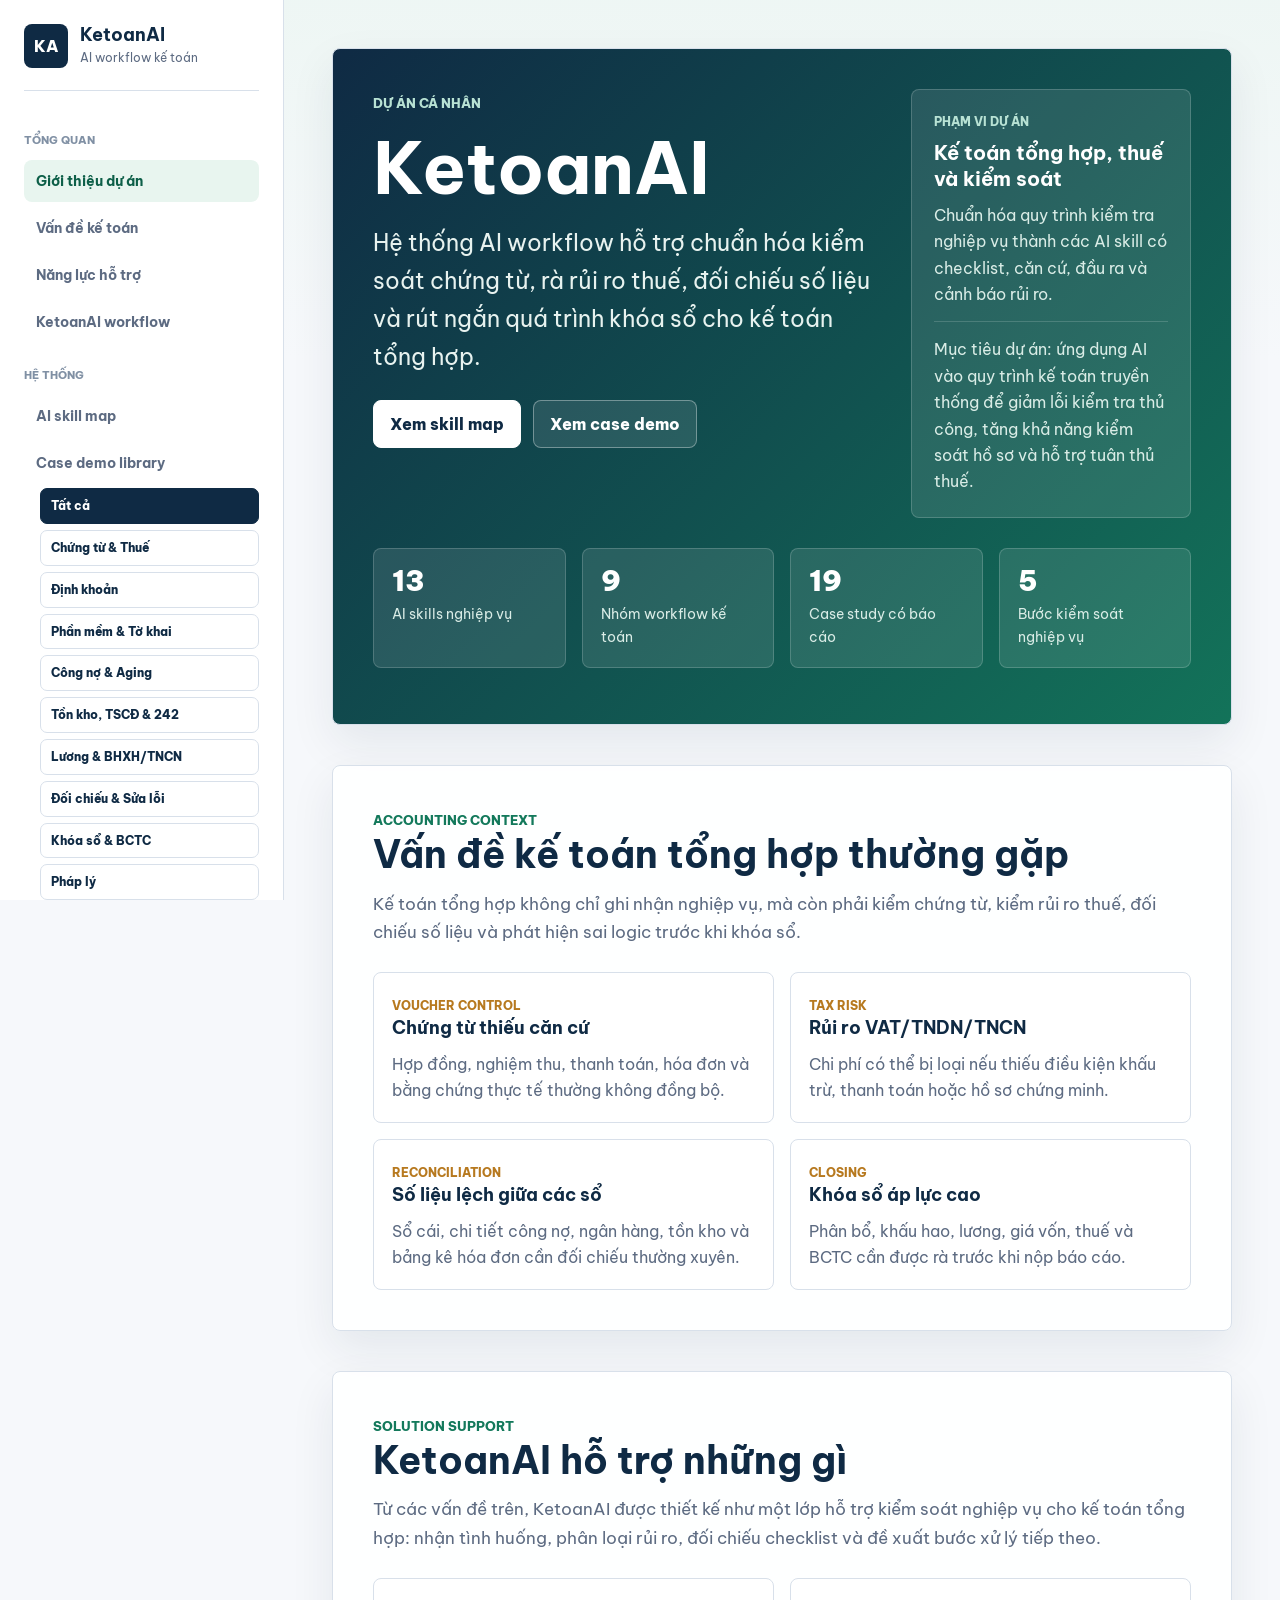
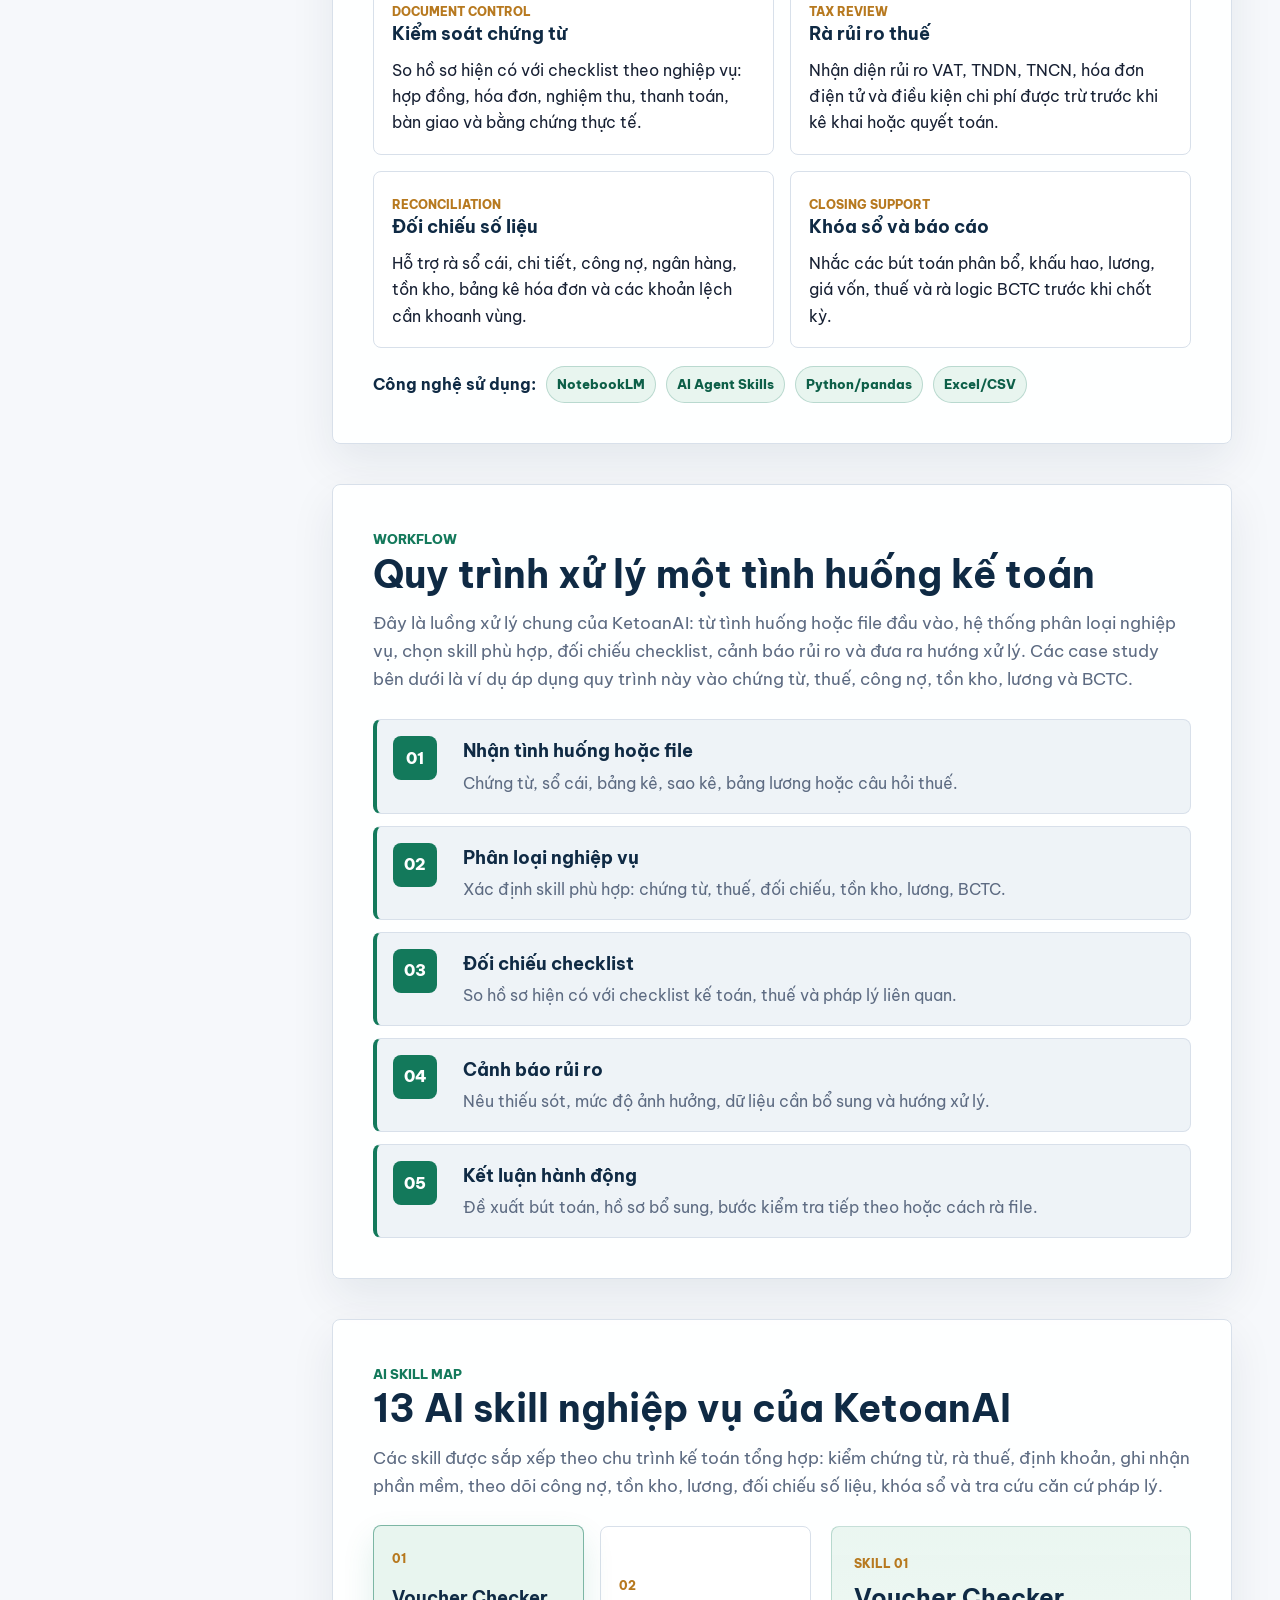
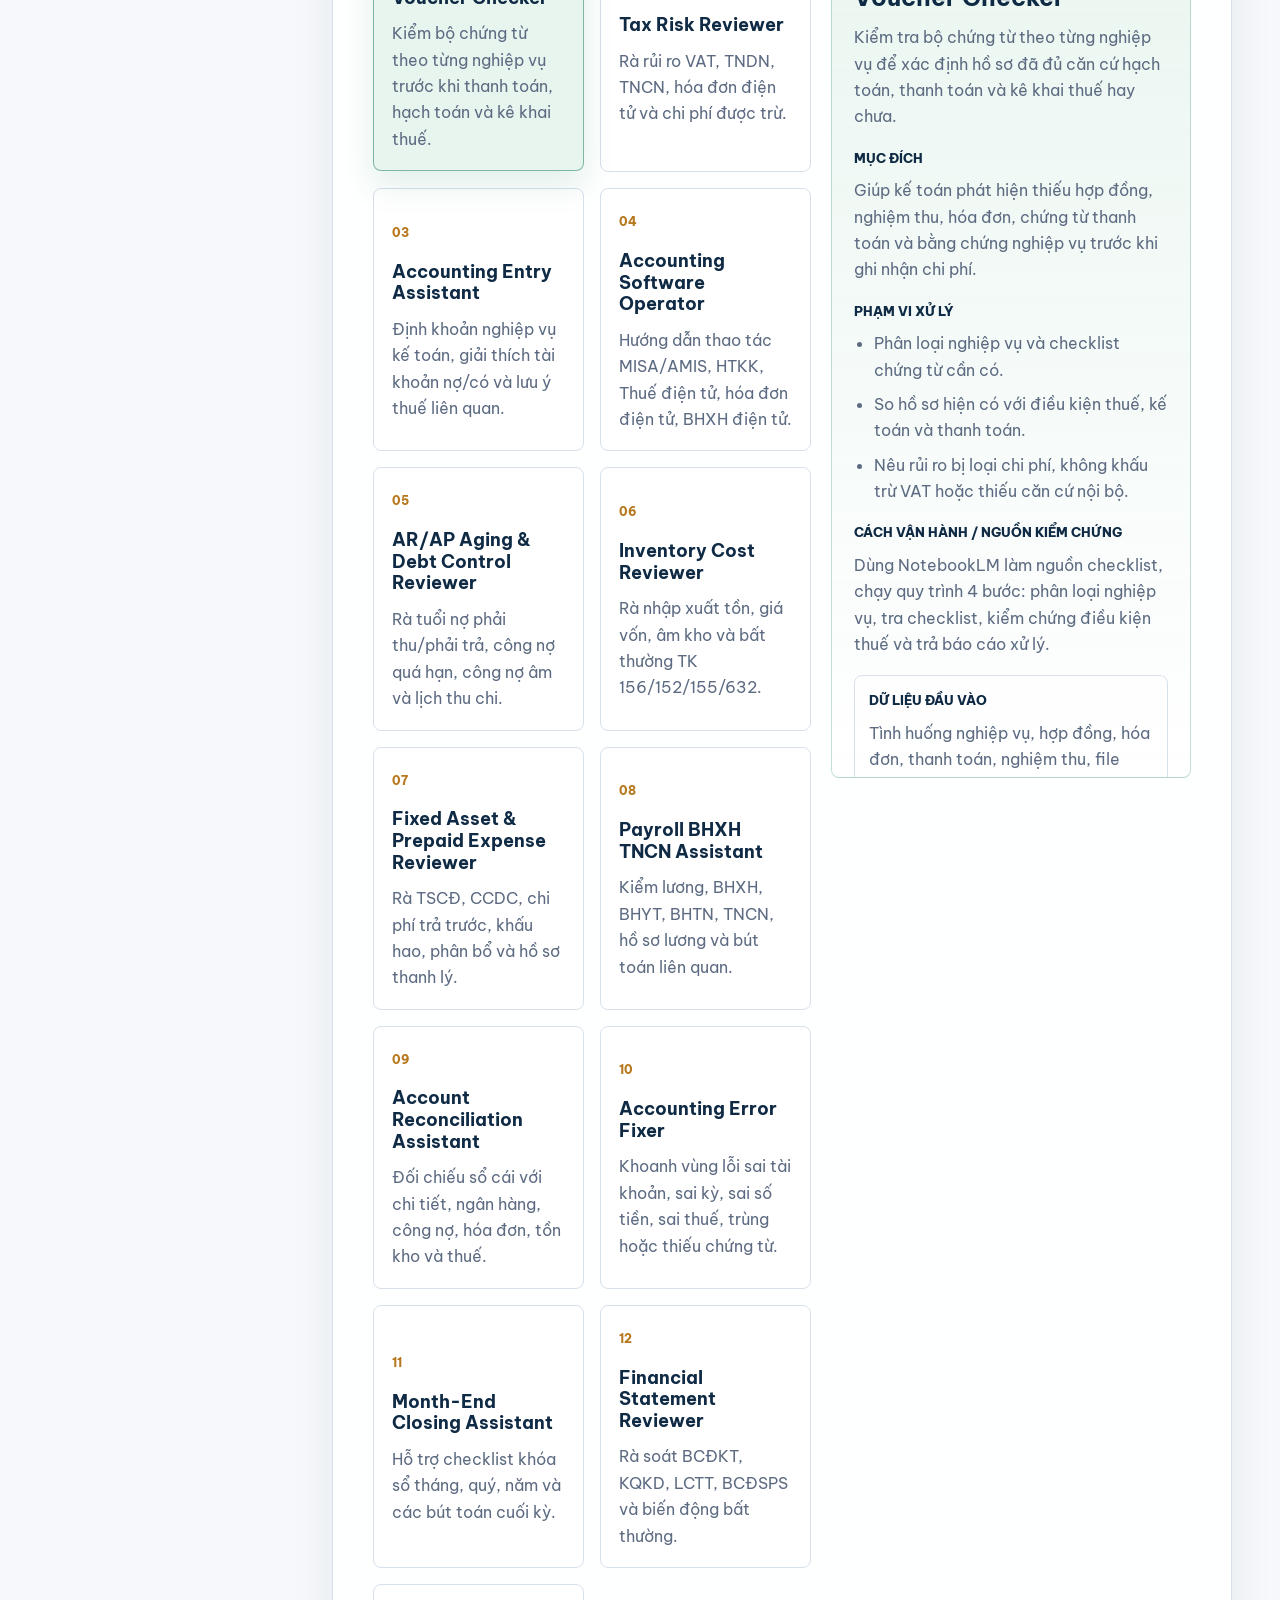
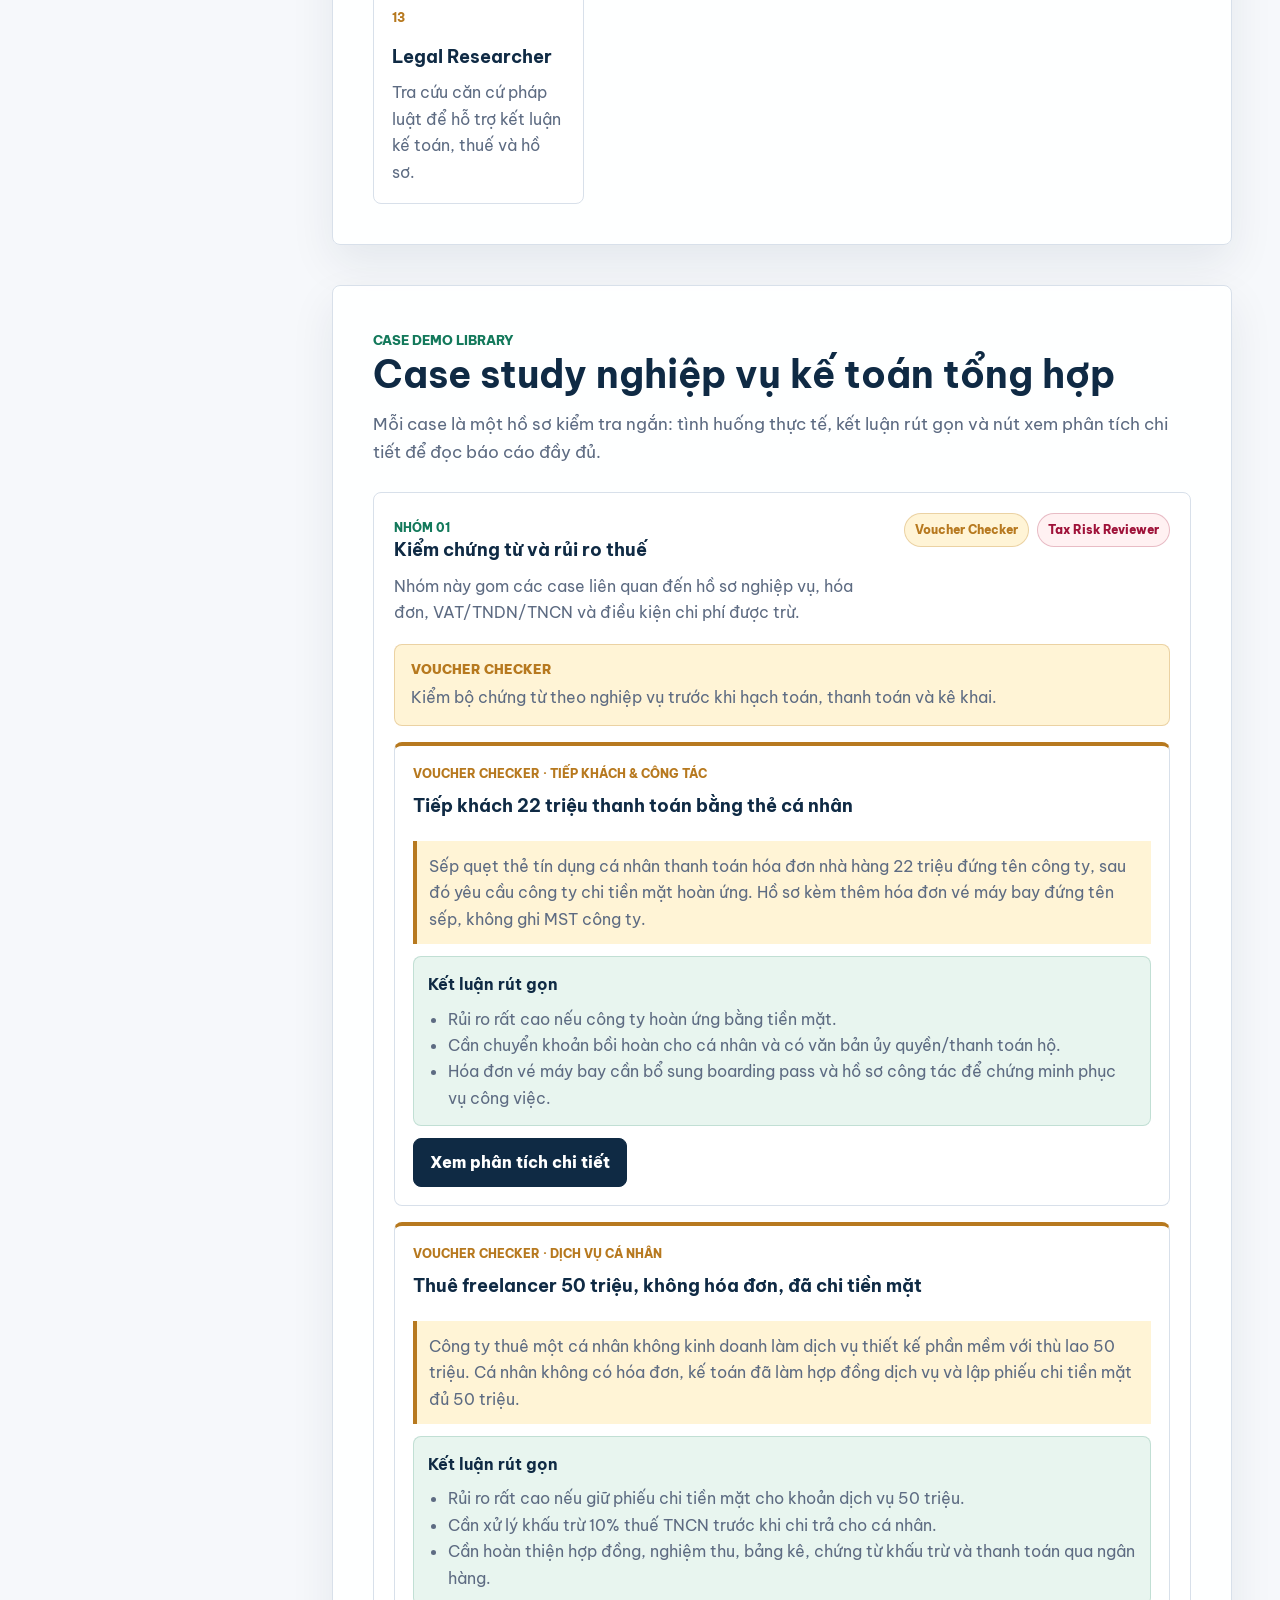
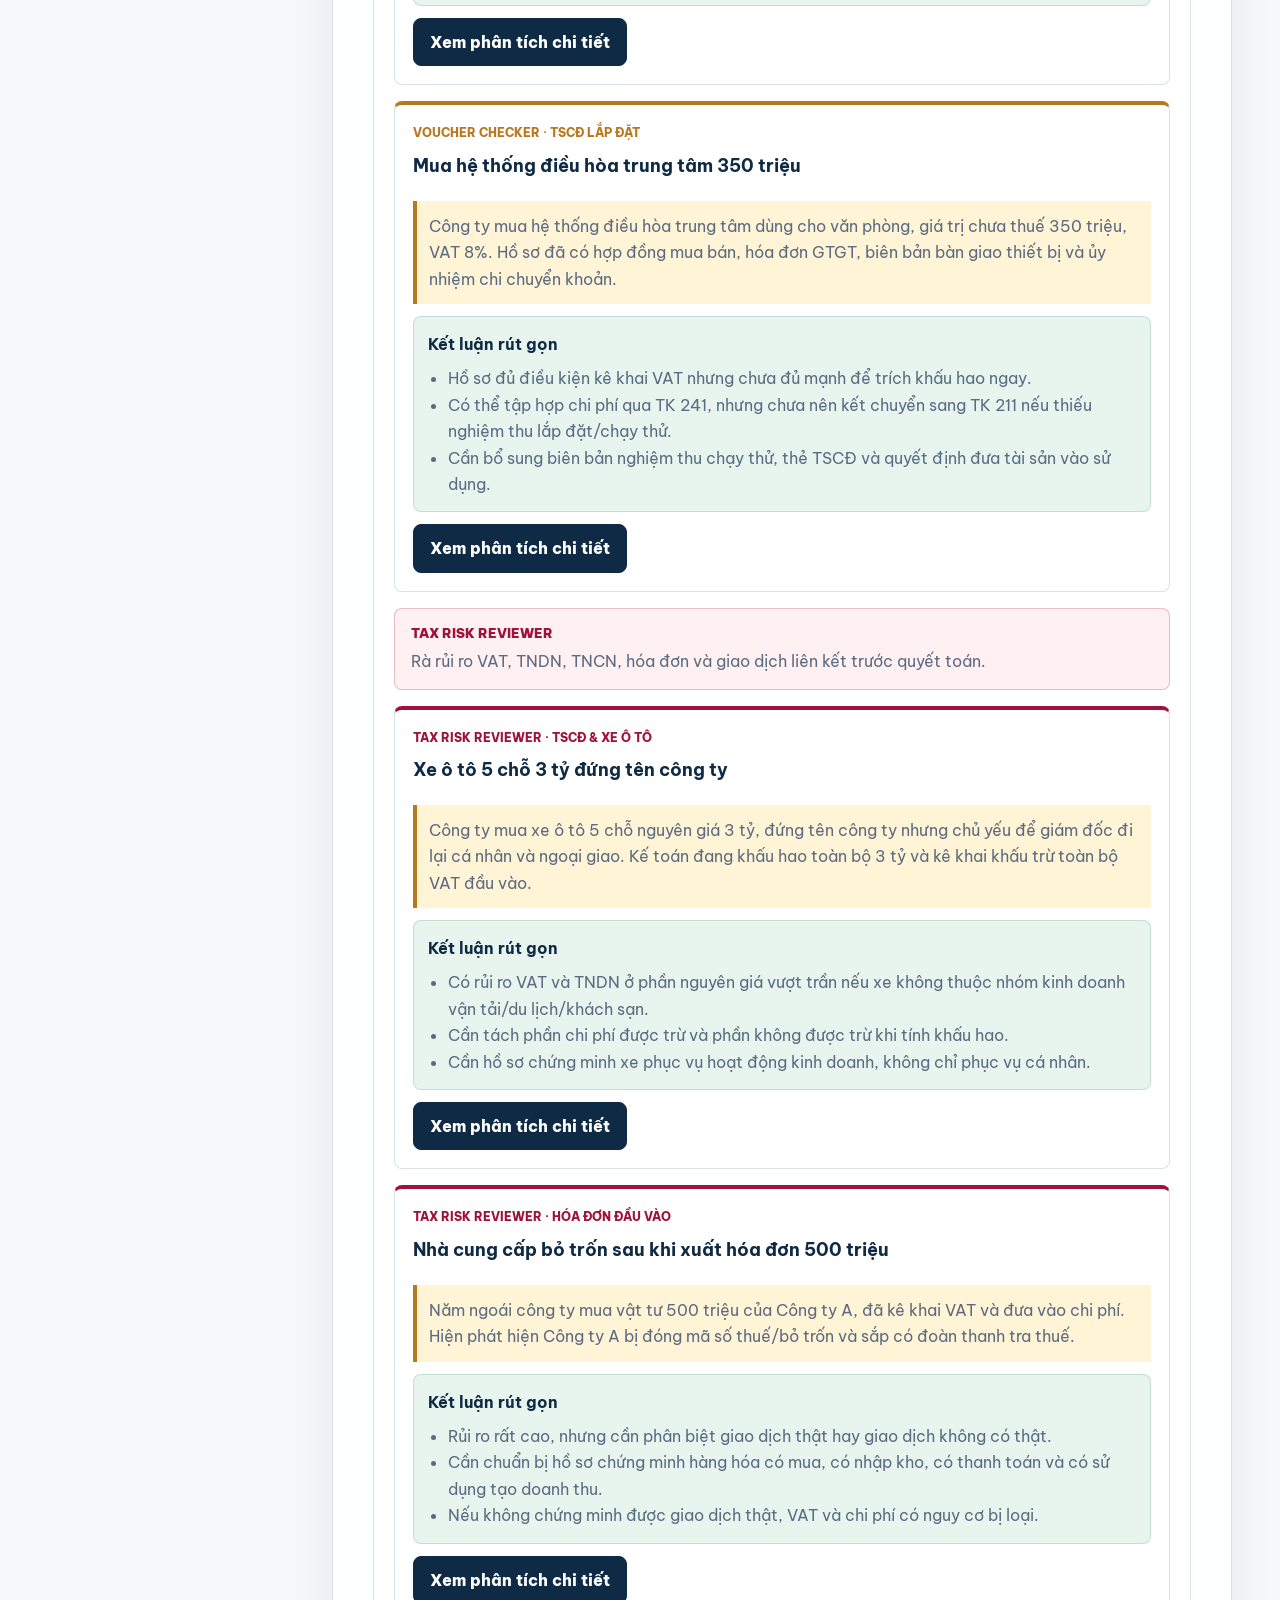
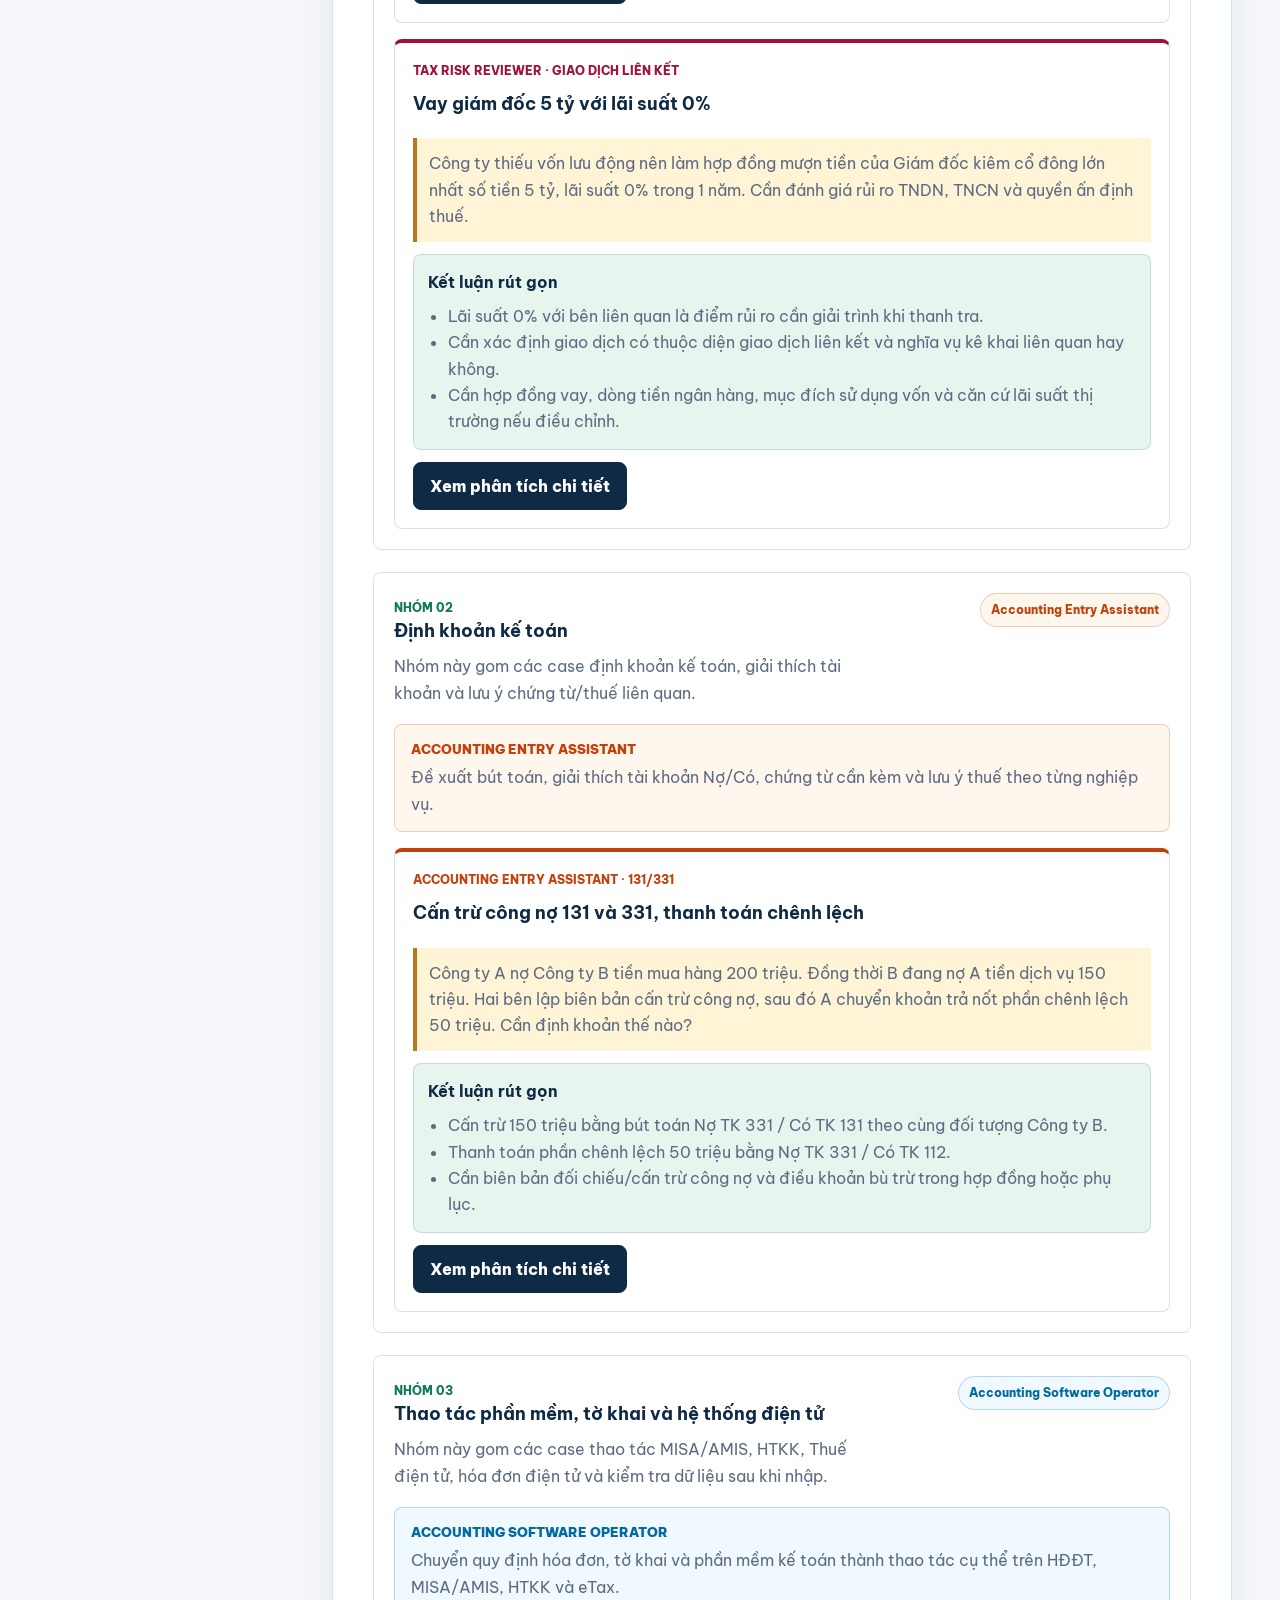
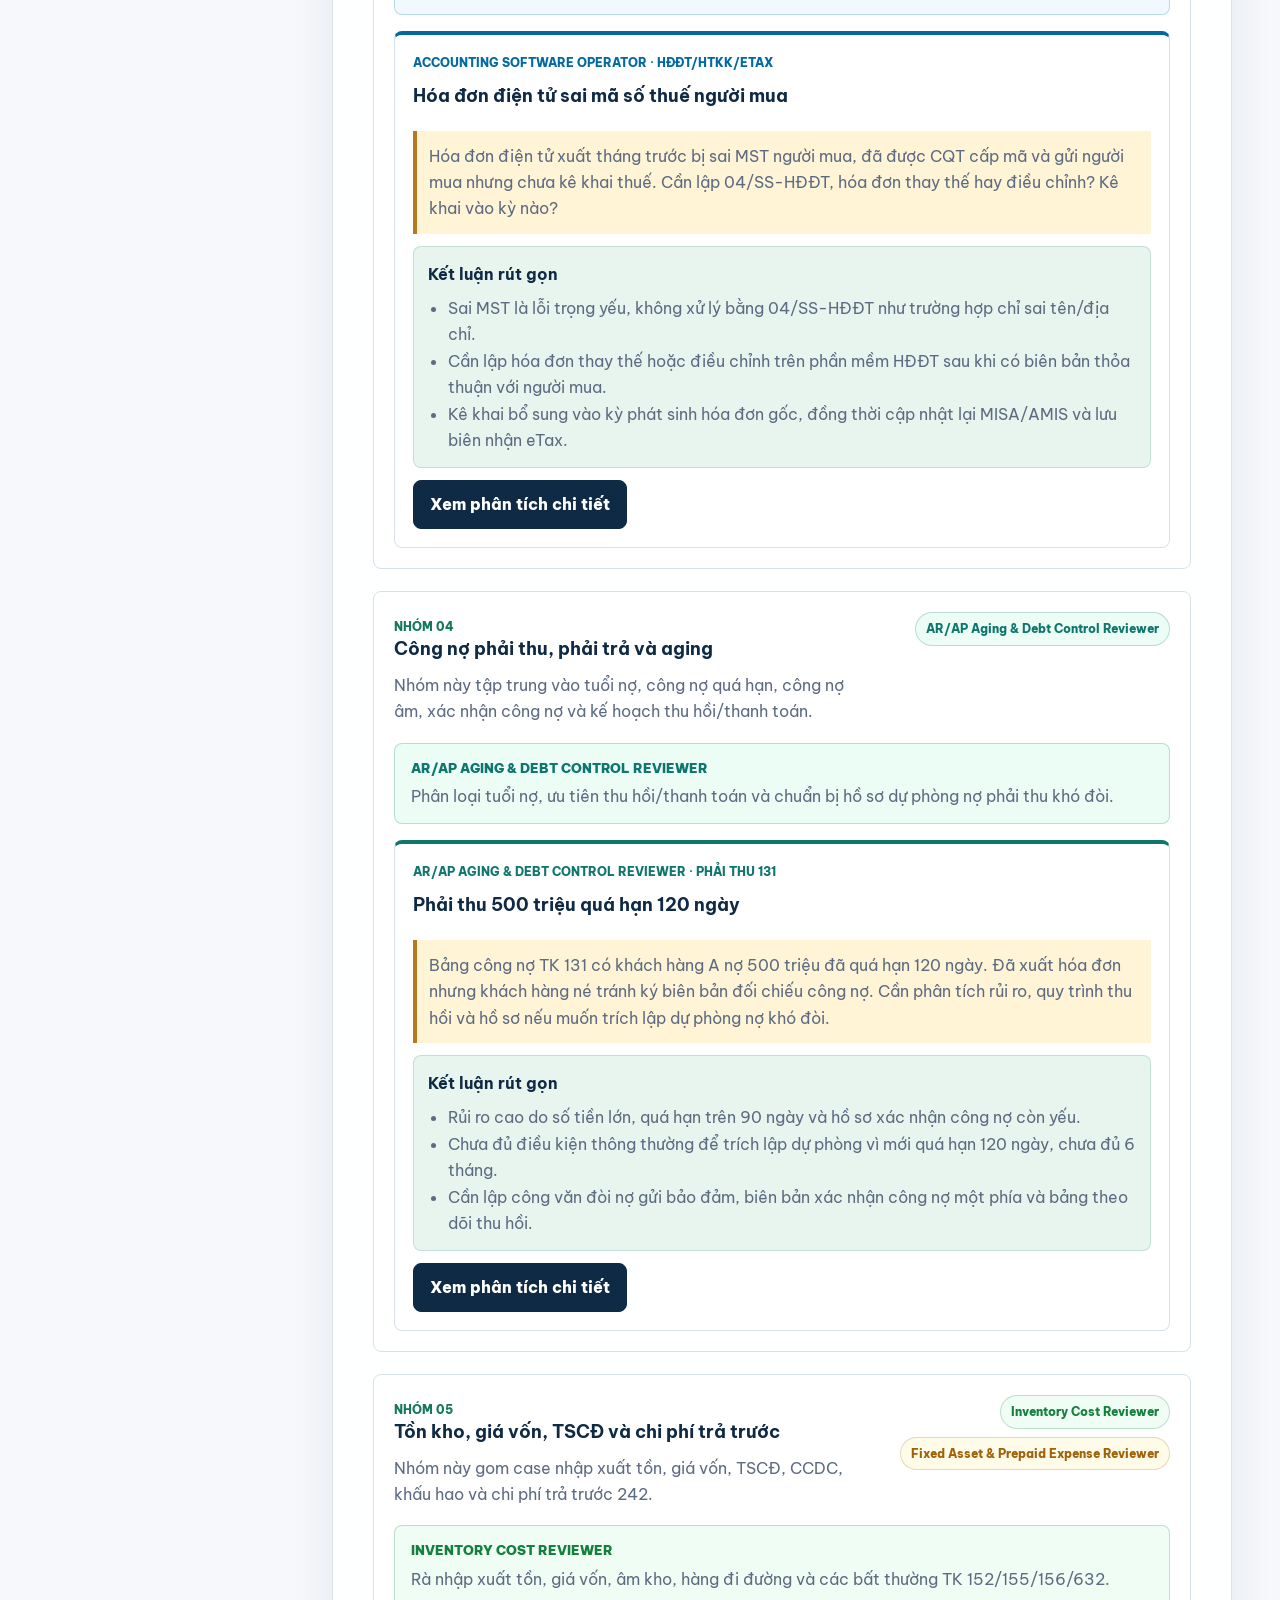
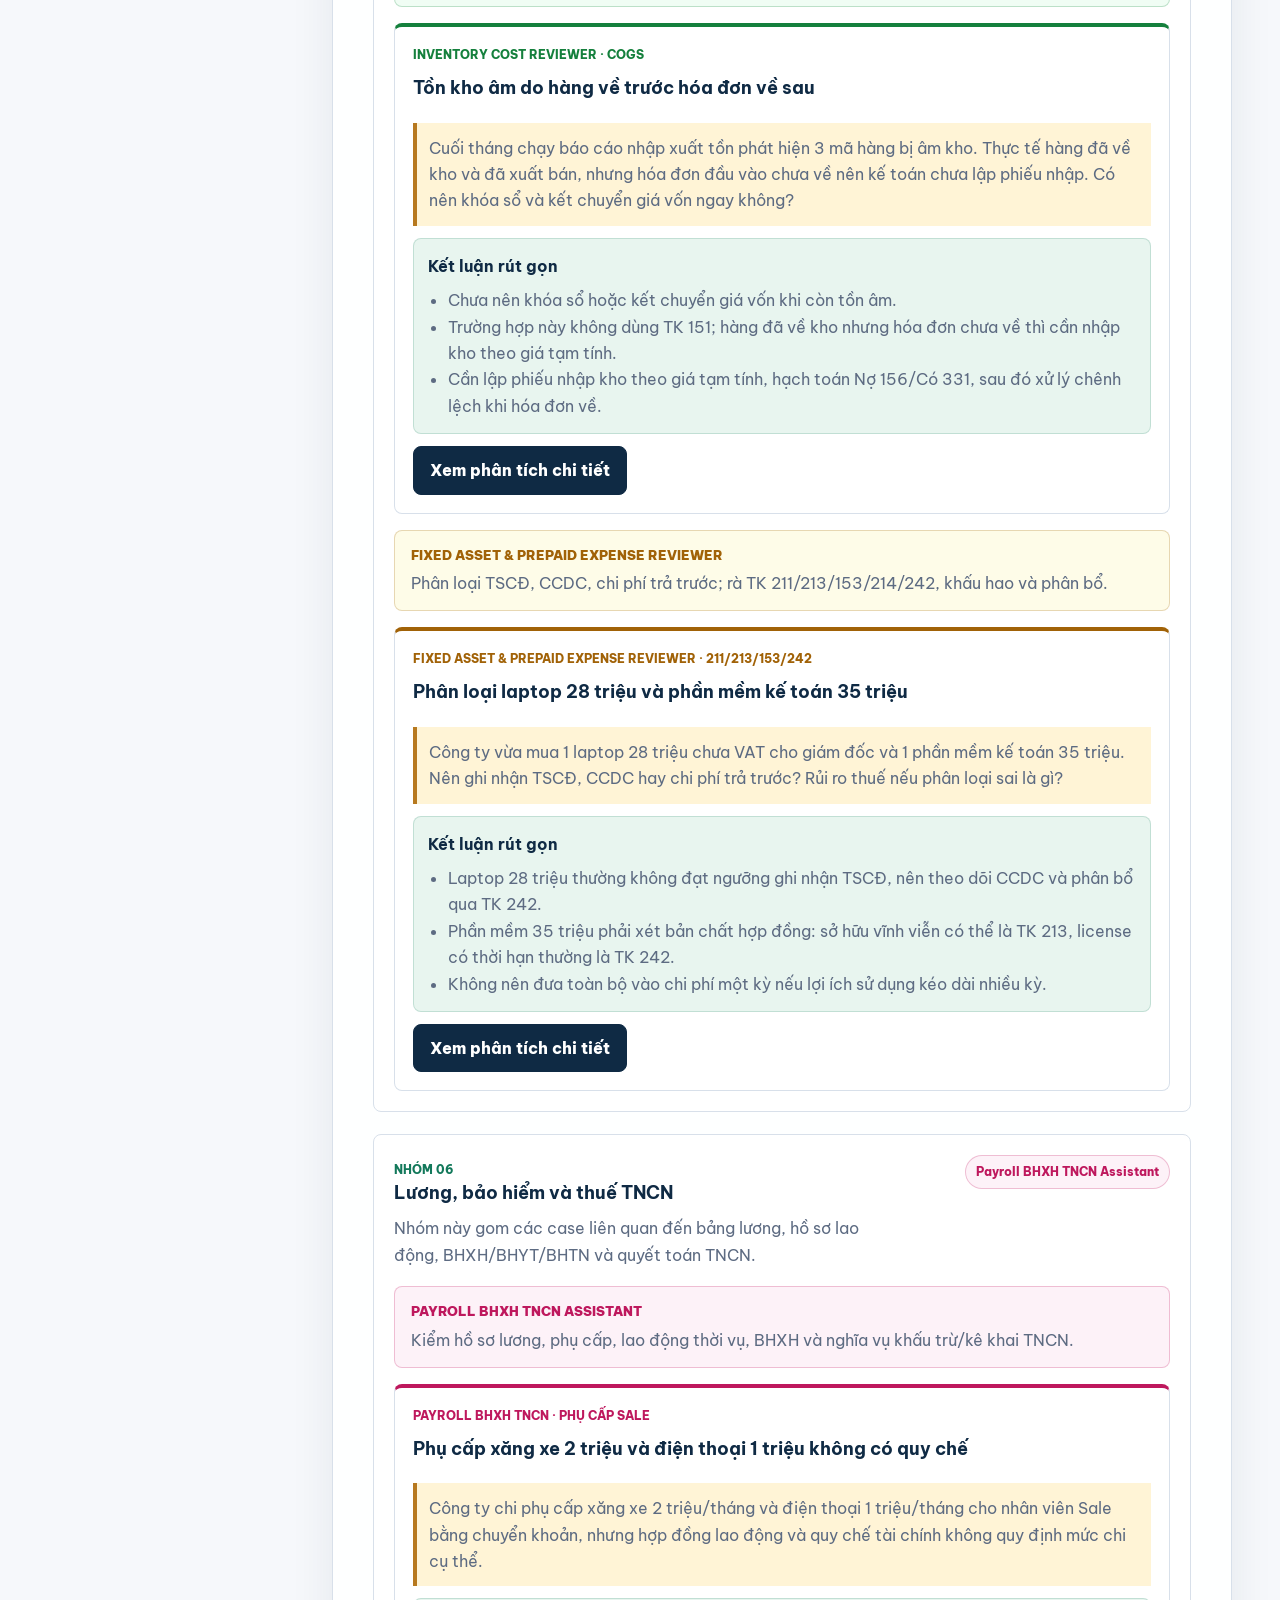
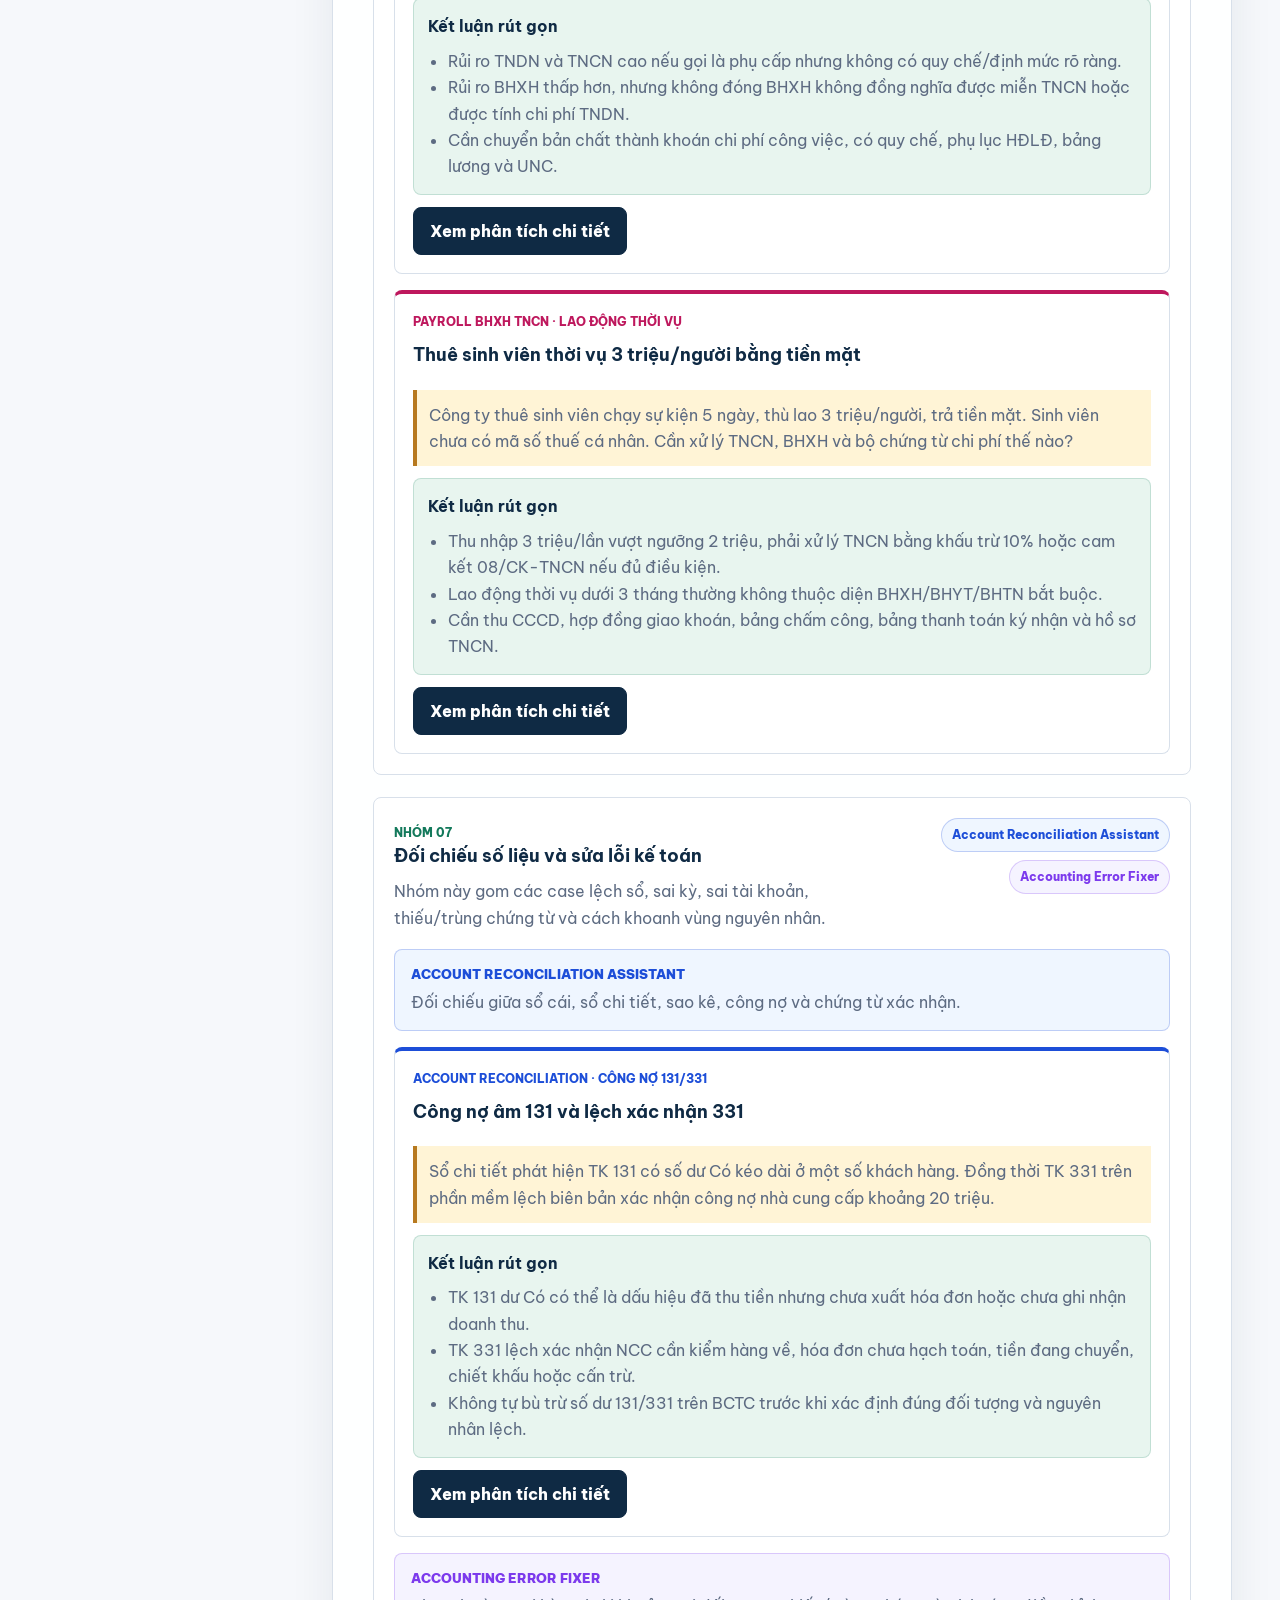
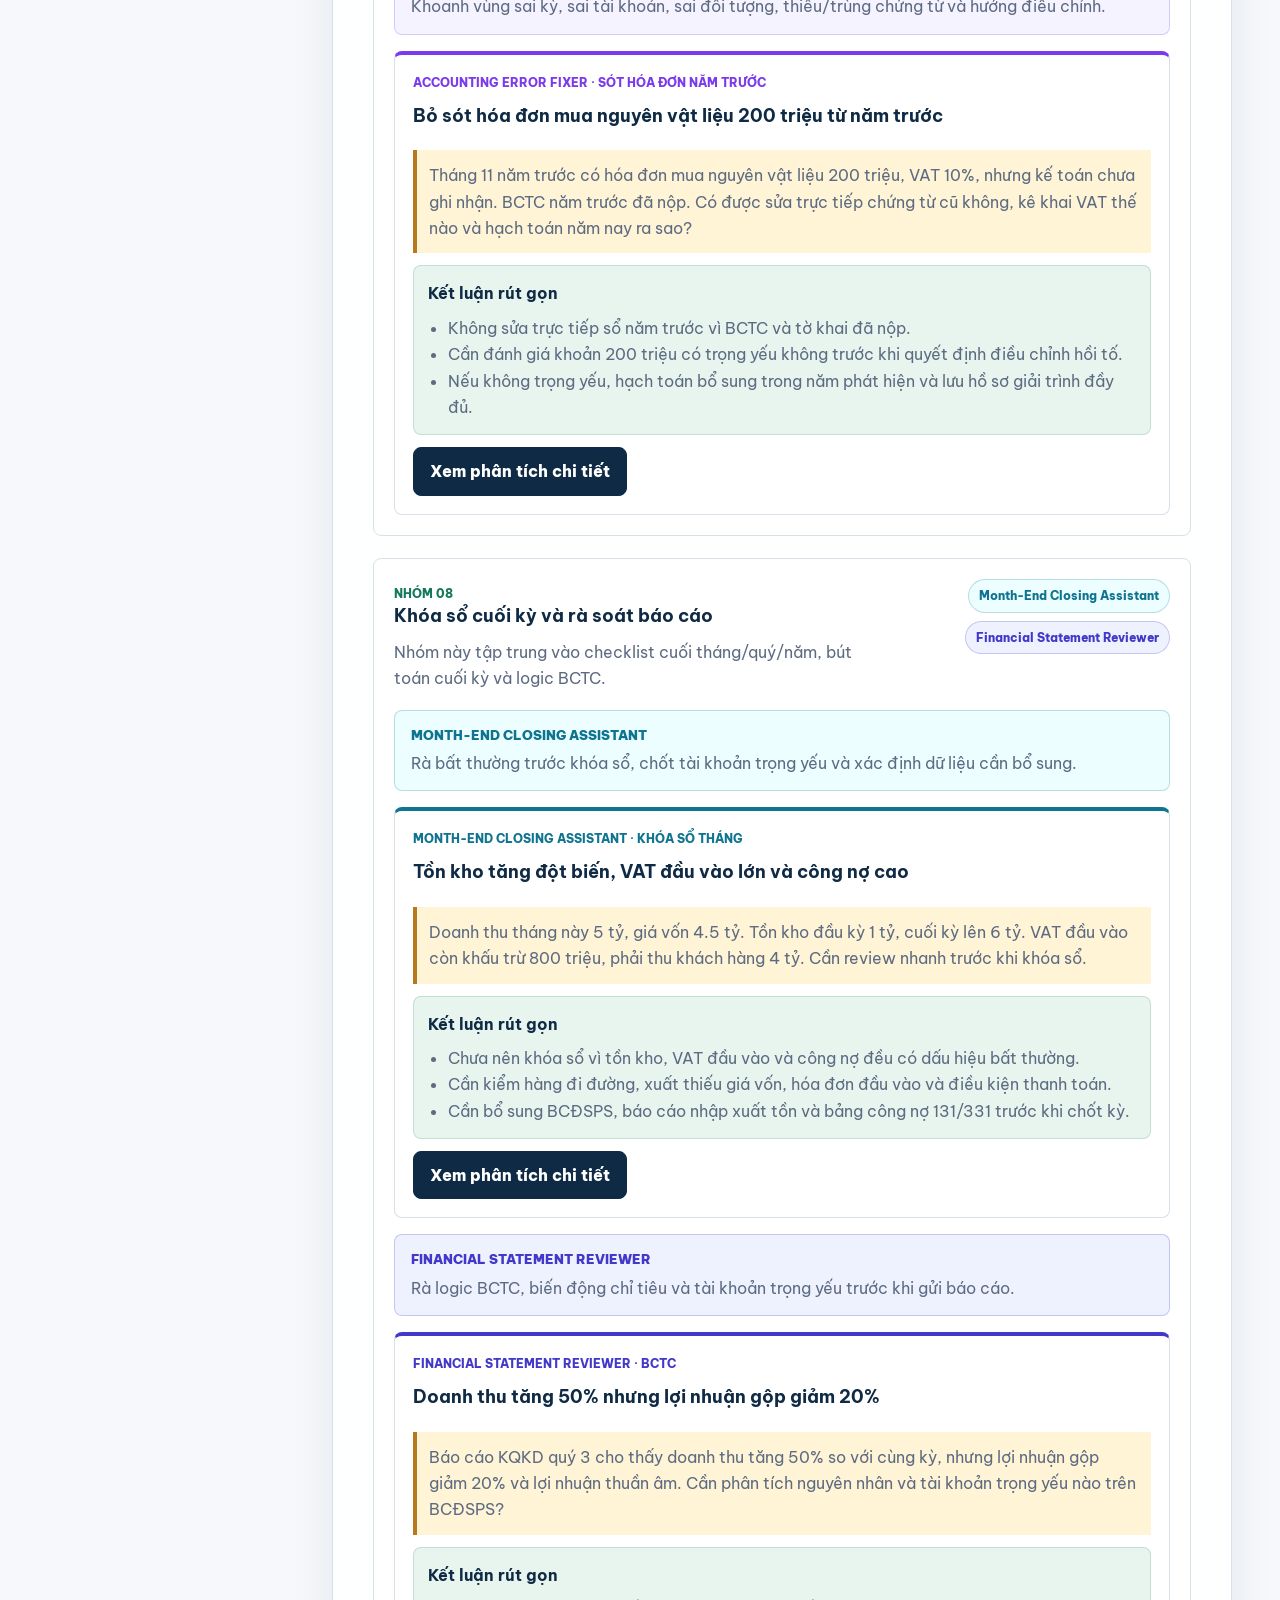
<file: index.html>
<!doctype html>
<html lang="vi">
  <head>
    <meta charset="utf-8">
    <meta name="viewport" content="width=device-width, initial-scale=1">
    <title>KetoanAI | Trợ lý AI hỗ trợ kế toán tổng hợp</title>
    <meta name="description" content="KetoanAI là dự án portfolio về AI workflow hỗ trợ kế toán tổng hợp, thuế, kiểm soát chứng từ, đối chiếu số liệu và rà soát BCTC.">
    <link rel="preconnect" href="https://fonts.googleapis.com">
    <link rel="preconnect" href="https://fonts.gstatic.com" crossorigin>
    <link href="https://fonts.googleapis.com/css2?family=Be+Vietnam+Pro:wght@400;500;600;700;800&display=swap" rel="stylesheet">
    <link rel="stylesheet" href="assets/css/styles.css?v=20260514-pages">
  </head>
  <body>
    <a class="skip-link" href="#main">Bỏ qua điều hướng</a>
    <button class="menu-toggle" type="button" aria-expanded="false" aria-controls="sidebar">
      <span></span>
      <span></span>
      <span></span>
      <span class="sr-only">Mở menu</span>
    </button>

    <aside class="sidebar" id="sidebar">
      <div class="brand">
        <span class="brand-mark">KA</span>
        <div>
          <strong>KetoanAI</strong>
          <span>AI workflow kế toán</span>
        </div>
      </div>

      <nav aria-label="Điều hướng nội dung">
        <p>Tổng Quan</p>
        <a href="#overview">Giới thiệu dự án</a>
        <a href="#problem">Vấn đề kế toán</a>
        <a href="#support">Năng lực hỗ trợ</a>
        <a href="#workflow">KetoanAI workflow</a>
        <p>Hệ Thống</p>
        <a href="#skills">AI skill map</a>
        <a href="#cases">Case demo library</a>
      </nav>

        <div class="sidebar-case-filters" aria-label="Bộ lọc case demo">
          <button class="filter-button active" type="button" data-filter="all">Tất cả</button>
          <button class="filter-button" type="button" data-filter="voucher-tax-control">Chứng từ & Thuế</button>
          <button class="filter-button" type="button" data-filter="exam-thinking-control">Định khoản</button>
          <button class="filter-button" type="button" data-filter="software-filing-control">Phần mềm & Tờ khai</button>
          <button class="filter-button" type="button" data-filter="debt-aging-control">Công nợ & Aging</button>
          <button class="filter-button" type="button" data-filter="inventory-asset-control">Tồn kho, TSCĐ & 242</button>
          <button class="filter-button" type="button" data-filter="payroll-control">Lương & BHXH/TNCN</button>
          <button class="filter-button" type="button" data-filter="reconciliation-error-control">Đối chiếu & Sửa lỗi</button>
          <button class="filter-button" type="button" data-filter="closing-reporting-control">Khóa sổ & BCTC</button>
          <button class="filter-button" type="button" data-filter="legal-control">Pháp lý</button>
        </div>

      <nav aria-label="Điều hướng liên hệ">
        <p>Liên Hệ</p>
        <a href="#contact">Về ứng viên</a>
      </nav>
    </aside>

    <div class="sidebar-overlay" aria-hidden="true"></div>

    <main id="main" class="page-shell">
      <section id="overview" class="section hero-section">
        <div class="hero-layout">
          <div>
            <span class="eyebrow">Dự án cá nhân</span>
            <h1>KetoanAI</h1>
            <p class="hero-copy">Hệ thống AI workflow hỗ trợ chuẩn hóa kiểm soát chứng từ, rà rủi ro thuế, đối chiếu số liệu và rút ngắn quá trình khóa sổ cho kế toán tổng hợp.</p>
            <div class="hero-actions">
              <a class="button primary" href="#skills">Xem skill map</a>
              <a class="button secondary" href="#cases">Xem case demo</a>
            </div>
          </div>
          <div class="hero-panel" aria-label="Thông tin nhanh về KetoanAI">
            <span class="panel-label">Phạm vi dự án</span>
            <strong>Kế toán tổng hợp, thuế và kiểm soát</strong>
            <p>Chuẩn hóa quy trình kiểm tra nghiệp vụ thành các AI skill có checklist, căn cứ, đầu ra và cảnh báo rủi ro.</p>
            <p class="project-goal">Mục tiêu dự án: ứng dụng AI vào quy trình kế toán truyền thống để giảm lỗi kiểm tra thủ công, tăng khả năng kiểm soát hồ sơ và hỗ trợ tuân thủ thuế.</p>
          </div>
        </div>

        <dl class="metric-grid">
          <div>
            <dt>13</dt>
            <dd>AI skills nghiệp vụ</dd>
          </div>
          <div>
            <dt>9</dt>
            <dd>Nhóm workflow kế toán</dd>
          </div>
          <div>
            <dt>19</dt>
            <dd>Case study có báo cáo</dd>
          </div>
          <div>
            <dt>5</dt>
            <dd>Bước kiểm soát nghiệp vụ</dd>
          </div>
        </dl>
      </section>

      <section id="problem" class="section">
        <div class="section-heading">
          <span class="eyebrow">Accounting Context</span>
          <h2>Vấn đề kế toán tổng hợp thường gặp</h2>
          <p>Kế toán tổng hợp không chỉ ghi nhận nghiệp vụ, mà còn phải kiểm chứng từ, kiểm rủi ro thuế, đối chiếu số liệu và phát hiện sai logic trước khi khóa sổ.</p>
        </div>

        <div class="issue-grid">
          <article>
            <span class="card-kicker">Voucher control</span>
            <h3>Chứng từ thiếu căn cứ</h3>
            <p>Hợp đồng, nghiệm thu, thanh toán, hóa đơn và bằng chứng thực tế thường không đồng bộ.</p>
          </article>
          <article>
            <span class="card-kicker">Tax risk</span>
            <h3>Rủi ro VAT/TNDN/TNCN</h3>
            <p>Chi phí có thể bị loại nếu thiếu điều kiện khấu trừ, thanh toán hoặc hồ sơ chứng minh.</p>
          </article>
          <article>
            <span class="card-kicker">Reconciliation</span>
            <h3>Số liệu lệch giữa các sổ</h3>
            <p>Sổ cái, chi tiết công nợ, ngân hàng, tồn kho và bảng kê hóa đơn cần đối chiếu thường xuyên.</p>
          </article>
          <article>
            <span class="card-kicker">Closing</span>
            <h3>Khóa sổ áp lực cao</h3>
            <p>Phân bổ, khấu hao, lương, giá vốn, thuế và BCTC cần được rà trước khi nộp báo cáo.</p>
          </article>
        </div>
      </section>

      <section id="support" class="section">
        <div class="section-heading">
          <span class="eyebrow">Solution Support</span>
          <h2>KetoanAI hỗ trợ những gì</h2>
          <p>Từ các vấn đề trên, KetoanAI được thiết kế như một lớp hỗ trợ kiểm soát nghiệp vụ cho kế toán tổng hợp: nhận tình huống, phân loại rủi ro, đối chiếu checklist và đề xuất bước xử lý tiếp theo.</p>
        </div>

        <div class="support-grid">
          <article>
            <span class="card-kicker">Document control</span>
            <h3>Kiểm soát chứng từ</h3>
            <p>So hồ sơ hiện có với checklist theo nghiệp vụ: hợp đồng, hóa đơn, nghiệm thu, thanh toán, bàn giao và bằng chứng thực tế.</p>
          </article>
          <article>
            <span class="card-kicker">Tax review</span>
            <h3>Rà rủi ro thuế</h3>
            <p>Nhận diện rủi ro VAT, TNDN, TNCN, hóa đơn điện tử và điều kiện chi phí được trừ trước khi kê khai hoặc quyết toán.</p>
          </article>
          <article>
            <span class="card-kicker">Reconciliation</span>
            <h3>Đối chiếu số liệu</h3>
            <p>Hỗ trợ rà sổ cái, chi tiết, công nợ, ngân hàng, tồn kho, bảng kê hóa đơn và các khoản lệch cần khoanh vùng.</p>
          </article>
          <article>
            <span class="card-kicker">Closing support</span>
            <h3>Khóa sổ và báo cáo</h3>
            <p>Nhắc các bút toán phân bổ, khấu hao, lương, giá vốn, thuế và rà logic BCTC trước khi chốt kỳ.</p>
          </article>
        </div>

        <div class="support-tooling" aria-label="Công nghệ sử dụng của KetoanAI">
          <strong>Công nghệ sử dụng:</strong>
          <span>NotebookLM</span>
          <span>AI Agent Skills</span>
          <span>Python/pandas</span>
          <span>Excel/CSV</span>
        </div>
      </section>

      <section id="workflow" class="section">
        <div class="section-heading">
          <span class="eyebrow">Workflow</span>
          <h2>Quy trình xử lý một tình huống kế toán</h2>
          <p>Đây là luồng xử lý chung của KetoanAI: từ tình huống hoặc file đầu vào, hệ thống phân loại nghiệp vụ, chọn skill phù hợp, đối chiếu checklist, cảnh báo rủi ro và đưa ra hướng xử lý. Các case study bên dưới là ví dụ áp dụng quy trình này vào chứng từ, thuế, công nợ, tồn kho, lương và BCTC.</p>
        </div>

        <ol class="workflow-list">
          <li>
            <span class="step-index">01</span>
            <div>
              <strong>Nhận tình huống hoặc file</strong>
              <span>Chứng từ, sổ cái, bảng kê, sao kê, bảng lương hoặc câu hỏi thuế.</span>
            </div>
          </li>
          <li>
            <span class="step-index">02</span>
            <div>
              <strong>Phân loại nghiệp vụ</strong>
              <span>Xác định skill phù hợp: chứng từ, thuế, đối chiếu, tồn kho, lương, BCTC.</span>
            </div>
          </li>
          <li>
            <span class="step-index">03</span>
            <div>
              <strong>Đối chiếu checklist</strong>
              <span>So hồ sơ hiện có với checklist kế toán, thuế và pháp lý liên quan.</span>
            </div>
          </li>
          <li>
            <span class="step-index">04</span>
            <div>
              <strong>Cảnh báo rủi ro</strong>
              <span>Nêu thiếu sót, mức độ ảnh hưởng, dữ liệu cần bổ sung và hướng xử lý.</span>
            </div>
          </li>
          <li>
            <span class="step-index">05</span>
            <div>
              <strong>Kết luận hành động</strong>
              <span>Đề xuất bút toán, hồ sơ bổ sung, bước kiểm tra tiếp theo hoặc cách rà file.</span>
            </div>
          </li>
        </ol>
      </section>

      <section id="skills" class="section">
        <div class="section-heading">
          <span class="eyebrow">AI Skill Map</span>
          <h2>13 AI skill nghiệp vụ của KetoanAI</h2>
          <p>Các skill được sắp xếp theo chu trình kế toán tổng hợp: kiểm chứng từ, rà thuế, định khoản, ghi nhận phần mềm, theo dõi công nợ, tồn kho, lương, đối chiếu số liệu, khóa sổ và tra cứu căn cứ pháp lý.</p>
        </div>

        <div class="skill-layout">
          <div class="skill-grid" aria-label="Danh sách skill KetoanAI">
            <button class="skill-card active" type="button" data-skill-id="voucher-checker" aria-selected="true"><span>01</span><h3>Voucher Checker</h3><p>Kiểm bộ chứng từ theo từng nghiệp vụ trước khi thanh toán, hạch toán và kê khai thuế.</p></button>
            <button class="skill-card" type="button" data-skill-id="tax-risk-reviewer" aria-selected="false"><span>02</span><h3>Tax Risk Reviewer</h3><p>Rà rủi ro VAT, TNDN, TNCN, hóa đơn điện tử và chi phí được trừ.</p></button>
            <button class="skill-card" type="button" data-skill-id="accounting-entry-assistant" aria-selected="false"><span>03</span><h3>Accounting Entry Assistant</h3><p>Định khoản nghiệp vụ kế toán, giải thích tài khoản nợ/có và lưu ý thuế liên quan.</p></button>
            <button class="skill-card" type="button" data-skill-id="accounting-software-operator" aria-selected="false"><span>04</span><h3>Accounting Software Operator</h3><p>Hướng dẫn thao tác MISA/AMIS, HTKK, Thuế điện tử, hóa đơn điện tử, BHXH điện tử.</p></button>
            <button class="skill-card" type="button" data-skill-id="ar-ap-aging-debt-control-reviewer" aria-selected="false"><span>05</span><h3>AR/AP Aging & Debt Control Reviewer</h3><p>Rà tuổi nợ phải thu/phải trả, công nợ quá hạn, công nợ âm và lịch thu chi.</p></button>
            <button class="skill-card" type="button" data-skill-id="inventory-cost-reviewer" aria-selected="false"><span>06</span><h3>Inventory Cost Reviewer</h3><p>Rà nhập xuất tồn, giá vốn, âm kho và bất thường TK 156/152/155/632.</p></button>
            <button class="skill-card" type="button" data-skill-id="fixed-asset-prepaid-expense-reviewer" aria-selected="false"><span>07</span><h3>Fixed Asset & Prepaid Expense Reviewer</h3><p>Rà TSCĐ, CCDC, chi phí trả trước, khấu hao, phân bổ và hồ sơ thanh lý.</p></button>
            <button class="skill-card" type="button" data-skill-id="payroll-bhxh-tncn-assistant" aria-selected="false"><span>08</span><h3>Payroll BHXH TNCN Assistant</h3><p>Kiểm lương, BHXH, BHYT, BHTN, TNCN, hồ sơ lương và bút toán liên quan.</p></button>
            <button class="skill-card" type="button" data-skill-id="account-reconciliation-assistant" aria-selected="false"><span>09</span><h3>Account Reconciliation Assistant</h3><p>Đối chiếu sổ cái với chi tiết, ngân hàng, công nợ, hóa đơn, tồn kho và thuế.</p></button>
            <button class="skill-card" type="button" data-skill-id="accounting-error-fixer" aria-selected="false"><span>10</span><h3>Accounting Error Fixer</h3><p>Khoanh vùng lỗi sai tài khoản, sai kỳ, sai số tiền, sai thuế, trùng hoặc thiếu chứng từ.</p></button>
            <button class="skill-card" type="button" data-skill-id="month-end-closing-assistant" aria-selected="false"><span>11</span><h3>Month-End Closing Assistant</h3><p>Hỗ trợ checklist khóa sổ tháng, quý, năm và các bút toán cuối kỳ.</p></button>
            <button class="skill-card" type="button" data-skill-id="financial-statement-reviewer" aria-selected="false"><span>12</span><h3>Financial Statement Reviewer</h3><p>Rà soát BCĐKT, KQKD, LCTT, BCĐSPS và biến động bất thường.</p></button>
            <button class="skill-card" type="button" data-skill-id="legal-researcher" aria-selected="false"><span>13</span><h3>Legal Researcher</h3><p>Tra cứu căn cứ pháp luật để hỗ trợ kết luận kế toán, thuế và hồ sơ.</p></button>
          </div>

          <aside class="skill-detail-panel" aria-live="polite" aria-label="Thông tin chi tiết skill đang chọn">
            <span class="detail-kicker" id="skill-detail-kicker">Skill 01</span>
            <h3 id="skill-detail-title">Voucher Checker</h3>
            <p id="skill-detail-intro">Kiểm tra bộ chứng từ theo từng nghiệp vụ để xác định hồ sơ đã đủ căn cứ hạch toán, thanh toán và kê khai thuế hay chưa.</p>

            <div class="detail-block">
              <h4>Mục đích</h4>
              <p id="skill-detail-purpose">Giúp kế toán phát hiện thiếu hợp đồng, nghiệm thu, hóa đơn, chứng từ thanh toán và bằng chứng nghiệp vụ trước khi ghi nhận chi phí.</p>
            </div>

            <div class="detail-block">
              <h4>Phạm vi xử lý</h4>
              <ul id="skill-detail-actions">
                <li>Phân loại nghiệp vụ và checklist chứng từ cần có.</li>
                <li>So hồ sơ hiện có với điều kiện thuế, kế toán và thanh toán.</li>
                <li>Nêu rủi ro bị loại chi phí, không khấu trừ VAT hoặc thiếu căn cứ nội bộ.</li>
              </ul>
            </div>

            <div class="detail-block">
              <h4>Cách vận hành / nguồn kiểm chứng</h4>
              <p id="skill-detail-method">Dùng NotebookLM làm nguồn checklist, chạy quy trình 4 bước: phân loại nghiệp vụ, tra checklist, kiểm chứng điều kiện thuế và trả báo cáo xử lý.</p>
            </div>

            <div class="detail-grid">
              <div>
                <h4>Dữ liệu đầu vào</h4>
                <p id="skill-detail-input">Tình huống nghiệp vụ, hợp đồng, hóa đơn, thanh toán, nghiệm thu, file chứng từ.</p>
              </div>
              <div>
                <h4>Kết quả đầu ra</h4>
                <p id="skill-detail-output">Kết luận đủ/thiếu hồ sơ, rủi ro chính và chứng từ cần bổ sung.</p>
              </div>
            </div>

            <div class="detail-example">
              <h4>Ví dụ tình huống</h4>
              <p id="skill-detail-example">Dịch vụ marketing 55 triệu có hóa đơn và chuyển khoản nhưng thiếu biên bản nghiệm thu.</p>
            </div>
          </aside>
        </div>
      </section>

      <section id="cases" class="section">
        <div class="section-heading">
          <span class="eyebrow">Case Demo Library</span>
          <h2>Case study nghiệp vụ kế toán tổng hợp</h2>
          <p>Mỗi case là một hồ sơ kiểm tra ngắn: tình huống thực tế, kết luận rút gọn và nút xem phân tích chi tiết để đọc báo cáo đầy đủ.</p>
        </div>

        <div class="case-library-layout">
          <div class="case-group-list">
          <section class="case-group" data-case-group="voucher-tax-control">
            <div class="case-group-header">
              <div>
                <span class="case-group-index">Nhóm 01</span>
                <h3>Kiểm chứng từ và rủi ro thuế</h3>
                <p>Nhóm này gom các case liên quan đến hồ sơ nghiệp vụ, hóa đơn, VAT/TNDN/TNCN và điều kiện chi phí được trừ.</p>
              </div>
              <div class="case-skill-list">
                <span class="skill-pill-voucher">Voucher Checker</span>
                <span class="skill-pill-tax">Tax Risk Reviewer</span>
              </div>
            </div>

            <div class="case-grid">
              <div class="case-subgroup-heading skill-section-voucher">
                <span>Voucher Checker</span>
                <p>Kiểm bộ chứng từ theo nghiệp vụ trước khi hạch toán, thanh toán và kê khai.</p>
              </div>

              <article class="case-card featured-case" data-case-id="voucher-entertainment-card-22m">
                <div class="case-meta">Voucher Checker · Tiếp khách & công tác</div>
                <h3>Tiếp khách 22 triệu thanh toán bằng thẻ cá nhân</h3>
                <p class="case-question">Sếp quẹt thẻ tín dụng cá nhân thanh toán hóa đơn nhà hàng 22 triệu đứng tên công ty, sau đó yêu cầu công ty chi tiền mặt hoàn ứng. Hồ sơ kèm thêm hóa đơn vé máy bay đứng tên sếp, không ghi MST công ty.</p>
                <div class="case-summary">
                  <strong>Kết luận rút gọn</strong>
                  <ul>
                    <li>Rủi ro rất cao nếu công ty hoàn ứng bằng tiền mặt.</li>
                    <li>Cần chuyển khoản bồi hoàn cho cá nhân và có văn bản ủy quyền/thanh toán hộ.</li>
                    <li>Hóa đơn vé máy bay cần bổ sung boarding pass và hồ sơ công tác để chứng minh phục vụ công việc.</li>
                  </ul>
                </div>
                <button class="case-report-toggle" type="button" aria-expanded="false" aria-controls="voucher-entertainment-card-22m-report">
                  Xem phân tích chi tiết
                </button>

                <div class="case-full-report" id="voucher-entertainment-card-22m-report" hidden>
                  <h4>KẾT LUẬN NHANH</h4>
                  <ul>
                    <li><strong>Mức độ an toàn:</strong> Rất thấp nếu xử lý hoàn ứng bằng tiền mặt.</li>
                    <li><strong>Có nên hạch toán ngay không:</strong> Chưa nên chốt hồ sơ cho tới khi đủ chứng từ thanh toán hộ và hồ sơ công tác.</li>
                    <li><strong>Có nên chi tiền mặt hoàn ứng không:</strong> Không. Khoản bồi hoàn nên đi qua ngân hàng để bảo vệ điều kiện chi phí và VAT.</li>
                    <li><strong>Điểm cần xử lý gấp:</strong> Lập hồ sơ ủy quyền/thanh toán hộ, chuyển khoản bồi hoàn, bổ sung boarding pass và chứng từ công tác.</li>
                  </ul>

                  <h4>TÓM TẮT NGHIỆP VỤ</h4>
                  <div class="report-facts">
                    <span>Loại nghiệp vụ: Tiếp khách và công tác phí</span>
                    <span>Giá trị hóa đơn nhà hàng: 22.000.000 VNĐ</span>
                    <span>Thanh toán ban đầu: Thẻ tín dụng cá nhân của sếp</span>
                    <span>Yêu cầu hiện tại: Công ty hoàn ứng bằng tiền mặt</span>
                  </div>

                  <h4>BỘ CHỨNG TỪ CẦN CÓ</h4>
                  <div class="report-table-wrap">
                    <table class="report-table">
                      <thead>
                        <tr>
                          <th>Chứng từ</th>
                          <th>Mục đích kiểm soát</th>
                          <th>Tình trạng</th>
                        </tr>
                      </thead>
                      <tbody>
                        <tr>
                          <td>Hóa đơn GTGT nhà hàng</td>
                          <td>Căn cứ ghi nhận chi phí tiếp khách.</td>
                          <td><span class="status-ok">Đã có</span></td>
                        </tr>
                        <tr>
                          <td>Sao kê/thẻ cá nhân chứng minh đã thanh toán</td>
                          <td>Chứng minh người lao động đã chi hộ công ty.</td>
                          <td><span class="status-risk">Cần bổ sung</span></td>
                        </tr>
                        <tr>
                          <td>Quyết định/ủy quyền thanh toán hộ</td>
                          <td>Làm rõ việc công ty cho phép cá nhân chi hộ.</td>
                          <td><span class="status-risk">Cần bổ sung</span></td>
                        </tr>
                        <tr>
                          <td>Ủy nhiệm chi công ty bồi hoàn cho cá nhân</td>
                          <td>Thay phiếu chi tiền mặt để bảo vệ điều kiện thanh toán.</td>
                          <td><span class="status-risk">Chưa đạt nếu chi tiền mặt</span></td>
                        </tr>
                        <tr>
                          <td>Boarding pass và quyết định công tác</td>
                          <td>Chứng minh vé máy bay phục vụ chuyến công tác thực tế.</td>
                          <td><span class="status-risk">Cần bổ sung</span></td>
                        </tr>
                      </tbody>
                    </table>
                  </div>

                  <h4>RỦI RO VAT, TNDN VÀ HỒ SƠ</h4>
                  <ol>
                    <li><strong>Rủi ro thanh toán tiền mặt:</strong> Nếu hóa đơn giá trị lớn nhưng công ty hoàn ứng bằng tiền mặt, hồ sơ yếu ở điều kiện thanh toán không dùng tiền mặt.</li>
                    <li><strong>Rủi ro bản chất nghiệp vụ:</strong> Cần chứng minh đây là khoản tiếp khách/công tác phục vụ hoạt động kinh doanh, không phải chi cá nhân.</li>
                    <li><strong>Rủi ro vé máy bay:</strong> Hóa đơn vé bay đứng tên cá nhân cần kèm boarding pass, quyết định công tác và lịch trình để chứng minh phát sinh thực tế.</li>
                  </ol>

                  <h4>HƯỚNG XỬ LÝ ĐỀ XUẤT</h4>
                  <ol>
                    <li>Không lập phiếu chi tiền mặt hoàn ứng cho hóa đơn 22 triệu.</li>
                    <li>Lập giấy đề nghị thanh toán kèm sao kê thẻ cá nhân và quyết định/ủy quyền thanh toán hộ.</li>
                    <li>Công ty chuyển khoản bồi hoàn đúng số tiền cho cá nhân, lưu UNC và giấy báo Nợ ngân hàng.</li>
                    <li>Bổ sung quyết định công tác, lịch trình, boarding pass và tài liệu chứng minh mục đích tiếp khách.</li>
                  </ol>

                  <h4>CĂN CỨ PHÁP LÝ TỪ NOTEBOOKLM</h4>
                  <div class="report-note">
                    <ul>
                      <li><strong>Điểm i khoản 2 Điều 26 Nghị định 181/2025/NĐ-CP:</strong> khoản chi do người lao động thanh toán bằng thẻ cá nhân chỉ đủ điều kiện khấu trừ VAT khi công ty thanh toán lại bằng hình thức không dùng tiền mặt.</li>
                      <li><strong>Điểm c2 khoản 1 Điều 9 Nghị định 320/2025/NĐ-CP:</strong> khoản chi do người lao động thanh toán hộ chỉ được tính hợp lệ khi có hồ sơ ủy quyền/quy chế và công ty thanh toán lại phù hợp.</li>
                    </ul>
                  </div>
                </div>
              </article>

              <article class="case-card featured-case" data-case-id="voucher-freelancer-cash-50m">
                <div class="case-meta">Voucher Checker · Dịch vụ cá nhân</div>
                <h3>Thuê freelancer 50 triệu, không hóa đơn, đã chi tiền mặt</h3>
                <p class="case-question">Công ty thuê một cá nhân không kinh doanh làm dịch vụ thiết kế phần mềm với thù lao 50 triệu. Cá nhân không có hóa đơn, kế toán đã làm hợp đồng dịch vụ và lập phiếu chi tiền mặt đủ 50 triệu.</p>
                <div class="case-summary">
                  <strong>Kết luận rút gọn</strong>
                  <ul>
                    <li>Rủi ro rất cao nếu giữ phiếu chi tiền mặt cho khoản dịch vụ 50 triệu.</li>
                    <li>Cần xử lý khấu trừ 10% thuế TNCN trước khi chi trả cho cá nhân.</li>
                    <li>Cần hoàn thiện hợp đồng, nghiệm thu, bảng kê, chứng từ khấu trừ và thanh toán qua ngân hàng.</li>
                  </ul>
                </div>
                <button class="case-report-toggle" type="button" aria-expanded="false" aria-controls="voucher-freelancer-cash-50m-report">
                  Xem phân tích chi tiết
                </button>

                <div class="case-full-report" id="voucher-freelancer-cash-50m-report" hidden>
                  <h4>KẾT LUẬN NHANH</h4>
                  <ul>
                    <li><strong>Mức độ an toàn:</strong> Rất thấp nếu đã chi đủ 50 triệu bằng tiền mặt.</li>
                    <li><strong>Có nên giữ cách xử lý hiện tại không:</strong> Không. Cần điều chỉnh trước khi lưu hồ sơ và kê khai.</li>
                    <li><strong>Điểm cần xử lý gấp:</strong> Hủy/điều chỉnh phiếu chi tiền mặt, khấu trừ TNCN, lập chứng từ khấu trừ và chuyển khoản phần thực nhận.</li>
                  </ul>

                  <h4>TÓM TẮT NGHIỆP VỤ</h4>
                  <div class="report-facts">
                    <span>Loại nghiệp vụ: Thuê cá nhân cung cấp dịch vụ</span>
                    <span>Giá trị hợp đồng: 50.000.000 VNĐ</span>
                    <span>Nhà cung cấp: Cá nhân không kinh doanh, không có hóa đơn</span>
                    <span>Trạng thái hiện tại: Đã lập phiếu chi tiền mặt</span>
                  </div>

                  <h4>HỒ SƠ CẦN CÓ</h4>
                  <div class="report-table-wrap">
                    <table class="report-table">
                      <thead>
                        <tr>
                          <th>Hồ sơ</th>
                          <th>Mục đích</th>
                          <th>Tình trạng đề xuất</th>
                        </tr>
                      </thead>
                      <tbody>
                        <tr>
                          <td>Hợp đồng dịch vụ với cá nhân</td>
                          <td>Xác định công việc, giá trị, thời hạn và nghĩa vụ thuế.</td>
                          <td><span class="status-ok">Đã có, cần rà điều khoản</span></td>
                        </tr>
                        <tr>
                          <td>Biên bản nghiệm thu/sản phẩm bàn giao</td>
                          <td>Chứng minh dịch vụ đã hoàn thành thực tế.</td>
                          <td><span class="status-risk">Cần bổ sung</span></td>
                        </tr>
                        <tr>
                          <td>Bảng kê thu mua dịch vụ/chứng từ nội bộ</td>
                          <td>Hồ sơ thay thế khi cá nhân không xuất hóa đơn.</td>
                          <td><span class="status-risk">Cần bổ sung</span></td>
                        </tr>
                        <tr>
                          <td>Chứng từ khấu trừ thuế TNCN</td>
                          <td>Chứng minh công ty đã khấu trừ và kê khai thuế thay cá nhân.</td>
                          <td><span class="status-risk">Cần lập</span></td>
                        </tr>
                        <tr>
                          <td>Ủy nhiệm chi chuyển khoản cho cá nhân</td>
                          <td>Bảo vệ điều kiện thanh toán không dùng tiền mặt.</td>
                          <td><span class="status-risk">Thay phiếu chi tiền mặt</span></td>
                        </tr>
                      </tbody>
                    </table>
                  </div>

                  <h4>RỦI RO THUẾ CHÍNH</h4>
                  <ol>
                    <li><strong>Rủi ro TNDN:</strong> Khoản dịch vụ 50 triệu dễ bị loại khỏi chi phí được trừ nếu thiếu hồ sơ nghiệm thu, bảng kê và chứng từ thanh toán phù hợp.</li>
                    <li><strong>Rủi ro TNCN:</strong> Công ty có nghĩa vụ xem xét khấu trừ thuế TNCN tại nguồn trước khi trả tiền cho cá nhân.</li>
                    <li><strong>Rủi ro chứng từ:</strong> Không có hóa đơn không đồng nghĩa không được ghi nhận, nhưng hồ sơ thay thế phải đủ mạnh để chứng minh dịch vụ thật.</li>
                  </ol>

                  <h4>HƯỚNG XỬ LÝ ĐỀ XUẤT</h4>
                  <ol>
                    <li>Dừng/hủy phiếu chi tiền mặt hoặc lập hồ sơ điều chỉnh nếu đã ghi nhận sai quy trình.</li>
                    <li>Tính khoản khấu trừ TNCN phù hợp; với mức 10% tham khảo, cá nhân thực nhận 45.000.000 VNĐ và 5.000.000 VNĐ kê khai nộp thuế.</li>
                    <li>Lập biên bản nghiệm thu phần mềm/sản phẩm, bảng kê dịch vụ và chứng từ khấu trừ thuế TNCN.</li>
                    <li>Chuyển khoản phần thực nhận cho cá nhân, lưu UNC, giấy báo Nợ và thông tin tài khoản người nhận.</li>
                    <li>Đưa khoản thuế đã khấu trừ vào tờ khai TNCN đúng kỳ, đồng thời lưu toàn bộ hồ sơ kèm hợp đồng.</li>
                  </ol>

                  <h4>CĂN CỨ PHÁP LÝ TỪ NOTEBOOKLM</h4>
                  <div class="report-note">
                    <ul>
                      <li><strong>Điểm b, c khoản 1 Điều 9 Nghị định 320/2025/NĐ-CP:</strong> khoản chi từ 05 triệu đồng trở lên, bao gồm cả trường hợp lập bảng kê, phải thanh toán không dùng tiền mặt để bảo vệ chi phí được trừ.</li>
                      <li><strong>Khoản 2 Điều 4 Nghị định 70/2025/NĐ-CP:</strong> công ty có trách nhiệm khấu trừ 10% thuế TNCN tại nguồn và cấp chứng từ khấu trừ thuế điện tử cho cá nhân.</li>
                    </ul>
                  </div>
                </div>
              </article>

              <article class="case-card featured-case" data-case-id="voucher-central-ac-350m">
                <div class="case-meta">Voucher Checker · TSCĐ lắp đặt</div>
                <h3>Mua hệ thống điều hòa trung tâm 350 triệu</h3>
                <p class="case-question">Công ty mua hệ thống điều hòa trung tâm dùng cho văn phòng, giá trị chưa thuế 350 triệu, VAT 8%. Hồ sơ đã có hợp đồng mua bán, hóa đơn GTGT, biên bản bàn giao thiết bị và ủy nhiệm chi chuyển khoản.</p>
                <div class="case-summary">
                  <strong>Kết luận rút gọn</strong>
                  <ul>
                    <li>Hồ sơ đủ điều kiện kê khai VAT nhưng chưa đủ mạnh để trích khấu hao ngay.</li>
                    <li>Có thể tập hợp chi phí qua TK 241, nhưng chưa nên kết chuyển sang TK 211 nếu thiếu nghiệm thu lắp đặt/chạy thử.</li>
                    <li>Cần bổ sung biên bản nghiệm thu chạy thử, thẻ TSCĐ và quyết định đưa tài sản vào sử dụng.</li>
                  </ul>
                </div>
                <button class="case-report-toggle" type="button" aria-expanded="false" aria-controls="voucher-central-ac-350m-report">
                  Xem phân tích chi tiết
                </button>

                <div class="case-full-report" id="voucher-central-ac-350m-report" hidden>
                  <h4>KẾT LUẬN NHANH</h4>
                  <ul>
                    <li><strong>Mức độ an toàn:</strong> Trung bình. Đủ cơ sở kê khai VAT, nhưng hồ sơ TSCĐ chưa hoàn tất để bắt đầu khấu hao.</li>
                    <li><strong>Có nên hạch toán ngay không:</strong> Có thể tập hợp qua TK 241 - XDCB dở dang trong giai đoạn lắp đặt/chạy thử.</li>
                    <li><strong>Chưa nên làm:</strong> Chưa kết chuyển sang TK 211 và chưa trích khấu hao nếu thiếu nghiệm thu chạy thử, quyết định đưa vào sử dụng.</li>
                    <li><strong>Skill phối hợp:</strong> Fixed Asset & Prepaid Expense Reviewer để rà thời gian khấu hao và hồ sơ TSCĐ.</li>
                  </ul>

                  <h4>TÓM TẮT NGHIỆP VỤ</h4>
                  <div class="report-facts">
                    <span>Loại nghiệp vụ: Mua sắm TSCĐ lắp đặt</span>
                    <span>Giá trị chưa VAT: 350.000.000 VNĐ</span>
                    <span>VAT 8%: 28.000.000 VNĐ</span>
                    <span>Thanh toán: Chuyển khoản qua ủy nhiệm chi</span>
                  </div>

                  <h4>BỘ CHỨNG TỪ CẦN CÓ</h4>
                  <div class="report-table-wrap">
                    <table class="report-table">
                      <thead>
                        <tr>
                          <th>Chứng từ</th>
                          <th>Mục đích kiểm soát</th>
                          <th>Tình trạng</th>
                        </tr>
                      </thead>
                      <tbody>
                        <tr>
                          <td>Hợp đồng mua bán/lắp đặt</td>
                          <td>Xác định phạm vi cung cấp, lắp đặt, giá trị và thời hạn bàn giao.</td>
                          <td><span class="status-ok">Đã có</span></td>
                        </tr>
                        <tr>
                          <td>Hóa đơn GTGT VAT 8%</td>
                          <td>Căn cứ kê khai VAT đầu vào và tập hợp nguyên giá.</td>
                          <td><span class="status-ok">Đã có</span></td>
                        </tr>
                        <tr>
                          <td>Ủy nhiệm chi chuyển khoản</td>
                          <td>Đáp ứng điều kiện thanh toán không dùng tiền mặt.</td>
                          <td><span class="status-ok">Đã có</span></td>
                        </tr>
                        <tr>
                          <td>Biên bản bàn giao thiết bị</td>
                          <td>Xác nhận thiết bị đã được giao nhận.</td>
                          <td><span class="status-ok">Đã có</span></td>
                        </tr>
                        <tr>
                          <td>Biên bản nghiệm thu lắp đặt/chạy thử</td>
                          <td>Xác nhận tài sản đã sẵn sàng sử dụng, làm căn cứ kết chuyển và khấu hao.</td>
                          <td><span class="status-risk">Cần bổ sung</span></td>
                        </tr>
                        <tr>
                          <td>Thẻ TSCĐ và quyết định đưa vào sử dụng</td>
                          <td>Hoàn thiện hồ sơ quản lý TSCĐ và thời điểm bắt đầu khấu hao.</td>
                          <td><span class="status-risk">Cần bổ sung</span></td>
                        </tr>
                      </tbody>
                    </table>
                  </div>

                  <h4>RỦI RO THUẾ VÀ KẾ TOÁN</h4>
                  <ol>
                    <li><strong>Rủi ro trích khấu hao sớm:</strong> Nếu trích khấu hao khi chưa có biên bản nghiệm thu chạy thử, chi phí khấu hao trước thời điểm đủ hồ sơ có thể bị loại.</li>
                    <li><strong>Rủi ro ghi nhận sai tài khoản:</strong> Nếu hệ thống còn trong giai đoạn lắp đặt, nên tập hợp qua TK 241 thay vì ghi thẳng TK 211.</li>
                    <li><strong>Rủi ro TTĐB:</strong> Nếu hệ thống điều hòa có công suất từ trên 24.000 BTU đến 90.000 BTU, cần kiểm tra khả năng chịu thuế TTĐB và cách cộng vào nguyên giá TSCĐ.</li>
                  </ol>

                  <h4>HƯỚNG XỬ LÝ ĐỀ XUẤT</h4>
                  <ol>
                    <li>Tập hợp hồ sơ mua sắm và lắp đặt theo thứ tự: hợp đồng, hóa đơn, UNC, bàn giao, nghiệm thu chạy thử.</li>
                    <li>Hạch toán giai đoạn chưa hoàn thành qua TK 241; chỉ kết chuyển sang TK 211 khi có nghiệm thu chạy thử và quyết định đưa vào sử dụng.</li>
                    <li>Lập thẻ TSCĐ, xác định ngày bắt đầu sử dụng, thời gian khấu hao và bộ phận sử dụng.</li>
                    <li>Kiểm tra công suất hệ thống điều hòa trên hợp đồng/hóa đơn để đánh giá rủi ro TTĐB nếu thuộc ngưỡng liên quan.</li>
                  </ol>
                </div>
              </article>

              <div class="case-subgroup-heading skill-section-tax">
                <span>Tax Risk Reviewer</span>
                <p>Rà rủi ro VAT, TNDN, TNCN, hóa đơn và giao dịch liên kết trước quyết toán.</p>
              </div>

              <article class="case-card featured-case" data-case-id="tax-car-5-seat-3b">
                <div class="case-meta">Tax Risk Reviewer · TSCĐ & xe ô tô</div>
                <h3>Xe ô tô 5 chỗ 3 tỷ đứng tên công ty</h3>
                <p class="case-question">Công ty mua xe ô tô 5 chỗ nguyên giá 3 tỷ, đứng tên công ty nhưng chủ yếu để giám đốc đi lại cá nhân và ngoại giao. Kế toán đang khấu hao toàn bộ 3 tỷ và kê khai khấu trừ toàn bộ VAT đầu vào.</p>
                <div class="case-summary">
                  <strong>Kết luận rút gọn</strong>
                  <ul>
                    <li>Có rủi ro VAT và TNDN ở phần nguyên giá vượt trần nếu xe không thuộc nhóm kinh doanh vận tải/du lịch/khách sạn.</li>
                    <li>Cần tách phần chi phí được trừ và phần không được trừ khi tính khấu hao.</li>
                    <li>Cần hồ sơ chứng minh xe phục vụ hoạt động kinh doanh, không chỉ phục vụ cá nhân.</li>
                  </ul>
                </div>
                <button class="case-report-toggle" type="button" aria-expanded="false" aria-controls="tax-car-5-seat-3b-report">
                  Xem phân tích chi tiết
                </button>

                <div class="case-full-report" id="tax-car-5-seat-3b-report" hidden>
                  <h4>KẾT LUẬN NHANH</h4>
                  <ul>
                    <li><strong>Mức rủi ro:</strong> Cao nếu khấu hao và khấu trừ VAT trên toàn bộ nguyên giá 3 tỷ.</li>
                    <li><strong>Vấn đề trọng tâm:</strong> Xe 5 chỗ không trực tiếp kinh doanh vận tải/du lịch/khách sạn thường có giới hạn phần được tính chi phí và VAT.</li>
                    <li><strong>Việc cần làm:</strong> Rà lại mục đích sử dụng, bảng khấu hao, VAT đầu vào và hồ sơ quản lý xe.</li>
                  </ul>

                  <h4>TÓM TẮT TÌNH HUỐNG</h4>
                  <div class="report-facts">
                    <span>Loại nghiệp vụ: Mua xe ô tô 5 chỗ ghi nhận TSCĐ</span>
                    <span>Nguyên giá: 3.000.000.000 VNĐ</span>
                    <span>Rủi ro chính: VAT đầu vào và khấu hao vượt trần</span>
                    <span>Điểm yếu hồ sơ: Xe dùng nhiều cho cá nhân/ngoại giao</span>
                  </div>

                  <h4>RỦI RO THUẾ CẦN RÀ</h4>
                  <ol>
                    <li><strong>VAT đầu vào:</strong> Cần xác định phần VAT được khấu trừ theo giới hạn áp dụng cho xe dưới 9 chỗ không dùng trực tiếp cho hoạt động kinh doanh vận tải, du lịch, khách sạn.</li>
                    <li><strong>Chi phí khấu hao:</strong> Nếu trích khấu hao trên toàn bộ 3 tỷ, phần vượt giới hạn có thể bị loại khỏi chi phí được trừ TNDN.</li>
                    <li><strong>Rủi ro sử dụng cá nhân:</strong> Nếu không có lịch trình, quy chế sử dụng xe, quyết định điều xe và hồ sơ công tác, cơ quan thuế có thể nghi ngờ chi phí không phục vụ SXKD.</li>
                  </ol>

                  <h4>HỒ SƠ BẢO VỆ</h4>
                  <ul>
                    <li>Hóa đơn mua xe, hợp đồng mua bán, chứng từ thanh toán không dùng tiền mặt.</li>
                    <li>Biên bản bàn giao, quyết định đưa tài sản vào sử dụng, thẻ TSCĐ và bảng khấu hao.</li>
                    <li>Quy chế sử dụng xe, lệnh điều xe, lịch trình công tác, hồ sơ bảo dưỡng/xăng dầu liên quan.</li>
                  </ul>

                  <h4>HƯỚNG XỬ LÝ ĐỀ XUẤT</h4>
                  <ol>
                    <li>Tính lại phần nguyên giá/khấu hao được tính vào chi phí được trừ theo ngưỡng áp dụng.</li>
                    <li>Điều chỉnh bảng khấu hao và theo dõi riêng phần chi phí không được trừ khi quyết toán TNDN.</li>
                    <li>Rà lại VAT đã khấu trừ, cân nhắc điều chỉnh nếu đã kê khai vượt phần được phép.</li>
                    <li>Hoàn thiện hồ sơ chứng minh xe phục vụ công việc, tránh để hồ sơ chỉ thể hiện mục đích cá nhân.</li>
                  </ol>

                  <h4>CĂN CỨ PHÁP LÝ TỪ NOTEBOOKLM</h4>
                  <div class="report-note">
                    <ul>
                      <li><strong>Khoản 4 Điều 25 Nghị định 181/2025/NĐ-CP:</strong> ô tô chở người từ 09 chỗ ngồi trở xuống, trừ xe kinh doanh vận tải, du lịch, khách sạn, chỉ được khấu trừ VAT đầu vào tương ứng phần trị giá đến 1,6 tỷ đồng.</li>
                      <li><strong>Điểm e1 khoản 6 Điều 10 Nghị định 320/2025/NĐ-CP:</strong> phần khấu hao tương ứng nguyên giá vượt 1,6 tỷ đồng/xe không được tính vào chi phí được trừ.</li>
                      <li><strong>Điểm a khoản 6 Điều 10 Nghị định 320/2025/NĐ-CP:</strong> khấu hao TSCĐ không sử dụng cho hoạt động SXKD không được tính vào chi phí được trừ.</li>
                      <li><strong>Khoản 1 Điều 23 Nghị định 181/2025/NĐ-CP:</strong> VAT đầu vào chỉ được khấu trừ nếu hàng hóa, dịch vụ sử dụng cho SXKD hàng hóa, dịch vụ chịu thuế GTGT.</li>
                    </ul>
                  </div>
                </div>
              </article>

              <article class="case-card featured-case" data-case-id="tax-runaway-supplier-500m">
                <div class="case-meta">Tax Risk Reviewer · Hóa đơn đầu vào</div>
                <h3>Nhà cung cấp bỏ trốn sau khi xuất hóa đơn 500 triệu</h3>
                <p class="case-question">Năm ngoái công ty mua vật tư 500 triệu của Công ty A, đã kê khai VAT và đưa vào chi phí. Hiện phát hiện Công ty A bị đóng mã số thuế/bỏ trốn và sắp có đoàn thanh tra thuế.</p>
                <div class="case-summary">
                  <strong>Kết luận rút gọn</strong>
                  <ul>
                    <li>Rủi ro rất cao, nhưng cần phân biệt giao dịch thật hay giao dịch không có thật.</li>
                    <li>Cần chuẩn bị hồ sơ chứng minh hàng hóa có mua, có nhập kho, có thanh toán và có sử dụng tạo doanh thu.</li>
                    <li>Nếu không chứng minh được giao dịch thật, VAT và chi phí có nguy cơ bị loại.</li>
                  </ul>
                </div>
                <button class="case-report-toggle" type="button" aria-expanded="false" aria-controls="tax-runaway-supplier-500m-report">
                  Xem phân tích chi tiết
                </button>

                <div class="case-full-report" id="tax-runaway-supplier-500m-report" hidden>
                  <h4>KẾT LUẬN NHANH</h4>
                  <ul>
                    <li><strong>Mức rủi ro:</strong> Rất cao do nhà cung cấp đã bị cơ quan thuế đưa vào trạng thái rủi ro.</li>
                    <li><strong>Không nên làm vội:</strong> Không tự xóa chi phí hoặc điều chỉnh VAT khi chưa rà đủ hồ sơ giao dịch thật.</li>
                    <li><strong>Ưu tiên:</strong> Lập bộ hồ sơ giải trình trước khi làm việc với đoàn thanh tra.</li>
                  </ul>

                  <h4>TÓM TẮT TÌNH HUỐNG</h4>
                  <div class="report-facts">
                    <span>Loại nghiệp vụ: Mua vật tư đầu vào</span>
                    <span>Giá trị: 500.000.000 VNĐ</span>
                    <span>Trạng thái: Đã kê khai VAT và tính chi phí</span>
                    <span>Rủi ro phát sinh: Nhà cung cấp bị đóng MST/bỏ trốn</span>
                  </div>

                  <h4>BẰNG CHỨNG GIAO DỊCH THẬT</h4>
                  <div class="report-table-wrap">
                    <table class="report-table">
                      <thead>
                        <tr>
                          <th>Nhóm bằng chứng</th>
                          <th>Cần chuẩn bị</th>
                          <th>Mục đích</th>
                        </tr>
                      </thead>
                      <tbody>
                        <tr>
                          <td>Thương mại</td>
                          <td>Hợp đồng, báo giá, đơn đặt hàng, email/Zalo giao dịch.</td>
                          <td>Chứng minh giao dịch có thật, không chỉ có hóa đơn.</td>
                        </tr>
                        <tr>
                          <td>Giao nhận/kho</td>
                          <td>Phiếu nhập kho, biên bản giao nhận, thẻ kho, nhập xuất tồn.</td>
                          <td>Chứng minh vật tư đã vào kho.</td>
                        </tr>
                        <tr>
                          <td>Thanh toán</td>
                          <td>Ủy nhiệm chi, sao kê ngân hàng, đối chiếu công nợ.</td>
                          <td>Chứng minh dòng tiền thật.</td>
                        </tr>
                        <tr>
                          <td>Sử dụng tạo doanh thu</td>
                          <td>Phiếu xuất kho, lệnh sản xuất, giá vốn, doanh thu liên quan.</td>
                          <td>Chứng minh vật tư phục vụ SXKD.</td>
                        </tr>
                      </tbody>
                    </table>
                  </div>

                  <h4>RỦI RO VAT VÀ TNDN</h4>
                  <ol>
                    <li><strong>VAT:</strong> Nếu hóa đơn bị xem là không hợp pháp hoặc giao dịch không thật, VAT đầu vào có nguy cơ bị loại.</li>
                    <li><strong>TNDN:</strong> Chi phí 500 triệu có nguy cơ bị loại nếu không chứng minh được vật tư đã mua, nhập, thanh toán và sử dụng cho hoạt động kinh doanh.</li>
                    <li><strong>Quản trị hồ sơ:</strong> Chỉ có hóa đơn là chưa đủ; phải dựng được chuỗi giao dịch từ đặt hàng đến kho, thanh toán và tiêu thụ/sản xuất.</li>
                  </ol>

                  <h4>HƯỚNG XỬ LÝ ĐỀ XUẤT</h4>
                  <ol>
                    <li>Trích toàn bộ hồ sơ mua hàng: hợp đồng, hóa đơn, phiếu nhập kho, giao nhận, thanh toán, công nợ.</li>
                    <li>Chạy báo cáo nhập xuất tồn để chứng minh 500 triệu vật tư đã được xuất dùng hoặc còn tồn thực tế.</li>
                    <li>Đối chiếu vật tư đã xuất với lệnh sản xuất, giá vốn hoặc doanh thu đầu ra liên quan.</li>
                    <li>Lập file giải trình theo dòng thời gian giao dịch, tránh trả lời rời rạc khi thanh tra hỏi.</li>
                  </ol>

                  <h4>CĂN CỨ PHÁP LÝ TỪ NOTEBOOKLM</h4>
                  <div class="report-note">
                    <ul>
                      <li><strong>Khoản 2 Điều 45 Luật Quản lý Thuế số 108/2025/QH15:</strong> nếu người mua ngay tình, nghiệp vụ đã ghi nhận đầy đủ trên sổ kế toán nhưng dẫn đến thiếu thuế, rủi ro có thể bị xử lý theo hướng khai sai với mức phạt 20% trên số thuế khai thiếu.</li>
                      <li><strong>Điểm d khoản 4 Điều 45 Luật Quản lý Thuế:</strong> sử dụng hóa đơn, chứng từ không hợp pháp để hạch toán hàng hóa, dịch vụ mua vào làm giảm số thuế phải nộp có thể bị xử lý theo hành vi trốn thuế.</li>
                      <li><strong>Khoản 15 Nghị định 181/2025/NĐ-CP:</strong> hóa đơn từ hành vi bị nghiêm cấm không được khấu trừ VAT.</li>
                      <li><strong>Khoản 16 Nghị định 181/2025/NĐ-CP:</strong> VAT đầu vào không được khấu trừ có thể tính vào chi phí TNDN nếu đáp ứng điều kiện và có chứng từ thanh toán không dùng tiền mặt.</li>
                      <li><strong>Điều 26 Nghị định 181/2025/NĐ-CP:</strong> hàng hóa, dịch vụ mua vào từ 05 triệu đồng trở lên phải có chứng từ thanh toán không dùng tiền mặt.</li>
                    </ul>
                  </div>
                </div>
              </article>

              <article class="case-card featured-case" data-case-id="tax-director-loan-5b">
                <div class="case-meta">Tax Risk Reviewer · Giao dịch liên kết</div>
                <h3>Vay giám đốc 5 tỷ với lãi suất 0%</h3>
                <p class="case-question">Công ty thiếu vốn lưu động nên làm hợp đồng mượn tiền của Giám đốc kiêm cổ đông lớn nhất số tiền 5 tỷ, lãi suất 0% trong 1 năm. Cần đánh giá rủi ro TNDN, TNCN và quyền ấn định thuế.</p>
                <div class="case-summary">
                  <strong>Kết luận rút gọn</strong>
                  <ul>
                    <li>Lãi suất 0% với bên liên quan là điểm rủi ro cần giải trình khi thanh tra.</li>
                    <li>Cần xác định giao dịch có thuộc diện giao dịch liên kết và nghĩa vụ kê khai liên quan hay không.</li>
                    <li>Cần hợp đồng vay, dòng tiền ngân hàng, mục đích sử dụng vốn và căn cứ lãi suất thị trường nếu điều chỉnh.</li>
                  </ul>
                </div>
                <button class="case-report-toggle" type="button" aria-expanded="false" aria-controls="tax-director-loan-5b-report">
                  Xem phân tích chi tiết
                </button>

                <div class="case-full-report" id="tax-director-loan-5b-report" hidden>
                  <h4>KẾT LUẬN NHANH</h4>
                  <ul>
                    <li><strong>Mức rủi ro:</strong> Trung bình đến cao nếu giám đốc là bên liên quan và khoản vay không có hồ sơ giải trình.</li>
                    <li><strong>Điểm nhạy cảm:</strong> Lãi suất 0% có thể bị xem xét lại theo nguyên tắc giao dịch độc lập.</li>
                    <li><strong>Việc cần làm:</strong> Rà nghĩa vụ giao dịch liên kết, dòng tiền, hợp đồng vay và mục đích sử dụng vốn.</li>
                  </ul>

                  <h4>TÓM TẮT TÌNH HUỐNG</h4>
                  <div class="report-facts">
                    <span>Loại nghiệp vụ: Vay/mượn tiền từ giám đốc</span>
                    <span>Số tiền: 5.000.000.000 VNĐ</span>
                    <span>Lãi suất hợp đồng: 0%/năm</span>
                    <span>Thời hạn: 1 năm</span>
                  </div>

                  <h4>RỦI RO THUẾ CẦN RÀ</h4>
                  <ol>
                    <li><strong>Giao dịch liên kết:</strong> Nếu giám đốc đồng thời là cổ đông lớn/người điều hành có quyền kiểm soát, khoản vay có thể cần rà theo quy định giao dịch liên kết.</li>
                    <li><strong>Ấn định lãi suất:</strong> Cơ quan thuế có thể đặt câu hỏi vì sao khoản vay lớn nhưng lãi suất 0%, đặc biệt nếu công ty có giao dịch tài chính với bên liên quan.</li>
                    <li><strong>TNCN của cá nhân cho vay:</strong> Nếu bị điều chỉnh theo lãi suất thị trường, cần đánh giá khả năng phát sinh nghĩa vụ thuế với khoản lãi ấn định.</li>
                  </ol>

                  <h4>HỒ SƠ CẦN CÓ</h4>
                  <ul>
                    <li>Hợp đồng vay/mượn tiền ghi rõ số tiền, thời hạn, lãi suất, mục đích sử dụng và phương thức thanh toán.</li>
                    <li>Sao kê ngân hàng chứng minh tiền vào công ty và tiền hoàn trả nếu có.</li>
                    <li>Nghị quyết/quyết định nội bộ về việc vay vốn từ giám đốc nếu điều lệ/quy chế yêu cầu.</li>
                    <li>Phụ lục giao dịch liên kết hoặc hồ sơ giải trình nếu giao dịch thuộc diện phải kê khai.</li>
                  </ul>

                  <h4>HƯỚNG XỬ LÝ ĐỀ XUẤT</h4>
                  <ol>
                    <li>Xác định quan hệ giữa giám đốc và công ty: tỷ lệ góp vốn, quyền kiểm soát, vai trò điều hành.</li>
                    <li>Rà khoản vay có thuộc diện giao dịch liên kết và có phải kê khai trong quyết toán TNDN hay không.</li>
                    <li>Nếu cần giảm rủi ro, cân nhắc điều chỉnh hợp đồng theo lãi suất hợp lý và xử lý thuế phát sinh tương ứng.</li>
                    <li>Lưu hồ sơ mục đích sử dụng vốn để chứng minh khoản vay phục vụ hoạt động kinh doanh, không phải giao dịch hình thức.</li>
                  </ol>

                  <h4>CĂN CỨ PHÁP LÝ TỪ NOTEBOOKLM</h4>
                  <div class="report-note">
                    <ul>
                      <li><strong>Khoản 17 Điều 4 Luật Quản lý Thuế số 108/2025/QH15:</strong> các bên có quan hệ liên kết là các bên tham gia trực tiếp hoặc gián tiếp vào điều hành, kiểm soát, góp vốn vào doanh nghiệp.</li>
                      <li><strong>Khoản 18 Điều 4 Luật Quản lý Thuế số 108/2025/QH15:</strong> giao dịch vay tiền giữa giám đốc và công ty có thể là giao dịch liên kết nếu đáp ứng quan hệ liên kết.</li>
                      <li><strong>Khoản 20 Điều 4 Luật Quản lý Thuế số 108/2025/QH15:</strong> giao dịch liên kết phải tuân thủ nguyên tắc giao dịch độc lập.</li>
                      <li><strong>Khoản 3 Điều 3 và Điều 12 Luật Thuế TNCN:</strong> lãi tiền cho vay là thu nhập từ đầu tư vốn, áp dụng thuế suất 5%.</li>
                      <li><strong>Điểm h, i khoản 4 Điều 45 Luật Quản lý Thuế số 108/2025/QH15:</strong> giao dịch không đúng bản chất kinh tế hoặc không tuân thủ kê khai giá giao dịch liên kết là căn cứ để cơ quan thuế xem xét ấn định.</li>
                    </ul>
                  </div>
                </div>
              </article>
            </div>
          </section>

          <section class="case-group" data-case-group="exam-thinking-control">
            <div class="case-group-header">
              <div>
                <span class="case-group-index">Nhóm 02</span>
                <h3>Định khoản kế toán</h3>
                <p>Nhóm này gom các case định khoản kế toán, giải thích tài khoản và lưu ý chứng từ/thuế liên quan.</p>
              </div>
              <div class="case-skill-list">
                <span class="skill-pill-entry">Accounting Entry Assistant</span>
              </div>
            </div>
            <div class="case-grid">
              <div class="case-subgroup-heading skill-section-entry">
                <span>Accounting Entry Assistant</span>
                <p>Đề xuất bút toán, giải thích tài khoản Nợ/Có, chứng từ cần kèm và lưu ý thuế theo từng nghiệp vụ.</p>
              </div>

              <article class="case-card featured-case" data-case-id="entry-offset-ar-ap-131-331">
                <div class="case-meta">Accounting Entry Assistant · 131/331</div>
                <h3>Cấn trừ công nợ 131 và 331, thanh toán chênh lệch</h3>
                <p class="case-question">Công ty A nợ Công ty B tiền mua hàng 200 triệu. Đồng thời B đang nợ A tiền dịch vụ 150 triệu. Hai bên lập biên bản cấn trừ công nợ, sau đó A chuyển khoản trả nốt phần chênh lệch 50 triệu. Cần định khoản thế nào?</p>
                <div class="case-summary">
                  <strong>Kết luận rút gọn</strong>
                  <ul>
                    <li>Cấn trừ 150 triệu bằng bút toán Nợ TK 331 / Có TK 131 theo cùng đối tượng Công ty B.</li>
                    <li>Thanh toán phần chênh lệch 50 triệu bằng Nợ TK 331 / Có TK 112.</li>
                    <li>Cần biên bản đối chiếu/cấn trừ công nợ và điều khoản bù trừ trong hợp đồng hoặc phụ lục.</li>
                  </ul>
                </div>
                <button class="case-report-toggle" type="button" aria-expanded="false" aria-controls="entry-offset-ar-ap-131-331-report">
                  Xem phân tích chi tiết
                </button>

                <div class="case-full-report" id="entry-offset-ar-ap-131-331-report" hidden>
                  <h4>KẾT LUẬN NHANH</h4>
                  <ul>
                    <li><strong>Loại nghiệp vụ:</strong> Bù trừ công nợ hai chiều và thanh toán phần chênh lệch.</li>
                    <li><strong>Số tiền cấn trừ:</strong> 150.000.000 VNĐ, theo số nhỏ hơn giữa khoản phải thu và phải trả.</li>
                    <li><strong>Số tiền còn phải trả:</strong> 50.000.000 VNĐ, cần thanh toán qua ngân hàng.</li>
                  </ul>

                  <h4>TÓM TẮT NGHIỆP VỤ</h4>
                  <div class="report-facts">
                    <span>A nợ B tiền mua hàng: 200.000.000 VNĐ - theo dõi TK 331</span>
                    <span>B nợ A tiền dịch vụ: 150.000.000 VNĐ - theo dõi TK 131</span>
                    <span>Cấn trừ công nợ: 150.000.000 VNĐ</span>
                    <span>Thanh toán chênh lệch: 50.000.000 VNĐ qua TK 112</span>
                    <span>Giả định: Hai khoản công nợ cùng một pháp nhân/cùng MST</span>
                  </div>

                  <h4>BÚT TOÁN ĐỀ XUẤT</h4>
                  <div class="report-code">
                    <span>Cấn trừ công nợ: Nợ TK 331 - Công ty B: 150.000.000 / Có TK 131 - Công ty B: 150.000.000.</span>
                    <span>Thanh toán chênh lệch: Nợ TK 331 - Công ty B: 50.000.000 / Có TK 112: 50.000.000.</span>
                  </div>

                  <h4>GIẢI THÍCH TÀI KHOẢN</h4>
                  <div class="report-table-wrap">
                    <table class="report-table">
                      <thead>
                        <tr>
                          <th>Bút toán</th>
                          <th>Ý nghĩa</th>
                          <th>Điểm cần kiểm</th>
                        </tr>
                      </thead>
                      <tbody>
                        <tr>
                          <td>Nợ 331 / Có 131</td>
                          <td>Giảm đồng thời khoản phải trả nhà cung cấp và khoản phải thu khách hàng.</td>
                          <td>Cùng một đối tượng công nợ, cùng mã số thuế, có biên bản cấn trừ.</td>
                        </tr>
                        <tr>
                          <td>Nợ 331 / Có 112</td>
                          <td>Tất toán phần A còn phải trả cho B sau khi bù trừ.</td>
                          <td>Ủy nhiệm chi/giấy báo Nợ ngân hàng 50 triệu.</td>
                        </tr>
                      </tbody>
                    </table>
                  </div>

                  <h4>CHỨNG TỪ CẦN KÈM THEO</h4>
                  <ul>
                    <li>Biên bản đối chiếu công nợ và xác nhận cấn trừ công nợ có chữ ký, đóng dấu của hai bên.</li>
                    <li>Hợp đồng kinh tế hoặc phụ lục hợp đồng có điều khoản thanh toán bù trừ.</li>
                    <li>Ủy nhiệm chi và giấy báo Nợ ngân hàng cho phần chênh lệch 50 triệu.</li>
                    <li>Sổ chi tiết TK 131 và TK 331 trước/sau cấn trừ để chứng minh công nợ đã tất toán đúng.</li>
                  </ul>

                  <h4>LƯU Ý THUẾ VÀ KIỂM SOÁT</h4>
                  <ol>
                    <li>Bù trừ công nợ có thể được xem là hình thức thanh toán không dùng tiền mặt nếu hồ sơ và điều khoản hợp đồng đầy đủ.</li>
                    <li>Phần chênh lệch 50 triệu vượt ngưỡng thanh toán cần chuyển khoản, không nên chi tiền mặt.</li>
                    <li>Không cấn trừ giữa hai pháp nhân khác nhau hoặc nhầm đối tượng chi tiết công nợ, vì sẽ làm sai TK 131/331.</li>
                    <li>Đối chiếu bảng kê hóa đơn và tờ khai VAT để tránh công nợ đã cấn trừ nhưng hóa đơn/tờ khai chưa khớp.</li>
                  </ol>

                  <h4>CĂN CỨ PHÁP LÝ TỪ NOTEBOOKLM</h4>
                  <div class="report-note">
                    <ul>
                      <li><strong>Nghị định 181/2025/NĐ-CP:</strong> cần kiểm điều kiện để bù trừ công nợ được xem là hình thức thanh toán không dùng tiền mặt.</li>
                      <li><strong>Điểm a khoản 2 Điều 14 Luật Thuế GTGT:</strong> phương thức bù trừ cần được ghi rõ trong hợp đồng kinh tế hoặc phụ lục.</li>
                      <li><strong>Điểm đ khoản 2 Điều 26 Nghị định 181/2025/NĐ-CP:</strong> phần chênh lệch còn lại trên ngưỡng phải thanh toán qua ngân hàng.</li>
                    </ul>
                  </div>
                </div>
              </article>

            </div>
          </section>

          <section class="case-group" data-case-group="software-filing-control">
            <div class="case-group-header">
              <div>
                <span class="case-group-index">Nhóm 03</span>
                <h3>Thao tác phần mềm, tờ khai và hệ thống điện tử</h3>
                <p>Nhóm này gom các case thao tác MISA/AMIS, HTKK, Thuế điện tử, hóa đơn điện tử và kiểm tra dữ liệu sau khi nhập.</p>
              </div>
              <div class="case-skill-list">
                <span class="skill-pill-software">Accounting Software Operator</span>
              </div>
            </div>
            <div class="case-grid">
              <div class="case-subgroup-heading skill-section-software">
                <span>Accounting Software Operator</span>
                <p>Chuyển quy định hóa đơn, tờ khai và phần mềm kế toán thành thao tác cụ thể trên HĐĐT, MISA/AMIS, HTKK và eTax.</p>
              </div>

              <article class="case-card featured-case" data-case-id="software-invoice-wrong-buyer-tax-id">
                <div class="case-meta">Accounting Software Operator · HĐĐT/HTKK/eTax</div>
                <h3>Hóa đơn điện tử sai mã số thuế người mua</h3>
                <p class="case-question">Hóa đơn điện tử xuất tháng trước bị sai MST người mua, đã được CQT cấp mã và gửi người mua nhưng chưa kê khai thuế. Cần lập 04/SS-HĐĐT, hóa đơn thay thế hay điều chỉnh? Kê khai vào kỳ nào?</p>
                <div class="case-summary">
                  <strong>Kết luận rút gọn</strong>
                  <ul>
                    <li>Sai MST là lỗi trọng yếu, không xử lý bằng 04/SS-HĐĐT như trường hợp chỉ sai tên/địa chỉ.</li>
                    <li>Cần lập hóa đơn thay thế hoặc điều chỉnh trên phần mềm HĐĐT sau khi có biên bản thỏa thuận với người mua.</li>
                    <li>Kê khai bổ sung vào kỳ phát sinh hóa đơn gốc, đồng thời cập nhật lại MISA/AMIS và lưu biên nhận eTax.</li>
                  </ul>
                </div>
                <button class="case-report-toggle" type="button" aria-expanded="false" aria-controls="software-invoice-wrong-buyer-tax-id-report">
                  Xem phân tích chi tiết
                </button>

                <div class="case-full-report" id="software-invoice-wrong-buyer-tax-id-report" hidden>
                  <h4>KẾT LUẬN NHANH</h4>
                  <ul>
                    <li><strong>Phần mềm/cổng cần dùng:</strong> Phần mềm HĐĐT như MISA meInvoice hoặc hệ thống đang dùng, MISA/AMIS kế toán, HTKK/eTax.</li>
                    <li><strong>Cách xử lý:</strong> Lập hóa đơn thay thế hoặc hóa đơn điều chỉnh. Với case sai MST nhưng chưa kê khai, phương án thay thế thường dễ kiểm soát hơn.</li>
                    <li><strong>Không dùng:</strong> Không dùng mẫu 04/SS-HĐĐT nếu lỗi là sai MST người mua.</li>
                    <li><strong>Kỳ kê khai:</strong> Khai bổ sung vào kỳ phát sinh hóa đơn gốc, không đưa toàn bộ sang kỳ hiện tại theo cảm tính.</li>
                  </ul>

                  <h4>TÓM TẮT TÌNH HUỐNG</h4>
                  <div class="report-facts">
                    <span>Lỗi sai: Sai mã số thuế người mua</span>
                    <span>Trạng thái hóa đơn: Đã CQT cấp mã và đã gửi người mua</span>
                    <span>Trạng thái kê khai: Chưa kê khai thuế</span>
                    <span>Người mua: Doanh nghiệp/tổ chức</span>
                    <span>Hệ thống liên quan: HĐĐT, MISA/AMIS, HTKK/eTax</span>
                  </div>

                  <h4>PHÂN BIỆT 04/SS-HĐĐT, THAY THẾ VÀ ĐIỀU CHỈNH</h4>
                  <div class="report-table-wrap">
                    <table class="report-table">
                      <thead>
                        <tr>
                          <th>Loại sai sót</th>
                          <th>Cách xử lý</th>
                          <th>Dùng 04/SS-HĐĐT?</th>
                        </tr>
                      </thead>
                      <tbody>
                        <tr>
                          <td>Chỉ sai tên hoặc địa chỉ, nhưng đúng MST</td>
                          <td>Thông báo người mua và gửi 04/SS-HĐĐT lên CQT.</td>
                          <td><span class="status-ok">Có</span></td>
                        </tr>
                        <tr>
                          <td>Sai MST, sai tiền, sai thuế suất hoặc sai quy cách hàng hóa</td>
                          <td>Lập hóa đơn thay thế hoặc hóa đơn điều chỉnh.</td>
                          <td><span class="status-risk">Không</span></td>
                        </tr>
                      </tbody>
                    </table>
                  </div>

                  <h4>DỮ LIỆU CẦN CHUẨN BỊ TRƯỚC KHI THAO TÁC</h4>
                  <div class="report-table-wrap">
                    <table class="report-table">
                      <thead>
                        <tr>
                          <th>Chứng từ/dữ liệu</th>
                          <th>Mục đích</th>
                          <th>Trạng thái</th>
                        </tr>
                      </thead>
                      <tbody>
                        <tr>
                          <td>Biên bản thỏa thuận điều chỉnh/thay thế hóa đơn</td>
                          <td>Ghi rõ hóa đơn gốc, MST sai, MST đúng và hình thức xử lý.</td>
                          <td><span class="status-risk">Cần lập trước</span></td>
                        </tr>
                        <tr>
                          <td>Thông tin hóa đơn gốc</td>
                          <td>Dùng để ghi dòng thay thế/điều chỉnh trên hóa đơn mới.</td>
                          <td><span class="status-ok">Đã có</span></td>
                        </tr>
                        <tr>
                          <td>MST đúng của người mua</td>
                          <td>Điền vào hóa đơn thay thế/điều chỉnh và cập nhật phần mềm kế toán.</td>
                          <td><span class="status-risk">Cần xác nhận</span></td>
                        </tr>
                      </tbody>
                    </table>
                  </div>

                  <h4>QUY TRÌNH THAO TÁC TRÊN HỆ THỐNG</h4>
                  <ol>
                    <li>Lập biên bản thỏa thuận với người mua, ghi rõ hóa đơn gốc, nội dung sai và phương án thay thế/điều chỉnh.</li>
                    <li>Trên phần mềm HĐĐT, tìm hóa đơn gốc bị sai và chọn chức năng lập hóa đơn thay thế hoặc điều chỉnh.</li>
                    <li>Nếu chọn thay thế, sửa MST người mua sang MST đúng, kiểm lại tên, địa chỉ, hàng hóa, tiền hàng, thuế suất và tiền thuế.</li>
                    <li>Ký số, gửi CQT cấp mã mới và gửi hóa đơn thay thế/điều chỉnh cho người mua.</li>
                    <li>Trên MISA/AMIS, cập nhật lại thông tin hóa đơn, kiểm sổ chi tiết TK 131, TK 511 và TK 3331.</li>
                    <li>Trên HTKK/eTax, nếu tờ khai kỳ gốc đã nộp thì lập 01/KHBS và bản giải trình 01-1/KHBS cho kỳ phát sinh hóa đơn gốc.</li>
                  </ol>

                  <h4>KIỂM TRA SAU KHI XỬ LÝ</h4>
                  <div class="report-table-wrap">
                    <table class="report-table">
                      <thead>
                        <tr>
                          <th>Mục cần kiểm</th>
                          <th>Công cụ</th>
                          <th>Kết quả mong đợi</th>
                        </tr>
                      </thead>
                      <tbody>
                        <tr>
                          <td>Trạng thái hóa đơn</td>
                          <td>Phần mềm HĐĐT</td>
                          <td>Hóa đơn gốc đã thay thế/điều chỉnh, hóa đơn mới có mã CQT.</td>
                        </tr>
                        <tr>
                          <td>Sổ chi tiết doanh thu/công nợ/VAT</td>
                          <td>MISA/AMIS</td>
                          <td>TK 131, TK 511, TK 3331 khớp hóa đơn mới.</td>
                        </tr>
                        <tr>
                          <td>Bảng kê hóa đơn đầu ra</td>
                          <td>HTKK/MISA</td>
                          <td>MST người mua đã đúng, kỳ kê khai không lệch.</td>
                        </tr>
                        <tr>
                          <td>Biên nhận hồ sơ bổ sung</td>
                          <td>eTax</td>
                          <td>01/KHBS và 01-1/KHBS được tiếp nhận nếu phát sinh kê khai bổ sung.</td>
                        </tr>
                      </tbody>
                    </table>
                  </div>

                  <h4>LỖI THƯỜNG GẶP</h4>
                  <ol>
                    <li>Lập 04/SS-HĐĐT cho lỗi sai MST, trong khi 04/SS-HĐĐT chỉ phù hợp với lỗi sai tên/địa chỉ nhưng đúng MST theo tình huống đã rà soát.</li>
                    <li>Thao tác phần mềm trước, quên lập biên bản thỏa thuận với người mua.</li>
                    <li>Kê khai hóa đơn thay thế vào kỳ hiện tại trong khi cần rà kỳ phát sinh hóa đơn gốc.</li>
                    <li>Đã chọn hình thức thay thế/điều chỉnh lần đầu nhưng lần sau lại đổi hình thức xử lý cho cùng hóa đơn.</li>
                  </ol>

                  <h4>CĂN CỨ PHÁP LÝ TỪ NOTEBOOKLM</h4>
                  <div class="report-note">
                    <ul>
                      <li><strong>Điểm a, b khoản 1 Điều 19 Nghị định 123/2020/NĐ-CP, sửa bởi khoản 13 Điều 1 Nghị định 70/2025/NĐ-CP:</strong> sai MST xử lý bằng hóa đơn thay thế hoặc điều chỉnh, không dùng 04/SS-HĐĐT.</li>
                      <li><strong>Điểm b khoản 1 Điều 19 Nghị định 70/2025/NĐ-CP:</strong> cần biên bản thỏa thuận với người mua là tổ chức.</li>
                      <li><strong>Điểm b.2 khoản 1 Điều 19 Nghị định 70/2025/NĐ-CP:</strong> hóa đơn thay thế cần ghi rõ thay thế cho hóa đơn số, ký hiệu, ngày tháng năm nào.</li>
                      <li><strong>Điểm d khoản 5 Điều 19 Nghị định 70/2025/NĐ-CP:</strong> cần rà việc kê khai bổ sung vào kỳ phát sinh hóa đơn gốc.</li>
                    </ul>
                  </div>
                </div>
              </article>
            </div>
          </section>

          <section class="case-group" data-case-group="debt-aging-control">
            <div class="case-group-header">
              <div>
                <span class="case-group-index">Nhóm 04</span>
                <h3>Công nợ phải thu, phải trả và aging</h3>
                <p>Nhóm này tập trung vào tuổi nợ, công nợ quá hạn, công nợ âm, xác nhận công nợ và kế hoạch thu hồi/thanh toán.</p>
              </div>
              <div class="case-skill-list">
                <span class="skill-pill-debt">AR/AP Aging & Debt Control Reviewer</span>
              </div>
            </div>
            <div class="case-grid">
              <div class="case-subgroup-heading skill-section-debt">
                <span>AR/AP Aging & Debt Control Reviewer</span>
                <p>Phân loại tuổi nợ, ưu tiên thu hồi/thanh toán và chuẩn bị hồ sơ dự phòng nợ phải thu khó đòi.</p>
              </div>

              <article class="case-card featured-case" data-case-id="debt-ar-500m-120-days">
                <div class="case-meta">AR/AP Aging & Debt Control Reviewer · Phải thu 131</div>
                <h3>Phải thu 500 triệu quá hạn 120 ngày</h3>
                <p class="case-question">Bảng công nợ TK 131 có khách hàng A nợ 500 triệu đã quá hạn 120 ngày. Đã xuất hóa đơn nhưng khách hàng né tránh ký biên bản đối chiếu công nợ. Cần phân tích rủi ro, quy trình thu hồi và hồ sơ nếu muốn trích lập dự phòng nợ khó đòi.</p>
                <div class="case-summary">
                  <strong>Kết luận rút gọn</strong>
                  <ul>
                    <li>Rủi ro cao do số tiền lớn, quá hạn trên 90 ngày và hồ sơ xác nhận công nợ còn yếu.</li>
                    <li>Chưa đủ điều kiện thông thường để trích lập dự phòng vì mới quá hạn 120 ngày, chưa đủ 6 tháng.</li>
                    <li>Cần lập công văn đòi nợ gửi bảo đảm, biên bản xác nhận công nợ một phía và bảng theo dõi thu hồi.</li>
                  </ul>
                </div>
                <button class="case-report-toggle" type="button" aria-expanded="false" aria-controls="debt-ar-500m-120-days-report">
                  Xem phân tích chi tiết
                </button>

                <div class="case-full-report" id="debt-ar-500m-120-days-report" hidden>
                  <h4>KẾT LUẬN NHANH</h4>
                  <ul>
                    <li><strong>Mức rủi ro:</strong> Cao. Khoản phải thu 500 triệu đã quá hạn 120 ngày, hồ sơ thu hồi đang yếu do thiếu xác nhận công nợ.</li>
                    <li><strong>Khoản cần ưu tiên:</strong> Tăng tốc thu thập bằng chứng đòi nợ và hoàn thiện hồ sơ pháp lý ngay trong tháng.</li>
                    <li><strong>Có thể khóa sổ không:</strong> Có thể khóa sổ, nhưng chưa được trích lập dự phòng theo điều kiện thông thường vì chưa đủ 6 tháng quá hạn.</li>
                    <li><strong>Cảnh báo:</strong> 120 ngày tương đương khoảng 4 tháng, chưa đủ mốc 6 tháng để trích lập dự phòng đối với doanh nghiệp thông thường.</li>
                  </ul>

                  <h4>TÓM TẮT DỮ LIỆU</h4>
                  <div class="report-facts">
                    <span>Loại công nợ: Phải thu khách hàng TK 131</span>
                    <span>Khách hàng: Khách hàng A</span>
                    <span>Số tiền: 500.000.000 VNĐ</span>
                    <span>Aging bucket: Quá hạn trên 90 ngày</span>
                    <span>Tình trạng: Đã xuất hóa đơn, khách hàng né ký xác nhận công nợ</span>
                  </div>

                  <h4>PHÂN TÍCH KHẢ NĂNG TRÍCH LẬP DỰ PHÒNG</h4>
                  <div class="report-table-wrap">
                    <table class="report-table">
                      <thead>
                        <tr>
                          <th>Khoảng quá hạn</th>
                          <th>Mức trích</th>
                          <th>Áp dụng cho KH A hiện tại?</th>
                        </tr>
                      </thead>
                      <tbody>
                        <tr>
                          <td>Dưới 6 tháng</td>
                          <td>Chưa được trích</td>
                          <td><span class="status-risk">KH A đang ở đây - 120 ngày</span></td>
                        </tr>
                        <tr>
                          <td>6 tháng đến dưới 1 năm</td>
                          <td>30% - khoảng 150 triệu</td>
                          <td><span class="status-ok">Áp dụng nếu quá hạn thêm khoảng 2 tháng</span></td>
                        </tr>
                        <tr>
                          <td>1 năm đến dưới 2 năm</td>
                          <td>50% - khoảng 250 triệu</td>
                          <td>Chưa áp dụng</td>
                        </tr>
                        <tr>
                          <td>2 năm đến dưới 3 năm</td>
                          <td>70% - khoảng 350 triệu</td>
                          <td>Chưa áp dụng</td>
                        </tr>
                        <tr>
                          <td>Từ 3 năm trở lên</td>
                          <td>100% - khoảng 500 triệu</td>
                          <td>Chưa áp dụng</td>
                        </tr>
                      </tbody>
                    </table>
                  </div>

                  <h4>RỦI RO KẾ TOÁN, DÒNG TIỀN VÀ HỒ SƠ</h4>
                  <ol>
                    <li><strong>Rủi ro dòng tiền:</strong> 500 triệu đang bị chiếm dụng, ảnh hưởng trực tiếp dòng tiền hoạt động.</li>
                    <li><strong>Rủi ro chứng từ:</strong> Không có xác nhận công nợ làm hồ sơ yếu nếu phát sinh tranh chấp hoặc kiện tụng.</li>
                    <li><strong>Rủi ro TNDN:</strong> Nếu trích lập dự phòng khi chưa đủ điều kiện thời gian, chi phí dự phòng có thể bị loại khỏi chi phí được trừ.</li>
                    <li><strong>Rủi ro BCTC:</strong> TK 131 còn treo 500 triệu phải được trình bày đúng, không tự bù trừ hoặc xóa nợ khi chưa đủ hồ sơ.</li>
                  </ol>

                  <h4>HỒ SƠ PHÁP LÝ CẦN XÂY DỰNG NGAY</h4>
                  <div class="report-table-wrap">
                    <table class="report-table">
                      <thead>
                        <tr>
                          <th>#</th>
                          <th>Tài liệu cần có</th>
                          <th>Mục đích</th>
                        </tr>
                      </thead>
                      <tbody>
                        <tr>
                          <td>1</td>
                          <td>Hợp đồng mua bán/dịch vụ gốc</td>
                          <td>Chứng minh nghĩa vụ nợ và ngày đến hạn thanh toán.</td>
                        </tr>
                        <tr>
                          <td>2</td>
                          <td>Hóa đơn GTGT đã xuất</td>
                          <td>Bằng chứng công nợ phát sinh.</td>
                        </tr>
                        <tr>
                          <td>3</td>
                          <td>Phiếu xuất kho, bàn giao hoặc nghiệm thu</td>
                          <td>Chứng minh đã giao hàng hoặc hoàn thành dịch vụ.</td>
                        </tr>
                        <tr>
                          <td>4</td>
                          <td>Công văn đòi nợ gửi bảo đảm</td>
                          <td>Chứng minh đã thực hiện quyền đòi nợ và khách hàng né tránh.</td>
                        </tr>
                        <tr>
                          <td>5</td>
                          <td>Email/Zalo/văn bản trao đổi</td>
                          <td>Bổ sung lịch sử đòi nợ và cam kết thanh toán.</td>
                        </tr>
                        <tr>
                          <td>6</td>
                          <td>Biên bản xác nhận công nợ một phía</td>
                          <td>Tạo lưu vết khi khách hàng không ký xác nhận hai bên.</td>
                        </tr>
                      </tbody>
                    </table>
                  </div>

                  <h4>HƯỚNG XỬ LÝ ĐỀ XUẤT</h4>
                  <ol>
                    <li>Gửi biên bản xác nhận công nợ kèm công văn yêu cầu phản hồi trong thời hạn cụ thể, lưu bằng chứng gửi bảo đảm.</li>
                    <li>Lập bảng theo dõi thu hồi nợ gồm ngày liên hệ, hình thức liên hệ, nội dung, người phụ trách và kết quả.</li>
                    <li>Đối chiếu lại hợp đồng để xác định ngày đến hạn gốc, không tính theo gia hạn miệng hoặc cam kết không có văn bản.</li>
                    <li>Khi đủ 6 tháng quá hạn, xem xét trích lập dự phòng 30% nếu hồ sơ đầy đủ và khoản nợ vẫn chưa thu được.</li>
                    <li>Nếu xác định không thu được, chuẩn bị hồ sơ bán nợ/xóa nợ theo thẩm quyền và tiếp tục theo dõi ngoài sổ sách.</li>
                  </ol>

                  <h4>BÚT TOÁN ĐỊNH HƯỚNG</h4>
                  <p class="report-note">Chỉ thực hiện khi đủ điều kiện trích lập/xóa nợ và có phê duyệt nội bộ. Trường hợp mới quá hạn 120 ngày thì chưa ghi nhận dự phòng theo điều kiện thông thường.</p>
                  <div class="report-code">
                    <span>Khi đủ điều kiện trích lập 30%: Nợ TK 642 / Có TK 2293: 150.000.000</span>
                    <span>Khi xử lý xóa nợ: Nợ TK 2293 + Nợ TK 642 phần còn lại / Có TK 131</span>
                    <span>Nếu sau này thu hồi được: Nợ TK 111/112 / Có TK 711</span>
                  </div>

                  <h4>KHI NÀO CẦN CHUYỂN SANG SKILL KHÁC</h4>
                  <ul>
                    <li><strong>Legal Researcher:</strong> Khi cần rà thủ tục khởi kiện, thi hành án hoặc bán nợ.</li>
                    <li><strong>Tax Risk Reviewer:</strong> Khi cần xác minh điều kiện chi phí dự phòng được trừ TNDN.</li>
                    <li><strong>Account Reconciliation Assistant:</strong> Khi số dư TK 131 lệch giữa sổ chi tiết và BCĐSPS.</li>
                  </ul>
                </div>
              </article>
            </div>
          </section>

          <section class="case-group" data-case-group="inventory-asset-control">
            <div class="case-group-header">
              <div>
                <span class="case-group-index">Nhóm 05</span>
                <h3>Tồn kho, giá vốn, TSCĐ và chi phí trả trước</h3>
                <p>Nhóm này gom case nhập xuất tồn, giá vốn, TSCĐ, CCDC, khấu hao và chi phí trả trước 242.</p>
              </div>
              <div class="case-skill-list">
                <span class="skill-pill-inventory">Inventory Cost Reviewer</span>
                <span class="skill-pill-asset">Fixed Asset & Prepaid Expense Reviewer</span>
              </div>
            </div>
            <div class="case-grid">
              <div class="case-subgroup-heading skill-section-inventory">
                <span>Inventory Cost Reviewer</span>
                <p>Rà nhập xuất tồn, giá vốn, âm kho, hàng đi đường và các bất thường TK 152/155/156/632.</p>
              </div>

              <article class="case-card featured-case" data-case-id="inventory-negative-stock-cogs">
                <div class="case-meta">Inventory Cost Reviewer · COGS</div>
                <h3>Tồn kho âm do hàng về trước hóa đơn về sau</h3>
                <p class="case-question">Cuối tháng chạy báo cáo nhập xuất tồn phát hiện 3 mã hàng bị âm kho. Thực tế hàng đã về kho và đã xuất bán, nhưng hóa đơn đầu vào chưa về nên kế toán chưa lập phiếu nhập. Có nên khóa sổ và kết chuyển giá vốn ngay không?</p>
                <div class="case-summary">
                  <strong>Kết luận rút gọn</strong>
                  <ul>
                    <li>Chưa nên khóa sổ hoặc kết chuyển giá vốn khi còn tồn âm.</li>
                    <li>Trường hợp này không dùng TK 151; hàng đã về kho nhưng hóa đơn chưa về thì cần nhập kho theo giá tạm tính.</li>
                    <li>Cần lập phiếu nhập kho theo giá tạm tính, hạch toán Nợ 156/Có 331, sau đó xử lý chênh lệch khi hóa đơn về.</li>
                  </ul>
                </div>
                <button class="case-report-toggle" type="button" aria-expanded="false" aria-controls="inventory-negative-stock-cogs-report">
                  Xem phân tích chi tiết
                </button>

                <div class="case-full-report" id="inventory-negative-stock-cogs-report" hidden>
                  <h4>KẾT LUẬN NHANH</h4>
                  <ul>
                    <li><strong>Mức độ rủi ro:</strong> Rất cao vì tồn âm làm sai hàng tồn kho, giá vốn và có thể dẫn tới rủi ro bị loại giá vốn.</li>
                    <li><strong>Có nên khóa sổ/kết chuyển giá vốn ngay không:</strong> Chưa. Phải lập phiếu nhập kho theo giá tạm tính cho các mã hàng âm trước.</li>
                    <li><strong>Vùng cần kiểm gấp:</strong> TK 156, TK 632, TK 331 và bộ chứng từ giao nhận hàng thực tế.</li>
                    <li><strong>Dữ liệu cần bổ sung:</strong> Biên bản giao nhận hàng, phiếu xuất kho bên bán và hợp đồng/báo giá để xác định giá tạm tính.</li>
                  </ul>

                  <h4>TÓM TẮT NGHIỆP VỤ</h4>
                  <div class="report-facts">
                    <span>Loại vấn đề: Hàng về trước, hóa đơn về sau</span>
                    <span>Kỳ kiểm: Cuối tháng, phát hiện khi chạy báo cáo NXT</span>
                    <span>Tài khoản liên quan: TK 156, TK 331, TK 632, TK 1331</span>
                    <span>Giả định: Doanh nghiệp áp dụng phương pháp kê khai thường xuyên</span>
                  </div>

                  <h4>ĐIỂM NHẦM LẪN VỀ TK 151</h4>
                  <div class="report-note">
                    <ul>
                      <li><strong>Hóa đơn đã về, hàng chưa về:</strong> dùng TK 151 - hàng mua đang đi đường.</li>
                      <li><strong>Hàng đã về kho, hóa đơn chưa về:</strong> không dùng TK 151; cần ghi nhận TK 156 theo giá tạm tính và ghi Có TK 331.</li>
                      <li>Trong case này hàng đã về kho và đã xuất bán, nên trọng tâm là lập phiếu nhập kho tạm tính để xóa tồn âm.</li>
                    </ul>
                  </div>

                  <h4>RỦI RO KHI ĐỂ TỒN KHO ÂM</h4>
                  <ol>
                    <li><strong>BCTC:</strong> Hàng tồn kho âm là vô lý về mặt vật lý, làm sai chỉ tiêu hàng tồn kho và giá vốn.</li>
                    <li><strong>Thuế TNDN:</strong> Ghi giá vốn TK 632 nhưng thiếu phiếu nhập/hóa đơn đầu vào có thể bị loại giá vốn.</li>
                    <li><strong>Thuế GTGT:</strong> Chưa có hóa đơn hợp pháp nên chưa ghi nhận TK 1331 để khấu trừ.</li>
                    <li><strong>Quản trị kho:</strong> Thủ kho có hàng thực tế nhưng kế toán không có phiếu nhập làm lệch thẻ kho và sổ kế toán.</li>
                  </ol>

                  <h4>BÚT TOÁN TẠM TÍNH</h4>
                  <div class="report-code">
                    <span>Cuối tháng khi hàng đã về nhưng chưa có hóa đơn: Nợ TK 156 - Hàng hóa / Có TK 331 - Phải trả người bán theo giá tạm tính.</span>
                    <span>Chưa ghi TK 1331 ở giai đoạn tạm tính vì chưa có hóa đơn hợp pháp.</span>
                    <span>Sau khi lập phiếu nhập tạm tính và xuất kho hợp lệ: Nợ TK 632 / Có TK 156 theo giá tạm tính.</span>
                  </div>

                  <h4>KHI HÓA ĐƠN VỀ THÁNG SAU</h4>
                  <div class="report-code">
                    <span>Xóa/đảo bút toán tạm tính nếu phần mềm và chính sách kế toán cho phép, sau đó ghi lại theo hóa đơn.</span>
                    <span>Ghi nhận đúng hóa đơn: Nợ TK 156, Nợ TK 1331 / Có TK 331 theo tổng giá thanh toán.</span>
                    <span>Tính và điều chỉnh lại TK 632 nếu giá tạm tính lệch giá thực tế.</span>
                  </div>

                  <h4>CHECKLIST TRƯỚC KHI KHÓA SỔ</h4>
                  <ul>
                    <li>Lập phiếu nhập kho Mẫu 01-VT theo giá tạm tính.</li>
                    <li>Hạch toán Nợ 156 / Có 331 theo giá chưa VAT.</li>
                    <li>Kiểm tra thẻ kho Mẫu S12-DN theo số lượng thực nhập, không chờ hóa đơn.</li>
                    <li>Lập biên bản xác nhận hàng đã nhận thực tế với nhà cung cấp.</li>
                    <li>Điều chỉnh lại giá vốn TK 632 khi hóa đơn về và có giá thực tế.</li>
                  </ul>
                </div>
              </article>

              <div class="case-subgroup-heading skill-section-asset">
                <span>Fixed Asset & Prepaid Expense Reviewer</span>
                <p>Phân loại TSCĐ, CCDC, chi phí trả trước; rà TK 211/213/153/214/242, khấu hao và phân bổ.</p>
              </div>

              <article class="case-card featured-case" data-case-id="asset-laptop-software-242">
                <div class="case-meta">Fixed Asset & Prepaid Expense Reviewer · 211/213/153/242</div>
                <h3>Phân loại laptop 28 triệu và phần mềm kế toán 35 triệu</h3>
                <p class="case-question">Công ty vừa mua 1 laptop 28 triệu chưa VAT cho giám đốc và 1 phần mềm kế toán 35 triệu. Nên ghi nhận TSCĐ, CCDC hay chi phí trả trước? Rủi ro thuế nếu phân loại sai là gì?</p>
                <div class="case-summary">
                  <strong>Kết luận rút gọn</strong>
                  <ul>
                    <li>Laptop 28 triệu thường không đạt ngưỡng ghi nhận TSCĐ, nên theo dõi CCDC và phân bổ qua TK 242.</li>
                    <li>Phần mềm 35 triệu phải xét bản chất hợp đồng: sở hữu vĩnh viễn có thể là TK 213, license có thời hạn thường là TK 242.</li>
                    <li>Không nên đưa toàn bộ vào chi phí một kỳ nếu lợi ích sử dụng kéo dài nhiều kỳ.</li>
                  </ul>
                </div>
                <button class="case-report-toggle" type="button" aria-expanded="false" aria-controls="asset-laptop-software-242-report">
                  Xem phân tích chi tiết
                </button>

                <div class="case-full-report" id="asset-laptop-software-242-report" hidden>
                  <h4>KẾT LUẬN NHANH</h4>
                  <div class="report-table-wrap">
                    <table class="report-table">
                      <thead>
                        <tr>
                          <th>Khoản mục</th>
                          <th>Phân loại đề xuất</th>
                          <th>Rủi ro nếu sai</th>
                        </tr>
                      </thead>
                      <tbody>
                        <tr>
                          <td>Laptop 28 triệu</td>
                          <td>CCDC TK 153, xuất dùng và phân bổ qua TK 242</td>
                          <td><span class="status-risk">Rủi ro TNDN nếu ghi chi phí một lần</span></td>
                        </tr>
                        <tr>
                          <td>Phần mềm kế toán 35 triệu</td>
                          <td>TK 213 nếu sở hữu vĩnh viễn; TK 242 nếu license/SaaS có thời hạn</td>
                          <td><span class="status-risk">Rủi ro bị xuất toán phần phân bổ/khấu hao sai</span></td>
                        </tr>
                      </tbody>
                    </table>
                  </div>

                  <h4>TIÊU CHÍ PHÂN LOẠI</h4>
                  <ul>
                    <li>TSCĐ cần có lợi ích kinh tế trong tương lai, nguyên giá xác định tin cậy, thời gian sử dụng trên 1 năm và đạt ngưỡng giá trị theo quy định.</li>
                    <li>Laptop 28 triệu dưới ngưỡng 30 triệu theo tình huống đã rà soát, nên không vội ghi TK 211.</li>
                    <li>Phần mềm 35 triệu vượt ngưỡng giá trị nhưng phải đọc hợp đồng để xác định có quyền sở hữu tài sản vô hình hay chỉ là phí license trả trước.</li>
                  </ul>

                  <h4>BẢNG PHÂN LOẠI PHẦN MỀM</h4>
                  <div class="report-table-wrap">
                    <table class="report-table">
                      <thead>
                        <tr>
                          <th>Bản chất hợp đồng</th>
                          <th>Phân loại</th>
                          <th>Tài khoản</th>
                        </tr>
                      </thead>
                      <tbody>
                        <tr>
                          <td>License vĩnh viễn/quyền sở hữu, dùng trên 1 năm và trên 30 triệu</td>
                          <td>TSCĐ vô hình</td>
                          <td>TK 213</td>
                        </tr>
                        <tr>
                          <td>License 1-2 năm, thuê bao, SaaS hoặc phí dịch vụ đám mây trả trước</td>
                          <td>Chi phí trả trước</td>
                          <td>TK 242</td>
                        </tr>
                      </tbody>
                    </table>
                  </div>

                  <h4>BÚT TOÁN GỢI Ý</h4>
                  <div class="report-code">
                    <span>Laptop mua nhập kho: Nợ TK 153 28.000.000; Nợ TK 1331 2.800.000 / Có TK 331 hoặc 112 30.800.000.</span>
                    <span>Xuất dùng laptop: Nợ TK 242 28.000.000 / Có TK 153 28.000.000.</span>
                    <span>Phân bổ laptop 24 tháng: Nợ TK 642 1.167.000 / Có TK 242 1.167.000 mỗi tháng.</span>
                    <span>Phần mềm nếu là TK 213: Nợ TK 213 35.000.000; Nợ TK 1332 3.500.000 / Có TK 331 hoặc 112 38.500.000.</span>
                    <span>Phần mềm nếu là TK 242: Nợ TK 242 35.000.000; Nợ TK 1331 3.500.000 / Có TK 331 hoặc 112 38.500.000.</span>
                  </div>

                  <h4>HỒ SƠ CẦN CÓ</h4>
                  <ul>
                    <li>Hợp đồng, báo giá hoặc đơn đặt hàng để xác định bản chất mua tài sản hay thuê quyền sử dụng.</li>
                    <li>Hóa đơn GTGT và chứng từ thanh toán không dùng tiền mặt vì từng khoản đều trên 5 triệu.</li>
                    <li>Biên bản bàn giao/nghiệm thu, quyết định xuất dùng CCDC hoặc quyết định ghi tăng TSCĐ.</li>
                    <li>Bảng phân bổ CCDC hoặc bảng khấu hao TSCĐ vô hình, kèm thời gian phân bổ/khấu hao hợp lý.</li>
                  </ul>

                  <h4>RỦI RO THUẾ NẾU PHÂN LOẠI SAI</h4>
                  <ol>
                    <li>Ghi toàn bộ laptop 28 triệu vào chi phí một kỳ có thể bị loại phần chi phí chưa phân bổ hợp lý.</li>
                    <li>Ghi phần mềm 35 triệu vào chi phí một kỳ có thể bị xuất toán nếu hợp đồng thể hiện lợi ích nhiều kỳ.</li>
                    <li>Ghi TK 213 cho phần mềm thuê bao/SaaS có thời hạn có thể làm sai bản chất tài sản và khấu hao.</li>
                    <li>Thanh toán tiền mặt cho khoản trên 5 triệu làm tăng rủi ro VAT đầu vào và chi phí được trừ.</li>
                  </ol>

                  <h4>CĂN CỨ PHÁP LÝ TỪ NOTEBOOKLM</h4>
                  <div class="report-note">
                    <ul>
                      <li><strong>TT99/2025/TT-BTC:</strong> dùng để đối chiếu cách phân loại TK 211, TK 213 và TK 242.</li>
                      <li><strong>Nghị định 320/2025/NĐ-CP:</strong> cần kiểm quy định về thời gian phân bổ CCDC và rủi ro chi phí không được trừ khi khấu hao/phân bổ sai.</li>
                      <li><strong>TT45/2013/TT-BTC:</strong> cần xác minh khung khấu hao phần mềm và phiên bản văn bản hiện hành khi áp dụng thực tế.</li>
                    </ul>
                  </div>
                </div>
              </article>
            </div>
          </section>

          <section class="case-group" data-case-group="payroll-control">
            <div class="case-group-header">
              <div>
                <span class="case-group-index">Nhóm 06</span>
                <h3>Lương, bảo hiểm và thuế TNCN</h3>
                <p>Nhóm này gom các case liên quan đến bảng lương, hồ sơ lao động, BHXH/BHYT/BHTN và quyết toán TNCN.</p>
              </div>
              <div class="case-skill-list">
                <span class="skill-pill-payroll">Payroll BHXH TNCN Assistant</span>
              </div>
            </div>
            <div class="case-grid">
              <div class="case-subgroup-heading skill-section-payroll">
                <span>Payroll BHXH TNCN Assistant</span>
                <p>Kiểm hồ sơ lương, phụ cấp, lao động thời vụ, BHXH và nghĩa vụ khấu trừ/kê khai TNCN.</p>
              </div>

              <article class="case-card featured-case" data-case-id="payroll-sale-allowance-risk">
                <div class="case-meta">Payroll BHXH TNCN · Phụ cấp sale</div>
                <h3>Phụ cấp xăng xe 2 triệu và điện thoại 1 triệu không có quy chế</h3>
                <p class="case-question">Công ty chi phụ cấp xăng xe 2 triệu/tháng và điện thoại 1 triệu/tháng cho nhân viên Sale bằng chuyển khoản, nhưng hợp đồng lao động và quy chế tài chính không quy định mức chi cụ thể.</p>
                <div class="case-summary">
                  <strong>Kết luận rút gọn</strong>
                  <ul>
                    <li>Rủi ro TNDN và TNCN cao nếu gọi là phụ cấp nhưng không có quy chế/định mức rõ ràng.</li>
                    <li>Rủi ro BHXH thấp hơn, nhưng không đóng BHXH không đồng nghĩa được miễn TNCN hoặc được tính chi phí TNDN.</li>
                    <li>Cần chuyển bản chất thành khoán chi phí công việc, có quy chế, phụ lục HĐLĐ, bảng lương và UNC.</li>
                  </ul>
                </div>
                <button class="case-report-toggle" type="button" aria-expanded="false" aria-controls="payroll-sale-allowance-risk-report">
                  Xem phân tích chi tiết
                </button>

                <div class="case-full-report" id="payroll-sale-allowance-risk-report" hidden>
                  <h4>KẾT LUẬN NHANH</h4>
                  <ul>
                    <li><strong>TNDN:</strong> Rủi ro cao nếu khoản chi không ghi rõ điều kiện, đối tượng và mức hưởng trong hồ sơ nội bộ.</li>
                    <li><strong>TNCN:</strong> Rủi ro cao nếu vẫn gọi là phụ cấp, không có quy chế khoán chi phí phục vụ công việc.</li>
                    <li><strong>BHXH:</strong> Rủi ro thấp hơn vì hỗ trợ xăng xe/điện thoại thường không thuộc căn cứ đóng BHXH, nhưng cần kiểm phiên bản quy định hiện hành.</li>
                  </ul>

                  <h4>TÓM TẮT NGHIỆP VỤ</h4>
                  <div class="report-facts">
                    <span>Khoản chi 1: Phụ cấp xăng xe 2.000.000 VNĐ/tháng/người</span>
                    <span>Khoản chi 2: Phụ cấp điện thoại 1.000.000 VNĐ/tháng/người</span>
                    <span>Đối tượng: Nhân viên Sale</span>
                    <span>Thanh toán: Chuyển khoản</span>
                    <span>Hồ sơ đang thiếu: HĐLĐ/quy chế chưa quy định mức chi cụ thể</span>
                  </div>

                  <h4>PHÂN TÍCH TNDN, TNCN VÀ BHXH</h4>
                  <div class="report-table-wrap">
                    <table class="report-table">
                      <thead>
                        <tr>
                          <th>Sắc thuế/khoản mục</th>
                          <th>Rủi ro</th>
                          <th>Cách xử lý</th>
                        </tr>
                      </thead>
                      <tbody>
                        <tr>
                          <td>TNDN</td>
                          <td><span class="status-risk">Cao</span></td>
                          <td>Ban hành quy chế chi tiêu hoặc quyết định định mức khoán chi phí cho sale.</td>
                        </tr>
                        <tr>
                          <td>TNCN</td>
                          <td><span class="status-risk">Cao</span></td>
                          <td>Đổi bản chất từ phụ cấp thành khoán chi phí công việc trong định mức.</td>
                        </tr>
                        <tr>
                          <td>BHXH/BHYT/BHTN</td>
                          <td><span class="status-ok">Thấp</span></td>
                          <td>Theo dõi riêng, không gộp vào tiền lương đóng BHXH nếu đáp ứng điều kiện loại trừ.</td>
                        </tr>
                      </tbody>
                    </table>
                  </div>

                  <h4>HỒ SƠ CẦN BỔ SUNG</h4>
                  <ul>
                    <li>Quy chế chi tiêu nội bộ hoặc quyết định định mức khoán chi phí công tác cho nhân viên Sale.</li>
                    <li>Phụ lục HĐLĐ hoặc văn bản thông báo chính sách khoán chi phí đi lại/liên lạc.</li>
                    <li>Bảng lương đổi tên cột từ phụ cấp sang khoán chi phí đi lại/khoán chi phí liên lạc.</li>
                    <li>Ủy nhiệm chi chuyển khoản và danh sách nhân viên được hưởng theo bộ phận/chức danh.</li>
                  </ul>

                  <h4>HƯỚNG XỬ LÝ ĐỀ XUẤT</h4>
                  <ol>
                    <li>Soạn quy chế chi tiêu nội bộ ghi rõ Sale được khoán xăng tối đa 2 triệu/tháng và điện thoại tối đa 1 triệu/tháng để phục vụ công việc.</li>
                    <li>Đổi cách trình bày trên bảng lương: từ phụ cấp xăng xe/điện thoại sang khoán chi phí đi lại/liên lạc.</li>
                    <li>Lưu trọn bộ hồ sơ gồm quy chế, phụ lục HĐLĐ, bảng lương, UNC và danh sách nhân viên.</li>
                    <li>Rà lại các tháng đã chi để đánh giá có cần điều chỉnh TNCN hoặc hồ sơ chi phí không.</li>
                  </ol>

                  <h4>CĂN CỨ PHÁP LÝ TỪ NOTEBOOKLM</h4>
                  <div class="report-note">
                    <ul>
                      <li><strong>Nghị định 320/2025/NĐ-CP:</strong> khoản phụ cấp không ghi điều kiện/mức hưởng có rủi ro không được tính vào chi phí được trừ.</li>
                      <li><strong>Điều 3 Luật Thuế TNCN số 109/2025/QH15:</strong> phụ cấp là thu nhập chịu thuế nếu không chứng minh được là khoản khoán chi phục vụ công việc trong định mức.</li>
                      <li><strong>Thông tư 10/2020/TT-BLĐTBXH:</strong> cần kiểm lại phiên bản hiện hành khi xác định phụ cấp xăng xe, điện thoại có tính vào căn cứ đóng BHXH hay không.</li>
                    </ul>
                  </div>
                </div>
              </article>

              <article class="case-card featured-case" data-case-id="payroll-student-seasonal-3m">
                <div class="case-meta">Payroll BHXH TNCN · Lao động thời vụ</div>
                <h3>Thuê sinh viên thời vụ 3 triệu/người bằng tiền mặt</h3>
                <p class="case-question">Công ty thuê sinh viên chạy sự kiện 5 ngày, thù lao 3 triệu/người, trả tiền mặt. Sinh viên chưa có mã số thuế cá nhân. Cần xử lý TNCN, BHXH và bộ chứng từ chi phí thế nào?</p>
                <div class="case-summary">
                  <strong>Kết luận rút gọn</strong>
                  <ul>
                    <li>Thu nhập 3 triệu/lần vượt ngưỡng 2 triệu, phải xử lý TNCN bằng khấu trừ 10% hoặc cam kết 08/CK-TNCN nếu đủ điều kiện.</li>
                    <li>Lao động thời vụ dưới 3 tháng thường không thuộc diện BHXH/BHYT/BHTN bắt buộc.</li>
                    <li>Cần thu CCCD, hợp đồng giao khoán, bảng chấm công, bảng thanh toán ký nhận và hồ sơ TNCN.</li>
                  </ul>
                </div>
                <button class="case-report-toggle" type="button" aria-expanded="false" aria-controls="payroll-student-seasonal-3m-report">
                  Xem phân tích chi tiết
                </button>

                <div class="case-full-report" id="payroll-student-seasonal-3m-report" hidden>
                  <h4>KẾT LUẬN NHANH</h4>
                  <ul>
                    <li><strong>TNCN:</strong> Có rủi ro. Khoản 3 triệu/lần cần khấu trừ 10% hoặc thu cam kết 08/CK-TNCN nếu cá nhân đủ điều kiện.</li>
                    <li><strong>BHXH:</strong> Rủi ro thấp nếu lao động thời vụ dưới 3 tháng, không thuộc diện tham gia bắt buộc.</li>
                    <li><strong>Điểm cần làm trước khi chi:</strong> Thu CCCD, ký hợp đồng giao khoán và cam kết 08/CK-TNCN nếu không khấu trừ.</li>
                  </ul>

                  <h4>TÓM TẮT NGHIỆP VỤ</h4>
                  <div class="report-facts">
                    <span>Đối tượng: Sinh viên thời vụ dưới 3 tháng</span>
                    <span>Thời gian làm việc: 5 ngày chạy sự kiện</span>
                    <span>Thù lao: 3.000.000 VNĐ/người/lần</span>
                    <span>Thanh toán: Tiền mặt</span>
                    <span>Giả định: Mỗi sinh viên chỉ nhận một lần trong năm từ công ty</span>
                  </div>

                  <h4>PHƯƠNG ÁN XỬ LÝ TNCN</h4>
                  <div class="report-table-wrap">
                    <table class="report-table">
                      <thead>
                        <tr>
                          <th>Tình huống</th>
                          <th>Cách xử lý</th>
                          <th>Số tiền</th>
                        </tr>
                      </thead>
                      <tbody>
                        <tr>
                          <td>Sinh viên không ký cam kết 08/CK-TNCN</td>
                          <td>Khấu trừ 10% TNCN trước khi chi trả.</td>
                          <td>Thực nhận 2.700.000; thuế TNCN 300.000</td>
                        </tr>
                        <tr>
                          <td>Sinh viên ký cam kết 08/CK-TNCN và đủ điều kiện</td>
                          <td>Không khấu trừ tại thời điểm chi trả.</td>
                          <td>Chi đủ 3.000.000</td>
                        </tr>
                      </tbody>
                    </table>
                  </div>

                  <h4>HỒ SƠ CHỨNG TỪ CẦN CÓ</h4>
                  <div class="report-table-wrap">
                    <table class="report-table">
                      <thead>
                        <tr>
                          <th>Hồ sơ</th>
                          <th>Mục đích</th>
                          <th>Trạng thái cần có</th>
                        </tr>
                      </thead>
                      <tbody>
                        <tr>
                          <td>Hợp đồng giao khoán/thời vụ</td>
                          <td>Xác định công việc, thời gian, thù lao.</td>
                          <td><span class="status-risk">Cần lập</span></td>
                        </tr>
                        <tr>
                          <td>CCCD từng sinh viên</td>
                          <td>Dùng số định danh làm MST khi kê khai.</td>
                          <td><span class="status-risk">Cần thu</span></td>
                        </tr>
                        <tr>
                          <td>Bảng chấm công/xác nhận hoàn thành</td>
                          <td>Chứng minh công việc thực tế.</td>
                          <td><span class="status-risk">Cần bổ sung</span></td>
                        </tr>
                        <tr>
                          <td>Bảng thanh toán có chữ ký nhận</td>
                          <td>Chứng minh khoản chi thực tế nếu trả tiền mặt.</td>
                          <td><span class="status-risk">Bắt buộc</span></td>
                        </tr>
                        <tr>
                          <td>Cam kết 08/CK-TNCN</td>
                          <td>Căn cứ không khấu trừ 10% nếu cá nhân đủ điều kiện.</td>
                          <td><span class="status-risk">Cần thu nếu không khấu trừ</span></td>
                        </tr>
                      </tbody>
                    </table>
                  </div>

                  <h4>BÚT TOÁN ĐỊNH HƯỚNG</h4>
                  <div class="report-code">
                    <span>Nếu không khấu trừ do có cam kết hợp lệ: Nợ TK 642/641 / Có TK 111: 3.000.000</span>
                    <span>Nếu khấu trừ 10%: Nợ TK 642/641: 3.000.000 / Có TK 111: 2.700.000 / Có TK 3335: 300.000</span>
                  </div>

                  <h4>ĐIỂM BẪY THƯỜNG GẶP</h4>
                  <ol>
                    <li>Nghĩ sinh viên chưa có MST thì không cần xử lý TNCN. Cần kiểm việc sử dụng số định danh trên CCCD làm MST cá nhân.</li>
                    <li>Không thu cam kết 08/CK-TNCN nhưng vẫn chi đủ 3 triệu, dẫn đến rủi ro truy thu 10% và phạt chậm nộp.</li>
                    <li>Bảng thanh toán tiền mặt không có chữ ký từng người nhận, làm yếu căn cứ chi phí thực tế.</li>
                  </ol>

                  <h4>CĂN CỨ PHÁP LÝ TỪ NOTEBOOKLM</h4>
                  <div class="report-note">
                    <ul>
                      <li><strong>Điều 11 Luật Quản lý Thuế số 108/2025/QH15:</strong> cần kiểm quy định về MST cá nhân gắn với số định danh trên CCCD.</li>
                      <li><strong>Mẫu 08/CK-TNCN:</strong> dùng trong trường hợp cá nhân cam kết thu nhập cả năm chưa đến mức nộp thuế để công ty không khấu trừ 10%.</li>
                      <li><strong>Tờ khai 05/KK-TNCN:</strong> cần kê khai cá nhân có thu nhập tiền lương, tiền công, kể cả trường hợp không khấu trừ do có cam kết.</li>
                    </ul>
                  </div>
                </div>
              </article>
            </div>
          </section>

          <section class="case-group" data-case-group="reconciliation-error-control">
            <div class="case-group-header">
              <div>
                <span class="case-group-index">Nhóm 07</span>
                <h3>Đối chiếu số liệu và sửa lỗi kế toán</h3>
                <p>Nhóm này gom các case lệch sổ, sai kỳ, sai tài khoản, thiếu/trùng chứng từ và cách khoanh vùng nguyên nhân.</p>
              </div>
              <div class="case-skill-list">
                <span class="skill-pill-reconciliation">Account Reconciliation Assistant</span>
                <span class="skill-pill-error">Accounting Error Fixer</span>
              </div>
            </div>
            <div class="case-grid">
              <div class="case-subgroup-heading skill-section-reconciliation">
                <span>Account Reconciliation Assistant</span>
                <p>Đối chiếu giữa sổ cái, sổ chi tiết, sao kê, công nợ và chứng từ xác nhận.</p>
              </div>

              <article class="case-card featured-case" data-case-id="recon-ar-ap-131-331">
                <div class="case-meta">Account Reconciliation · Công nợ 131/331</div>
                <h3>Công nợ âm 131 và lệch xác nhận 331</h3>
                <p class="case-question">Sổ chi tiết phát hiện TK 131 có số dư Có kéo dài ở một số khách hàng. Đồng thời TK 331 trên phần mềm lệch biên bản xác nhận công nợ nhà cung cấp khoảng 20 triệu.</p>
                <div class="case-summary">
                  <strong>Kết luận rút gọn</strong>
                  <ul>
                    <li>TK 131 dư Có có thể là dấu hiệu đã thu tiền nhưng chưa xuất hóa đơn hoặc chưa ghi nhận doanh thu.</li>
                    <li>TK 331 lệch xác nhận NCC cần kiểm hàng về, hóa đơn chưa hạch toán, tiền đang chuyển, chiết khấu hoặc cấn trừ.</li>
                    <li>Không tự bù trừ số dư 131/331 trên BCTC trước khi xác định đúng đối tượng và nguyên nhân lệch.</li>
                  </ul>
                </div>
                <button class="case-report-toggle" type="button" aria-expanded="false" aria-controls="recon-ar-ap-131-331-report">
                  Xem phân tích chi tiết
                </button>

                <div class="case-full-report" id="recon-ar-ap-131-331-report" hidden>
                  <h4>KẾT LUẬN NHANH</h4>
                  <ul>
                    <li><strong>Loại lệch:</strong> Công nợ bất thường, gồm TK 131 dư Có kéo dài và TK 331 lệch xác nhận nhà cung cấp 20 triệu.</li>
                    <li><strong>Mức ưu tiên:</strong> Rất cao vì TK 131 âm có thể liên quan đến doanh thu, hóa đơn và thuế GTGT đầu ra.</li>
                    <li><strong>Chưa nên làm:</strong> Không xóa chứng từ, không bù trừ tổng số dư, không điều chỉnh khi chưa có bảng đối chiếu từng đối tượng.</li>
                    <li><strong>Dữ liệu cần bổ sung:</strong> Sổ chi tiết TK 131/331, biên bản xác nhận công nợ NCC, sao kê ngân hàng và hóa đơn liên quan.</li>
                  </ul>

                  <h4>TÓM TẮT ĐIỂM LỆCH</h4>
                  <div class="report-facts">
                    <span>Tài khoản liên quan: TK 131, 331, 113, 151, 511, 3331</span>
                    <span>Nguồn A: Sổ cái/sổ chi tiết nội bộ</span>
                    <span>Nguồn B: Biên bản xác nhận công nợ nhà cung cấp</span>
                    <span>Số lệch TK 331: Khoảng 20.000.000 VNĐ</span>
                  </div>

                  <h4>QUY TRÌNH KHOANH VÙNG</h4>
                  <ol>
                    <li><strong>Trích sổ chi tiết từng đối tượng:</strong> In S31-DN cho TK 131 và TK 331, lọc đối tượng có số dư Có hoặc lệch xác nhận.</li>
                    <li><strong>So từng dòng với xác nhận NCC:</strong> Đối chiếu số hóa đơn, ngày, số tiền, chiết khấu, giảm giá, thanh toán và công nợ còn lại.</li>
                    <li><strong>Truy nguyên TK 131 dư Có:</strong> Kiểm đã giao hàng/cung cấp dịch vụ chưa, đã xuất hóa đơn chưa, có ghi nhận TK 511/3331 chưa.</li>
                    <li><strong>Kiểm tiền đang chuyển và hàng mua đang đi đường:</strong> Rà TK 113, TK 151 nếu thời điểm ghi nhận giữa hai bên lệch nhau.</li>
                  </ol>

                  <h4>NGUYÊN NHÂN KHẢ DĨ</h4>
                  <div class="report-table-wrap">
                    <table class="report-table">
                      <thead>
                        <tr>
                          <th>Nguyên nhân</th>
                          <th>Khả năng</th>
                          <th>Cách kiểm</th>
                        </tr>
                      </thead>
                      <tbody>
                        <tr>
                          <td>Đã thu tiền khách hàng nhưng chưa xuất hóa đơn/ghi nhận doanh thu</td>
                          <td><span class="status-risk">Cao</span></td>
                          <td>Đối chiếu TK 131 dư Có với TK 511, 3331 theo từng khách hàng.</td>
                        </tr>
                        <tr>
                          <td>Hạch toán nhầm mã khách hàng</td>
                          <td><span class="status-risk">Cần kiểm</span></td>
                          <td>Tìm giao dịch cùng số tiền, cùng ngày nhưng sai mã đối tượng.</td>
                        </tr>
                        <tr>
                          <td>Hàng đã về hoặc hóa đơn NCC đã xuất nhưng bên mình chưa hạch toán</td>
                          <td><span class="status-risk">Cao</span></td>
                          <td>Kiểm phiếu nhập kho, TK 151 và hóa đơn đầu vào.</td>
                        </tr>
                        <tr>
                          <td>Tiền đang chuyển hoặc UNC chưa được NCC ghi nhận</td>
                          <td><span class="status-risk">Cần kiểm</span></td>
                          <td>Đối chiếu sao kê ngân hàng, TK 113 và xác nhận nhận tiền của NCC.</td>
                        </tr>
                        <tr>
                          <td>Cấn trừ công nợ chưa lập biên bản</td>
                          <td><span class="status-risk">Cần kiểm</span></td>
                          <td>Tìm đối tượng vừa là khách hàng vừa là nhà cung cấp.</td>
                        </tr>
                      </tbody>
                    </table>
                  </div>

                  <h4>HƯỚNG XỬ LÝ ĐỀ XUẤT</h4>
                  <ol>
                    <li>Nếu TK 131 âm do giao hàng xong nhưng chưa xuất hóa đơn: xuất hóa đơn, kê khai thuế và ghi nhận doanh thu đúng kỳ.</li>
                    <li>Nếu sai mã khách hàng: điều chỉnh nội bộ giữa các mã đối tượng, không làm thay đổi tổng công nợ.</li>
                    <li>Nếu TK 331 lệch do hóa đơn/hàng đã về chưa hạch toán: ghi bổ sung Nợ TK 152/156, Nợ TK 133, Có TK 331.</li>
                    <li>Nếu lệch do tiền đang chuyển: theo dõi TK 113 và tất toán khi NCC xác nhận nhận tiền.</li>
                    <li>Nếu cấn trừ công nợ: lập biên bản bù trừ có chữ ký hai bên trước khi hạch toán Nợ TK 331/Có TK 131.</li>
                  </ol>

                  <h4>ĐỀ XUẤT QUÉT FILE TỰ ĐỘNG</h4>
                  <p>Tải lên sổ chi tiết TK 131, TK 331 dạng Excel/CSV và biên bản xác nhận công nợ NCC. Có thể dùng Python/pandas để merge theo mã đối tượng, số hóa đơn, ngày và số tiền, sau đó xuất danh sách dòng chỉ có ở sổ NCC hoặc chỉ có ở sổ nội bộ.</p>

                  <h4>CĂN CỨ/RỦI RO LIÊN QUAN</h4>
                  <div class="report-note">
                    <ul>
                      <li>TK 131 âm do chưa xuất hóa đơn hoặc chưa ghi nhận doanh thu có thể bị xem là dấu hiệu giấu doanh thu, phát sinh rủi ro thuế GTGT và TNDN.</li>
                      <li>Rủi ro thuế có thể bị xem xét theo Điều 45 Luật Quản lý Thuế số 108/2025/QH15 nếu hành vi làm giảm số thuế phải nộp.</li>
                      <li>Với cấn trừ công nợ, cần có biên bản đối chiếu/xác nhận bù trừ giữa hai bên để bảo vệ điều kiện thanh toán không dùng tiền mặt.</li>
                    </ul>
                  </div>
                </div>
              </article>

              <div class="case-subgroup-heading skill-section-error">
                <span>Accounting Error Fixer</span>
                <p>Khoanh vùng sai kỳ, sai tài khoản, sai đối tượng, thiếu/trùng chứng từ và hướng điều chỉnh.</p>
              </div>

              <article class="case-card featured-case" data-case-id="error-missed-material-invoice-prior-year">
                <div class="case-meta">Accounting Error Fixer · Sót hóa đơn năm trước</div>
                <h3>Bỏ sót hóa đơn mua nguyên vật liệu 200 triệu từ năm trước</h3>
                <p class="case-question">Tháng 11 năm trước có hóa đơn mua nguyên vật liệu 200 triệu, VAT 10%, nhưng kế toán chưa ghi nhận. BCTC năm trước đã nộp. Có được sửa trực tiếp chứng từ cũ không, kê khai VAT thế nào và hạch toán năm nay ra sao?</p>
                <div class="case-summary">
                  <strong>Kết luận rút gọn</strong>
                  <ul>
                    <li>Không sửa trực tiếp sổ năm trước vì BCTC và tờ khai đã nộp.</li>
                    <li>Cần đánh giá khoản 200 triệu có trọng yếu không trước khi quyết định điều chỉnh hồi tố.</li>
                    <li>Nếu không trọng yếu, hạch toán bổ sung trong năm phát hiện và lưu hồ sơ giải trình đầy đủ.</li>
                  </ul>
                </div>
                <button class="case-report-toggle" type="button" aria-expanded="false" aria-controls="error-missed-material-invoice-prior-year-report">
                  Xem phân tích chi tiết
                </button>

                <div class="case-full-report" id="error-missed-material-invoice-prior-year-report" hidden>
                  <h4>KẾT LUẬN NHANH</h4>
                  <ul>
                    <li><strong>Loại sai sót:</strong> Bỏ sót hóa đơn đầu vào, thiếu ghi nhận tài sản/chi phí, VAT và công nợ.</li>
                    <li><strong>Mức rủi ro:</strong> Trung bình đến cao nếu khoản 200 triệu làm sai lệch trọng yếu BCTC hoặc thuế TNDN năm trước.</li>
                    <li><strong>Không được làm:</strong> Không sửa trực tiếp chứng từ/sổ năm trước khi BCTC đã nộp.</li>
                    <li><strong>Hành động ưu tiên:</strong> Đánh giá trọng yếu, gom hồ sơ chứng minh hàng đã nhập kho từ năm trước rồi hạch toán theo phương án phù hợp.</li>
                  </ul>

                  <h4>TÓM TẮT SAI SÓT</h4>
                  <div class="report-facts">
                    <span>Kỳ phát sinh: Tháng 11 năm trước</span>
                    <span>Chứng từ sót: Hóa đơn mua nguyên vật liệu 200.000.000, VAT 10%</span>
                    <span>Bút toán đúng lẽ ra ghi: Nợ 152, Nợ 1331 / Có 331</span>
                    <span>Trạng thái báo cáo: BCTC năm trước và tờ khai đã nộp</span>
                    <span>Giả định xử lý: Sai sót không trọng yếu</span>
                  </div>

                  <h4>ẢNH HƯỞNG CẦN ĐÁNH GIÁ</h4>
                  <div class="report-table-wrap">
                    <table class="report-table">
                      <thead>
                        <tr>
                          <th>Khu vực</th>
                          <th>Ảnh hưởng</th>
                          <th>Cần kiểm</th>
                        </tr>
                      </thead>
                      <tbody>
                        <tr>
                          <td>Sổ kế toán</td>
                          <td>Thiếu TK 152 hoặc sai TK 632, thiếu công nợ TK 331.</td>
                          <td>Hàng còn tồn kho hay đã xuất dùng? Có phiếu nhập/biên bản giao nhận năm trước không?</td>
                        </tr>
                        <tr>
                          <td>Thuế</td>
                          <td>Chưa kê khai 20 triệu VAT đầu vào, có thể làm sai thuế TNDN năm trước.</td>
                          <td>VAT đầu vào làm giảm thuế phải nộp hay tăng khấu trừ chuyển kỳ sau?</td>
                        </tr>
                        <tr>
                          <td>BCTC</td>
                          <td>Sai hàng tồn kho, công nợ phải trả và lợi nhuận sau thuế năm trước.</td>
                          <td>Đánh giá trọng yếu của 200 triệu trên tổng tài sản/doanh thu.</td>
                        </tr>
                      </tbody>
                    </table>
                  </div>

                  <h4>PHƯƠNG ÁN XỬ LÝ THEO TÌNH HUỐNG</h4>
                  <ol>
                    <li><strong>Thuế GTGT:</strong> Nếu hóa đơn sót làm tăng số thuế được khấu trừ và chỉ làm giảm thuế phải nộp hoặc tăng khấu trừ chuyển kỳ sau, cân nhắc kê khai vào kỳ hiện tại theo hướng xử lý an toàn.</li>
                    <li><strong>Kế toán/BCTC:</strong> Nếu không trọng yếu, không điều chỉnh hồi tố; hạch toán bổ sung vào sổ kế toán năm nay.</li>
                    <li><strong>Nếu trọng yếu:</strong> Xem xét điều chỉnh hồi tố bằng số dư đầu năm TK 4211 và trình bày lại cột số đầu năm trên BCTC năm nay.</li>
                    <li><strong>Thuế TNDN:</strong> Rà ảnh hưởng thuế TNDN năm trước và lập hồ sơ giải trình nếu phát sinh điều chỉnh.</li>
                  </ol>

                  <h4>BÚT TOÁN ĐỊNH HƯỚNG</h4>
                  <div class="report-code">
                    <span>Nếu vật tư còn trong kho: Nợ TK 152: 200.000.000; Nợ TK 1331: 20.000.000 / Có TK 331: 220.000.000.</span>
                    <span>Nếu vật tư đã xuất dùng: Nợ TK 632/642..., Nợ TK 1331 / Có TK 331 theo hồ sơ thực tế.</span>
                    <span>Nếu xác định trọng yếu: xem xét bút toán điều chỉnh hồi tố theo chính sách kế toán và phê duyệt nội bộ.</span>
                  </div>

                  <h4>HỒ SƠ CẦN LƯU</h4>
                  <ul>
                    <li>Hóa đơn mua nguyên vật liệu bị sót.</li>
                    <li>Phiếu nhập kho và biên bản giao nhận năm trước chứng minh hàng đã về.</li>
                    <li>Biên bản giải trình lý do sót hóa đơn có phê duyệt của kế toán trưởng/giám đốc.</li>
                    <li>Chứng từ thanh toán chuyển khoản để bảo vệ điều kiện khấu trừ VAT và chi phí.</li>
                  </ul>

                  <h4>RỦI RO NẾU XỬ LÝ SAI</h4>
                  <div class="report-note">
                    <ul>
                      <li>Sửa thẳng vào sổ năm trước có thể làm thay đổi BCTC đã nộp và phá vỡ tính liên tục dữ liệu.</li>
                      <li>Kê khai VAT bổ sung sai kỳ có thể phát sinh rủi ro kê khai sai.</li>
                      <li>Thiếu chứng từ thanh toán không dùng tiền mặt có thể làm mất quyền khấu trừ VAT hoặc chi phí được trừ.</li>
                    </ul>
                  </div>
                </div>
              </article>
            </div>
          </section>

          <section class="case-group" data-case-group="closing-reporting-control">
            <div class="case-group-header">
              <div>
                <span class="case-group-index">Nhóm 08</span>
                <h3>Khóa sổ cuối kỳ và rà soát báo cáo</h3>
                <p>Nhóm này tập trung vào checklist cuối tháng/quý/năm, bút toán cuối kỳ và logic BCTC.</p>
              </div>
              <div class="case-skill-list">
                <span class="skill-pill-closing">Month-End Closing Assistant</span>
                <span class="skill-pill-reporting">Financial Statement Reviewer</span>
              </div>
            </div>
            <div class="case-grid">
              <div class="case-subgroup-heading skill-section-closing">
                <span>Month-End Closing Assistant</span>
                <p>Rà bất thường trước khóa sổ, chốt tài khoản trọng yếu và xác định dữ liệu cần bổ sung.</p>
              </div>

              <article class="case-card featured-case" data-case-id="closing-inventory-vat-ar-spike">
                <div class="case-meta">Month-End Closing Assistant · Khóa sổ tháng</div>
                <h3>Tồn kho tăng đột biến, VAT đầu vào lớn và công nợ cao</h3>
                <p class="case-question">Doanh thu tháng này 5 tỷ, giá vốn 4.5 tỷ. Tồn kho đầu kỳ 1 tỷ, cuối kỳ lên 6 tỷ. VAT đầu vào còn khấu trừ 800 triệu, phải thu khách hàng 4 tỷ. Cần review nhanh trước khi khóa sổ.</p>
                <div class="case-summary">
                  <strong>Kết luận rút gọn</strong>
                  <ul>
                    <li>Chưa nên khóa sổ vì tồn kho, VAT đầu vào và công nợ đều có dấu hiệu bất thường.</li>
                    <li>Cần kiểm hàng đi đường, xuất thiếu giá vốn, hóa đơn đầu vào và điều kiện thanh toán.</li>
                    <li>Cần bổ sung BCĐSPS, báo cáo nhập xuất tồn và bảng công nợ 131/331 trước khi chốt kỳ.</li>
                  </ul>
                </div>
                <button class="case-report-toggle" type="button" aria-expanded="false" aria-controls="closing-inventory-vat-ar-spike-report">
                  Xem phân tích chi tiết
                </button>

                <div class="case-full-report" id="closing-inventory-vat-ar-spike-report" hidden>
                  <h4>KẾT LUẬN NHANH</h4>
                  <ul>
                    <li><strong>Trạng thái khóa sổ:</strong> Chưa nên khóa sổ do rủi ro cao về thuế và sai lệch dữ liệu.</li>
                    <li><strong>Mảng cần kiểm gấp:</strong> Hàng tồn kho, hóa đơn đầu vào, điều kiện thanh toán và công nợ phải thu.</li>
                    <li><strong>Rủi ro lớn nhất:</strong> Hạch toán sai hàng đi đường, xuất thiếu giá vốn hoặc ghi nhận VAT đầu vào lớn không khớp luân chuyển hàng hóa.</li>
                  </ul>

                  <h4>TÓM TẮT BỐI CẢNH</h4>
                  <div class="report-facts">
                    <span>Kỳ khóa sổ: Cuối tháng</span>
                    <span>Doanh thu: 5.000.000.000 VNĐ</span>
                    <span>Giá vốn: 4.500.000.000 VNĐ</span>
                    <span>Tồn kho: Tăng từ 1 tỷ lên 6 tỷ</span>
                    <span>VAT đầu vào còn khấu trừ: 800.000.000 VNĐ</span>
                    <span>Phải thu khách hàng: 4.000.000.000 VNĐ</span>
                  </div>

                  <h4>ĐIỂM BẤT THƯỜNG VÀ RỦI RO TRỌNG YẾU</h4>
                  <div class="report-table-wrap">
                    <table class="report-table">
                      <thead>
                        <tr>
                          <th>Khu vực</th>
                          <th>Dấu hiệu</th>
                          <th>Việc cần kiểm</th>
                        </tr>
                      </thead>
                      <tbody>
                        <tr>
                          <td>Tồn kho và giá vốn</td>
                          <td>Tồn kho tăng 5 tỷ trong khi doanh thu 5 tỷ, giá vốn 4.5 tỷ.</td>
                          <td>Rà TK 151/152/156 và TK 632, kiểm hàng đi đường, phiếu nhập/xuất kho.</td>
                        </tr>
                        <tr>
                          <td>VAT đầu vào</td>
                          <td>VAT còn khấu trừ 800 triệu, tương đương lượng mua vào rất lớn.</td>
                          <td>Lọc hóa đơn đầu vào giá trị lớn, kiểm hợp đồng, bàn giao và UNC.</td>
                        </tr>
                        <tr>
                          <td>Công nợ phải thu</td>
                          <td>Phải thu 4 tỷ, chiếm 80% doanh thu tháng.</td>
                          <td>Gửi xác nhận công nợ, kiểm thu tiền, cấn trừ và aging.</td>
                        </tr>
                      </tbody>
                    </table>
                  </div>

                  <h4>TÀI KHOẢN CẦN SOÁT XÉT GẤP</h4>
                  <ul>
                    <li><strong>TK 151/156:</strong> Khớp biên bản giao nhận hàng thực tế xem hàng đã về kho hay còn đang đi đường.</li>
                    <li><strong>TK 632/511:</strong> Kiểm hóa đơn bán ra nào chưa có phiếu xuất kho hoặc chưa kết chuyển giá vốn tương ứng.</li>
                    <li><strong>TK 1331:</strong> Lọc hóa đơn mua vào từ 5 triệu đồng trở lên để kiểm chứng từ thanh toán không dùng tiền mặt.</li>
                    <li><strong>TK 131/331:</strong> Xin xác nhận công nợ từ khách hàng/nhà cung cấp lớn.</li>
                  </ul>

                  <h4>VIỆC CẦN LÀM TRƯỚC KHI KHÓA SỔ</h4>
                  <ol>
                    <li>Kiểm kê kho đột xuất để xác định tồn kho 6 tỷ trên sổ có khớp thực tế hay không.</li>
                    <li>Lập bảng kê mua vào, lọc nhà cung cấp chiếm tỷ trọng lớn trong VAT đầu vào 800 triệu.</li>
                    <li>Đối chiếu hóa đơn, hợp đồng, biên bản giao nhận, UNC và tình trạng nhập kho.</li>
                    <li>Gửi đối chiếu công nợ tháng cho khách hàng lớn và phân loại tuổi nợ.</li>
                    <li>Chỉ khóa sổ khi các khoản treo TK 151/156/632/1331/131 đã được giải thích.</li>
                  </ol>

                  <h4>ĐỀ XUẤT QUÉT FILE TỰ ĐỘNG</h4>
                  <p>Tải lên BCĐSPS, báo cáo nhập xuất tồn và bảng công nợ 131/331 dạng Excel/CSV. Có thể dùng Python/pandas để lọc mã hàng âm, tìm hóa đơn bán chưa có xuất kho, hóa đơn mua chưa có UNC và công nợ quá hạn lớn.</p>

                  <h4>CĂN CỨ / ĐIỂM KIỂM SOÁT</h4>
                  <div class="report-note">
                    <ul>
                      <li>Với hóa đơn từ 05 triệu đồng trở lên, cần kiểm điều kiện thanh toán không dùng tiền mặt theo điểm b, c khoản 1 Điều 9 Nghị định 320/2025/NĐ-CP.</li>
                      <li>Nếu hàng chưa về kho nhưng hóa đơn đã về, cần cân nhắc theo dõi hàng mua đang đi đường thay vì ghi tăng tồn kho thực tế.</li>
                      <li>Nếu doanh thu đã ghi nhận nhưng thiếu phiếu xuất kho/giá vốn, BCTC có thể sai lợi nhuận và tồn kho.</li>
                    </ul>
                  </div>
                </div>
              </article>

              <div class="case-subgroup-heading skill-section-reporting">
                <span>Financial Statement Reviewer</span>
                <p>Rà logic BCTC, biến động chỉ tiêu và tài khoản trọng yếu trước khi gửi báo cáo.</p>
              </div>

              <article class="case-card featured-case" data-case-id="reporting-revenue-up-gross-profit-down">
                <div class="case-meta">Financial Statement Reviewer · BCTC</div>
                <h3>Doanh thu tăng 50% nhưng lợi nhuận gộp giảm 20%</h3>
                <p class="case-question">Báo cáo KQKD quý 3 cho thấy doanh thu tăng 50% so với cùng kỳ, nhưng lợi nhuận gộp giảm 20% và lợi nhuận thuần âm. Cần phân tích nguyên nhân và tài khoản trọng yếu nào trên BCĐSPS?</p>
                <div class="case-summary">
                  <strong>Kết luận rút gọn</strong>
                  <ul>
                    <li>Chưa nên gửi báo cáo nếu chưa xác minh giá vốn, chi phí bán hàng/tài chính và dự phòng cuối kỳ.</li>
                    <li>Tỷ lệ giá vốn/doanh thu có thể đã tăng mạnh, ăn mòn toàn bộ lợi nhuận gộp.</li>
                    <li>Cần rà TK 632, 641, 642, 635, 521, 229, 352 và TK 131.</li>
                  </ul>
                </div>
                <button class="case-report-toggle" type="button" aria-expanded="false" aria-controls="reporting-revenue-up-gross-profit-down-report">
                  Xem phân tích chi tiết
                </button>

                <div class="case-full-report" id="reporting-revenue-up-gross-profit-down-report" hidden>
                  <h4>KẾT LUẬN NHANH</h4>
                  <ul>
                    <li><strong>Mức độ cần kiểm tra:</strong> Rất cao vì cấu trúc lợi nhuận đang bị phá vỡ.</li>
                    <li><strong>Có thể gửi/nộp báo cáo ngay không:</strong> Chưa. Cần xác minh ít nhất 3 vùng rủi ro lớn.</li>
                    <li><strong>3 vùng rủi ro:</strong> Giá vốn tăng vượt kiểm soát; chi phí 641/635 bùng nổ; trích lập dự phòng 229/352 lớn cuối kỳ.</li>
                  </ul>

                  <h4>TÓM TẮT DỮ LIỆU</h4>
                  <div class="report-facts">
                    <span>Loại báo cáo: BCKQKD quý 3</span>
                    <span>Doanh thu: Tăng 50% so với cùng kỳ</span>
                    <span>Lợi nhuận gộp: Giảm 20%</span>
                    <span>Lợi nhuận thuần: Âm</span>
                    <span>Dữ liệu cần bổ sung: BCKQKD cùng kỳ, BCĐSPS quý 3, sổ chi tiết TK 632/641/642/635</span>
                  </div>

                  <h4>KIỂM TRA LOGIC BÁO CÁO</h4>
                  <div class="report-table-wrap">
                    <table class="report-table">
                      <thead>
                        <tr>
                          <th>Nội dung kiểm</th>
                          <th>Rủi ro</th>
                          <th>Nhận xét</th>
                        </tr>
                      </thead>
                      <tbody>
                        <tr>
                          <td>Doanh thu tăng nhưng lợi nhuận gộp giảm</td>
                          <td><span class="status-risk">Cao</span></td>
                          <td>Tỷ lệ GVHB/DT tăng mạnh, nghi ngờ giá vốn vượt kiểm soát.</td>
                        </tr>
                        <tr>
                          <td>Lợi nhuận gộp dương nhưng lợi nhuận thuần âm</td>
                          <td><span class="status-risk">Cao</span></td>
                          <td>Chi phí dưới lợi nhuận gộp như 641/642/635 có thể tăng bất thường.</td>
                        </tr>
                        <tr>
                          <td>Doanh thu tăng kéo theo phải thu/tồn kho</td>
                          <td><span class="status-risk">Cần kiểm</span></td>
                          <td>Cần đối chiếu TK 131, tồn kho và dòng tiền thu khách hàng.</td>
                        </tr>
                        <tr>
                          <td>Kết chuyển TK 911</td>
                          <td><span class="status-risk">Cần kiểm</span></td>
                          <td>Cần xác nhận kết chuyển doanh thu, chi phí và xác định kết quả hoàn tất.</td>
                        </tr>
                      </tbody>
                    </table>
                  </div>

                  <h4>NGUYÊN NHÂN CỐT LÕI CẦN SOÁT XÉT</h4>
                  <ol>
                    <li><strong>Giá vốn tăng vượt kiểm soát:</strong> Kiểm TK 632, hao hụt, chi phí vượt mức, khuyến mại có điều kiện và dự phòng giảm giá hàng tồn kho TK 2294.</li>
                    <li><strong>Doanh thu thuần thấp hơn doanh thu gộp:</strong> Rà TK 521 nếu có chiết khấu thương mại, giảm giá hàng bán hoặc hàng bán bị trả lại.</li>
                    <li><strong>Chi phí bán hàng bùng nổ:</strong> Rà TK 6417, 6418, hoa hồng, vận chuyển, quảng cáo, khuyến mại.</li>
                    <li><strong>Chi phí tài chính lớn:</strong> Rà TK 635, lãi vay, chiết khấu thanh toán và lỗ tỷ giá.</li>
                    <li><strong>Dự phòng nợ xấu tăng:</strong> Rà TK 6426/2293 nếu nới lỏng chính sách bán chịu làm TK 131 tăng mạnh.</li>
                  </ol>

                  <h4>TÀI KHOẢN TRỌNG YẾU TRÊN BCĐSPS</h4>
                  <div class="report-table-wrap">
                    <table class="report-table">
                      <thead>
                        <tr>
                          <th>Nhóm</th>
                          <th>Tài khoản</th>
                          <th>Dấu hiệu nguy hiểm</th>
                        </tr>
                      </thead>
                      <tbody>
                        <tr>
                          <td>Doanh thu</td>
                          <td>511, 521</td>
                          <td>TK 521 phát sinh lớn làm doanh thu thuần thấp hơn tăng trưởng danh nghĩa.</td>
                        </tr>
                        <tr>
                          <td>Giá vốn</td>
                          <td>632</td>
                          <td>GVHB tăng nhanh hơn doanh thu, có hao hụt hoặc giá vốn sai.</td>
                        </tr>
                        <tr>
                          <td>Tồn kho</td>
                          <td>152, 154, 155, 156</td>
                          <td>Tồn kho tăng trong khi doanh thu tăng, nghi xuất thiếu giá vốn.</td>
                        </tr>
                        <tr>
                          <td>Chi phí bán hàng/quản lý</td>
                          <td>641, 642, 6426</td>
                          <td>Chi phí tăng đột biến, dự phòng nợ khó đòi tăng mạnh.</td>
                        </tr>
                        <tr>
                          <td>Chi phí tài chính</td>
                          <td>635</td>
                          <td>Lãi vay, chiết khấu thanh toán hoặc lỗ tỷ giá tăng bất thường.</td>
                        </tr>
                        <tr>
                          <td>Dự phòng</td>
                          <td>2293, 2294, 3521</td>
                          <td>Trích lập lớn cuối kỳ có thể làm lợi nhuận thuần âm.</td>
                        </tr>
                        <tr>
                          <td>Công nợ</td>
                          <td>131</td>
                          <td>Phải thu tăng nhanh theo doanh thu, rủi ro doanh thu ảo hoặc khó thu.</td>
                        </tr>
                      </tbody>
                    </table>
                  </div>

                  <h4>VIỆC CẦN LÀM TRƯỚC KHI GỬI/NỘP BÁO CÁO</h4>
                  <ol>
                    <li>In BCĐSPS và kéo sổ chi tiết TK 632, 641, 642, 635 để xác định tài khoản tăng bất thường nhất.</li>
                    <li>Kiểm số dư TK 229, TK 352 đầu kỳ và cuối kỳ, tính số trích lập thêm trong quý.</li>
                    <li>Đối chiếu TK 521 với chính sách chiết khấu, giảm giá, hàng bán bị trả lại.</li>
                    <li>Kiểm TK 131 và tuổi nợ nếu doanh thu tăng mạnh nhưng dòng tiền không tương ứng.</li>
                  </ol>

                  <h4>ĐỀ XUẤT QUÉT FILE TỰ ĐỘNG</h4>
                  <p>Tải lên BCĐSPS quý 3 và BCKQKD quý 3 so với cùng kỳ dạng Excel. Có thể dùng Python/pandas để tính tỷ lệ GVHB/DT, CP641/DT, CP642/DT, CP635/DT, lọc tài khoản biến động trên 20% và xuất danh sách cảnh báo.</p>
                </div>
              </article>
            </div>
          </section>

          <section class="case-group" data-case-group="legal-control">
            <div class="case-group-header">
              <div>
                <span class="case-group-index">Nhóm 09</span>
                <h3>Pháp lý và căn cứ quy định</h3>
                <p>Nhóm này tách riêng phần tra cứu căn cứ, phân định vùng rõ/vùng xám và xây luận cứ cho case kế toán - thuế khó.</p>
              </div>
              <div class="case-skill-list">
                <span class="skill-pill-legal">Legal Researcher</span>
              </div>
            </div>
            <div class="case-grid">
              <div class="case-subgroup-heading skill-section-legal">
                <span>Legal Researcher</span>
                <p>Tra cứu căn cứ, phân định vùng rõ/vùng xám, xây luận cứ và action plan cho tình huống kế toán - thuế khó.</p>
              </div>

              <article class="case-card featured-case" data-case-id="legal-director-personal-payment-50m">
                <div class="case-meta">Legal Researcher · Thanh toán hộ</div>
                <h3>Giám đốc thanh toán hộ công ty 50 triệu</h3>
                <p class="case-question">Giám đốc công ty TNHH MTV dùng tiền cá nhân thanh toán khoản mua hàng 50 triệu cho công ty, sau đó công ty chuyển khoản trả lại. Khoản chi có được tính chi phí TNDN không? Có rủi ro TNCN/rút vốn không?</p>
                <div class="case-summary">
                  <strong>Kết luận rút gọn</strong>
                  <ul>
                    <li>Chi phí có thể được trừ nếu giám đốc thanh toán không dùng tiền mặt cho nhà cung cấp và công ty hoàn trả bằng chuyển khoản.</li>
                    <li>Công ty chuyển khoản trả lại giám đốc không tự động thay thế chứng từ thanh toán gốc với nhà cung cấp.</li>
                    <li>Cần quy chế/ủy quyền thanh toán hộ, giấy đề nghị thanh toán, sao kê cá nhân và hạch toán qua TK 3388.</li>
                  </ul>
                </div>
                <button class="case-report-toggle" type="button" aria-expanded="false" aria-controls="legal-director-personal-payment-50m-report">
                  Xem phân tích chi tiết
                </button>

                <div class="case-full-report" id="legal-director-personal-payment-50m-report" hidden>
                  <h4>TRẢ LỜI TRỰC TIẾP</h4>
                  <ul>
                    <li><strong>Được tính chi phí TNDN:</strong> Có, nếu đủ hóa đơn, có quy chế/ủy quyền thanh toán hộ, người thanh toán hộ dùng phương thức không tiền mặt và công ty hoàn trả phù hợp.</li>
                    <li><strong>VAT đầu vào:</strong> Có thể khấu trừ nếu chứng minh được cả chiều giám đốc thanh toán cho nhà cung cấp và chiều công ty hoàn trả cho giám đốc đều đúng điều kiện.</li>
                    <li><strong>Rủi ro TNCN:</strong> Khoản hoàn ứng đúng bản chất không phải thu nhập chịu thuế, nhưng dễ bị soi nếu bị hiểu thành rút vốn, cho vay 0% hoặc giao dịch nội bộ treo lâu.</li>
                  </ul>

                  <h4>PHÂN ĐỊNH CHỦ THỂ</h4>
                  <div class="report-table-wrap">
                    <table class="report-table">
                      <thead>
                        <tr>
                          <th>Chủ thể</th>
                          <th>Rủi ro</th>
                          <th>Bản chất cần chứng minh</th>
                        </tr>
                      </thead>
                      <tbody>
                        <tr>
                          <td>Công ty TNHH MTV</td>
                          <td>Bị loại chi phí TNDN/VAT nếu thiếu điều kiện thanh toán hộ.</td>
                          <td>Đây là giao dịch mua hàng của công ty, không phải chi cá nhân.</td>
                        </tr>
                        <tr>
                          <td>Giám đốc cá nhân</td>
                          <td>Bị nghi rút vốn, hoàn ứng không rõ bản chất hoặc phát sinh giao dịch liên kết.</td>
                          <td>Giám đốc chỉ thanh toán hộ theo ủy quyền và được công ty hoàn trả.</td>
                        </tr>
                      </tbody>
                    </table>
                  </div>

                  <h4>ĐIỀU KIỆN HỒ SƠ CẦN CÓ</h4>
                  <ul>
                    <li>Hóa đơn GTGT hoặc chứng từ mua hàng mang tên, mã số thuế công ty.</li>
                    <li>Quy chế tài chính nội bộ hoặc quyết định cho phép giám đốc/người lao động thanh toán hộ.</li>
                    <li>Sao kê tài khoản cá nhân chứng minh giám đốc chuyển khoản cho nhà cung cấp.</li>
                    <li>Giấy đề nghị thanh toán/hoàn ứng, kèm chứng từ gốc và phê duyệt nội bộ.</li>
                    <li>Ủy nhiệm chi công ty chuyển khoản hoàn trả cho giám đốc.</li>
                  </ul>

                  <h4>BÚT TOÁN KẾ TOÁN ĐỊNH HƯỚNG</h4>
                  <div class="report-code">
                    <span>Khi giám đốc mang chứng từ về đề nghị thanh toán: Nợ TK 156/642/641..., Nợ TK 1331 / Có TK 3388 - chi tiết Giám đốc.</span>
                    <span>Khi công ty chuyển khoản hoàn trả: Nợ TK 3388 - chi tiết Giám đốc / Có TK 112.</span>
                    <span>Không ưu tiên TK 141 nếu công ty không tạm ứng tiền trước cho giám đốc.</span>
                  </div>

                  <h4>ĐIỂM MÙ CƠ QUAN THUẾ CÓ THỂ SOI</h4>
                  <ol>
                    <li>Giám đốc trả tiền mặt cho nhà cung cấp nhưng công ty lại nghĩ chuyển khoản hoàn trả là đủ điều kiện.</li>
                    <li>Không có quy chế/ủy quyền thanh toán hộ trước hoặc tại thời điểm giao dịch.</li>
                    <li>Không lưu sao kê tài khoản cá nhân của giám đốc nên không chứng minh được dòng tiền gốc.</li>
                    <li>TK 3388 treo lâu, số dư lớn, dễ bị đặt câu hỏi về bản chất vay/mượn hoặc giao dịch liên kết.</li>
                  </ol>

                  <h4>ACTION PLAN 5 BƯỚC</h4>
                  <ol>
                    <li>Xác minh giám đốc đã chuyển khoản từ tài khoản cá nhân cho nhà cung cấp.</li>
                    <li>Ban hành hoặc bổ sung quy chế/ủy quyền thanh toán hộ phù hợp.</li>
                    <li>Lập giấy đề nghị thanh toán kèm hóa đơn, sao kê cá nhân và phê duyệt nội bộ.</li>
                    <li>Công ty chuyển khoản hoàn trả đúng số tiền vào tài khoản cá nhân giám đốc.</li>
                    <li>Hạch toán qua TK 3388, lưu trọn bộ hồ sơ theo từng giao dịch.</li>
                  </ol>

                  <h4>CĂN CỨ PHÁP LÝ TỪ NOTEBOOKLM</h4>
                  <div class="report-note">
                    <ul>
                      <li><strong>Điểm c2 khoản 1 Điều 9 Nghị định 320/2025/NĐ-CP:</strong> cần kiểm điều kiện chi phí được trừ khi người lao động thanh toán hộ.</li>
                      <li><strong>Điểm i khoản 2 Điều 26 Nghị định 181/2025/NĐ-CP:</strong> cần kiểm điều kiện khấu trừ VAT khi doanh nghiệp thanh toán lại cho người lao động bằng hình thức không dùng tiền mặt.</li>
                      <li><strong>Điều 3 và khoản 21 Điều 4 Luật Thuế TNCN:</strong> dùng để phân định hoàn ứng không phải thu nhập chịu thuế và rút lợi nhuận hợp pháp của chủ công ty TNHH MTV.</li>
                      <li><strong>Khoản 3, 4, 5, 6 Điều 77 Luật Doanh nghiệp:</strong> dùng để cảnh báo rủi ro rút vốn và yêu cầu tách bạch tài sản cá nhân với tài sản công ty.</li>
                    </ul>
                  </div>
                </div>
              </article>

              <article class="case-card featured-case" data-case-id="legal-year-end-party-family-guests">
                <div class="case-meta">Legal Researcher · Vùng xám phúc lợi</div>
                <h3>Tiệc tất niên có mời vợ/chồng nhân viên</h3>
                <p class="case-question">Công ty tổ chức tiệc tất niên 100 triệu, có hóa đơn đỏ và mời kèm vợ/chồng nhân viên tham dự. Chi phí phần người thân có được tính TNDN không? Có bị tính TNCN không?</p>
                <div class="case-summary">
                  <strong>Kết luận rút gọn</strong>
                  <ul>
                    <li>Chi phí tiệc tất niên cho người lao động có thể được trừ nếu đủ điều kiện, trong ngưỡng phúc lợi và thanh toán đúng.</li>
                    <li>Phần vợ/chồng/người thân đi kèm là vùng xám: luật không cấm rõ, nhưng cũng không cho phép đích danh.</li>
                    <li>Chiến lược hồ sơ là đóng khung toàn bộ sự kiện thành phúc lợi tập thể, không cá nhân hóa lợi ích từng người.</li>
                  </ul>
                </div>
                <button class="case-report-toggle" type="button" aria-expanded="false" aria-controls="legal-year-end-party-family-guests-report">
                  Xem phân tích chi tiết
                </button>

                <div class="case-full-report" id="legal-year-end-party-family-guests-report" hidden>
                  <h4>TRẢ LỜI TRỰC TIẾP</h4>
                  <ul>
                    <li><strong>TNDN:</strong> Có thể tính chi phí nếu tổng phúc lợi không vượt 1 tháng lương bình quân, có hóa đơn và thanh toán không dùng tiền mặt.</li>
                    <li><strong>Phần người thân:</strong> Vùng xám, cần hồ sơ nội bộ tốt để bảo vệ bản chất phúc lợi tập thể.</li>
                    <li><strong>TNCN:</strong> Không nên tính vào thu nhập từng cá nhân nếu là sự kiện tập thể và không xác định mức hưởng riêng cho từng người.</li>
                  </ul>

                  <h4>PHẦN ĐƯỢC KẾT LUẬN RÕ</h4>
                  <div class="report-table-wrap">
                    <table class="report-table">
                      <thead>
                        <tr>
                          <th>Điều kiện</th>
                          <th>Yêu cầu</th>
                          <th>Rủi ro nếu thiếu</th>
                        </tr>
                      </thead>
                      <tbody>
                        <tr>
                          <td>Ngưỡng phúc lợi</td>
                          <td>Tổng chi phúc lợi không vượt 1 tháng lương bình quân.</td>
                          <td>Phần vượt bị loại chi phí.</td>
                        </tr>
                        <tr>
                          <td>Hóa đơn và thanh toán</td>
                          <td>Hóa đơn hợp pháp, thanh toán không dùng tiền mặt với khoản 100 triệu.</td>
                          <td>Rủi ro bị loại chi phí/VAT.</td>
                        </tr>
                        <tr>
                          <td>Bản chất tập thể</td>
                          <td>Sự kiện phục vụ người lao động, gắn kết tập thể, không chia lợi ích riêng.</td>
                          <td>Rủi ro bị coi là lợi ích cá nhân hoặc chi không liên quan SXKD.</td>
                        </tr>
                      </tbody>
                    </table>
                  </div>

                  <h4>VÙNG XÁM CẦN NÓI THẲNG</h4>
                  <div class="report-note">
                    <ul>
                          <li>NotebookLM chưa tìm thấy điều khoản nêu đích danh vợ/chồng, người thân hoặc thành viên gia đình tham dự tiệc công ty trong quy định TNDN/TNCN.</li>
                      <li>Vì vậy không nên khẳng định quá mạnh là phần người thân chắc chắn được trừ trong mọi trường hợp.</li>
                      <li>Cách trình bày an toàn là: có thể bảo vệ nếu đóng khung bằng quy chế phúc lợi, quyết định tổ chức và hồ sơ thanh toán đầy đủ.</li>
                    </ul>
                  </div>

                  <h4>CHIẾN LƯỢC HỒ SƠ BẢO VỆ 100 TRIỆU</h4>
                  <ol>
                    <li>Ban hành quy chế chi tiêu/phúc lợi nêu rõ tiệc tất niên cho người lao động và người đi kèm được mời theo quyết định ban lãnh đạo.</li>
                    <li>Lập quyết định tổ chức sự kiện ghi mục đích, đối tượng tham dự, tổng kinh phí và nguồn chi phí phúc lợi.</li>
                    <li>Lập danh sách tham dự theo hướng tổng hợp: số nhân viên, số khách mời gia đình, không quy đổi lợi ích riêng từng người.</li>
                    <li>Hóa đơn nhà hàng mang tên, MST công ty và thanh toán chuyển khoản toàn bộ.</li>
                    <li>Trước khi hạch toán, tính lại tổng chi phúc lợi cả năm so với 1 tháng lương bình quân.</li>
                  </ol>

                  <h4>CĂN CỨ PHÁP LÝ TỪ NOTEBOOKLM</h4>
                  <div class="report-note">
                    <ul>
                      <li><strong>Điểm d khoản 4 Điều 10 Nghị định 320/2025/NĐ-CP:</strong> dùng để xác định giới hạn chi phúc lợi không vượt 1 tháng lương bình quân.</li>
                      <li><strong>Khoản 1 Điều 9 Nghị định 320/2025/NĐ-CP:</strong> điều kiện chung về chi phí liên quan hoạt động SXKD, hóa đơn và thanh toán không dùng tiền mặt.</li>
                      <li><strong>Khoản 2 Điều 3 Luật Thuế TNCN 109/2025/QH15:</strong> nguyên tắc lợi ích bằng tiền/không bằng tiền có thể là thu nhập chịu thuế, cần tránh cá nhân hóa lợi ích.</li>
                      <li><strong>Khoản 3 Điều 10 Nghị định 320/2025/NĐ-CP:</strong> lưu ý khoản chi từ quỹ khen thưởng, phúc lợi có thể không được trừ.</li>
                    </ul>
                  </div>
                </div>
              </article>

            </div>
          </section>
        </div>
      </section>

      <footer id="contact" class="contact-footer">
        <div>
          <span class="eyebrow">Candidate Profile</span>
          <h2>Về ứng viên</h2>
          <p>KetoanAI là dự án cá nhân của <strong>Lê Thị Diệu Minh</strong>, tập trung vào cách ứng dụng AI để chuẩn hóa quy trình kiểm chứng từ, rà rủi ro thuế, đối chiếu số liệu và hỗ trợ khóa sổ kế toán.</p>
        </div>
        <div class="contact-card" aria-label="Thông tin liên hệ ứng viên">
          <span>Liên hệ</span>
          <a href="mailto:dieuminh1286@gmail.com">dieuminh1286@gmail.com</a>
          <a href="tel:+84934528652">0934528652</a>
        </div>
      </footer>
    </main>

    <script src="assets/js/main.js?v=20260513-8"></script>
  </body>
</html>
</file>
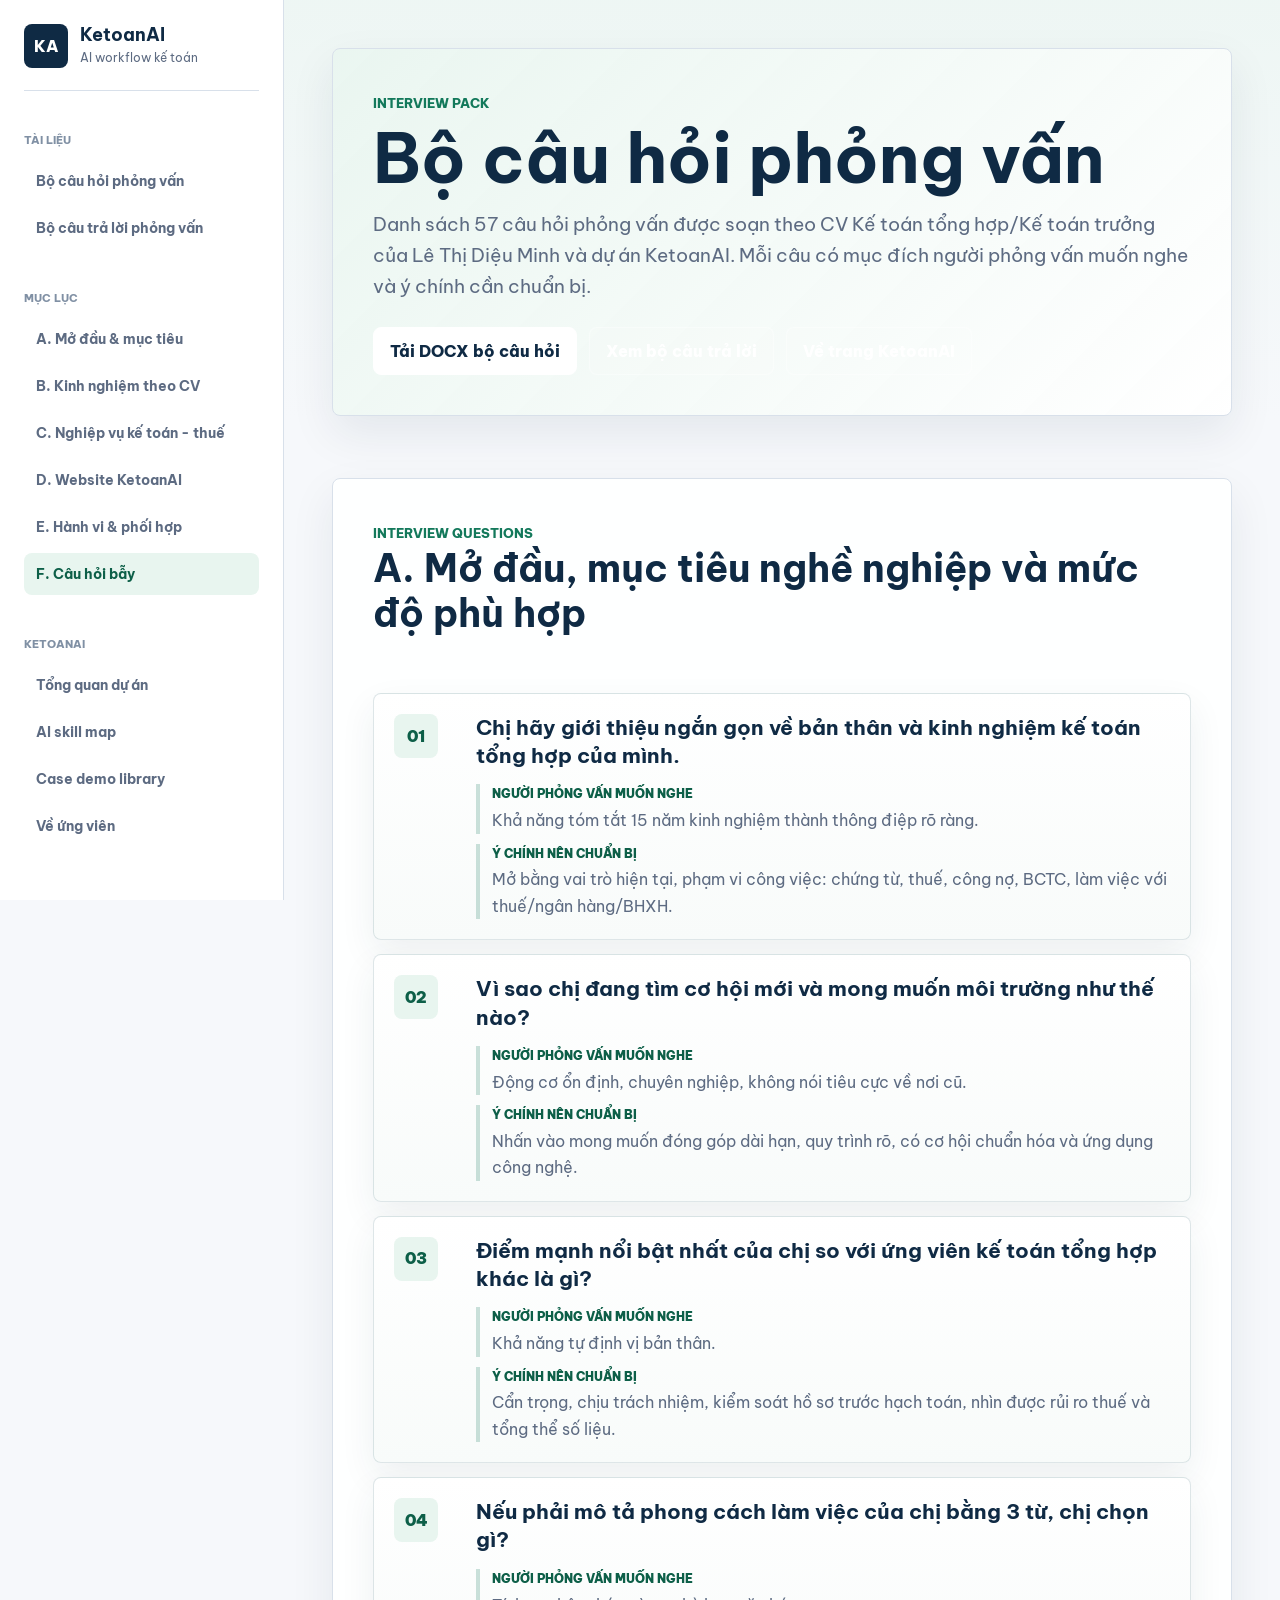
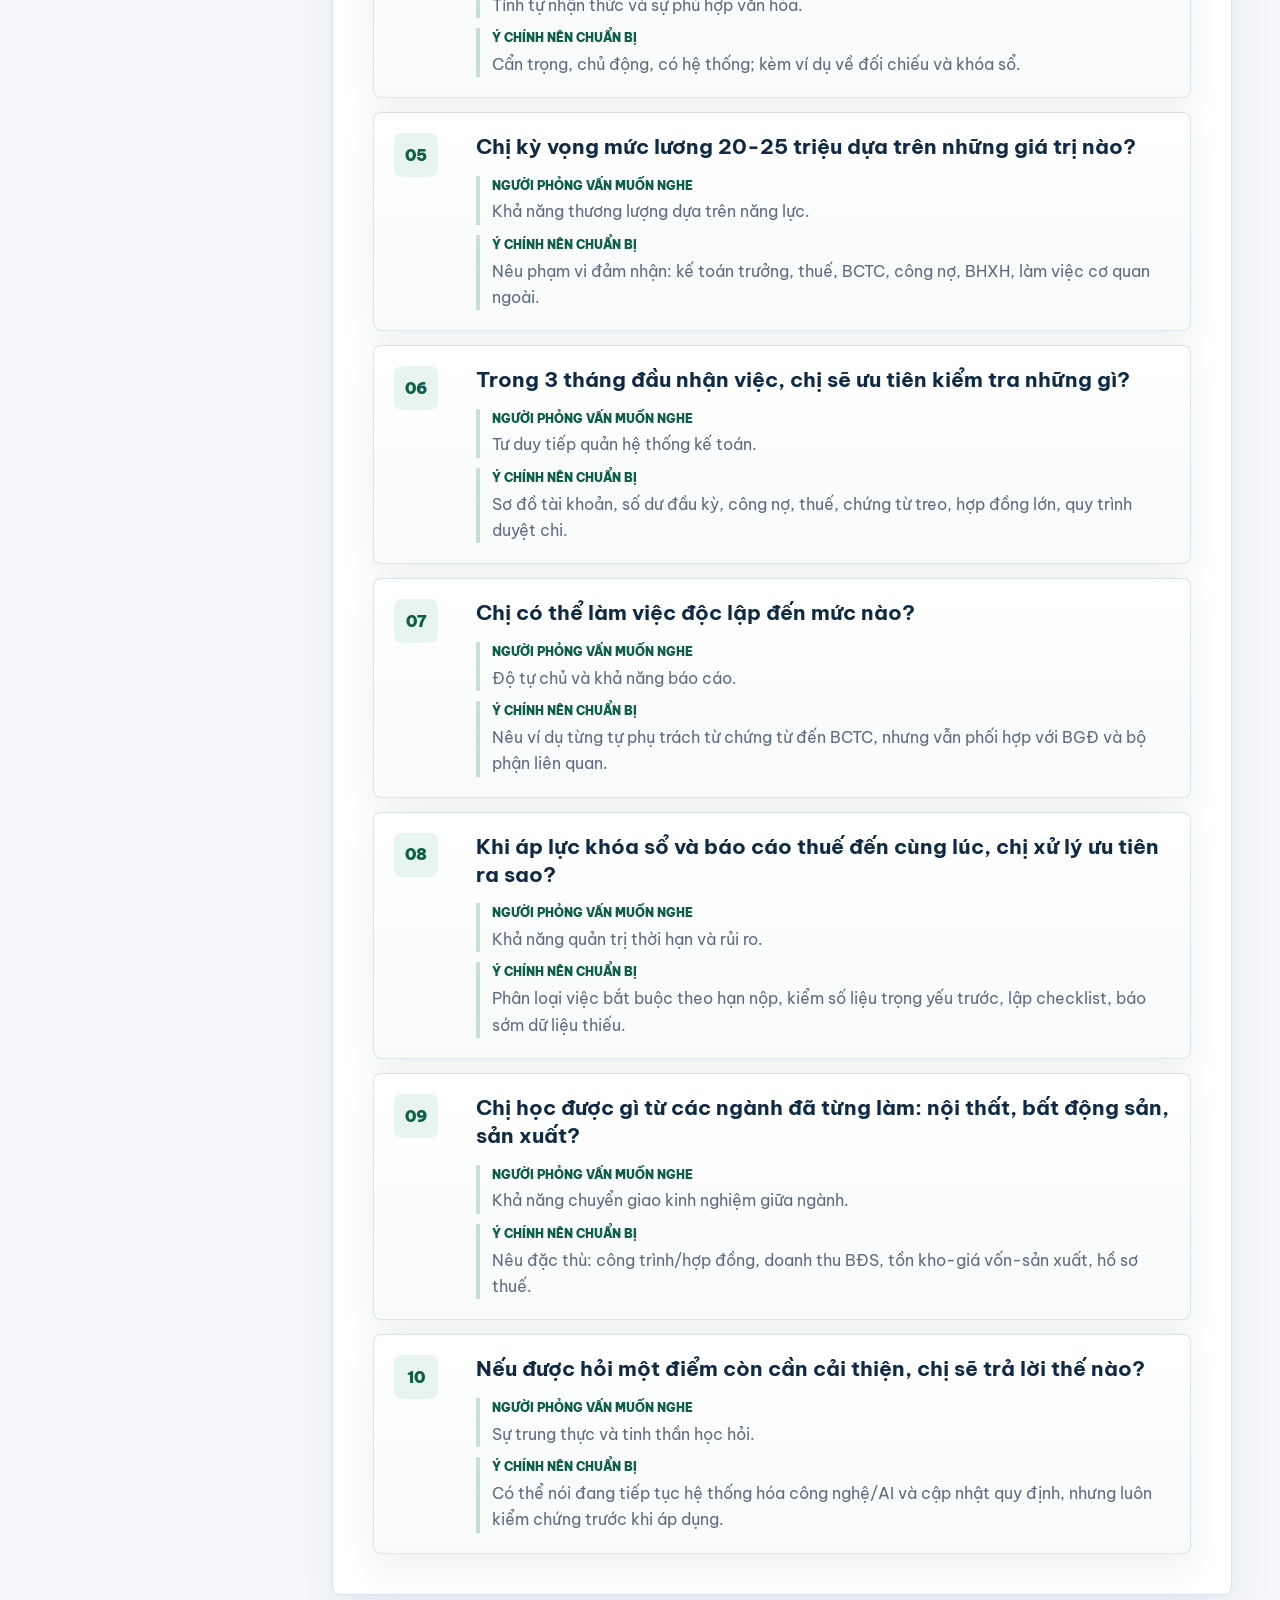
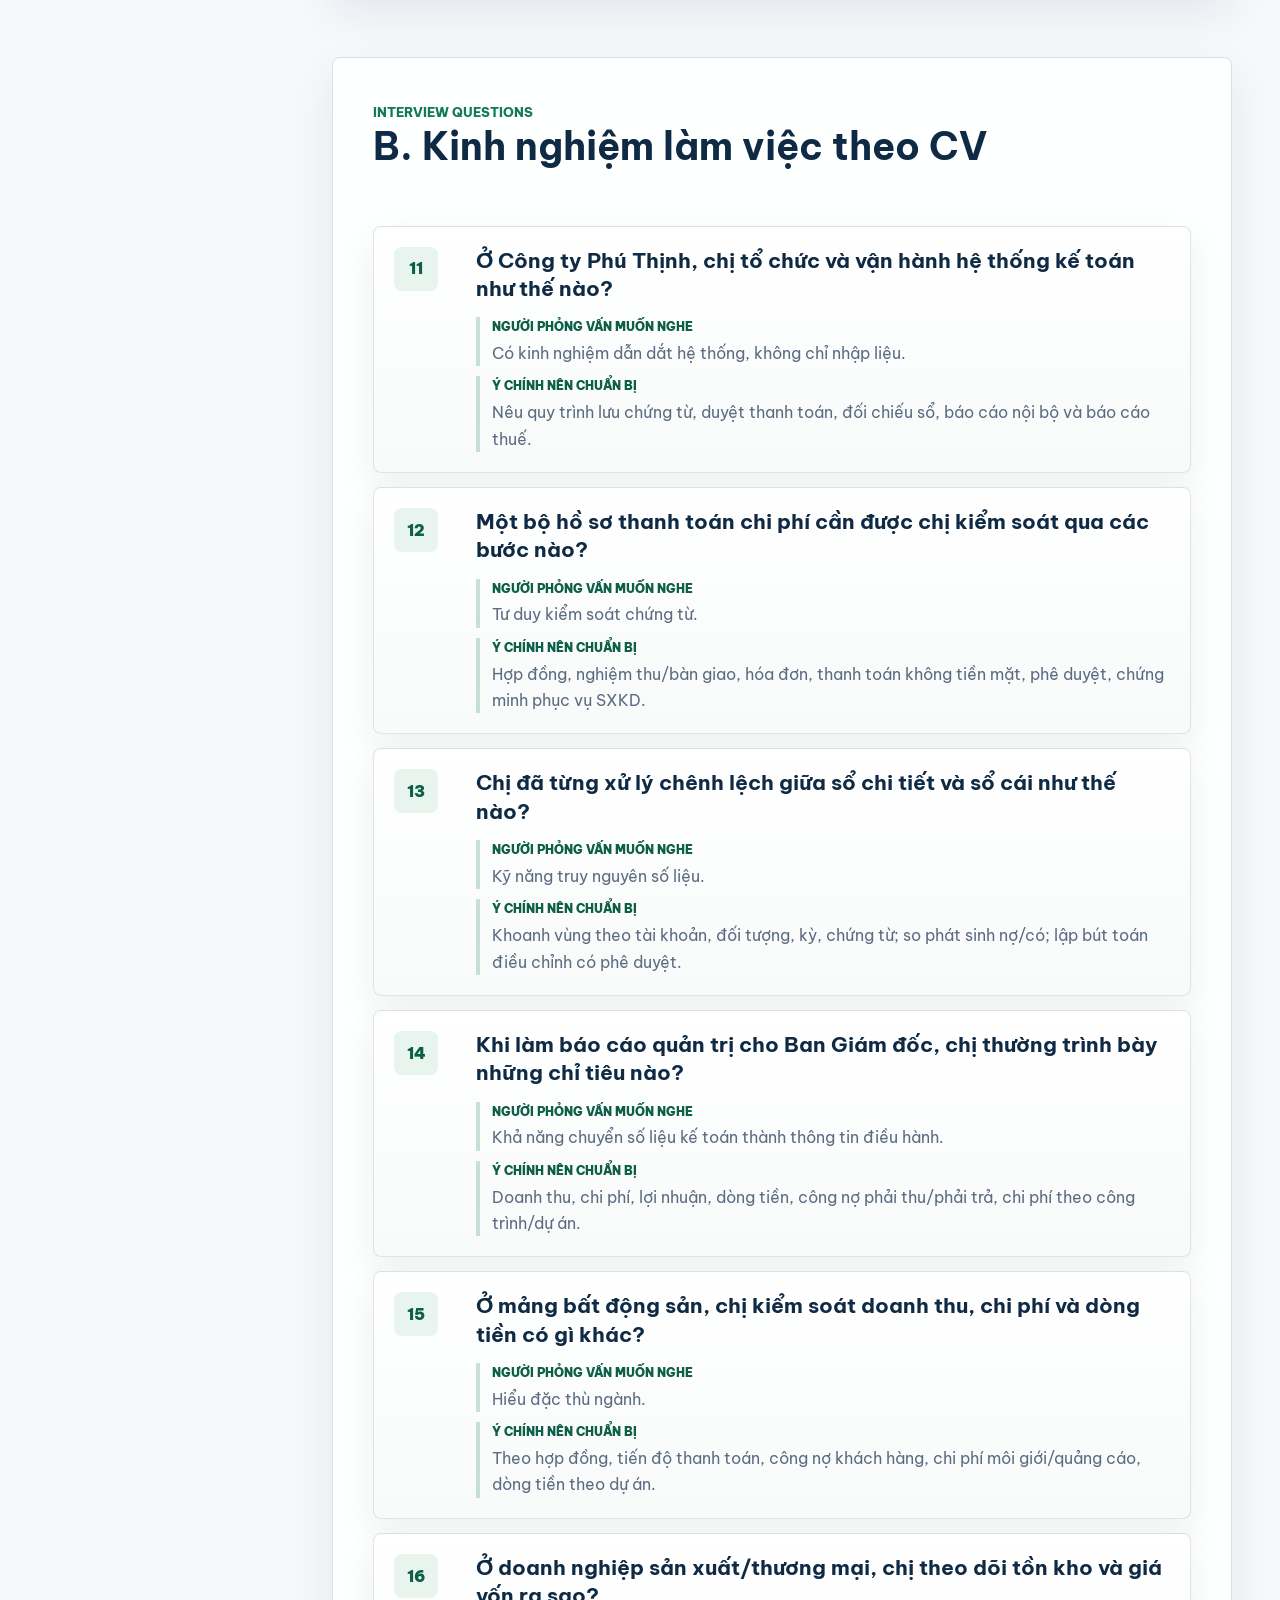
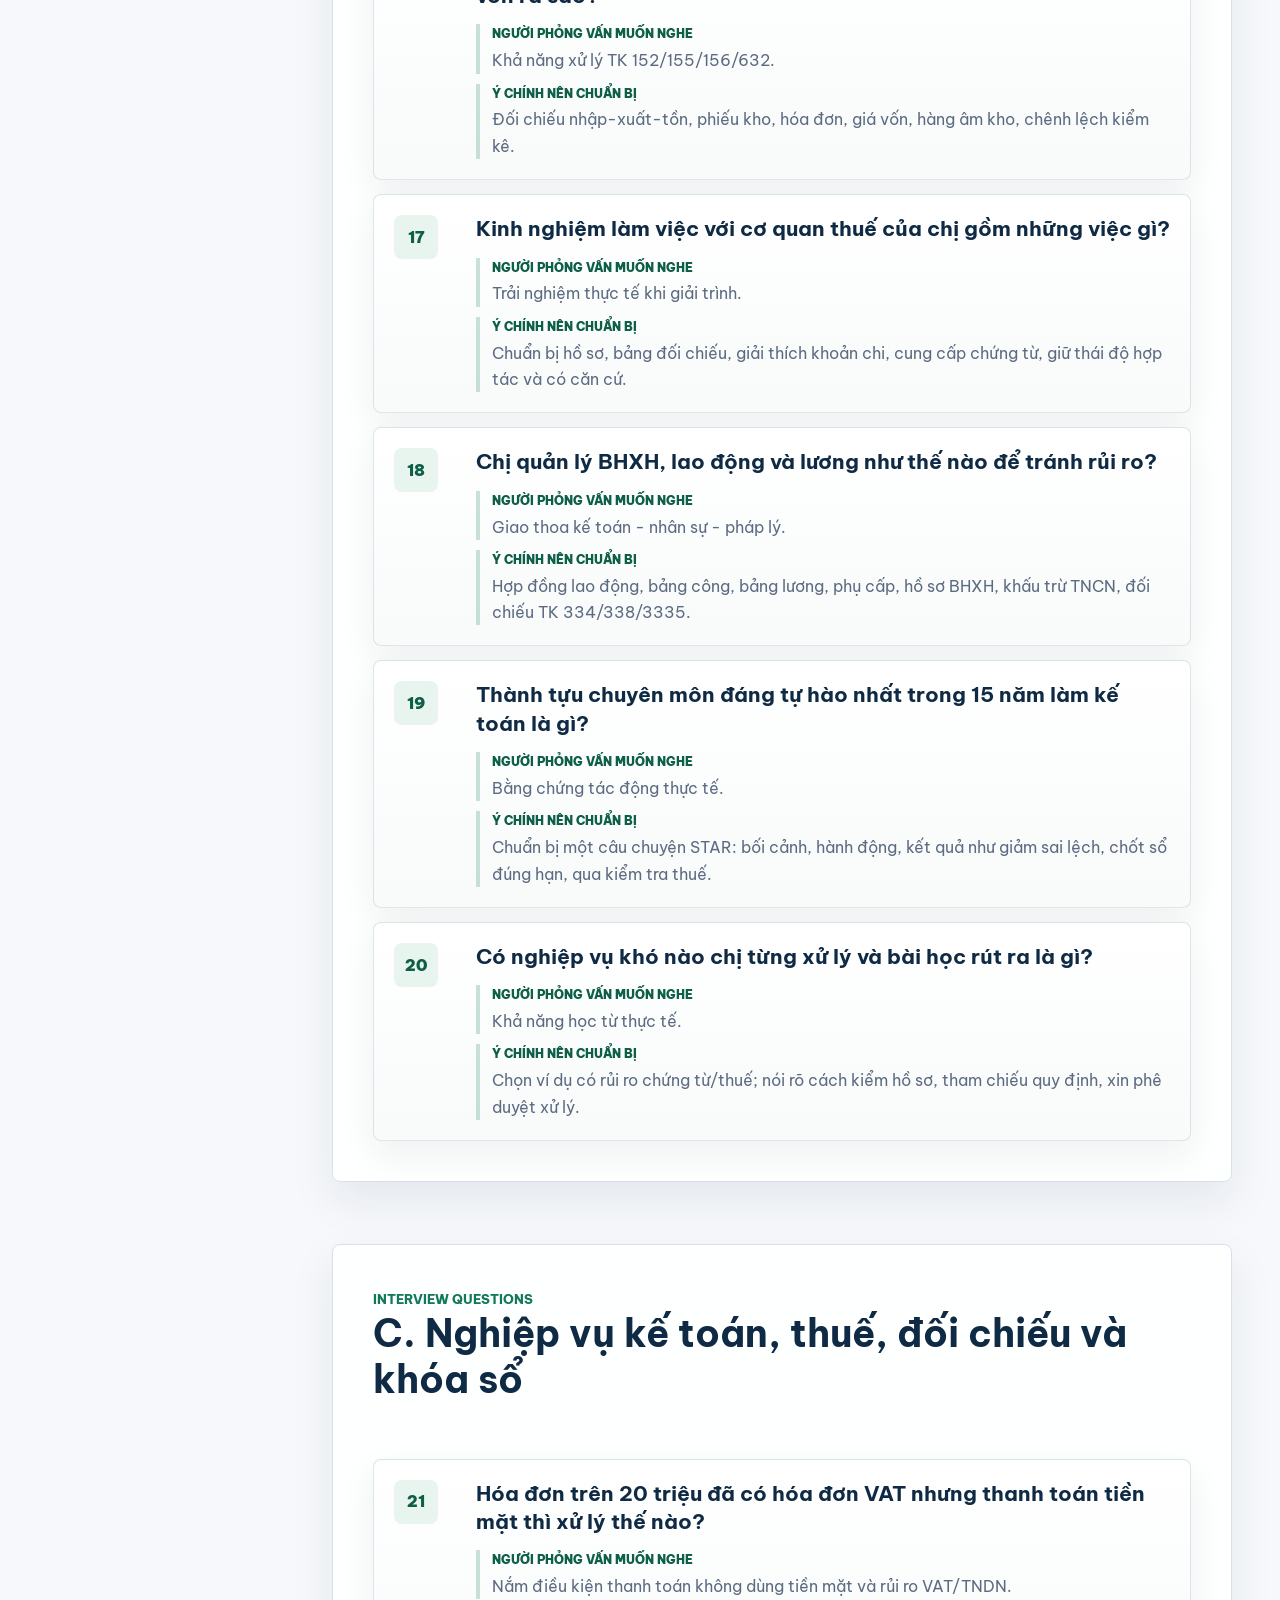
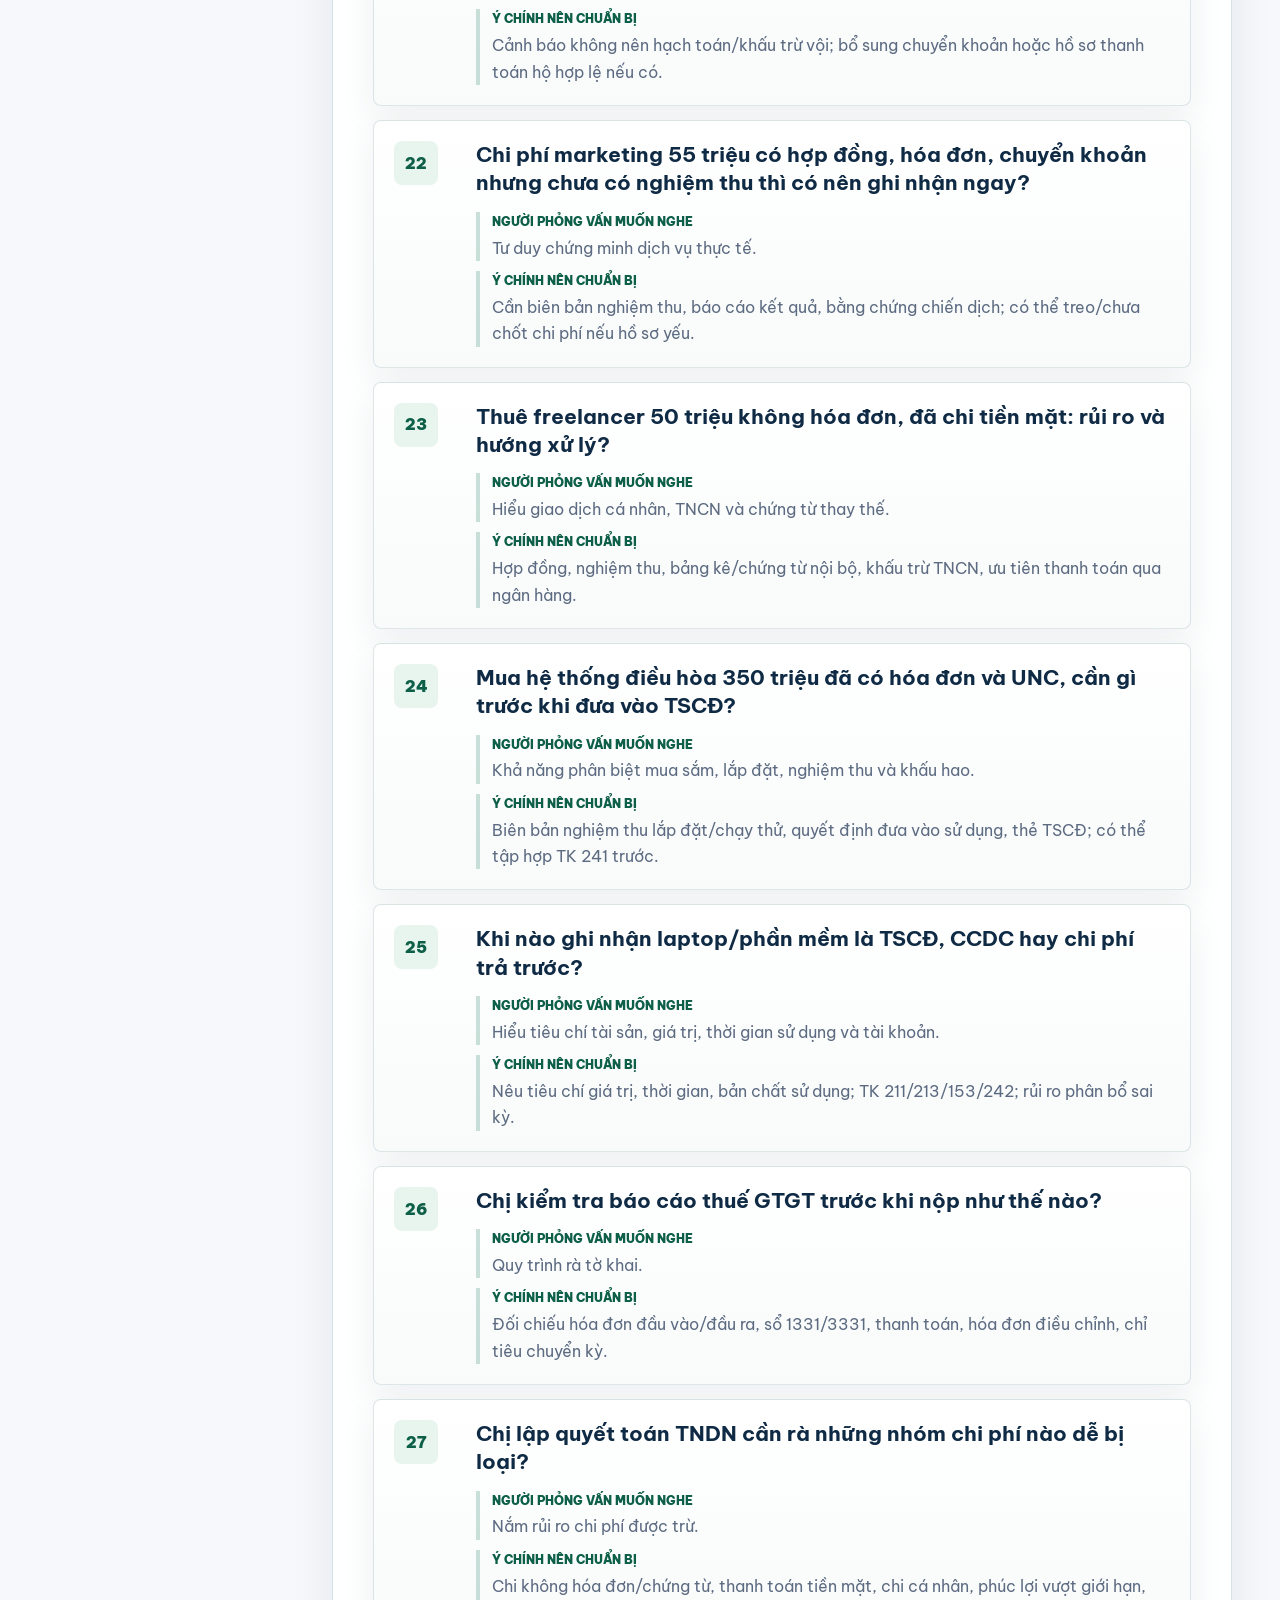
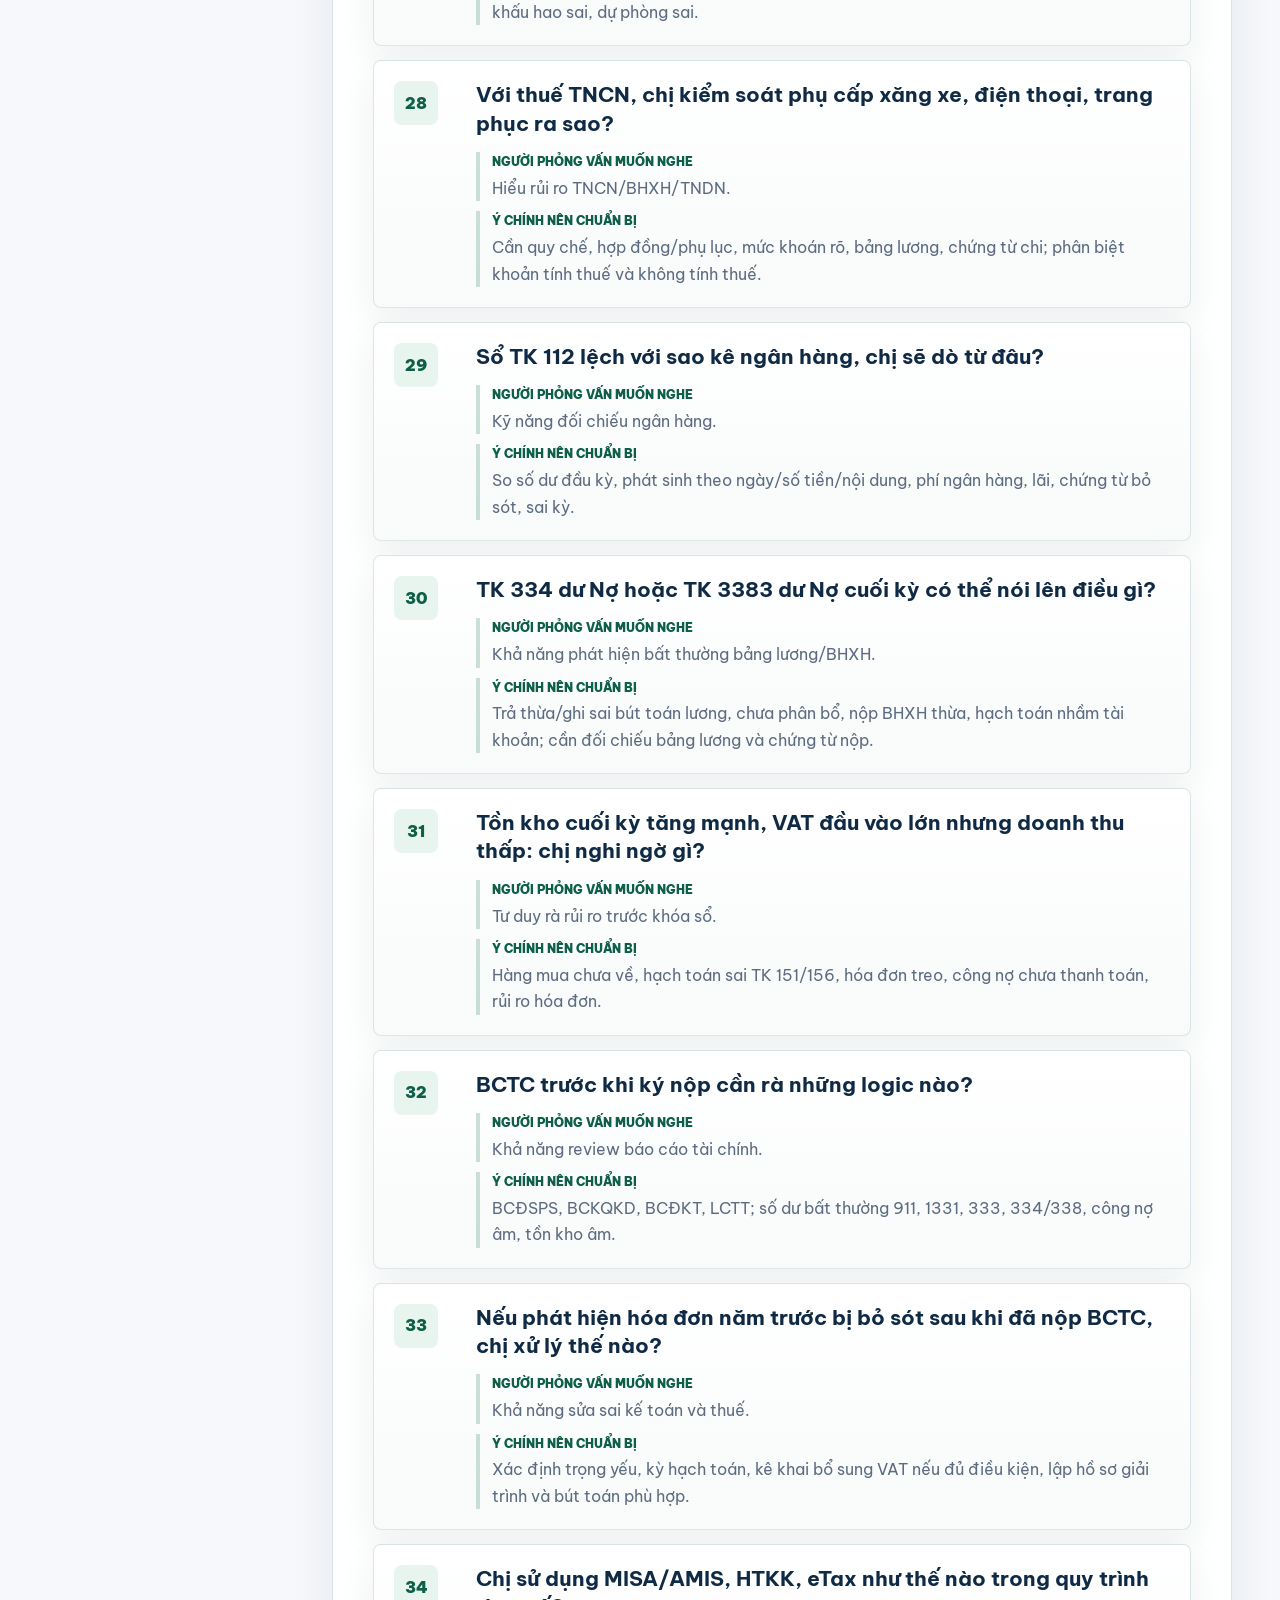
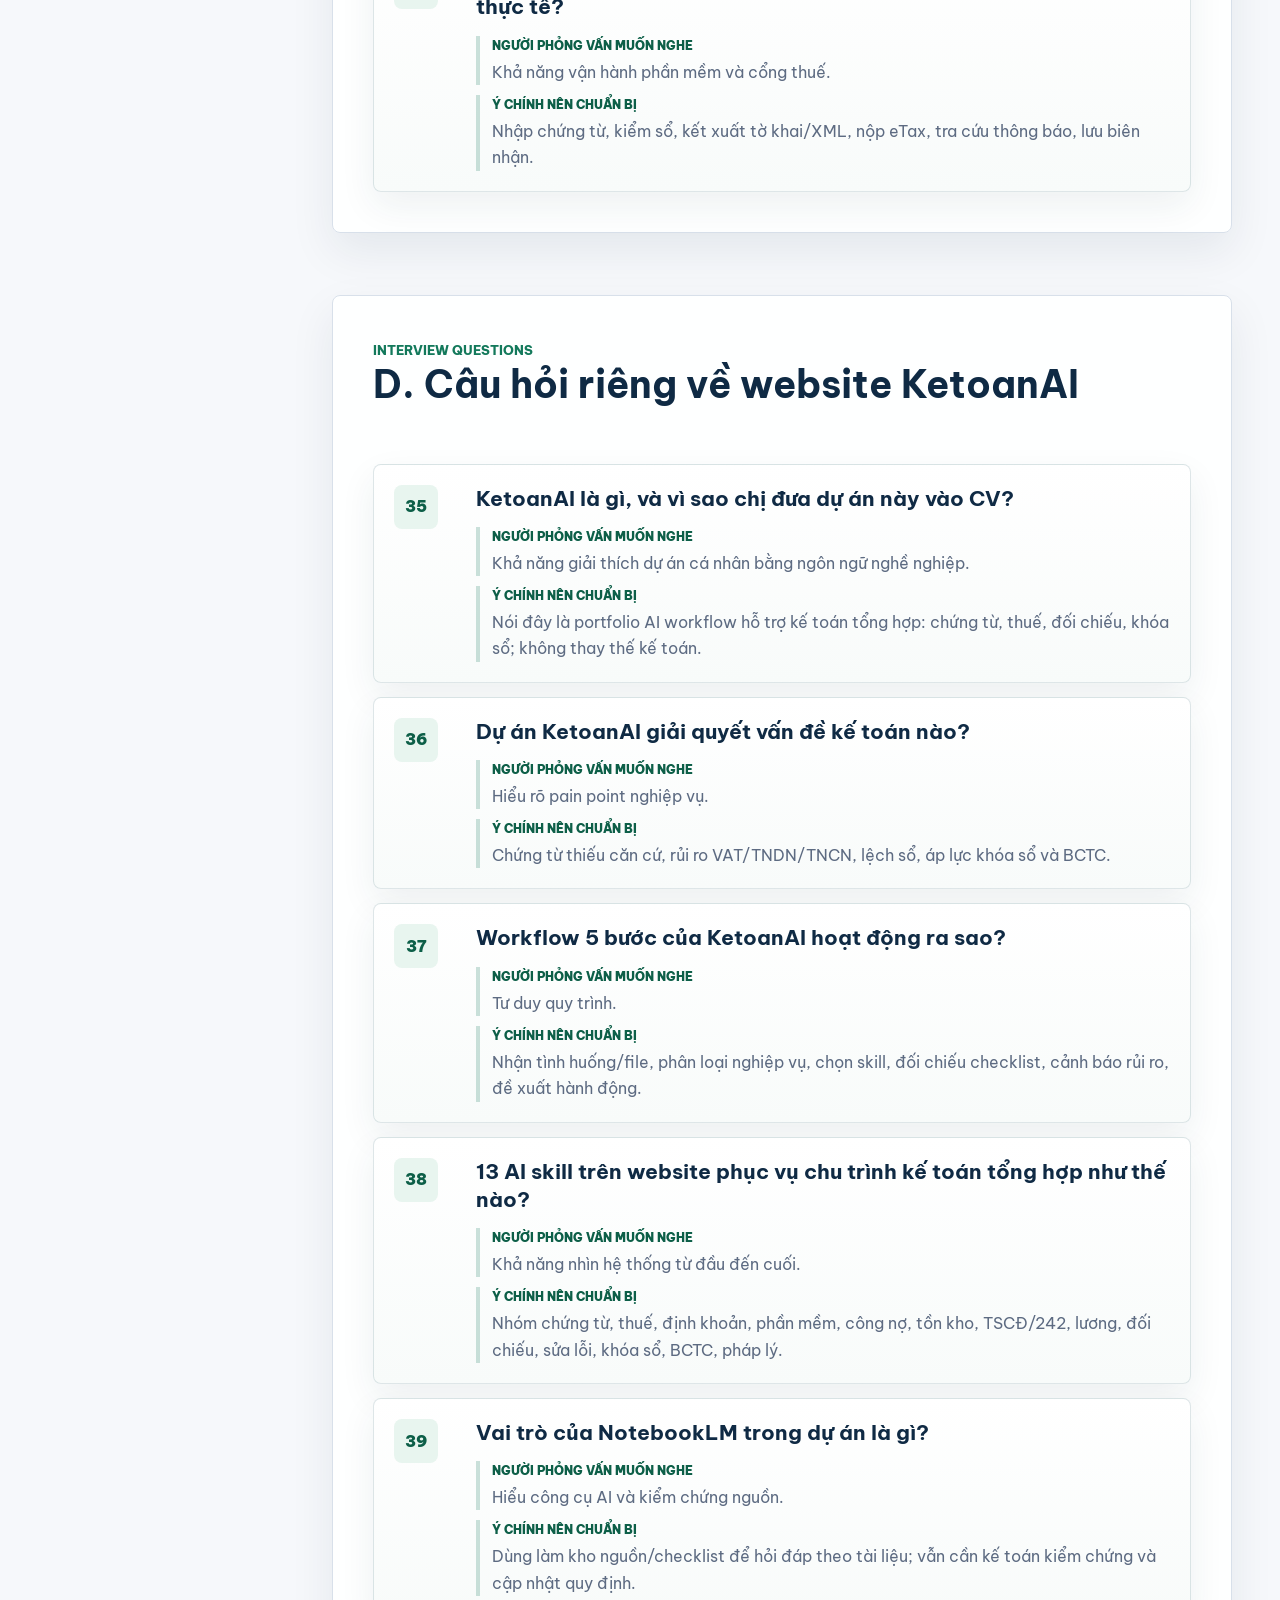
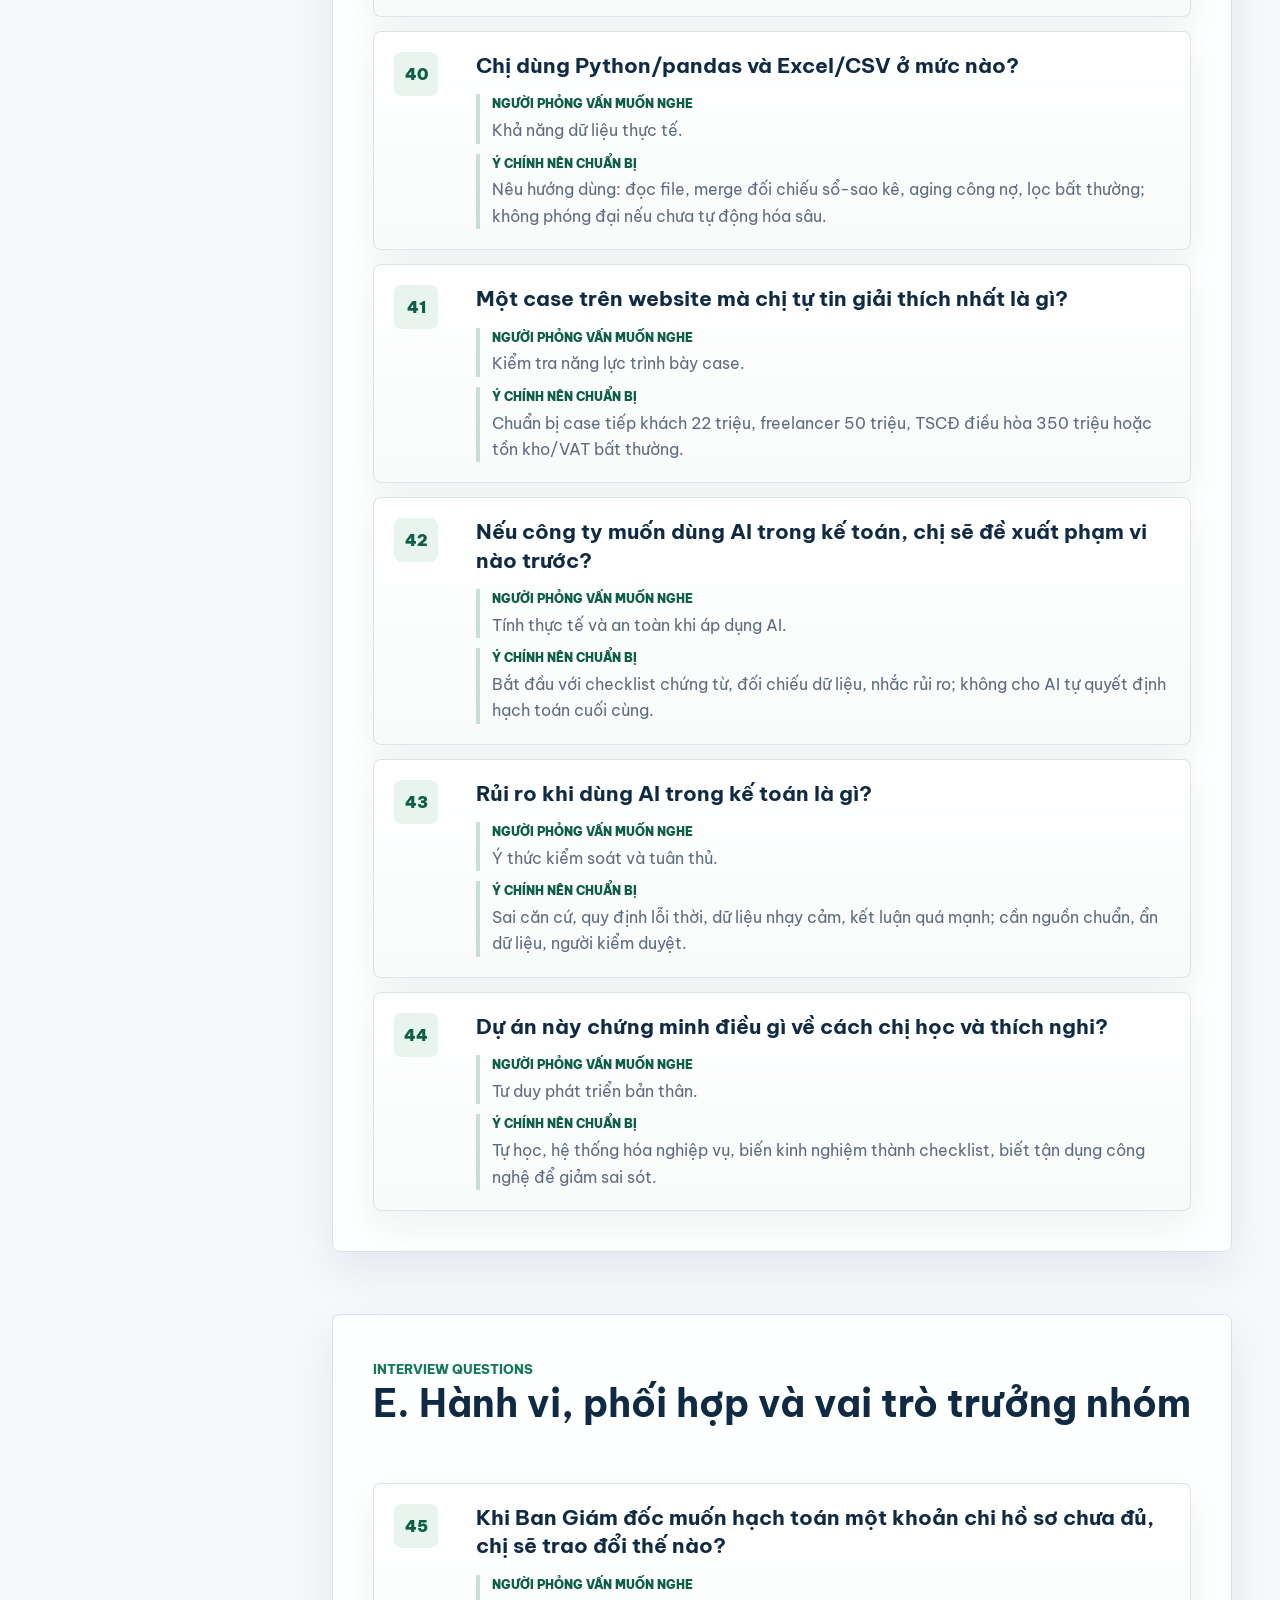
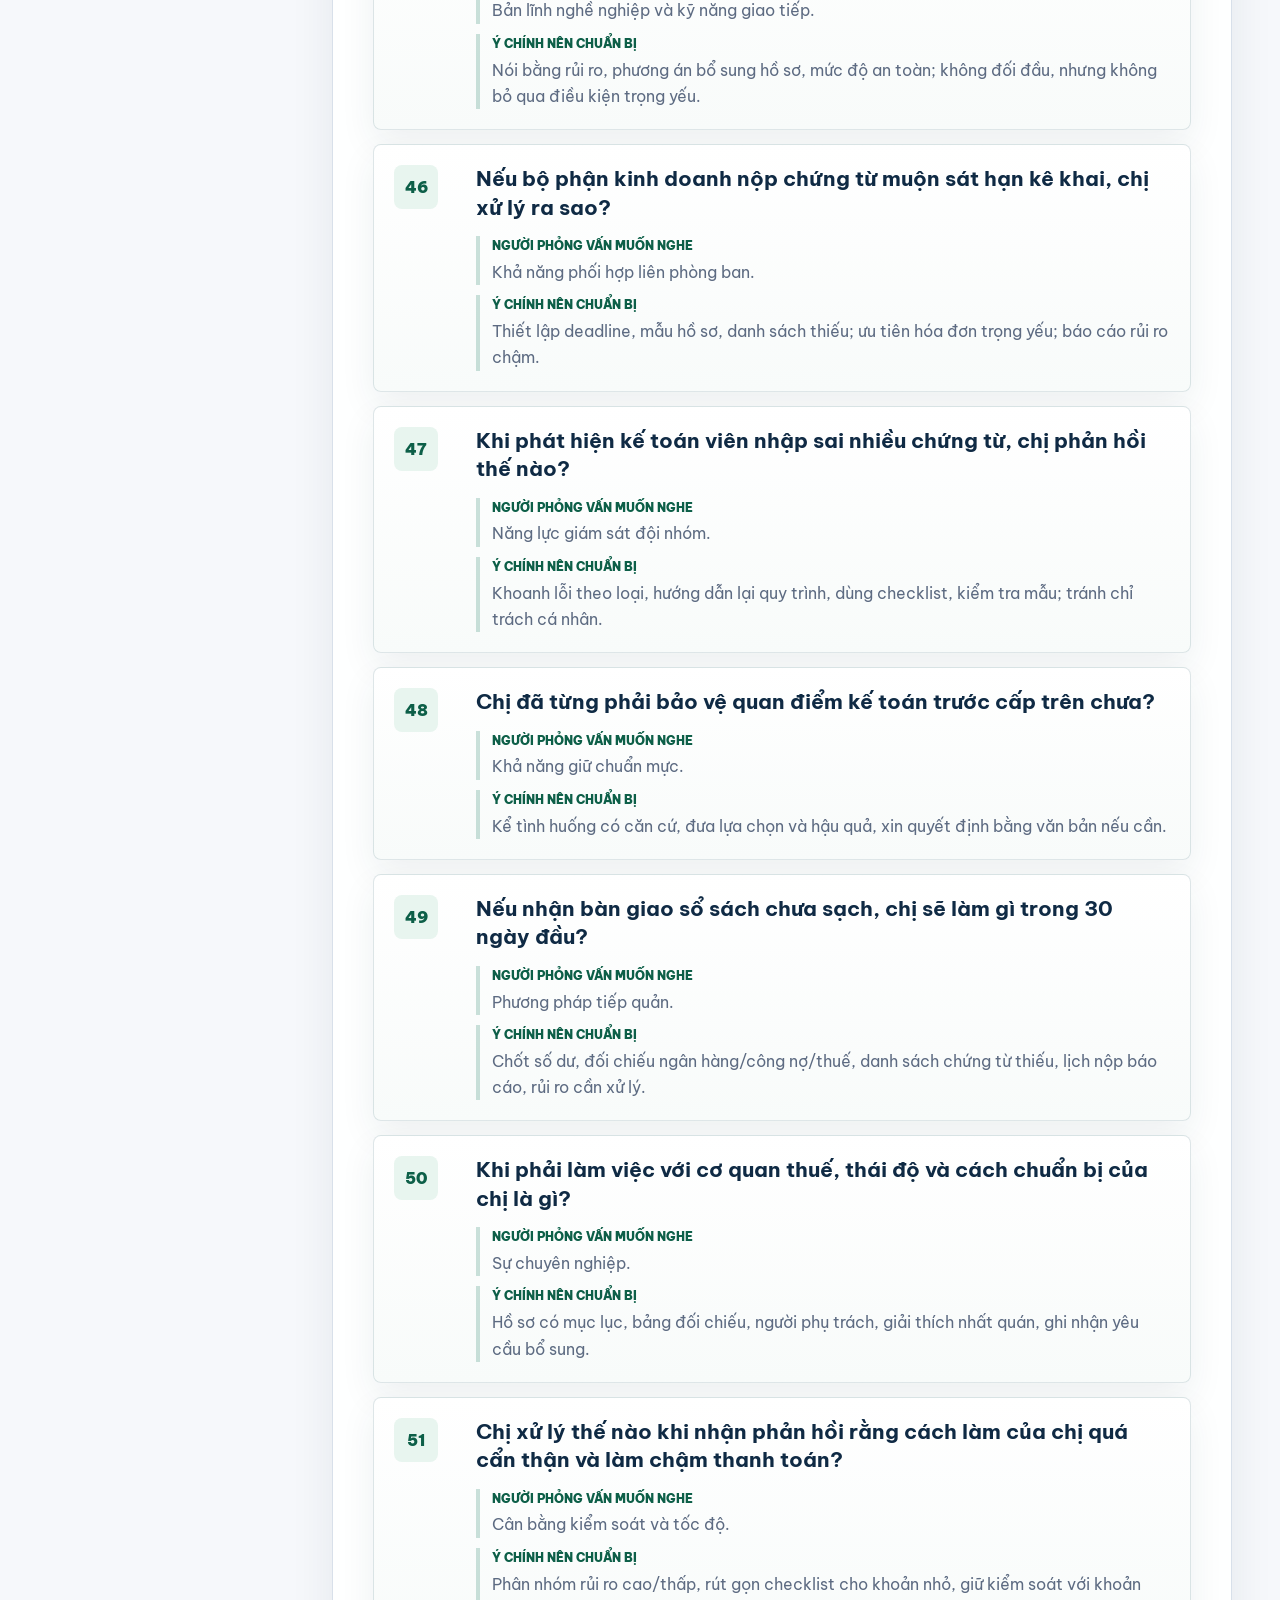
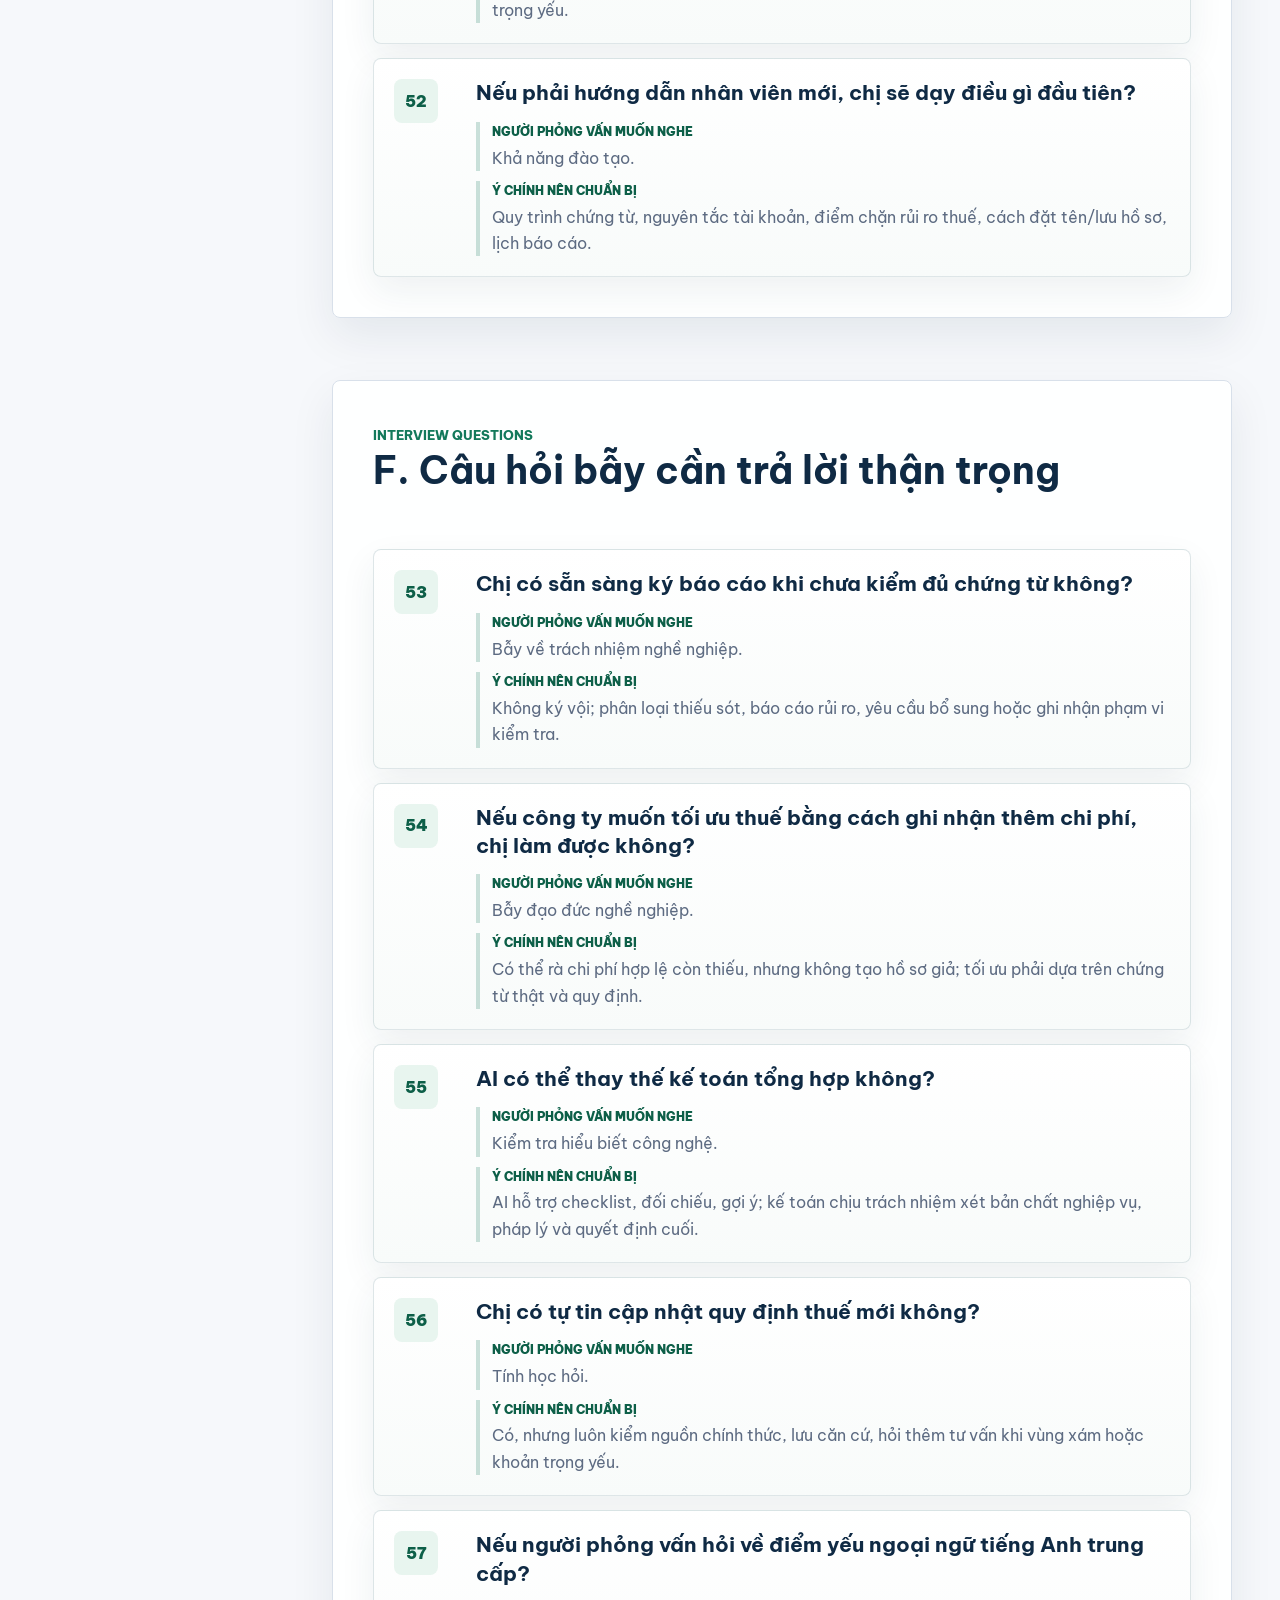
<file: bo-cau-hoi-phong-van.html>
<!doctype html>
<html lang="vi">
  <head>
    <meta charset="utf-8">
    <meta name="viewport" content="width=device-width, initial-scale=1">
    <title>Bộ câu hỏi phỏng vấn | KetoanAI</title>
    <meta name="description" content="Bộ câu hỏi phỏng vấn theo CV Lê Thị Diệu Minh và portfolio KetoanAI.">
    <link rel="preconnect" href="https://fonts.googleapis.com">
    <link rel="preconnect" href="https://fonts.gstatic.com" crossorigin>
    <link href="https://fonts.googleapis.com/css2?family=Be+Vietnam+Pro:wght@400;500;600;700;800&display=swap" rel="stylesheet">
    <link rel="stylesheet" href="assets/css/styles.css?v=20260514-pages">
  </head>
  <body class="document-page">
    <a class="skip-link" href="#main">Bỏ qua điều hướng</a>
    <button class="menu-toggle" type="button" aria-expanded="false" aria-controls="sidebar">
      <span></span>
      <span></span>
      <span></span>
      <span class="sr-only">Mở menu</span>
    </button>

    <aside class="sidebar" id="sidebar">
      <a class="brand brand-link" href="index.html#overview">
        <span class="brand-mark">KA</span>
        <div>
          <strong>KetoanAI</strong>
          <span>AI workflow kế toán</span>
        </div>
      </a>

      <nav aria-label="Điều hướng tài liệu">
        <p>Tài Liệu</p>
        <a class="active" href="bo-cau-hoi-phong-van.html">Bộ câu hỏi phỏng vấn</a>
        <a class="" href="bo-cau-tra-loi-phong-van.html">Bộ câu trả lời phỏng vấn</a>
      </nav>

      <nav class="toc-nav" aria-label="Mục lục bộ câu hỏi">
        <p>Mục Lục</p>
        <a href="#a">A. Mở đầu & mục tiêu</a>
        <a href="#b">B. Kinh nghiệm theo CV</a>
        <a href="#c">C. Nghiệp vụ kế toán - thuế</a>
        <a href="#d">D. Website KetoanAI</a>
        <a href="#e">E. Hành vi & phối hợp</a>
        <a href="#f">F. Câu hỏi bẫy</a>
      </nav>

      <nav aria-label="Điều hướng chính">
        <p>KetoanAI</p>
        <a href="index.html#overview">Tổng quan dự án</a>
        <a href="index.html#skills">AI skill map</a>
        <a href="index.html#cases">Case demo library</a>
        <a href="index.html#contact">Về ứng viên</a>
      </nav>
    </aside>

    <div class="sidebar-overlay" aria-hidden="true"></div>

    <main id="main" class="page-shell document-shell">
      <section class="section doc-hero-section">
        <span class="eyebrow">Interview Pack</span>
        <h1>Bộ câu hỏi phỏng vấn</h1>
        <p>Danh sách 57 câu hỏi phỏng vấn được soạn theo CV Kế toán tổng hợp/Kế toán trưởng của Lê Thị Diệu Minh và dự án KetoanAI. Mỗi câu có mục đích người phỏng vấn muốn nghe và ý chính cần chuẩn bị.</p>
        <div class="doc-actions">
          <a class="button primary" href="assets/downloads/bo-cau-hoi-phong-van-le-thi-dieu-minh.docx" download>Tải DOCX bộ câu hỏi</a>
          <a class="button secondary" href="bo-cau-tra-loi-phong-van.html">Xem bộ câu trả lời</a>
          <a class="button secondary" href="index.html#overview">Về trang KetoanAI</a>
        </div>
      </section>
      <section class="section doc-content-section" id="a">
        <div class="section-heading">
          <span class="eyebrow">Interview Questions</span>
          <h2>A. Mở đầu, mục tiêu nghề nghiệp và mức độ phù hợp</h2>
        </div>
        <div class="question-list">
          <article class="question-card">
            <div class="question-number">01</div>
            <div>
              <h3>Chị hãy giới thiệu ngắn gọn về bản thân và kinh nghiệm kế toán tổng hợp của mình.</h3>
              <dl class="question-detail">
                <div>
                  <dt>Người phỏng vấn muốn nghe</dt>
                  <dd>Khả năng tóm tắt 15 năm kinh nghiệm thành thông điệp rõ ràng.</dd>
                </div>
                <div>
                  <dt>Ý chính nên chuẩn bị</dt>
                  <dd>Mở bằng vai trò hiện tại, phạm vi công việc: chứng từ, thuế, công nợ, BCTC, làm việc với thuế/ngân hàng/BHXH.</dd>
                </div>
              </dl>
            </div>
          </article>
          <article class="question-card">
            <div class="question-number">02</div>
            <div>
              <h3>Vì sao chị đang tìm cơ hội mới và mong muốn môi trường như thế nào?</h3>
              <dl class="question-detail">
                <div>
                  <dt>Người phỏng vấn muốn nghe</dt>
                  <dd>Động cơ ổn định, chuyên nghiệp, không nói tiêu cực về nơi cũ.</dd>
                </div>
                <div>
                  <dt>Ý chính nên chuẩn bị</dt>
                  <dd>Nhấn vào mong muốn đóng góp dài hạn, quy trình rõ, có cơ hội chuẩn hóa và ứng dụng công nghệ.</dd>
                </div>
              </dl>
            </div>
          </article>
          <article class="question-card">
            <div class="question-number">03</div>
            <div>
              <h3>Điểm mạnh nổi bật nhất của chị so với ứng viên kế toán tổng hợp khác là gì?</h3>
              <dl class="question-detail">
                <div>
                  <dt>Người phỏng vấn muốn nghe</dt>
                  <dd>Khả năng tự định vị bản thân.</dd>
                </div>
                <div>
                  <dt>Ý chính nên chuẩn bị</dt>
                  <dd>Cẩn trọng, chịu trách nhiệm, kiểm soát hồ sơ trước hạch toán, nhìn được rủi ro thuế và tổng thể số liệu.</dd>
                </div>
              </dl>
            </div>
          </article>
          <article class="question-card">
            <div class="question-number">04</div>
            <div>
              <h3>Nếu phải mô tả phong cách làm việc của chị bằng 3 từ, chị chọn gì?</h3>
              <dl class="question-detail">
                <div>
                  <dt>Người phỏng vấn muốn nghe</dt>
                  <dd>Tính tự nhận thức và sự phù hợp văn hóa.</dd>
                </div>
                <div>
                  <dt>Ý chính nên chuẩn bị</dt>
                  <dd>Cẩn trọng, chủ động, có hệ thống; kèm ví dụ về đối chiếu và khóa sổ.</dd>
                </div>
              </dl>
            </div>
          </article>
          <article class="question-card">
            <div class="question-number">05</div>
            <div>
              <h3>Chị kỳ vọng mức lương 20-25 triệu dựa trên những giá trị nào?</h3>
              <dl class="question-detail">
                <div>
                  <dt>Người phỏng vấn muốn nghe</dt>
                  <dd>Khả năng thương lượng dựa trên năng lực.</dd>
                </div>
                <div>
                  <dt>Ý chính nên chuẩn bị</dt>
                  <dd>Nêu phạm vi đảm nhận: kế toán trưởng, thuế, BCTC, công nợ, BHXH, làm việc cơ quan ngoài.</dd>
                </div>
              </dl>
            </div>
          </article>
          <article class="question-card">
            <div class="question-number">06</div>
            <div>
              <h3>Trong 3 tháng đầu nhận việc, chị sẽ ưu tiên kiểm tra những gì?</h3>
              <dl class="question-detail">
                <div>
                  <dt>Người phỏng vấn muốn nghe</dt>
                  <dd>Tư duy tiếp quản hệ thống kế toán.</dd>
                </div>
                <div>
                  <dt>Ý chính nên chuẩn bị</dt>
                  <dd>Sơ đồ tài khoản, số dư đầu kỳ, công nợ, thuế, chứng từ treo, hợp đồng lớn, quy trình duyệt chi.</dd>
                </div>
              </dl>
            </div>
          </article>
          <article class="question-card">
            <div class="question-number">07</div>
            <div>
              <h3>Chị có thể làm việc độc lập đến mức nào?</h3>
              <dl class="question-detail">
                <div>
                  <dt>Người phỏng vấn muốn nghe</dt>
                  <dd>Độ tự chủ và khả năng báo cáo.</dd>
                </div>
                <div>
                  <dt>Ý chính nên chuẩn bị</dt>
                  <dd>Nêu ví dụ từng tự phụ trách từ chứng từ đến BCTC, nhưng vẫn phối hợp với BGĐ và bộ phận liên quan.</dd>
                </div>
              </dl>
            </div>
          </article>
          <article class="question-card">
            <div class="question-number">08</div>
            <div>
              <h3>Khi áp lực khóa sổ và báo cáo thuế đến cùng lúc, chị xử lý ưu tiên ra sao?</h3>
              <dl class="question-detail">
                <div>
                  <dt>Người phỏng vấn muốn nghe</dt>
                  <dd>Khả năng quản trị thời hạn và rủi ro.</dd>
                </div>
                <div>
                  <dt>Ý chính nên chuẩn bị</dt>
                  <dd>Phân loại việc bắt buộc theo hạn nộp, kiểm số liệu trọng yếu trước, lập checklist, báo sớm dữ liệu thiếu.</dd>
                </div>
              </dl>
            </div>
          </article>
          <article class="question-card">
            <div class="question-number">09</div>
            <div>
              <h3>Chị học được gì từ các ngành đã từng làm: nội thất, bất động sản, sản xuất?</h3>
              <dl class="question-detail">
                <div>
                  <dt>Người phỏng vấn muốn nghe</dt>
                  <dd>Khả năng chuyển giao kinh nghiệm giữa ngành.</dd>
                </div>
                <div>
                  <dt>Ý chính nên chuẩn bị</dt>
                  <dd>Nêu đặc thù: công trình/hợp đồng, doanh thu BĐS, tồn kho-giá vốn-sản xuất, hồ sơ thuế.</dd>
                </div>
              </dl>
            </div>
          </article>
          <article class="question-card">
            <div class="question-number">10</div>
            <div>
              <h3>Nếu được hỏi một điểm còn cần cải thiện, chị sẽ trả lời thế nào?</h3>
              <dl class="question-detail">
                <div>
                  <dt>Người phỏng vấn muốn nghe</dt>
                  <dd>Sự trung thực và tinh thần học hỏi.</dd>
                </div>
                <div>
                  <dt>Ý chính nên chuẩn bị</dt>
                  <dd>Có thể nói đang tiếp tục hệ thống hóa công nghệ/AI và cập nhật quy định, nhưng luôn kiểm chứng trước khi áp dụng.</dd>
                </div>
              </dl>
            </div>
          </article>
        </div>
      </section>
      <section class="section doc-content-section" id="b">
        <div class="section-heading">
          <span class="eyebrow">Interview Questions</span>
          <h2>B. Kinh nghiệm làm việc theo CV</h2>
        </div>
        <div class="question-list">
          <article class="question-card">
            <div class="question-number">11</div>
            <div>
              <h3>Ở Công ty Phú Thịnh, chị tổ chức và vận hành hệ thống kế toán như thế nào?</h3>
              <dl class="question-detail">
                <div>
                  <dt>Người phỏng vấn muốn nghe</dt>
                  <dd>Có kinh nghiệm dẫn dắt hệ thống, không chỉ nhập liệu.</dd>
                </div>
                <div>
                  <dt>Ý chính nên chuẩn bị</dt>
                  <dd>Nêu quy trình lưu chứng từ, duyệt thanh toán, đối chiếu sổ, báo cáo nội bộ và báo cáo thuế.</dd>
                </div>
              </dl>
            </div>
          </article>
          <article class="question-card">
            <div class="question-number">12</div>
            <div>
              <h3>Một bộ hồ sơ thanh toán chi phí cần được chị kiểm soát qua các bước nào?</h3>
              <dl class="question-detail">
                <div>
                  <dt>Người phỏng vấn muốn nghe</dt>
                  <dd>Tư duy kiểm soát chứng từ.</dd>
                </div>
                <div>
                  <dt>Ý chính nên chuẩn bị</dt>
                  <dd>Hợp đồng, nghiệm thu/bàn giao, hóa đơn, thanh toán không tiền mặt, phê duyệt, chứng minh phục vụ SXKD.</dd>
                </div>
              </dl>
            </div>
          </article>
          <article class="question-card">
            <div class="question-number">13</div>
            <div>
              <h3>Chị đã từng xử lý chênh lệch giữa sổ chi tiết và sổ cái như thế nào?</h3>
              <dl class="question-detail">
                <div>
                  <dt>Người phỏng vấn muốn nghe</dt>
                  <dd>Kỹ năng truy nguyên số liệu.</dd>
                </div>
                <div>
                  <dt>Ý chính nên chuẩn bị</dt>
                  <dd>Khoanh vùng theo tài khoản, đối tượng, kỳ, chứng từ; so phát sinh nợ/có; lập bút toán điều chỉnh có phê duyệt.</dd>
                </div>
              </dl>
            </div>
          </article>
          <article class="question-card">
            <div class="question-number">14</div>
            <div>
              <h3>Khi làm báo cáo quản trị cho Ban Giám đốc, chị thường trình bày những chỉ tiêu nào?</h3>
              <dl class="question-detail">
                <div>
                  <dt>Người phỏng vấn muốn nghe</dt>
                  <dd>Khả năng chuyển số liệu kế toán thành thông tin điều hành.</dd>
                </div>
                <div>
                  <dt>Ý chính nên chuẩn bị</dt>
                  <dd>Doanh thu, chi phí, lợi nhuận, dòng tiền, công nợ phải thu/phải trả, chi phí theo công trình/dự án.</dd>
                </div>
              </dl>
            </div>
          </article>
          <article class="question-card">
            <div class="question-number">15</div>
            <div>
              <h3>Ở mảng bất động sản, chị kiểm soát doanh thu, chi phí và dòng tiền có gì khác?</h3>
              <dl class="question-detail">
                <div>
                  <dt>Người phỏng vấn muốn nghe</dt>
                  <dd>Hiểu đặc thù ngành.</dd>
                </div>
                <div>
                  <dt>Ý chính nên chuẩn bị</dt>
                  <dd>Theo hợp đồng, tiến độ thanh toán, công nợ khách hàng, chi phí môi giới/quảng cáo, dòng tiền theo dự án.</dd>
                </div>
              </dl>
            </div>
          </article>
          <article class="question-card">
            <div class="question-number">16</div>
            <div>
              <h3>Ở doanh nghiệp sản xuất/thương mại, chị theo dõi tồn kho và giá vốn ra sao?</h3>
              <dl class="question-detail">
                <div>
                  <dt>Người phỏng vấn muốn nghe</dt>
                  <dd>Khả năng xử lý TK 152/155/156/632.</dd>
                </div>
                <div>
                  <dt>Ý chính nên chuẩn bị</dt>
                  <dd>Đối chiếu nhập-xuất-tồn, phiếu kho, hóa đơn, giá vốn, hàng âm kho, chênh lệch kiểm kê.</dd>
                </div>
              </dl>
            </div>
          </article>
          <article class="question-card">
            <div class="question-number">17</div>
            <div>
              <h3>Kinh nghiệm làm việc với cơ quan thuế của chị gồm những việc gì?</h3>
              <dl class="question-detail">
                <div>
                  <dt>Người phỏng vấn muốn nghe</dt>
                  <dd>Trải nghiệm thực tế khi giải trình.</dd>
                </div>
                <div>
                  <dt>Ý chính nên chuẩn bị</dt>
                  <dd>Chuẩn bị hồ sơ, bảng đối chiếu, giải thích khoản chi, cung cấp chứng từ, giữ thái độ hợp tác và có căn cứ.</dd>
                </div>
              </dl>
            </div>
          </article>
          <article class="question-card">
            <div class="question-number">18</div>
            <div>
              <h3>Chị quản lý BHXH, lao động và lương như thế nào để tránh rủi ro?</h3>
              <dl class="question-detail">
                <div>
                  <dt>Người phỏng vấn muốn nghe</dt>
                  <dd>Giao thoa kế toán - nhân sự - pháp lý.</dd>
                </div>
                <div>
                  <dt>Ý chính nên chuẩn bị</dt>
                  <dd>Hợp đồng lao động, bảng công, bảng lương, phụ cấp, hồ sơ BHXH, khấu trừ TNCN, đối chiếu TK 334/338/3335.</dd>
                </div>
              </dl>
            </div>
          </article>
          <article class="question-card">
            <div class="question-number">19</div>
            <div>
              <h3>Thành tựu chuyên môn đáng tự hào nhất trong 15 năm làm kế toán là gì?</h3>
              <dl class="question-detail">
                <div>
                  <dt>Người phỏng vấn muốn nghe</dt>
                  <dd>Bằng chứng tác động thực tế.</dd>
                </div>
                <div>
                  <dt>Ý chính nên chuẩn bị</dt>
                  <dd>Chuẩn bị một câu chuyện STAR: bối cảnh, hành động, kết quả như giảm sai lệch, chốt sổ đúng hạn, qua kiểm tra thuế.</dd>
                </div>
              </dl>
            </div>
          </article>
          <article class="question-card">
            <div class="question-number">20</div>
            <div>
              <h3>Có nghiệp vụ khó nào chị từng xử lý và bài học rút ra là gì?</h3>
              <dl class="question-detail">
                <div>
                  <dt>Người phỏng vấn muốn nghe</dt>
                  <dd>Khả năng học từ thực tế.</dd>
                </div>
                <div>
                  <dt>Ý chính nên chuẩn bị</dt>
                  <dd>Chọn ví dụ có rủi ro chứng từ/thuế; nói rõ cách kiểm hồ sơ, tham chiếu quy định, xin phê duyệt xử lý.</dd>
                </div>
              </dl>
            </div>
          </article>
        </div>
      </section>
      <section class="section doc-content-section" id="c">
        <div class="section-heading">
          <span class="eyebrow">Interview Questions</span>
          <h2>C. Nghiệp vụ kế toán, thuế, đối chiếu và khóa sổ</h2>
        </div>
        <div class="question-list">
          <article class="question-card">
            <div class="question-number">21</div>
            <div>
              <h3>Hóa đơn trên 20 triệu đã có hóa đơn VAT nhưng thanh toán tiền mặt thì xử lý thế nào?</h3>
              <dl class="question-detail">
                <div>
                  <dt>Người phỏng vấn muốn nghe</dt>
                  <dd>Nắm điều kiện thanh toán không dùng tiền mặt và rủi ro VAT/TNDN.</dd>
                </div>
                <div>
                  <dt>Ý chính nên chuẩn bị</dt>
                  <dd>Cảnh báo không nên hạch toán/khấu trừ vội; bổ sung chuyển khoản hoặc hồ sơ thanh toán hộ hợp lệ nếu có.</dd>
                </div>
              </dl>
            </div>
          </article>
          <article class="question-card">
            <div class="question-number">22</div>
            <div>
              <h3>Chi phí marketing 55 triệu có hợp đồng, hóa đơn, chuyển khoản nhưng chưa có nghiệm thu thì có nên ghi nhận ngay?</h3>
              <dl class="question-detail">
                <div>
                  <dt>Người phỏng vấn muốn nghe</dt>
                  <dd>Tư duy chứng minh dịch vụ thực tế.</dd>
                </div>
                <div>
                  <dt>Ý chính nên chuẩn bị</dt>
                  <dd>Cần biên bản nghiệm thu, báo cáo kết quả, bằng chứng chiến dịch; có thể treo/chưa chốt chi phí nếu hồ sơ yếu.</dd>
                </div>
              </dl>
            </div>
          </article>
          <article class="question-card">
            <div class="question-number">23</div>
            <div>
              <h3>Thuê freelancer 50 triệu không hóa đơn, đã chi tiền mặt: rủi ro và hướng xử lý?</h3>
              <dl class="question-detail">
                <div>
                  <dt>Người phỏng vấn muốn nghe</dt>
                  <dd>Hiểu giao dịch cá nhân, TNCN và chứng từ thay thế.</dd>
                </div>
                <div>
                  <dt>Ý chính nên chuẩn bị</dt>
                  <dd>Hợp đồng, nghiệm thu, bảng kê/chứng từ nội bộ, khấu trừ TNCN, ưu tiên thanh toán qua ngân hàng.</dd>
                </div>
              </dl>
            </div>
          </article>
          <article class="question-card">
            <div class="question-number">24</div>
            <div>
              <h3>Mua hệ thống điều hòa 350 triệu đã có hóa đơn và UNC, cần gì trước khi đưa vào TSCĐ?</h3>
              <dl class="question-detail">
                <div>
                  <dt>Người phỏng vấn muốn nghe</dt>
                  <dd>Khả năng phân biệt mua sắm, lắp đặt, nghiệm thu và khấu hao.</dd>
                </div>
                <div>
                  <dt>Ý chính nên chuẩn bị</dt>
                  <dd>Biên bản nghiệm thu lắp đặt/chạy thử, quyết định đưa vào sử dụng, thẻ TSCĐ; có thể tập hợp TK 241 trước.</dd>
                </div>
              </dl>
            </div>
          </article>
          <article class="question-card">
            <div class="question-number">25</div>
            <div>
              <h3>Khi nào ghi nhận laptop/phần mềm là TSCĐ, CCDC hay chi phí trả trước?</h3>
              <dl class="question-detail">
                <div>
                  <dt>Người phỏng vấn muốn nghe</dt>
                  <dd>Hiểu tiêu chí tài sản, giá trị, thời gian sử dụng và tài khoản.</dd>
                </div>
                <div>
                  <dt>Ý chính nên chuẩn bị</dt>
                  <dd>Nêu tiêu chí giá trị, thời gian, bản chất sử dụng; TK 211/213/153/242; rủi ro phân bổ sai kỳ.</dd>
                </div>
              </dl>
            </div>
          </article>
          <article class="question-card">
            <div class="question-number">26</div>
            <div>
              <h3>Chị kiểm tra báo cáo thuế GTGT trước khi nộp như thế nào?</h3>
              <dl class="question-detail">
                <div>
                  <dt>Người phỏng vấn muốn nghe</dt>
                  <dd>Quy trình rà tờ khai.</dd>
                </div>
                <div>
                  <dt>Ý chính nên chuẩn bị</dt>
                  <dd>Đối chiếu hóa đơn đầu vào/đầu ra, sổ 1331/3331, thanh toán, hóa đơn điều chỉnh, chỉ tiêu chuyển kỳ.</dd>
                </div>
              </dl>
            </div>
          </article>
          <article class="question-card">
            <div class="question-number">27</div>
            <div>
              <h3>Chị lập quyết toán TNDN cần rà những nhóm chi phí nào dễ bị loại?</h3>
              <dl class="question-detail">
                <div>
                  <dt>Người phỏng vấn muốn nghe</dt>
                  <dd>Nắm rủi ro chi phí được trừ.</dd>
                </div>
                <div>
                  <dt>Ý chính nên chuẩn bị</dt>
                  <dd>Chi không hóa đơn/chứng từ, thanh toán tiền mặt, chi cá nhân, phúc lợi vượt giới hạn, khấu hao sai, dự phòng sai.</dd>
                </div>
              </dl>
            </div>
          </article>
          <article class="question-card">
            <div class="question-number">28</div>
            <div>
              <h3>Với thuế TNCN, chị kiểm soát phụ cấp xăng xe, điện thoại, trang phục ra sao?</h3>
              <dl class="question-detail">
                <div>
                  <dt>Người phỏng vấn muốn nghe</dt>
                  <dd>Hiểu rủi ro TNCN/BHXH/TNDN.</dd>
                </div>
                <div>
                  <dt>Ý chính nên chuẩn bị</dt>
                  <dd>Cần quy chế, hợp đồng/phụ lục, mức khoán rõ, bảng lương, chứng từ chi; phân biệt khoản tính thuế và không tính thuế.</dd>
                </div>
              </dl>
            </div>
          </article>
          <article class="question-card">
            <div class="question-number">29</div>
            <div>
              <h3>Sổ TK 112 lệch với sao kê ngân hàng, chị sẽ dò từ đâu?</h3>
              <dl class="question-detail">
                <div>
                  <dt>Người phỏng vấn muốn nghe</dt>
                  <dd>Kỹ năng đối chiếu ngân hàng.</dd>
                </div>
                <div>
                  <dt>Ý chính nên chuẩn bị</dt>
                  <dd>So số dư đầu kỳ, phát sinh theo ngày/số tiền/nội dung, phí ngân hàng, lãi, chứng từ bỏ sót, sai kỳ.</dd>
                </div>
              </dl>
            </div>
          </article>
          <article class="question-card">
            <div class="question-number">30</div>
            <div>
              <h3>TK 334 dư Nợ hoặc TK 3383 dư Nợ cuối kỳ có thể nói lên điều gì?</h3>
              <dl class="question-detail">
                <div>
                  <dt>Người phỏng vấn muốn nghe</dt>
                  <dd>Khả năng phát hiện bất thường bảng lương/BHXH.</dd>
                </div>
                <div>
                  <dt>Ý chính nên chuẩn bị</dt>
                  <dd>Trả thừa/ghi sai bút toán lương, chưa phân bổ, nộp BHXH thừa, hạch toán nhầm tài khoản; cần đối chiếu bảng lương và chứng từ nộp.</dd>
                </div>
              </dl>
            </div>
          </article>
          <article class="question-card">
            <div class="question-number">31</div>
            <div>
              <h3>Tồn kho cuối kỳ tăng mạnh, VAT đầu vào lớn nhưng doanh thu thấp: chị nghi ngờ gì?</h3>
              <dl class="question-detail">
                <div>
                  <dt>Người phỏng vấn muốn nghe</dt>
                  <dd>Tư duy rà rủi ro trước khóa sổ.</dd>
                </div>
                <div>
                  <dt>Ý chính nên chuẩn bị</dt>
                  <dd>Hàng mua chưa về, hạch toán sai TK 151/156, hóa đơn treo, công nợ chưa thanh toán, rủi ro hóa đơn.</dd>
                </div>
              </dl>
            </div>
          </article>
          <article class="question-card">
            <div class="question-number">32</div>
            <div>
              <h3>BCTC trước khi ký nộp cần rà những logic nào?</h3>
              <dl class="question-detail">
                <div>
                  <dt>Người phỏng vấn muốn nghe</dt>
                  <dd>Khả năng review báo cáo tài chính.</dd>
                </div>
                <div>
                  <dt>Ý chính nên chuẩn bị</dt>
                  <dd>BCĐSPS, BCKQKD, BCĐKT, LCTT; số dư bất thường 911, 1331, 333, 334/338, công nợ âm, tồn kho âm.</dd>
                </div>
              </dl>
            </div>
          </article>
          <article class="question-card">
            <div class="question-number">33</div>
            <div>
              <h3>Nếu phát hiện hóa đơn năm trước bị bỏ sót sau khi đã nộp BCTC, chị xử lý thế nào?</h3>
              <dl class="question-detail">
                <div>
                  <dt>Người phỏng vấn muốn nghe</dt>
                  <dd>Khả năng sửa sai kế toán và thuế.</dd>
                </div>
                <div>
                  <dt>Ý chính nên chuẩn bị</dt>
                  <dd>Xác định trọng yếu, kỳ hạch toán, kê khai bổ sung VAT nếu đủ điều kiện, lập hồ sơ giải trình và bút toán phù hợp.</dd>
                </div>
              </dl>
            </div>
          </article>
          <article class="question-card">
            <div class="question-number">34</div>
            <div>
              <h3>Chị sử dụng MISA/AMIS, HTKK, eTax như thế nào trong quy trình thực tế?</h3>
              <dl class="question-detail">
                <div>
                  <dt>Người phỏng vấn muốn nghe</dt>
                  <dd>Khả năng vận hành phần mềm và cổng thuế.</dd>
                </div>
                <div>
                  <dt>Ý chính nên chuẩn bị</dt>
                  <dd>Nhập chứng từ, kiểm sổ, kết xuất tờ khai/XML, nộp eTax, tra cứu thông báo, lưu biên nhận.</dd>
                </div>
              </dl>
            </div>
          </article>
        </div>
      </section>
      <section class="section doc-content-section" id="d">
        <div class="section-heading">
          <span class="eyebrow">Interview Questions</span>
          <h2>D. Câu hỏi riêng về website KetoanAI</h2>
        </div>
        <div class="question-list">
          <article class="question-card">
            <div class="question-number">35</div>
            <div>
              <h3>KetoanAI là gì, và vì sao chị đưa dự án này vào CV?</h3>
              <dl class="question-detail">
                <div>
                  <dt>Người phỏng vấn muốn nghe</dt>
                  <dd>Khả năng giải thích dự án cá nhân bằng ngôn ngữ nghề nghiệp.</dd>
                </div>
                <div>
                  <dt>Ý chính nên chuẩn bị</dt>
                  <dd>Nói đây là portfolio AI workflow hỗ trợ kế toán tổng hợp: chứng từ, thuế, đối chiếu, khóa sổ; không thay thế kế toán.</dd>
                </div>
              </dl>
            </div>
          </article>
          <article class="question-card">
            <div class="question-number">36</div>
            <div>
              <h3>Dự án KetoanAI giải quyết vấn đề kế toán nào?</h3>
              <dl class="question-detail">
                <div>
                  <dt>Người phỏng vấn muốn nghe</dt>
                  <dd>Hiểu rõ pain point nghiệp vụ.</dd>
                </div>
                <div>
                  <dt>Ý chính nên chuẩn bị</dt>
                  <dd>Chứng từ thiếu căn cứ, rủi ro VAT/TNDN/TNCN, lệch sổ, áp lực khóa sổ và BCTC.</dd>
                </div>
              </dl>
            </div>
          </article>
          <article class="question-card">
            <div class="question-number">37</div>
            <div>
              <h3>Workflow 5 bước của KetoanAI hoạt động ra sao?</h3>
              <dl class="question-detail">
                <div>
                  <dt>Người phỏng vấn muốn nghe</dt>
                  <dd>Tư duy quy trình.</dd>
                </div>
                <div>
                  <dt>Ý chính nên chuẩn bị</dt>
                  <dd>Nhận tình huống/file, phân loại nghiệp vụ, chọn skill, đối chiếu checklist, cảnh báo rủi ro, đề xuất hành động.</dd>
                </div>
              </dl>
            </div>
          </article>
          <article class="question-card">
            <div class="question-number">38</div>
            <div>
              <h3>13 AI skill trên website phục vụ chu trình kế toán tổng hợp như thế nào?</h3>
              <dl class="question-detail">
                <div>
                  <dt>Người phỏng vấn muốn nghe</dt>
                  <dd>Khả năng nhìn hệ thống từ đầu đến cuối.</dd>
                </div>
                <div>
                  <dt>Ý chính nên chuẩn bị</dt>
                  <dd>Nhóm chứng từ, thuế, định khoản, phần mềm, công nợ, tồn kho, TSCĐ/242, lương, đối chiếu, sửa lỗi, khóa sổ, BCTC, pháp lý.</dd>
                </div>
              </dl>
            </div>
          </article>
          <article class="question-card">
            <div class="question-number">39</div>
            <div>
              <h3>Vai trò của NotebookLM trong dự án là gì?</h3>
              <dl class="question-detail">
                <div>
                  <dt>Người phỏng vấn muốn nghe</dt>
                  <dd>Hiểu công cụ AI và kiểm chứng nguồn.</dd>
                </div>
                <div>
                  <dt>Ý chính nên chuẩn bị</dt>
                  <dd>Dùng làm kho nguồn/checklist để hỏi đáp theo tài liệu; vẫn cần kế toán kiểm chứng và cập nhật quy định.</dd>
                </div>
              </dl>
            </div>
          </article>
          <article class="question-card">
            <div class="question-number">40</div>
            <div>
              <h3>Chị dùng Python/pandas và Excel/CSV ở mức nào?</h3>
              <dl class="question-detail">
                <div>
                  <dt>Người phỏng vấn muốn nghe</dt>
                  <dd>Khả năng dữ liệu thực tế.</dd>
                </div>
                <div>
                  <dt>Ý chính nên chuẩn bị</dt>
                  <dd>Nêu hướng dùng: đọc file, merge đối chiếu sổ-sao kê, aging công nợ, lọc bất thường; không phóng đại nếu chưa tự động hóa sâu.</dd>
                </div>
              </dl>
            </div>
          </article>
          <article class="question-card">
            <div class="question-number">41</div>
            <div>
              <h3>Một case trên website mà chị tự tin giải thích nhất là gì?</h3>
              <dl class="question-detail">
                <div>
                  <dt>Người phỏng vấn muốn nghe</dt>
                  <dd>Kiểm tra năng lực trình bày case.</dd>
                </div>
                <div>
                  <dt>Ý chính nên chuẩn bị</dt>
                  <dd>Chuẩn bị case tiếp khách 22 triệu, freelancer 50 triệu, TSCĐ điều hòa 350 triệu hoặc tồn kho/VAT bất thường.</dd>
                </div>
              </dl>
            </div>
          </article>
          <article class="question-card">
            <div class="question-number">42</div>
            <div>
              <h3>Nếu công ty muốn dùng AI trong kế toán, chị sẽ đề xuất phạm vi nào trước?</h3>
              <dl class="question-detail">
                <div>
                  <dt>Người phỏng vấn muốn nghe</dt>
                  <dd>Tính thực tế và an toàn khi áp dụng AI.</dd>
                </div>
                <div>
                  <dt>Ý chính nên chuẩn bị</dt>
                  <dd>Bắt đầu với checklist chứng từ, đối chiếu dữ liệu, nhắc rủi ro; không cho AI tự quyết định hạch toán cuối cùng.</dd>
                </div>
              </dl>
            </div>
          </article>
          <article class="question-card">
            <div class="question-number">43</div>
            <div>
              <h3>Rủi ro khi dùng AI trong kế toán là gì?</h3>
              <dl class="question-detail">
                <div>
                  <dt>Người phỏng vấn muốn nghe</dt>
                  <dd>Ý thức kiểm soát và tuân thủ.</dd>
                </div>
                <div>
                  <dt>Ý chính nên chuẩn bị</dt>
                  <dd>Sai căn cứ, quy định lỗi thời, dữ liệu nhạy cảm, kết luận quá mạnh; cần nguồn chuẩn, ẩn dữ liệu, người kiểm duyệt.</dd>
                </div>
              </dl>
            </div>
          </article>
          <article class="question-card">
            <div class="question-number">44</div>
            <div>
              <h3>Dự án này chứng minh điều gì về cách chị học và thích nghi?</h3>
              <dl class="question-detail">
                <div>
                  <dt>Người phỏng vấn muốn nghe</dt>
                  <dd>Tư duy phát triển bản thân.</dd>
                </div>
                <div>
                  <dt>Ý chính nên chuẩn bị</dt>
                  <dd>Tự học, hệ thống hóa nghiệp vụ, biến kinh nghiệm thành checklist, biết tận dụng công nghệ để giảm sai sót.</dd>
                </div>
              </dl>
            </div>
          </article>
        </div>
      </section>
      <section class="section doc-content-section" id="e">
        <div class="section-heading">
          <span class="eyebrow">Interview Questions</span>
          <h2>E. Hành vi, phối hợp và vai trò trưởng nhóm</h2>
        </div>
        <div class="question-list">
          <article class="question-card">
            <div class="question-number">45</div>
            <div>
              <h3>Khi Ban Giám đốc muốn hạch toán một khoản chi hồ sơ chưa đủ, chị sẽ trao đổi thế nào?</h3>
              <dl class="question-detail">
                <div>
                  <dt>Người phỏng vấn muốn nghe</dt>
                  <dd>Bản lĩnh nghề nghiệp và kỹ năng giao tiếp.</dd>
                </div>
                <div>
                  <dt>Ý chính nên chuẩn bị</dt>
                  <dd>Nói bằng rủi ro, phương án bổ sung hồ sơ, mức độ an toàn; không đối đầu, nhưng không bỏ qua điều kiện trọng yếu.</dd>
                </div>
              </dl>
            </div>
          </article>
          <article class="question-card">
            <div class="question-number">46</div>
            <div>
              <h3>Nếu bộ phận kinh doanh nộp chứng từ muộn sát hạn kê khai, chị xử lý ra sao?</h3>
              <dl class="question-detail">
                <div>
                  <dt>Người phỏng vấn muốn nghe</dt>
                  <dd>Khả năng phối hợp liên phòng ban.</dd>
                </div>
                <div>
                  <dt>Ý chính nên chuẩn bị</dt>
                  <dd>Thiết lập deadline, mẫu hồ sơ, danh sách thiếu; ưu tiên hóa đơn trọng yếu; báo cáo rủi ro chậm.</dd>
                </div>
              </dl>
            </div>
          </article>
          <article class="question-card">
            <div class="question-number">47</div>
            <div>
              <h3>Khi phát hiện kế toán viên nhập sai nhiều chứng từ, chị phản hồi thế nào?</h3>
              <dl class="question-detail">
                <div>
                  <dt>Người phỏng vấn muốn nghe</dt>
                  <dd>Năng lực giám sát đội nhóm.</dd>
                </div>
                <div>
                  <dt>Ý chính nên chuẩn bị</dt>
                  <dd>Khoanh lỗi theo loại, hướng dẫn lại quy trình, dùng checklist, kiểm tra mẫu; tránh chỉ trách cá nhân.</dd>
                </div>
              </dl>
            </div>
          </article>
          <article class="question-card">
            <div class="question-number">48</div>
            <div>
              <h3>Chị đã từng phải bảo vệ quan điểm kế toán trước cấp trên chưa?</h3>
              <dl class="question-detail">
                <div>
                  <dt>Người phỏng vấn muốn nghe</dt>
                  <dd>Khả năng giữ chuẩn mực.</dd>
                </div>
                <div>
                  <dt>Ý chính nên chuẩn bị</dt>
                  <dd>Kể tình huống có căn cứ, đưa lựa chọn và hậu quả, xin quyết định bằng văn bản nếu cần.</dd>
                </div>
              </dl>
            </div>
          </article>
          <article class="question-card">
            <div class="question-number">49</div>
            <div>
              <h3>Nếu nhận bàn giao sổ sách chưa sạch, chị sẽ làm gì trong 30 ngày đầu?</h3>
              <dl class="question-detail">
                <div>
                  <dt>Người phỏng vấn muốn nghe</dt>
                  <dd>Phương pháp tiếp quản.</dd>
                </div>
                <div>
                  <dt>Ý chính nên chuẩn bị</dt>
                  <dd>Chốt số dư, đối chiếu ngân hàng/công nợ/thuế, danh sách chứng từ thiếu, lịch nộp báo cáo, rủi ro cần xử lý.</dd>
                </div>
              </dl>
            </div>
          </article>
          <article class="question-card">
            <div class="question-number">50</div>
            <div>
              <h3>Khi phải làm việc với cơ quan thuế, thái độ và cách chuẩn bị của chị là gì?</h3>
              <dl class="question-detail">
                <div>
                  <dt>Người phỏng vấn muốn nghe</dt>
                  <dd>Sự chuyên nghiệp.</dd>
                </div>
                <div>
                  <dt>Ý chính nên chuẩn bị</dt>
                  <dd>Hồ sơ có mục lục, bảng đối chiếu, người phụ trách, giải thích nhất quán, ghi nhận yêu cầu bổ sung.</dd>
                </div>
              </dl>
            </div>
          </article>
          <article class="question-card">
            <div class="question-number">51</div>
            <div>
              <h3>Chị xử lý thế nào khi nhận phản hồi rằng cách làm của chị quá cẩn thận và làm chậm thanh toán?</h3>
              <dl class="question-detail">
                <div>
                  <dt>Người phỏng vấn muốn nghe</dt>
                  <dd>Cân bằng kiểm soát và tốc độ.</dd>
                </div>
                <div>
                  <dt>Ý chính nên chuẩn bị</dt>
                  <dd>Phân nhóm rủi ro cao/thấp, rút gọn checklist cho khoản nhỏ, giữ kiểm soát với khoản trọng yếu.</dd>
                </div>
              </dl>
            </div>
          </article>
          <article class="question-card">
            <div class="question-number">52</div>
            <div>
              <h3>Nếu phải hướng dẫn nhân viên mới, chị sẽ dạy điều gì đầu tiên?</h3>
              <dl class="question-detail">
                <div>
                  <dt>Người phỏng vấn muốn nghe</dt>
                  <dd>Khả năng đào tạo.</dd>
                </div>
                <div>
                  <dt>Ý chính nên chuẩn bị</dt>
                  <dd>Quy trình chứng từ, nguyên tắc tài khoản, điểm chặn rủi ro thuế, cách đặt tên/lưu hồ sơ, lịch báo cáo.</dd>
                </div>
              </dl>
            </div>
          </article>
        </div>
      </section>
      <section class="section doc-content-section" id="f">
        <div class="section-heading">
          <span class="eyebrow">Interview Questions</span>
          <h2>F. Câu hỏi bẫy cần trả lời thận trọng</h2>
        </div>
        <div class="question-list">
          <article class="question-card">
            <div class="question-number">53</div>
            <div>
              <h3>Chị có sẵn sàng ký báo cáo khi chưa kiểm đủ chứng từ không?</h3>
              <dl class="question-detail">
                <div>
                  <dt>Người phỏng vấn muốn nghe</dt>
                  <dd>Bẫy về trách nhiệm nghề nghiệp.</dd>
                </div>
                <div>
                  <dt>Ý chính nên chuẩn bị</dt>
                  <dd>Không ký vội; phân loại thiếu sót, báo cáo rủi ro, yêu cầu bổ sung hoặc ghi nhận phạm vi kiểm tra.</dd>
                </div>
              </dl>
            </div>
          </article>
          <article class="question-card">
            <div class="question-number">54</div>
            <div>
              <h3>Nếu công ty muốn tối ưu thuế bằng cách ghi nhận thêm chi phí, chị làm được không?</h3>
              <dl class="question-detail">
                <div>
                  <dt>Người phỏng vấn muốn nghe</dt>
                  <dd>Bẫy đạo đức nghề nghiệp.</dd>
                </div>
                <div>
                  <dt>Ý chính nên chuẩn bị</dt>
                  <dd>Có thể rà chi phí hợp lệ còn thiếu, nhưng không tạo hồ sơ giả; tối ưu phải dựa trên chứng từ thật và quy định.</dd>
                </div>
              </dl>
            </div>
          </article>
          <article class="question-card">
            <div class="question-number">55</div>
            <div>
              <h3>AI có thể thay thế kế toán tổng hợp không?</h3>
              <dl class="question-detail">
                <div>
                  <dt>Người phỏng vấn muốn nghe</dt>
                  <dd>Kiểm tra hiểu biết công nghệ.</dd>
                </div>
                <div>
                  <dt>Ý chính nên chuẩn bị</dt>
                  <dd>AI hỗ trợ checklist, đối chiếu, gợi ý; kế toán chịu trách nhiệm xét bản chất nghiệp vụ, pháp lý và quyết định cuối.</dd>
                </div>
              </dl>
            </div>
          </article>
          <article class="question-card">
            <div class="question-number">56</div>
            <div>
              <h3>Chị có tự tin cập nhật quy định thuế mới không?</h3>
              <dl class="question-detail">
                <div>
                  <dt>Người phỏng vấn muốn nghe</dt>
                  <dd>Tính học hỏi.</dd>
                </div>
                <div>
                  <dt>Ý chính nên chuẩn bị</dt>
                  <dd>Có, nhưng luôn kiểm nguồn chính thức, lưu căn cứ, hỏi thêm tư vấn khi vùng xám hoặc khoản trọng yếu.</dd>
                </div>
              </dl>
            </div>
          </article>
          <article class="question-card">
            <div class="question-number">57</div>
            <div>
              <h3>Nếu người phỏng vấn hỏi về điểm yếu ngoại ngữ tiếng Anh trung cấp?</h3>
              <dl class="question-detail">
                <div>
                  <dt>Người phỏng vấn muốn nghe</dt>
                  <dd>Cách xử lý điểm yếu CV.</dd>
                </div>
                <div>
                  <dt>Ý chính nên chuẩn bị</dt>
                  <dd>Thừa nhận đúng mức, nêu có thể đọc chứng từ/email cơ bản, đang cải thiện, và thế mạnh chính là nghiệp vụ kế toán Việt Nam.</dd>
                </div>
              </dl>
            </div>
          </article>
        </div>
      </section>
    </main>

    <script src="assets/js/main.js?v=20260513-8"></script>
  </body>
</html>
</file>
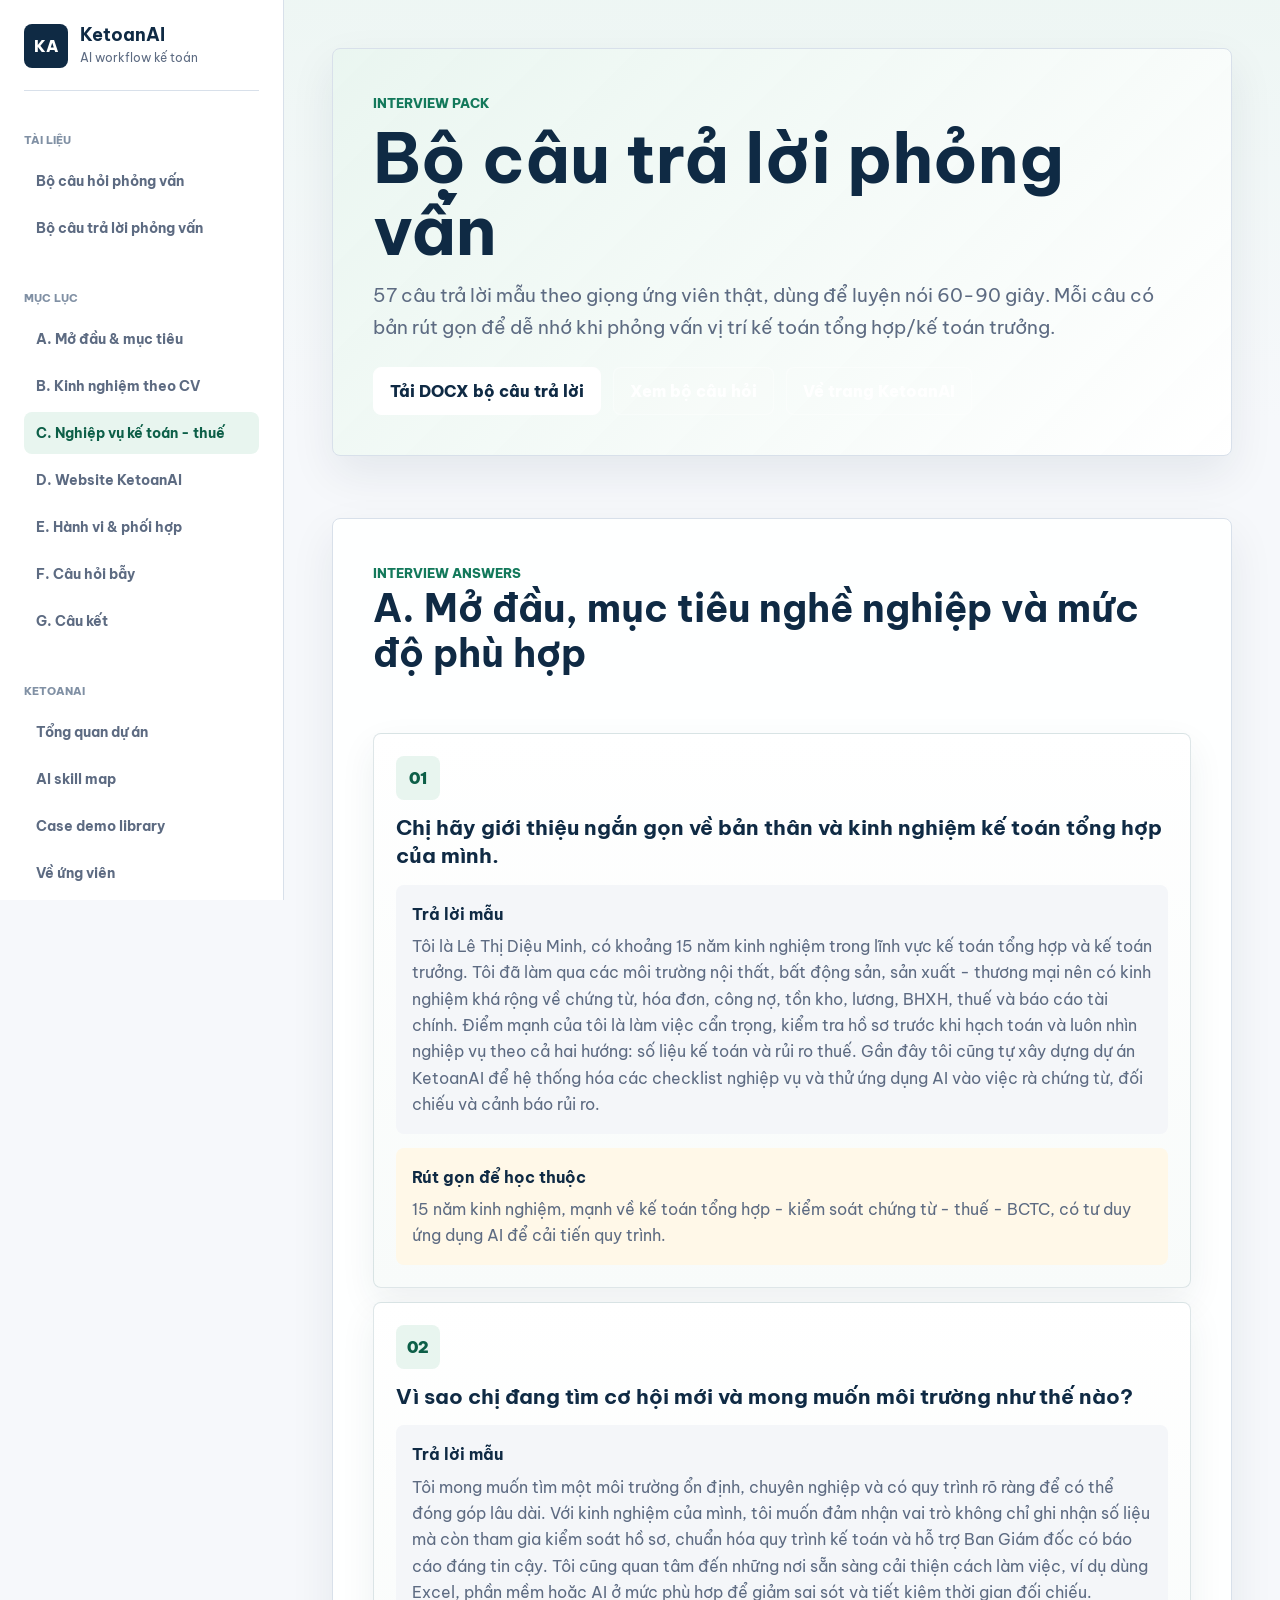
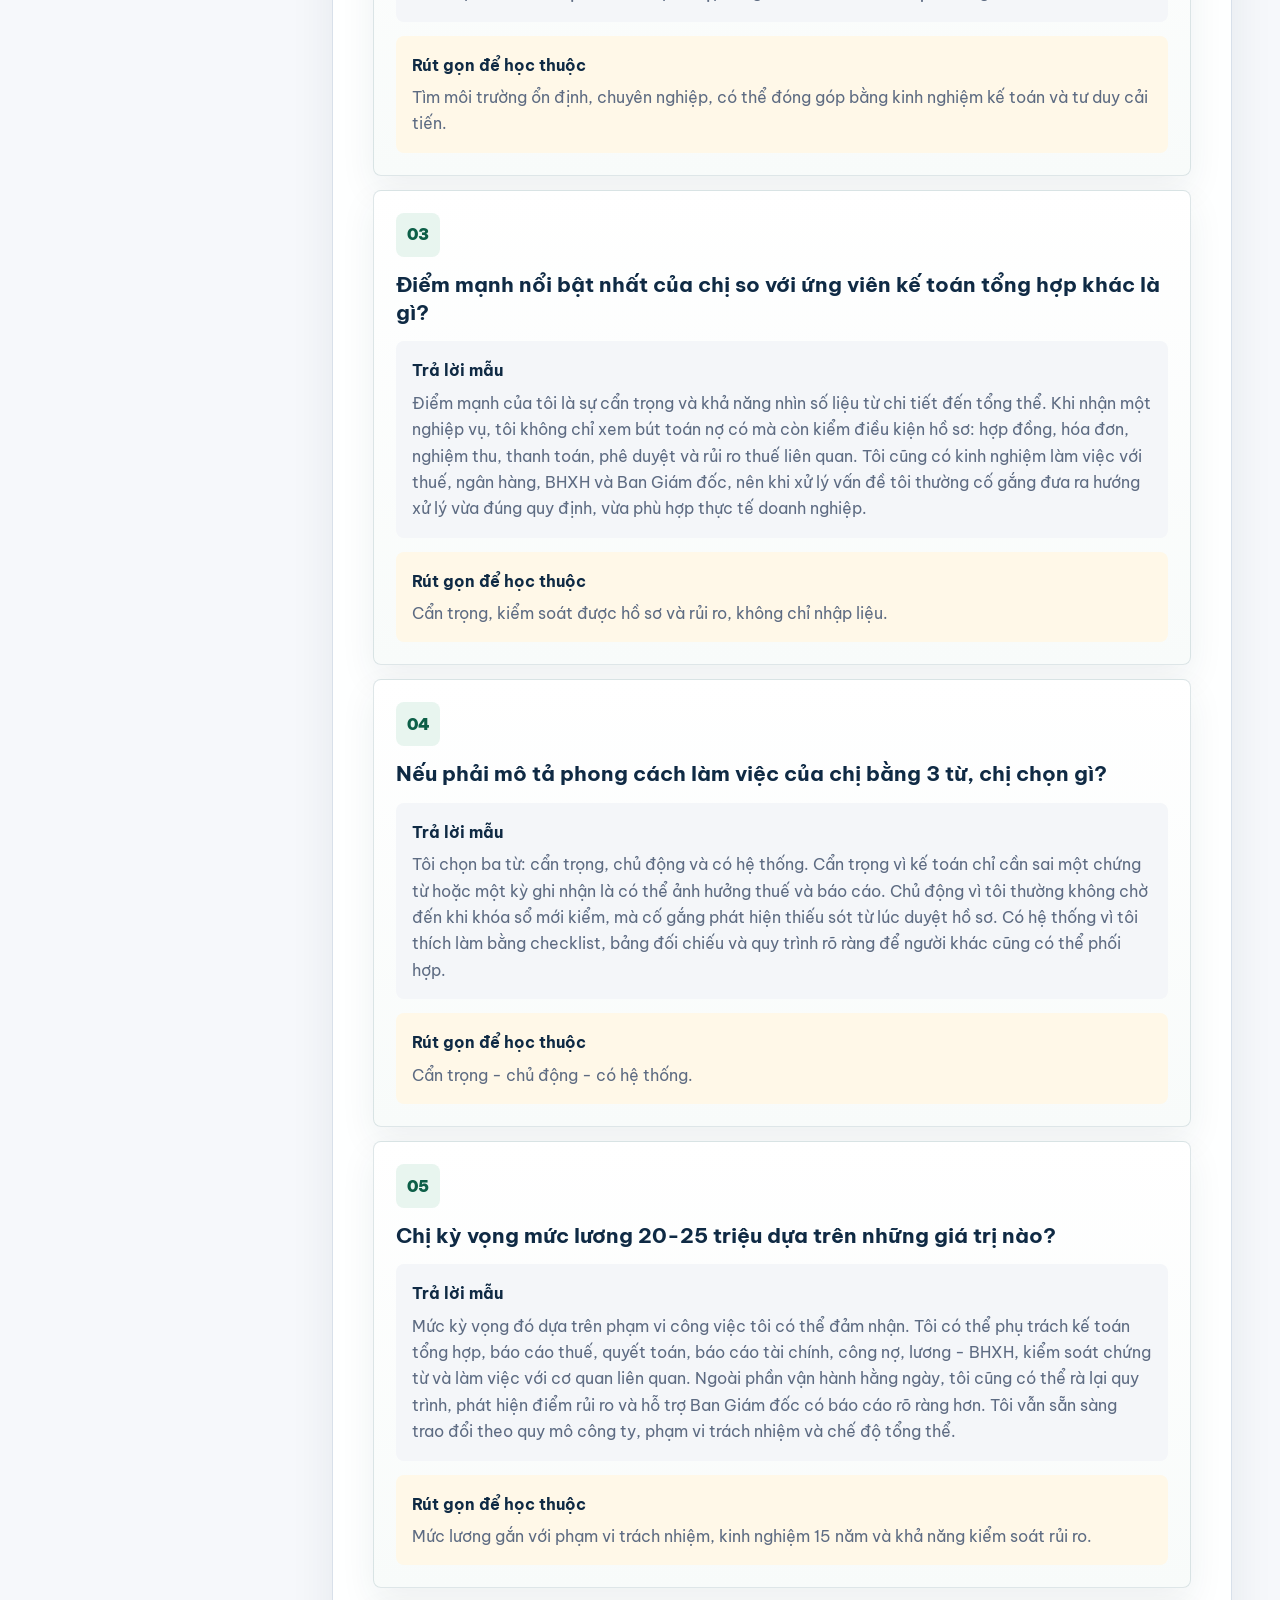
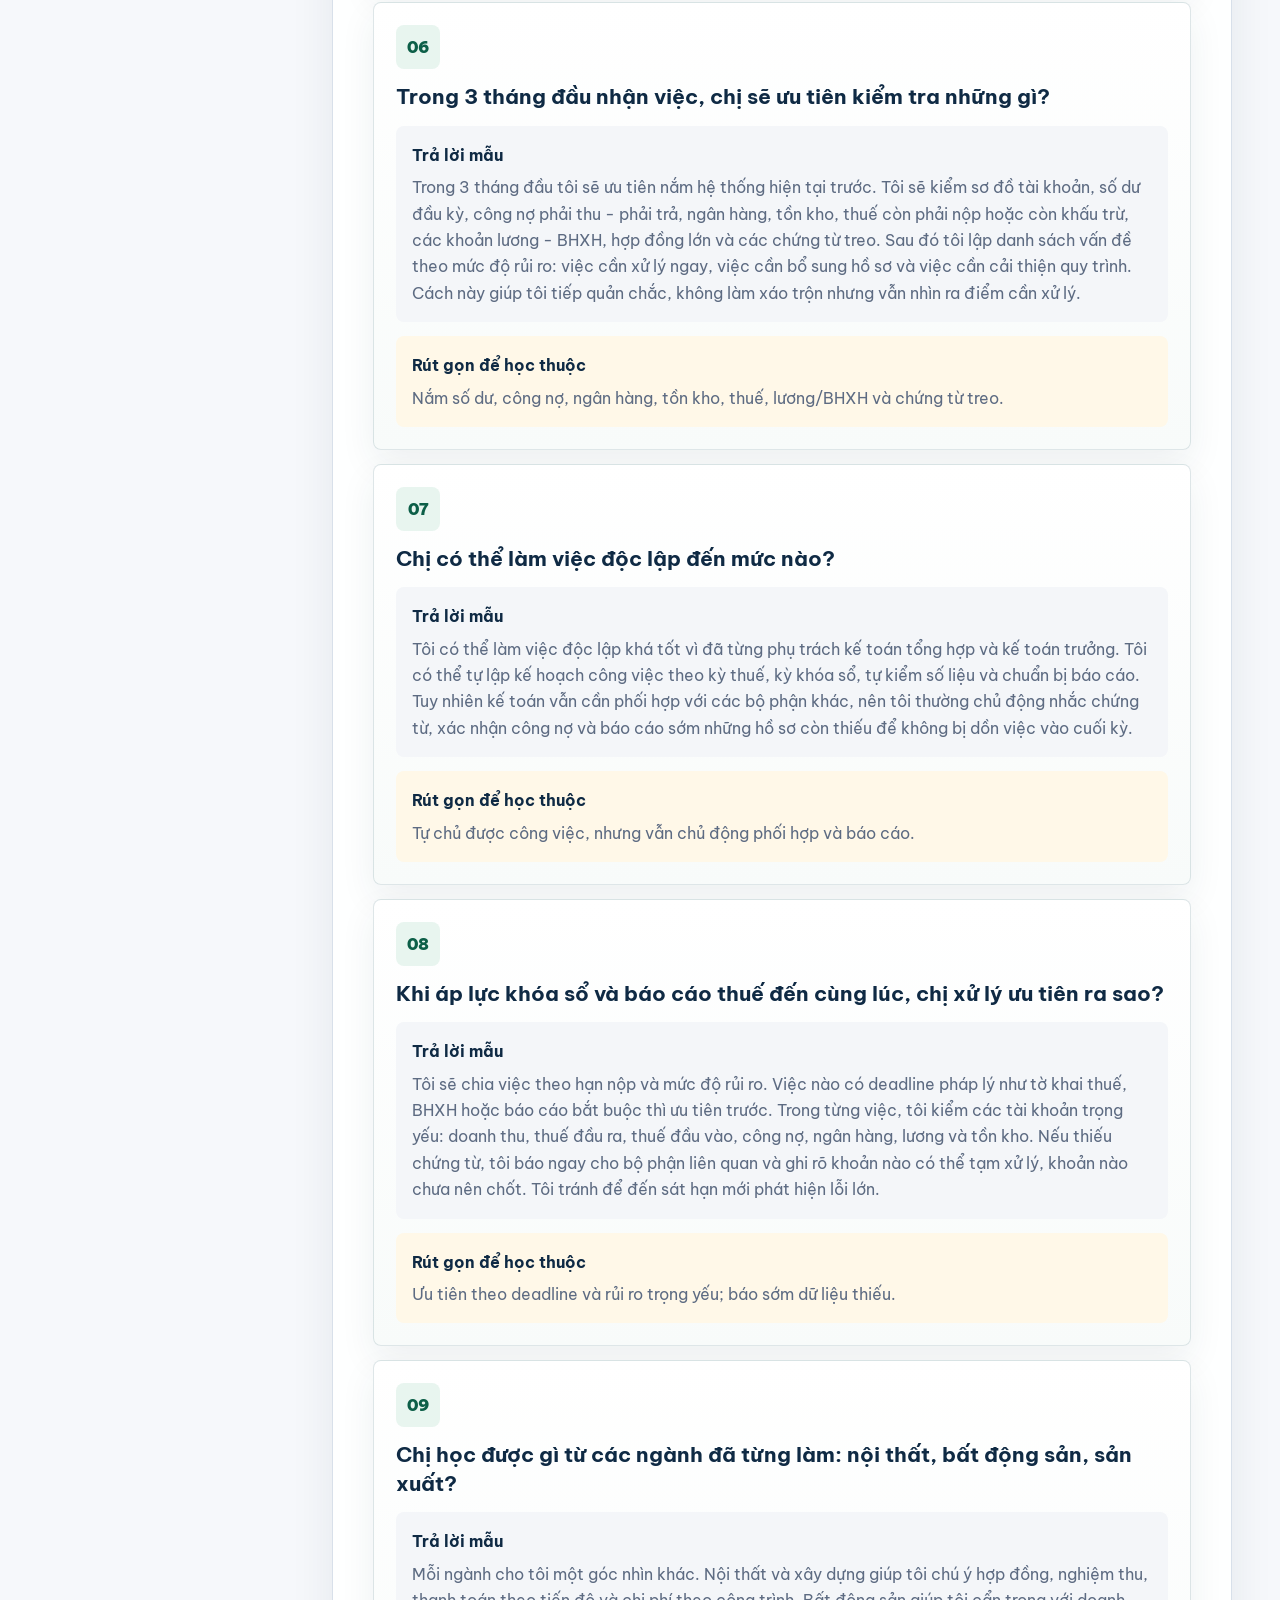
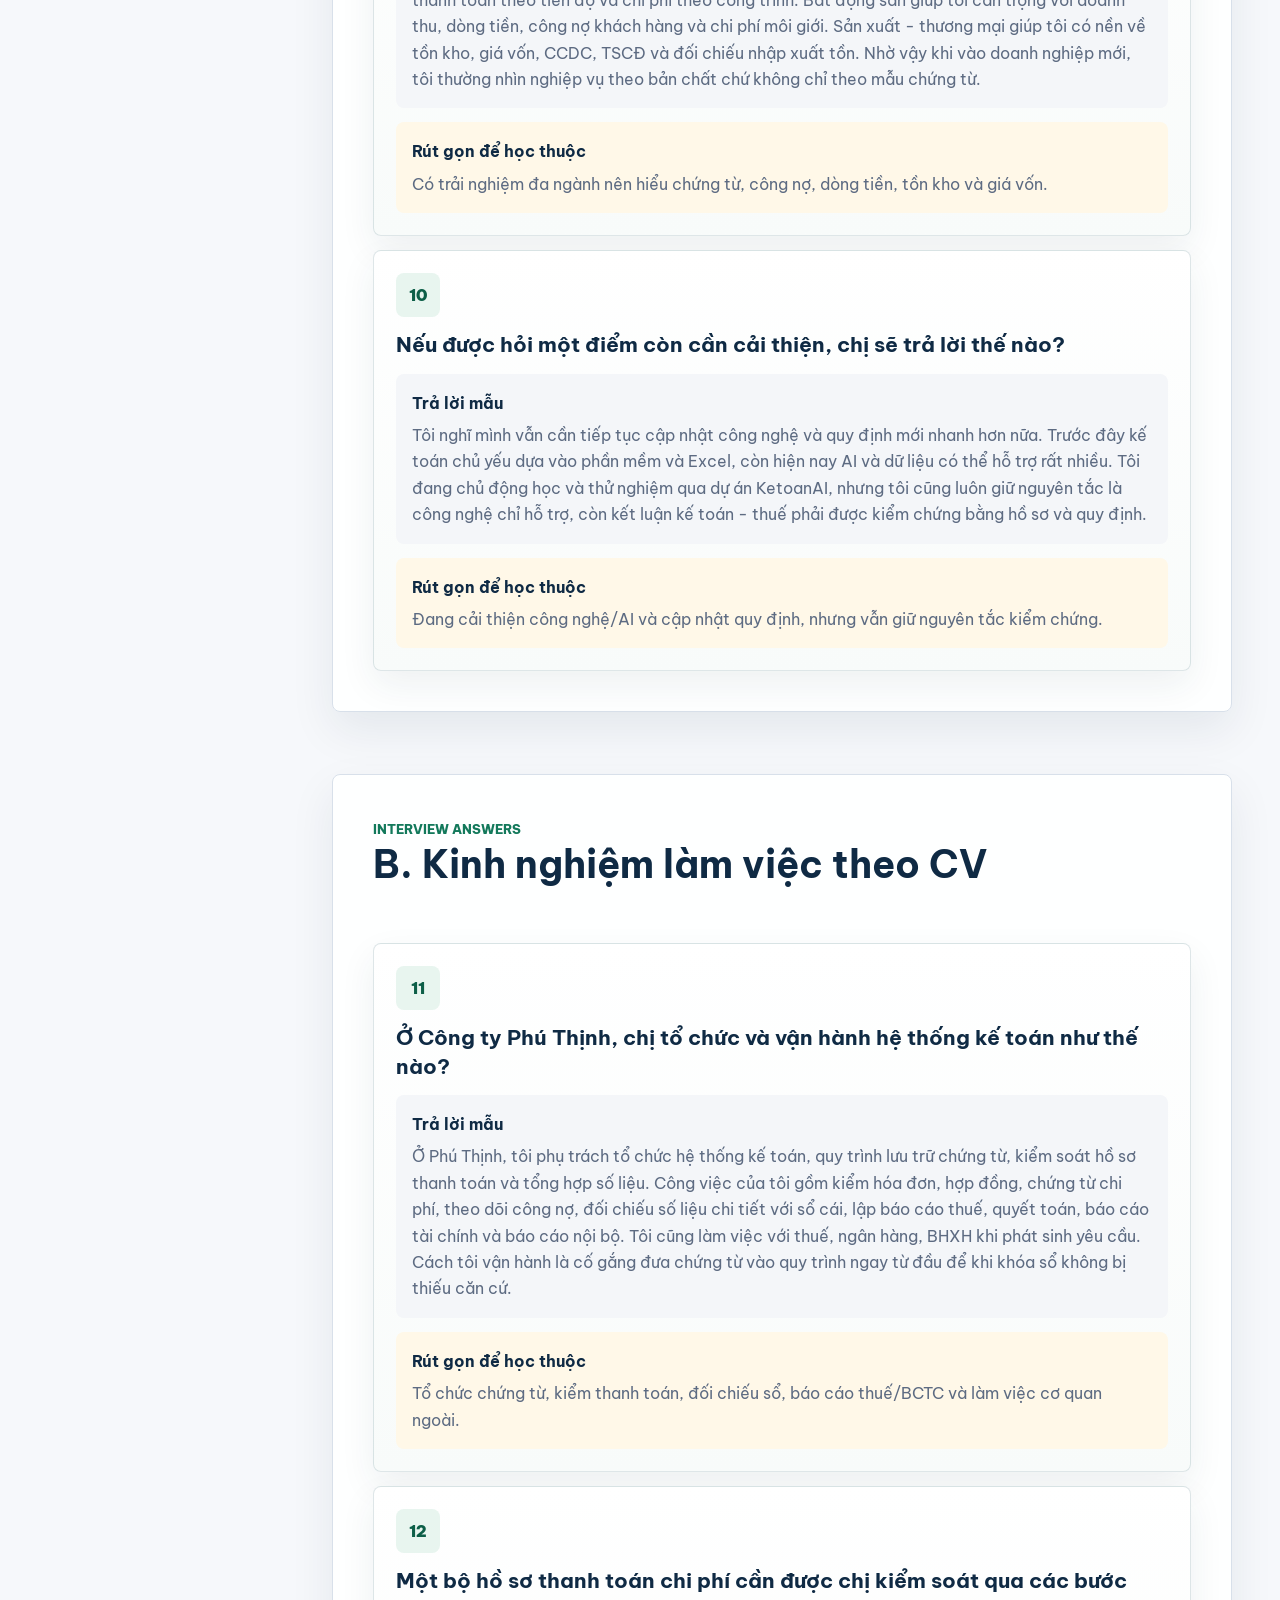
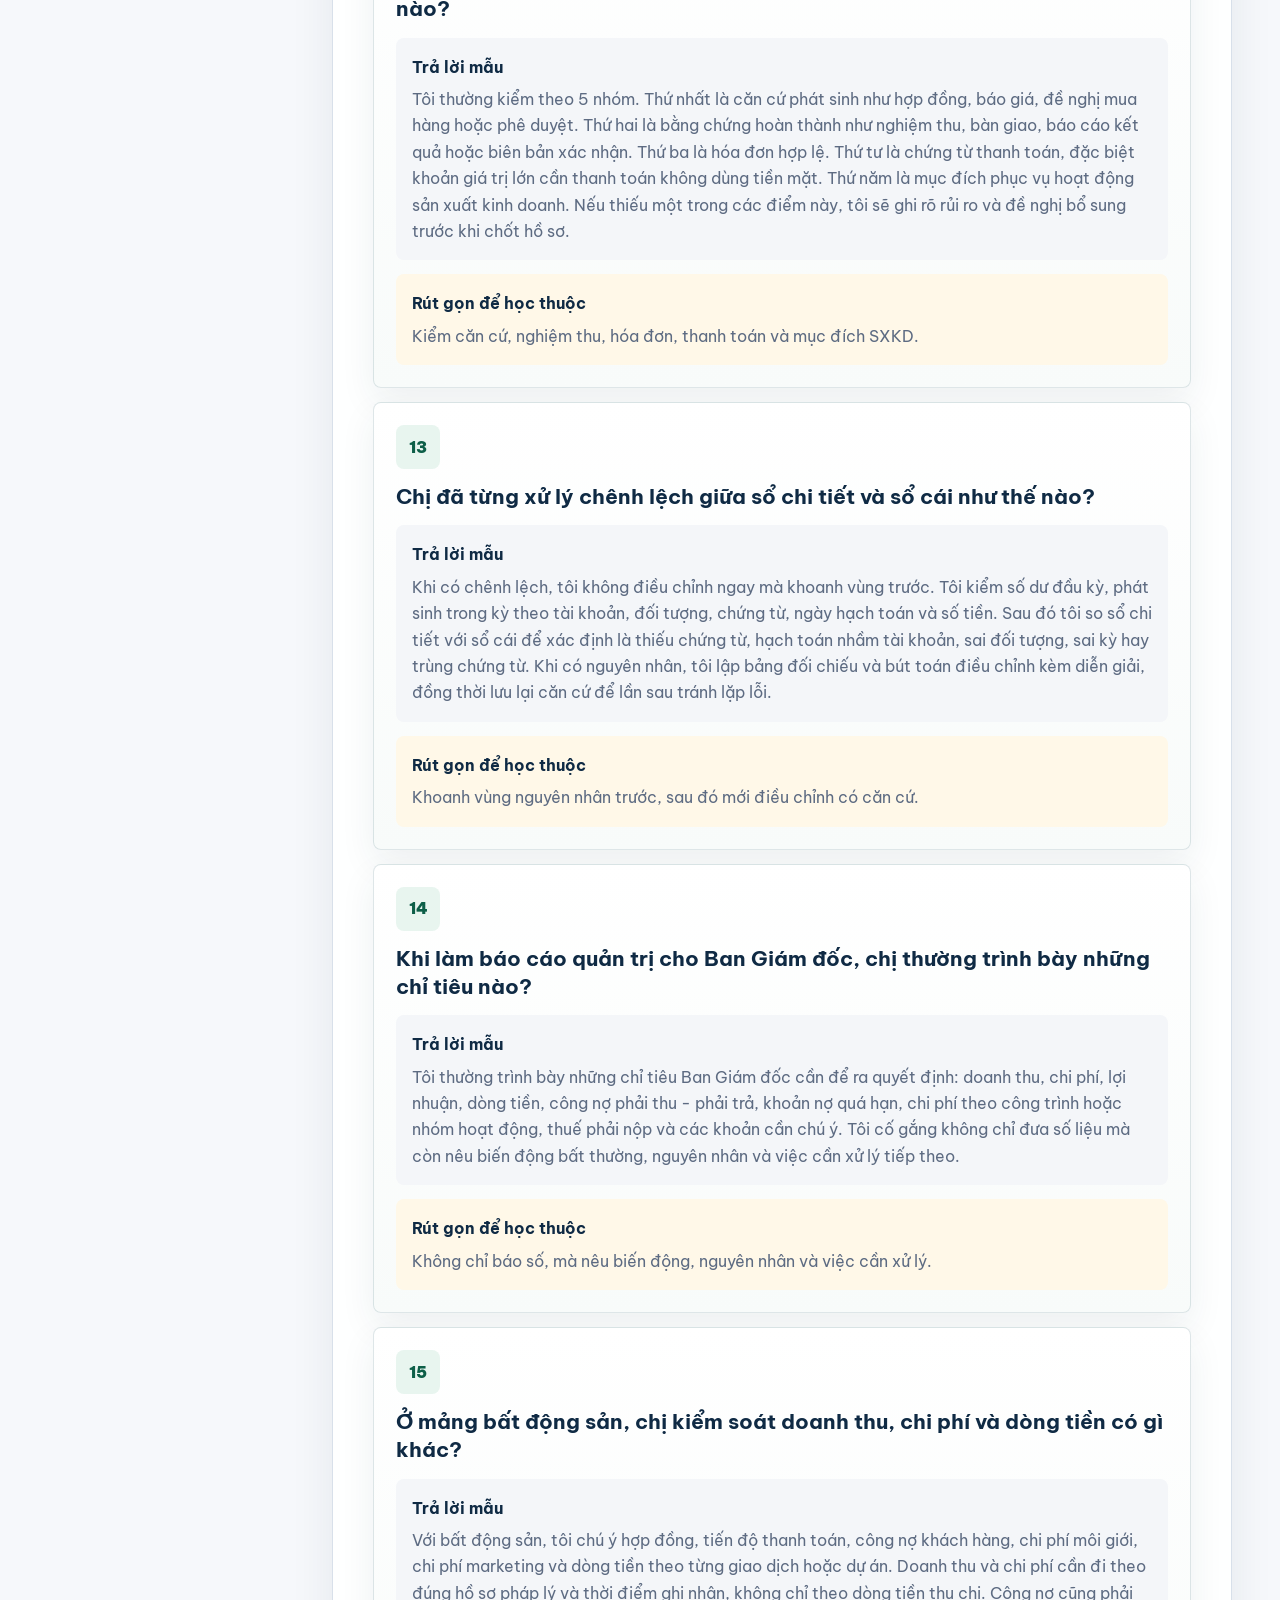
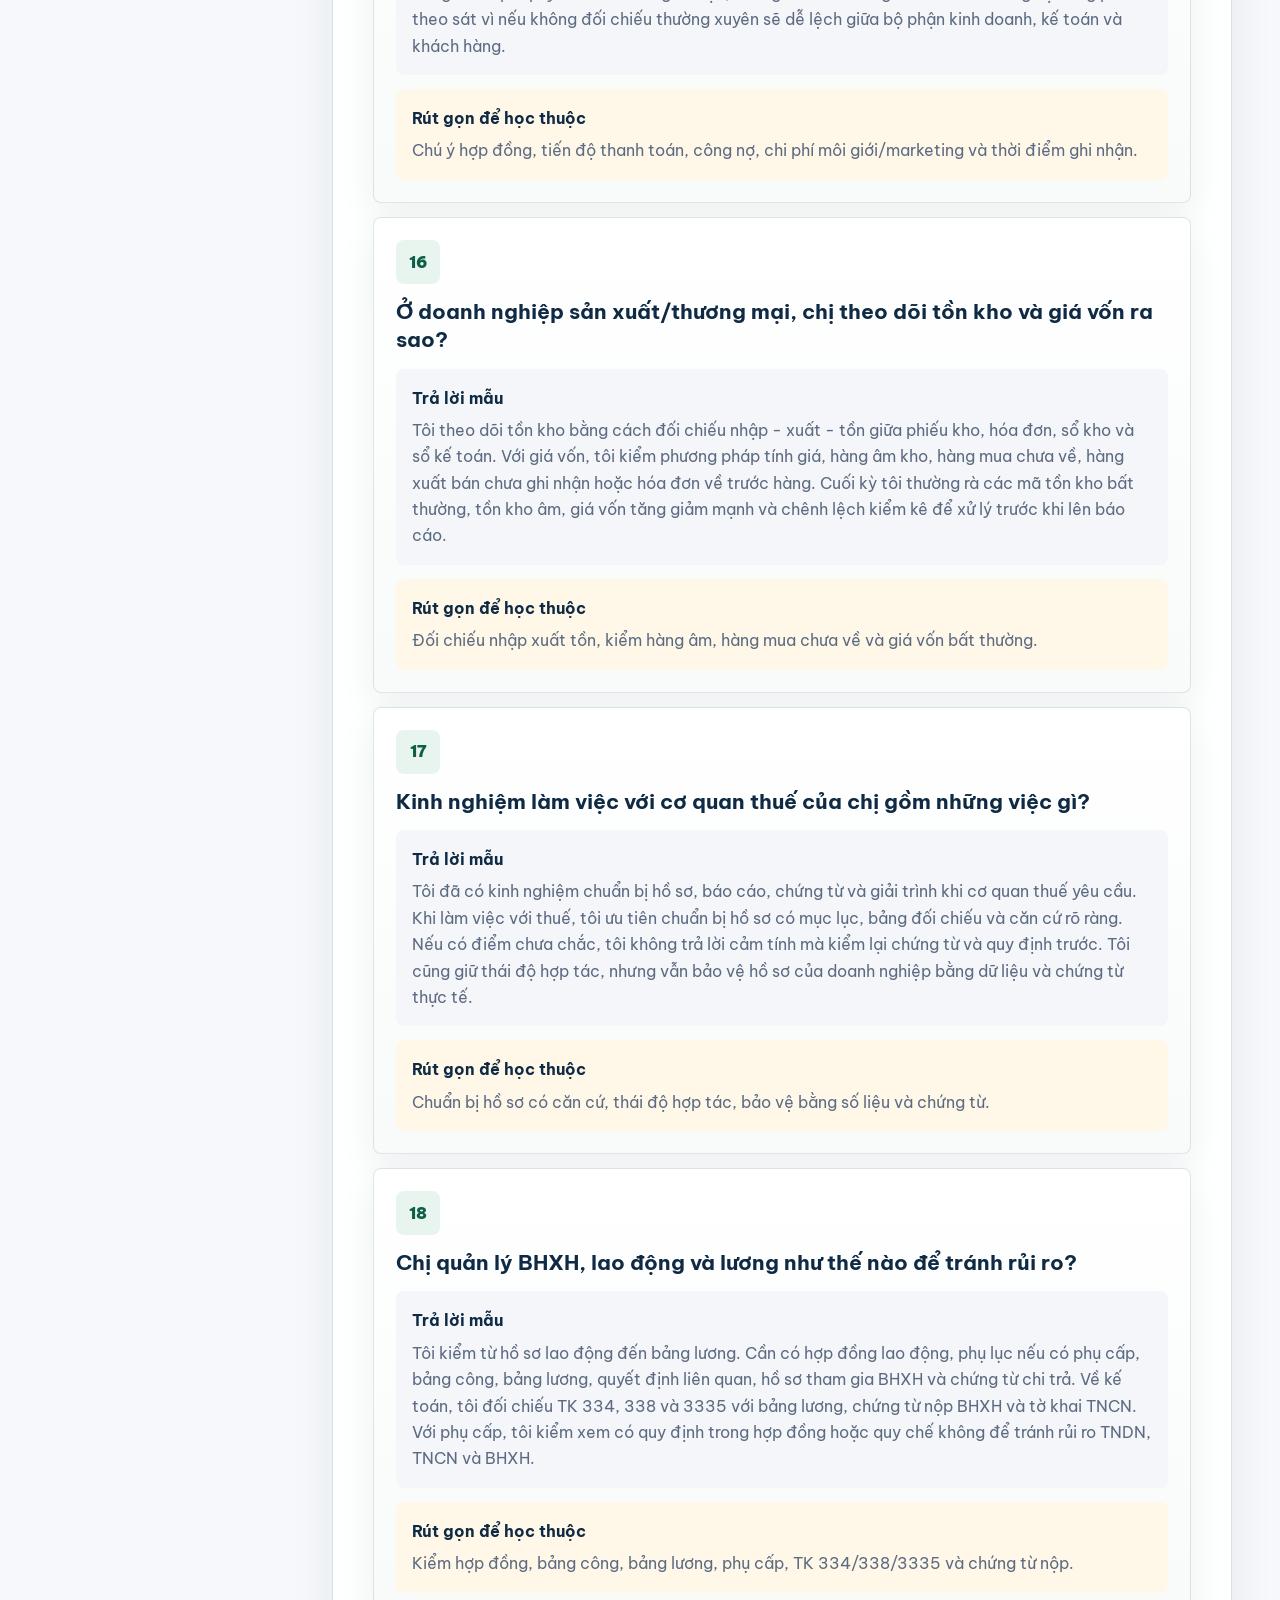
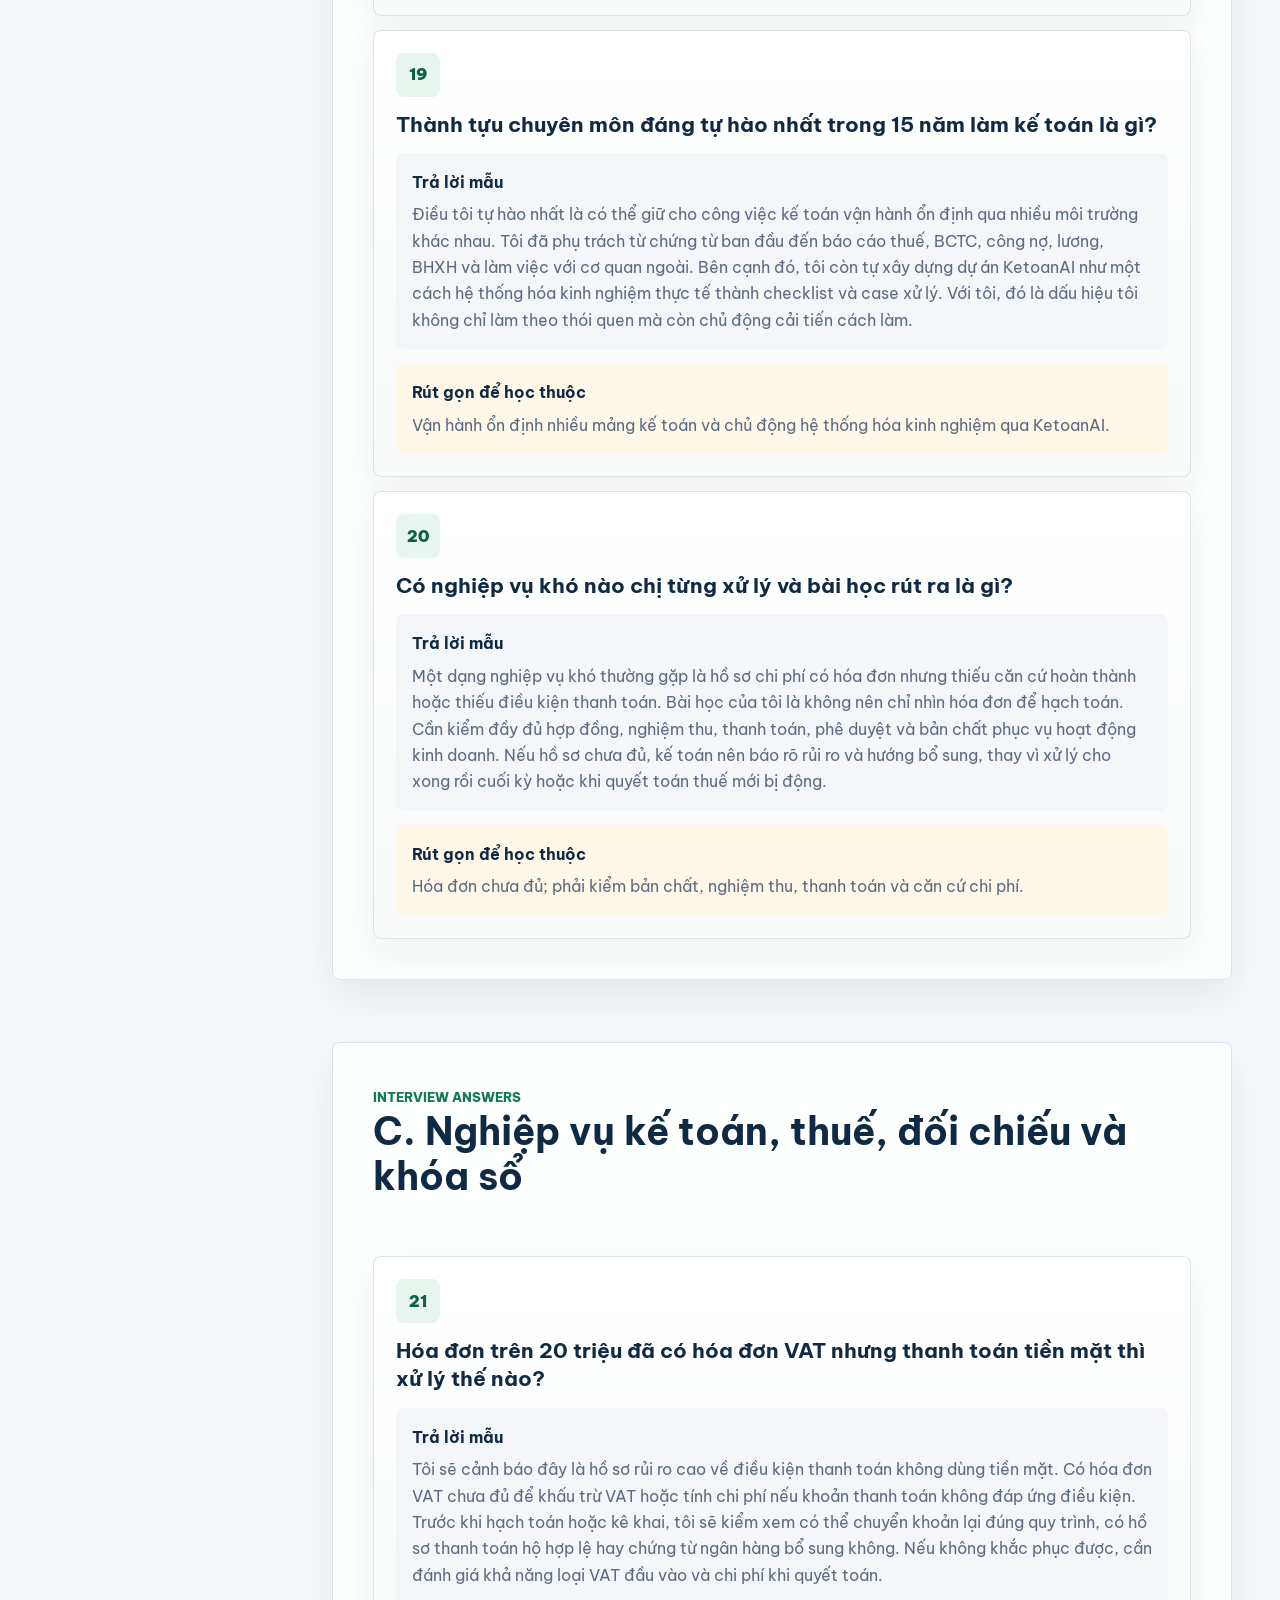
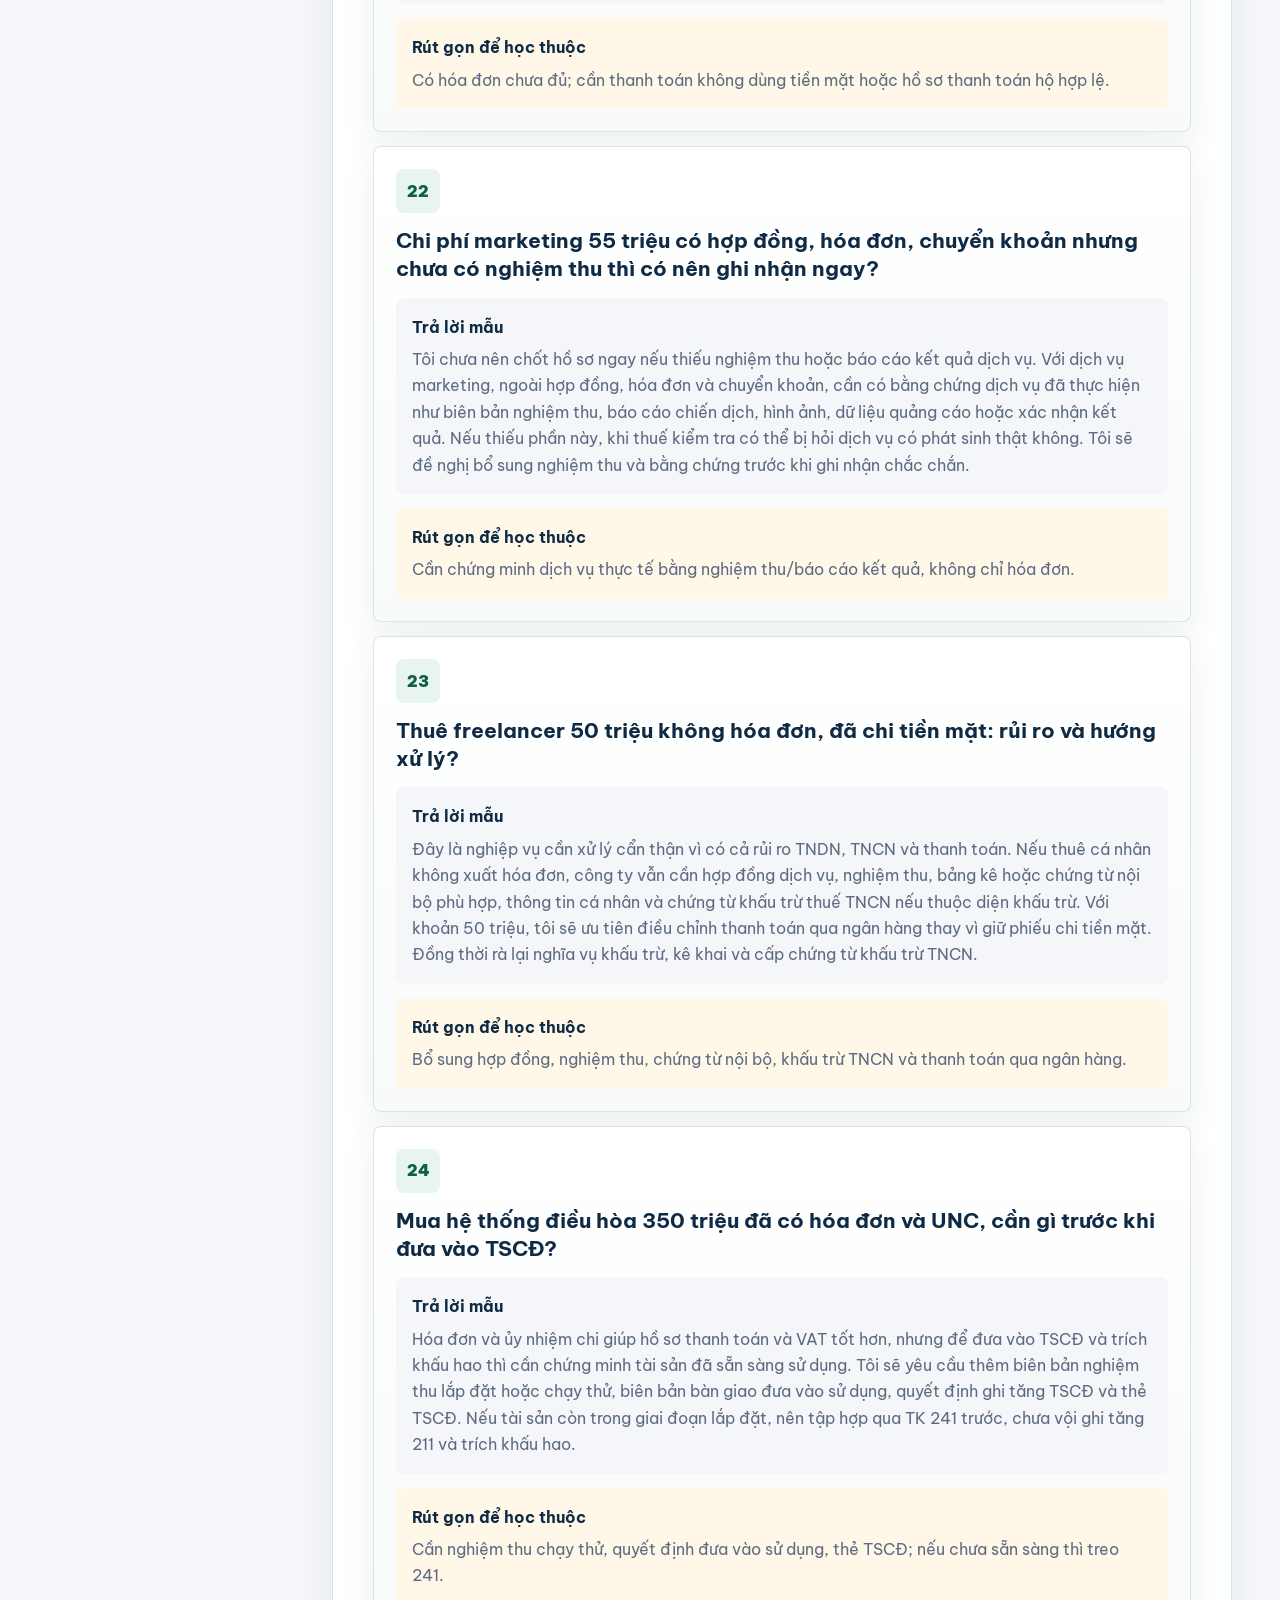
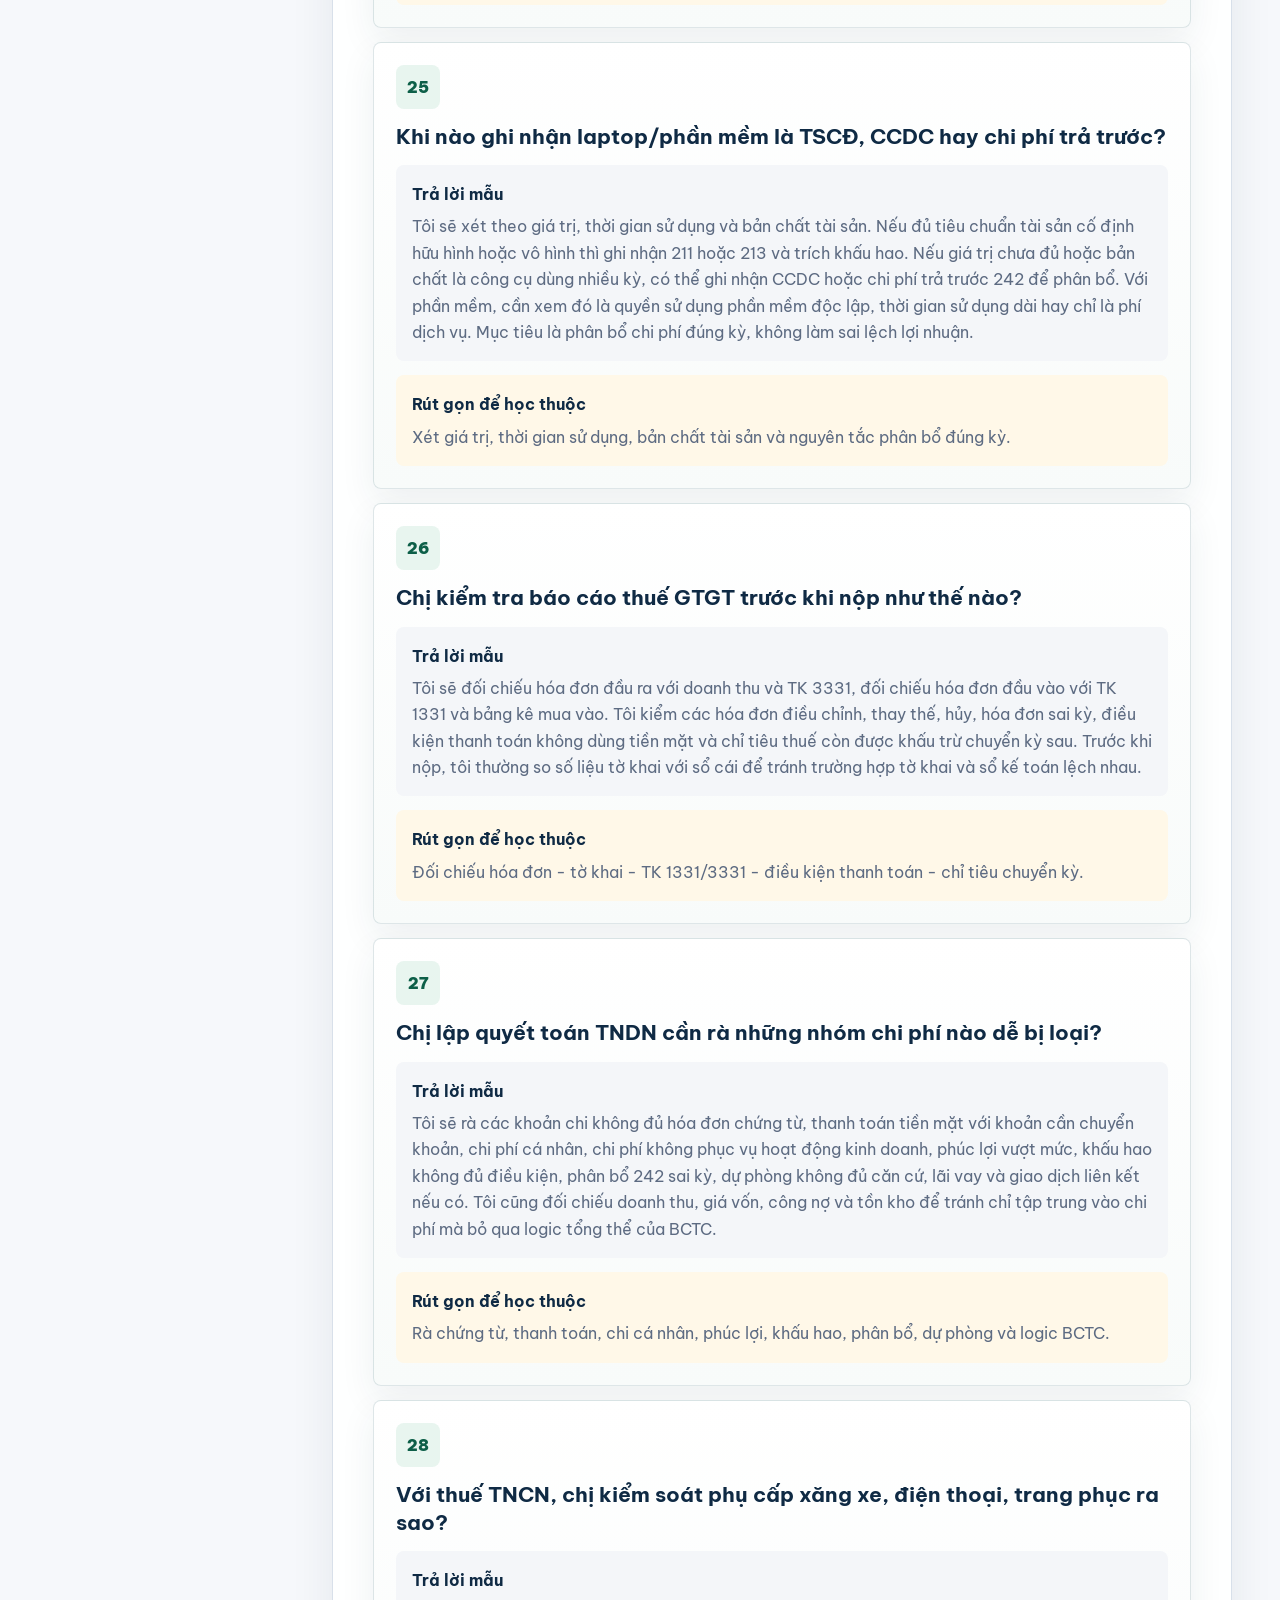
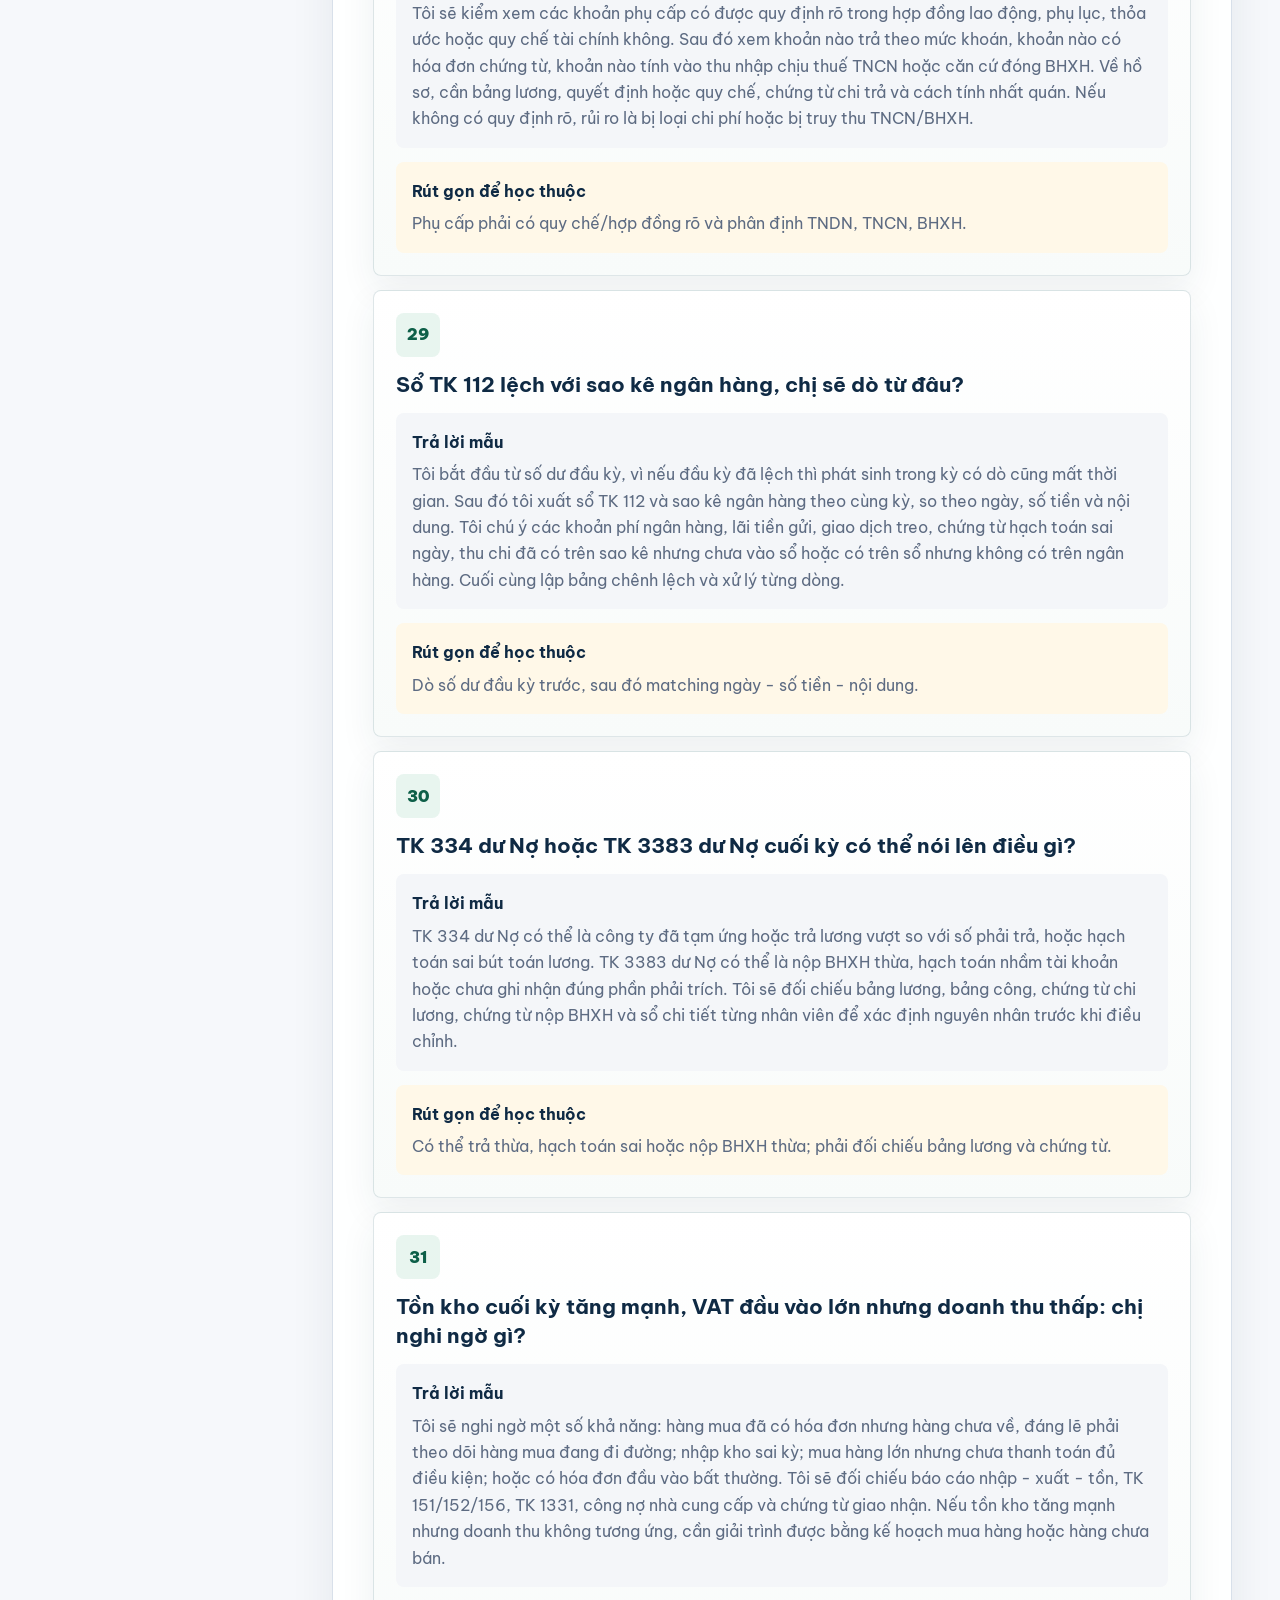
<file: bo-cau-tra-loi-phong-van.html>
<!doctype html>
<html lang="vi">
  <head>
    <meta charset="utf-8">
    <meta name="viewport" content="width=device-width, initial-scale=1">
    <title>Bộ câu trả lời phỏng vấn | KetoanAI</title>
    <meta name="description" content="Bộ câu trả lời phỏng vấn mẫu theo CV Lê Thị Diệu Minh và portfolio KetoanAI.">
    <link rel="preconnect" href="https://fonts.googleapis.com">
    <link rel="preconnect" href="https://fonts.gstatic.com" crossorigin>
    <link href="https://fonts.googleapis.com/css2?family=Be+Vietnam+Pro:wght@400;500;600;700;800&display=swap" rel="stylesheet">
    <link rel="stylesheet" href="assets/css/styles.css?v=20260514-pages">
  </head>
  <body class="document-page">
    <a class="skip-link" href="#main">Bỏ qua điều hướng</a>
    <button class="menu-toggle" type="button" aria-expanded="false" aria-controls="sidebar">
      <span></span>
      <span></span>
      <span></span>
      <span class="sr-only">Mở menu</span>
    </button>

    <aside class="sidebar" id="sidebar">
      <a class="brand brand-link" href="index.html#overview">
        <span class="brand-mark">KA</span>
        <div>
          <strong>KetoanAI</strong>
          <span>AI workflow kế toán</span>
        </div>
      </a>

      <nav aria-label="Điều hướng tài liệu">
        <p>Tài Liệu</p>
        <a class="" href="bo-cau-hoi-phong-van.html">Bộ câu hỏi phỏng vấn</a>
        <a class="active" href="bo-cau-tra-loi-phong-van.html">Bộ câu trả lời phỏng vấn</a>
      </nav>

      <nav class="toc-nav" aria-label="Mục lục bộ câu trả lời">
        <p>Mục Lục</p>
        <a href="#a">A. Mở đầu & mục tiêu</a>
        <a href="#b">B. Kinh nghiệm theo CV</a>
        <a href="#c">C. Nghiệp vụ kế toán - thuế</a>
        <a href="#d">D. Website KetoanAI</a>
        <a href="#e">E. Hành vi & phối hợp</a>
        <a href="#f">F. Câu hỏi bẫy</a>
        <a href="#closing">G. Câu kết</a>
      </nav>

      <nav aria-label="Điều hướng chính">
        <p>KetoanAI</p>
        <a href="index.html#overview">Tổng quan dự án</a>
        <a href="index.html#skills">AI skill map</a>
        <a href="index.html#cases">Case demo library</a>
        <a href="index.html#contact">Về ứng viên</a>
      </nav>
    </aside>

    <div class="sidebar-overlay" aria-hidden="true"></div>

    <main id="main" class="page-shell document-shell">
      <section class="section doc-hero-section">
        <span class="eyebrow">Interview Pack</span>
        <h1>Bộ câu trả lời phỏng vấn</h1>
        <p>57 câu trả lời mẫu theo giọng ứng viên thật, dùng để luyện nói 60-90 giây. Mỗi câu có bản rút gọn để dễ nhớ khi phỏng vấn vị trí kế toán tổng hợp/kế toán trưởng.</p>
        <div class="doc-actions">
          <a class="button primary" href="assets/downloads/bo-cau-tra-loi-phong-van-le-thi-dieu-minh.docx" download>Tải DOCX bộ câu trả lời</a>
          <a class="button secondary" href="bo-cau-hoi-phong-van.html">Xem bộ câu hỏi</a>
          <a class="button secondary" href="index.html#overview">Về trang KetoanAI</a>
        </div>
      </section>
      <section class="section doc-content-section" id="a">
        <div class="section-heading">
          <span class="eyebrow">Interview Answers</span>
          <h2>A. Mở đầu, mục tiêu nghề nghiệp và mức độ phù hợp</h2>
        </div>
        <div class="answer-list">
          <article class="answer-card">
            <span class="answer-number">01</span>
            <h3>Chị hãy giới thiệu ngắn gọn về bản thân và kinh nghiệm kế toán tổng hợp của mình.</h3>
            <div class="answer-body">
              <strong>Trả lời mẫu</strong>
              <p>Tôi là Lê Thị Diệu Minh, có khoảng 15 năm kinh nghiệm trong lĩnh vực kế toán tổng hợp và kế toán trưởng. Tôi đã làm qua các môi trường nội thất, bất động sản, sản xuất - thương mại nên có kinh nghiệm khá rộng về chứng từ, hóa đơn, công nợ, tồn kho, lương, BHXH, thuế và báo cáo tài chính. Điểm mạnh của tôi là làm việc cẩn trọng, kiểm tra hồ sơ trước khi hạch toán và luôn nhìn nghiệp vụ theo cả hai hướng: số liệu kế toán và rủi ro thuế. Gần đây tôi cũng tự xây dựng dự án KetoanAI để hệ thống hóa các checklist nghiệp vụ và thử ứng dụng AI vào việc rà chứng từ, đối chiếu và cảnh báo rủi ro.</p>
            </div>
            <div class="answer-short">
              <strong>Rút gọn để học thuộc</strong>
              <p>15 năm kinh nghiệm, mạnh về kế toán tổng hợp - kiểm soát chứng từ - thuế - BCTC, có tư duy ứng dụng AI để cải tiến quy trình.</p>
            </div>
          </article>
          <article class="answer-card">
            <span class="answer-number">02</span>
            <h3>Vì sao chị đang tìm cơ hội mới và mong muốn môi trường như thế nào?</h3>
            <div class="answer-body">
              <strong>Trả lời mẫu</strong>
              <p>Tôi mong muốn tìm một môi trường ổn định, chuyên nghiệp và có quy trình rõ ràng để có thể đóng góp lâu dài. Với kinh nghiệm của mình, tôi muốn đảm nhận vai trò không chỉ ghi nhận số liệu mà còn tham gia kiểm soát hồ sơ, chuẩn hóa quy trình kế toán và hỗ trợ Ban Giám đốc có báo cáo đáng tin cậy. Tôi cũng quan tâm đến những nơi sẵn sàng cải thiện cách làm việc, ví dụ dùng Excel, phần mềm hoặc AI ở mức phù hợp để giảm sai sót và tiết kiệm thời gian đối chiếu.</p>
            </div>
            <div class="answer-short">
              <strong>Rút gọn để học thuộc</strong>
              <p>Tìm môi trường ổn định, chuyên nghiệp, có thể đóng góp bằng kinh nghiệm kế toán và tư duy cải tiến.</p>
            </div>
          </article>
          <article class="answer-card">
            <span class="answer-number">03</span>
            <h3>Điểm mạnh nổi bật nhất của chị so với ứng viên kế toán tổng hợp khác là gì?</h3>
            <div class="answer-body">
              <strong>Trả lời mẫu</strong>
              <p>Điểm mạnh của tôi là sự cẩn trọng và khả năng nhìn số liệu từ chi tiết đến tổng thể. Khi nhận một nghiệp vụ, tôi không chỉ xem bút toán nợ có mà còn kiểm điều kiện hồ sơ: hợp đồng, hóa đơn, nghiệm thu, thanh toán, phê duyệt và rủi ro thuế liên quan. Tôi cũng có kinh nghiệm làm việc với thuế, ngân hàng, BHXH và Ban Giám đốc, nên khi xử lý vấn đề tôi thường cố gắng đưa ra hướng xử lý vừa đúng quy định, vừa phù hợp thực tế doanh nghiệp.</p>
            </div>
            <div class="answer-short">
              <strong>Rút gọn để học thuộc</strong>
              <p>Cẩn trọng, kiểm soát được hồ sơ và rủi ro, không chỉ nhập liệu.</p>
            </div>
          </article>
          <article class="answer-card">
            <span class="answer-number">04</span>
            <h3>Nếu phải mô tả phong cách làm việc của chị bằng 3 từ, chị chọn gì?</h3>
            <div class="answer-body">
              <strong>Trả lời mẫu</strong>
              <p>Tôi chọn ba từ: cẩn trọng, chủ động và có hệ thống. Cẩn trọng vì kế toán chỉ cần sai một chứng từ hoặc một kỳ ghi nhận là có thể ảnh hưởng thuế và báo cáo. Chủ động vì tôi thường không chờ đến khi khóa sổ mới kiểm, mà cố gắng phát hiện thiếu sót từ lúc duyệt hồ sơ. Có hệ thống vì tôi thích làm bằng checklist, bảng đối chiếu và quy trình rõ ràng để người khác cũng có thể phối hợp.</p>
            </div>
            <div class="answer-short">
              <strong>Rút gọn để học thuộc</strong>
              <p>Cẩn trọng - chủ động - có hệ thống.</p>
            </div>
          </article>
          <article class="answer-card">
            <span class="answer-number">05</span>
            <h3>Chị kỳ vọng mức lương 20-25 triệu dựa trên những giá trị nào?</h3>
            <div class="answer-body">
              <strong>Trả lời mẫu</strong>
              <p>Mức kỳ vọng đó dựa trên phạm vi công việc tôi có thể đảm nhận. Tôi có thể phụ trách kế toán tổng hợp, báo cáo thuế, quyết toán, báo cáo tài chính, công nợ, lương - BHXH, kiểm soát chứng từ và làm việc với cơ quan liên quan. Ngoài phần vận hành hằng ngày, tôi cũng có thể rà lại quy trình, phát hiện điểm rủi ro và hỗ trợ Ban Giám đốc có báo cáo rõ ràng hơn. Tôi vẫn sẵn sàng trao đổi theo quy mô công ty, phạm vi trách nhiệm và chế độ tổng thể.</p>
            </div>
            <div class="answer-short">
              <strong>Rút gọn để học thuộc</strong>
              <p>Mức lương gắn với phạm vi trách nhiệm, kinh nghiệm 15 năm và khả năng kiểm soát rủi ro.</p>
            </div>
          </article>
          <article class="answer-card">
            <span class="answer-number">06</span>
            <h3>Trong 3 tháng đầu nhận việc, chị sẽ ưu tiên kiểm tra những gì?</h3>
            <div class="answer-body">
              <strong>Trả lời mẫu</strong>
              <p>Trong 3 tháng đầu tôi sẽ ưu tiên nắm hệ thống hiện tại trước. Tôi sẽ kiểm sơ đồ tài khoản, số dư đầu kỳ, công nợ phải thu - phải trả, ngân hàng, tồn kho, thuế còn phải nộp hoặc còn khấu trừ, các khoản lương - BHXH, hợp đồng lớn và các chứng từ treo. Sau đó tôi lập danh sách vấn đề theo mức độ rủi ro: việc cần xử lý ngay, việc cần bổ sung hồ sơ và việc cần cải thiện quy trình. Cách này giúp tôi tiếp quản chắc, không làm xáo trộn nhưng vẫn nhìn ra điểm cần xử lý.</p>
            </div>
            <div class="answer-short">
              <strong>Rút gọn để học thuộc</strong>
              <p>Nắm số dư, công nợ, ngân hàng, tồn kho, thuế, lương/BHXH và chứng từ treo.</p>
            </div>
          </article>
          <article class="answer-card">
            <span class="answer-number">07</span>
            <h3>Chị có thể làm việc độc lập đến mức nào?</h3>
            <div class="answer-body">
              <strong>Trả lời mẫu</strong>
              <p>Tôi có thể làm việc độc lập khá tốt vì đã từng phụ trách kế toán tổng hợp và kế toán trưởng. Tôi có thể tự lập kế hoạch công việc theo kỳ thuế, kỳ khóa sổ, tự kiểm số liệu và chuẩn bị báo cáo. Tuy nhiên kế toán vẫn cần phối hợp với các bộ phận khác, nên tôi thường chủ động nhắc chứng từ, xác nhận công nợ và báo cáo sớm những hồ sơ còn thiếu để không bị dồn việc vào cuối kỳ.</p>
            </div>
            <div class="answer-short">
              <strong>Rút gọn để học thuộc</strong>
              <p>Tự chủ được công việc, nhưng vẫn chủ động phối hợp và báo cáo.</p>
            </div>
          </article>
          <article class="answer-card">
            <span class="answer-number">08</span>
            <h3>Khi áp lực khóa sổ và báo cáo thuế đến cùng lúc, chị xử lý ưu tiên ra sao?</h3>
            <div class="answer-body">
              <strong>Trả lời mẫu</strong>
              <p>Tôi sẽ chia việc theo hạn nộp và mức độ rủi ro. Việc nào có deadline pháp lý như tờ khai thuế, BHXH hoặc báo cáo bắt buộc thì ưu tiên trước. Trong từng việc, tôi kiểm các tài khoản trọng yếu: doanh thu, thuế đầu ra, thuế đầu vào, công nợ, ngân hàng, lương và tồn kho. Nếu thiếu chứng từ, tôi báo ngay cho bộ phận liên quan và ghi rõ khoản nào có thể tạm xử lý, khoản nào chưa nên chốt. Tôi tránh để đến sát hạn mới phát hiện lỗi lớn.</p>
            </div>
            <div class="answer-short">
              <strong>Rút gọn để học thuộc</strong>
              <p>Ưu tiên theo deadline và rủi ro trọng yếu; báo sớm dữ liệu thiếu.</p>
            </div>
          </article>
          <article class="answer-card">
            <span class="answer-number">09</span>
            <h3>Chị học được gì từ các ngành đã từng làm: nội thất, bất động sản, sản xuất?</h3>
            <div class="answer-body">
              <strong>Trả lời mẫu</strong>
              <p>Mỗi ngành cho tôi một góc nhìn khác. Nội thất và xây dựng giúp tôi chú ý hợp đồng, nghiệm thu, thanh toán theo tiến độ và chi phí theo công trình. Bất động sản giúp tôi cẩn trọng với doanh thu, dòng tiền, công nợ khách hàng và chi phí môi giới. Sản xuất - thương mại giúp tôi có nền về tồn kho, giá vốn, CCDC, TSCĐ và đối chiếu nhập xuất tồn. Nhờ vậy khi vào doanh nghiệp mới, tôi thường nhìn nghiệp vụ theo bản chất chứ không chỉ theo mẫu chứng từ.</p>
            </div>
            <div class="answer-short">
              <strong>Rút gọn để học thuộc</strong>
              <p>Có trải nghiệm đa ngành nên hiểu chứng từ, công nợ, dòng tiền, tồn kho và giá vốn.</p>
            </div>
          </article>
          <article class="answer-card">
            <span class="answer-number">10</span>
            <h3>Nếu được hỏi một điểm còn cần cải thiện, chị sẽ trả lời thế nào?</h3>
            <div class="answer-body">
              <strong>Trả lời mẫu</strong>
              <p>Tôi nghĩ mình vẫn cần tiếp tục cập nhật công nghệ và quy định mới nhanh hơn nữa. Trước đây kế toán chủ yếu dựa vào phần mềm và Excel, còn hiện nay AI và dữ liệu có thể hỗ trợ rất nhiều. Tôi đang chủ động học và thử nghiệm qua dự án KetoanAI, nhưng tôi cũng luôn giữ nguyên tắc là công nghệ chỉ hỗ trợ, còn kết luận kế toán - thuế phải được kiểm chứng bằng hồ sơ và quy định.</p>
            </div>
            <div class="answer-short">
              <strong>Rút gọn để học thuộc</strong>
              <p>Đang cải thiện công nghệ/AI và cập nhật quy định, nhưng vẫn giữ nguyên tắc kiểm chứng.</p>
            </div>
          </article>
        </div>
      </section>
      <section class="section doc-content-section" id="b">
        <div class="section-heading">
          <span class="eyebrow">Interview Answers</span>
          <h2>B. Kinh nghiệm làm việc theo CV</h2>
        </div>
        <div class="answer-list">
          <article class="answer-card">
            <span class="answer-number">11</span>
            <h3>Ở Công ty Phú Thịnh, chị tổ chức và vận hành hệ thống kế toán như thế nào?</h3>
            <div class="answer-body">
              <strong>Trả lời mẫu</strong>
              <p>Ở Phú Thịnh, tôi phụ trách tổ chức hệ thống kế toán, quy trình lưu trữ chứng từ, kiểm soát hồ sơ thanh toán và tổng hợp số liệu. Công việc của tôi gồm kiểm hóa đơn, hợp đồng, chứng từ chi phí, theo dõi công nợ, đối chiếu số liệu chi tiết với sổ cái, lập báo cáo thuế, quyết toán, báo cáo tài chính và báo cáo nội bộ. Tôi cũng làm việc với thuế, ngân hàng, BHXH khi phát sinh yêu cầu. Cách tôi vận hành là cố gắng đưa chứng từ vào quy trình ngay từ đầu để khi khóa sổ không bị thiếu căn cứ.</p>
            </div>
            <div class="answer-short">
              <strong>Rút gọn để học thuộc</strong>
              <p>Tổ chức chứng từ, kiểm thanh toán, đối chiếu sổ, báo cáo thuế/BCTC và làm việc cơ quan ngoài.</p>
            </div>
          </article>
          <article class="answer-card">
            <span class="answer-number">12</span>
            <h3>Một bộ hồ sơ thanh toán chi phí cần được chị kiểm soát qua các bước nào?</h3>
            <div class="answer-body">
              <strong>Trả lời mẫu</strong>
              <p>Tôi thường kiểm theo 5 nhóm. Thứ nhất là căn cứ phát sinh như hợp đồng, báo giá, đề nghị mua hàng hoặc phê duyệt. Thứ hai là bằng chứng hoàn thành như nghiệm thu, bàn giao, báo cáo kết quả hoặc biên bản xác nhận. Thứ ba là hóa đơn hợp lệ. Thứ tư là chứng từ thanh toán, đặc biệt khoản giá trị lớn cần thanh toán không dùng tiền mặt. Thứ năm là mục đích phục vụ hoạt động sản xuất kinh doanh. Nếu thiếu một trong các điểm này, tôi sẽ ghi rõ rủi ro và đề nghị bổ sung trước khi chốt hồ sơ.</p>
            </div>
            <div class="answer-short">
              <strong>Rút gọn để học thuộc</strong>
              <p>Kiểm căn cứ, nghiệm thu, hóa đơn, thanh toán và mục đích SXKD.</p>
            </div>
          </article>
          <article class="answer-card">
            <span class="answer-number">13</span>
            <h3>Chị đã từng xử lý chênh lệch giữa sổ chi tiết và sổ cái như thế nào?</h3>
            <div class="answer-body">
              <strong>Trả lời mẫu</strong>
              <p>Khi có chênh lệch, tôi không điều chỉnh ngay mà khoanh vùng trước. Tôi kiểm số dư đầu kỳ, phát sinh trong kỳ theo tài khoản, đối tượng, chứng từ, ngày hạch toán và số tiền. Sau đó tôi so sổ chi tiết với sổ cái để xác định là thiếu chứng từ, hạch toán nhầm tài khoản, sai đối tượng, sai kỳ hay trùng chứng từ. Khi có nguyên nhân, tôi lập bảng đối chiếu và bút toán điều chỉnh kèm diễn giải, đồng thời lưu lại căn cứ để lần sau tránh lặp lỗi.</p>
            </div>
            <div class="answer-short">
              <strong>Rút gọn để học thuộc</strong>
              <p>Khoanh vùng nguyên nhân trước, sau đó mới điều chỉnh có căn cứ.</p>
            </div>
          </article>
          <article class="answer-card">
            <span class="answer-number">14</span>
            <h3>Khi làm báo cáo quản trị cho Ban Giám đốc, chị thường trình bày những chỉ tiêu nào?</h3>
            <div class="answer-body">
              <strong>Trả lời mẫu</strong>
              <p>Tôi thường trình bày những chỉ tiêu Ban Giám đốc cần để ra quyết định: doanh thu, chi phí, lợi nhuận, dòng tiền, công nợ phải thu - phải trả, khoản nợ quá hạn, chi phí theo công trình hoặc nhóm hoạt động, thuế phải nộp và các khoản cần chú ý. Tôi cố gắng không chỉ đưa số liệu mà còn nêu biến động bất thường, nguyên nhân và việc cần xử lý tiếp theo.</p>
            </div>
            <div class="answer-short">
              <strong>Rút gọn để học thuộc</strong>
              <p>Không chỉ báo số, mà nêu biến động, nguyên nhân và việc cần xử lý.</p>
            </div>
          </article>
          <article class="answer-card">
            <span class="answer-number">15</span>
            <h3>Ở mảng bất động sản, chị kiểm soát doanh thu, chi phí và dòng tiền có gì khác?</h3>
            <div class="answer-body">
              <strong>Trả lời mẫu</strong>
              <p>Với bất động sản, tôi chú ý hợp đồng, tiến độ thanh toán, công nợ khách hàng, chi phí môi giới, chi phí marketing và dòng tiền theo từng giao dịch hoặc dự án. Doanh thu và chi phí cần đi theo đúng hồ sơ pháp lý và thời điểm ghi nhận, không chỉ theo dòng tiền thu chi. Công nợ cũng phải theo sát vì nếu không đối chiếu thường xuyên sẽ dễ lệch giữa bộ phận kinh doanh, kế toán và khách hàng.</p>
            </div>
            <div class="answer-short">
              <strong>Rút gọn để học thuộc</strong>
              <p>Chú ý hợp đồng, tiến độ thanh toán, công nợ, chi phí môi giới/marketing và thời điểm ghi nhận.</p>
            </div>
          </article>
          <article class="answer-card">
            <span class="answer-number">16</span>
            <h3>Ở doanh nghiệp sản xuất/thương mại, chị theo dõi tồn kho và giá vốn ra sao?</h3>
            <div class="answer-body">
              <strong>Trả lời mẫu</strong>
              <p>Tôi theo dõi tồn kho bằng cách đối chiếu nhập - xuất - tồn giữa phiếu kho, hóa đơn, sổ kho và sổ kế toán. Với giá vốn, tôi kiểm phương pháp tính giá, hàng âm kho, hàng mua chưa về, hàng xuất bán chưa ghi nhận hoặc hóa đơn về trước hàng. Cuối kỳ tôi thường rà các mã tồn kho bất thường, tồn kho âm, giá vốn tăng giảm mạnh và chênh lệch kiểm kê để xử lý trước khi lên báo cáo.</p>
            </div>
            <div class="answer-short">
              <strong>Rút gọn để học thuộc</strong>
              <p>Đối chiếu nhập xuất tồn, kiểm hàng âm, hàng mua chưa về và giá vốn bất thường.</p>
            </div>
          </article>
          <article class="answer-card">
            <span class="answer-number">17</span>
            <h3>Kinh nghiệm làm việc với cơ quan thuế của chị gồm những việc gì?</h3>
            <div class="answer-body">
              <strong>Trả lời mẫu</strong>
              <p>Tôi đã có kinh nghiệm chuẩn bị hồ sơ, báo cáo, chứng từ và giải trình khi cơ quan thuế yêu cầu. Khi làm việc với thuế, tôi ưu tiên chuẩn bị hồ sơ có mục lục, bảng đối chiếu và căn cứ rõ ràng. Nếu có điểm chưa chắc, tôi không trả lời cảm tính mà kiểm lại chứng từ và quy định trước. Tôi cũng giữ thái độ hợp tác, nhưng vẫn bảo vệ hồ sơ của doanh nghiệp bằng dữ liệu và chứng từ thực tế.</p>
            </div>
            <div class="answer-short">
              <strong>Rút gọn để học thuộc</strong>
              <p>Chuẩn bị hồ sơ có căn cứ, thái độ hợp tác, bảo vệ bằng số liệu và chứng từ.</p>
            </div>
          </article>
          <article class="answer-card">
            <span class="answer-number">18</span>
            <h3>Chị quản lý BHXH, lao động và lương như thế nào để tránh rủi ro?</h3>
            <div class="answer-body">
              <strong>Trả lời mẫu</strong>
              <p>Tôi kiểm từ hồ sơ lao động đến bảng lương. Cần có hợp đồng lao động, phụ lục nếu có phụ cấp, bảng công, bảng lương, quyết định liên quan, hồ sơ tham gia BHXH và chứng từ chi trả. Về kế toán, tôi đối chiếu TK 334, 338 và 3335 với bảng lương, chứng từ nộp BHXH và tờ khai TNCN. Với phụ cấp, tôi kiểm xem có quy định trong hợp đồng hoặc quy chế không để tránh rủi ro TNDN, TNCN và BHXH.</p>
            </div>
            <div class="answer-short">
              <strong>Rút gọn để học thuộc</strong>
              <p>Kiểm hợp đồng, bảng công, bảng lương, phụ cấp, TK 334/338/3335 và chứng từ nộp.</p>
            </div>
          </article>
          <article class="answer-card">
            <span class="answer-number">19</span>
            <h3>Thành tựu chuyên môn đáng tự hào nhất trong 15 năm làm kế toán là gì?</h3>
            <div class="answer-body">
              <strong>Trả lời mẫu</strong>
              <p>Điều tôi tự hào nhất là có thể giữ cho công việc kế toán vận hành ổn định qua nhiều môi trường khác nhau. Tôi đã phụ trách từ chứng từ ban đầu đến báo cáo thuế, BCTC, công nợ, lương, BHXH và làm việc với cơ quan ngoài. Bên cạnh đó, tôi còn tự xây dựng dự án KetoanAI như một cách hệ thống hóa kinh nghiệm thực tế thành checklist và case xử lý. Với tôi, đó là dấu hiệu tôi không chỉ làm theo thói quen mà còn chủ động cải tiến cách làm.</p>
            </div>
            <div class="answer-short">
              <strong>Rút gọn để học thuộc</strong>
              <p>Vận hành ổn định nhiều mảng kế toán và chủ động hệ thống hóa kinh nghiệm qua KetoanAI.</p>
            </div>
          </article>
          <article class="answer-card">
            <span class="answer-number">20</span>
            <h3>Có nghiệp vụ khó nào chị từng xử lý và bài học rút ra là gì?</h3>
            <div class="answer-body">
              <strong>Trả lời mẫu</strong>
              <p>Một dạng nghiệp vụ khó thường gặp là hồ sơ chi phí có hóa đơn nhưng thiếu căn cứ hoàn thành hoặc thiếu điều kiện thanh toán. Bài học của tôi là không nên chỉ nhìn hóa đơn để hạch toán. Cần kiểm đầy đủ hợp đồng, nghiệm thu, thanh toán, phê duyệt và bản chất phục vụ hoạt động kinh doanh. Nếu hồ sơ chưa đủ, kế toán nên báo rõ rủi ro và hướng bổ sung, thay vì xử lý cho xong rồi cuối kỳ hoặc khi quyết toán thuế mới bị động.</p>
            </div>
            <div class="answer-short">
              <strong>Rút gọn để học thuộc</strong>
              <p>Hóa đơn chưa đủ; phải kiểm bản chất, nghiệm thu, thanh toán và căn cứ chi phí.</p>
            </div>
          </article>
        </div>
      </section>
      <section class="section doc-content-section" id="c">
        <div class="section-heading">
          <span class="eyebrow">Interview Answers</span>
          <h2>C. Nghiệp vụ kế toán, thuế, đối chiếu và khóa sổ</h2>
        </div>
        <div class="answer-list">
          <article class="answer-card">
            <span class="answer-number">21</span>
            <h3>Hóa đơn trên 20 triệu đã có hóa đơn VAT nhưng thanh toán tiền mặt thì xử lý thế nào?</h3>
            <div class="answer-body">
              <strong>Trả lời mẫu</strong>
              <p>Tôi sẽ cảnh báo đây là hồ sơ rủi ro cao về điều kiện thanh toán không dùng tiền mặt. Có hóa đơn VAT chưa đủ để khấu trừ VAT hoặc tính chi phí nếu khoản thanh toán không đáp ứng điều kiện. Trước khi hạch toán hoặc kê khai, tôi sẽ kiểm xem có thể chuyển khoản lại đúng quy trình, có hồ sơ thanh toán hộ hợp lệ hay chứng từ ngân hàng bổ sung không. Nếu không khắc phục được, cần đánh giá khả năng loại VAT đầu vào và chi phí khi quyết toán.</p>
            </div>
            <div class="answer-short">
              <strong>Rút gọn để học thuộc</strong>
              <p>Có hóa đơn chưa đủ; cần thanh toán không dùng tiền mặt hoặc hồ sơ thanh toán hộ hợp lệ.</p>
            </div>
          </article>
          <article class="answer-card">
            <span class="answer-number">22</span>
            <h3>Chi phí marketing 55 triệu có hợp đồng, hóa đơn, chuyển khoản nhưng chưa có nghiệm thu thì có nên ghi nhận ngay?</h3>
            <div class="answer-body">
              <strong>Trả lời mẫu</strong>
              <p>Tôi chưa nên chốt hồ sơ ngay nếu thiếu nghiệm thu hoặc báo cáo kết quả dịch vụ. Với dịch vụ marketing, ngoài hợp đồng, hóa đơn và chuyển khoản, cần có bằng chứng dịch vụ đã thực hiện như biên bản nghiệm thu, báo cáo chiến dịch, hình ảnh, dữ liệu quảng cáo hoặc xác nhận kết quả. Nếu thiếu phần này, khi thuế kiểm tra có thể bị hỏi dịch vụ có phát sinh thật không. Tôi sẽ đề nghị bổ sung nghiệm thu và bằng chứng trước khi ghi nhận chắc chắn.</p>
            </div>
            <div class="answer-short">
              <strong>Rút gọn để học thuộc</strong>
              <p>Cần chứng minh dịch vụ thực tế bằng nghiệm thu/báo cáo kết quả, không chỉ hóa đơn.</p>
            </div>
          </article>
          <article class="answer-card">
            <span class="answer-number">23</span>
            <h3>Thuê freelancer 50 triệu không hóa đơn, đã chi tiền mặt: rủi ro và hướng xử lý?</h3>
            <div class="answer-body">
              <strong>Trả lời mẫu</strong>
              <p>Đây là nghiệp vụ cần xử lý cẩn thận vì có cả rủi ro TNDN, TNCN và thanh toán. Nếu thuê cá nhân không xuất hóa đơn, công ty vẫn cần hợp đồng dịch vụ, nghiệm thu, bảng kê hoặc chứng từ nội bộ phù hợp, thông tin cá nhân và chứng từ khấu trừ thuế TNCN nếu thuộc diện khấu trừ. Với khoản 50 triệu, tôi sẽ ưu tiên điều chỉnh thanh toán qua ngân hàng thay vì giữ phiếu chi tiền mặt. Đồng thời rà lại nghĩa vụ khấu trừ, kê khai và cấp chứng từ khấu trừ TNCN.</p>
            </div>
            <div class="answer-short">
              <strong>Rút gọn để học thuộc</strong>
              <p>Bổ sung hợp đồng, nghiệm thu, chứng từ nội bộ, khấu trừ TNCN và thanh toán qua ngân hàng.</p>
            </div>
          </article>
          <article class="answer-card">
            <span class="answer-number">24</span>
            <h3>Mua hệ thống điều hòa 350 triệu đã có hóa đơn và UNC, cần gì trước khi đưa vào TSCĐ?</h3>
            <div class="answer-body">
              <strong>Trả lời mẫu</strong>
              <p>Hóa đơn và ủy nhiệm chi giúp hồ sơ thanh toán và VAT tốt hơn, nhưng để đưa vào TSCĐ và trích khấu hao thì cần chứng minh tài sản đã sẵn sàng sử dụng. Tôi sẽ yêu cầu thêm biên bản nghiệm thu lắp đặt hoặc chạy thử, biên bản bàn giao đưa vào sử dụng, quyết định ghi tăng TSCĐ và thẻ TSCĐ. Nếu tài sản còn trong giai đoạn lắp đặt, nên tập hợp qua TK 241 trước, chưa vội ghi tăng 211 và trích khấu hao.</p>
            </div>
            <div class="answer-short">
              <strong>Rút gọn để học thuộc</strong>
              <p>Cần nghiệm thu chạy thử, quyết định đưa vào sử dụng, thẻ TSCĐ; nếu chưa sẵn sàng thì treo 241.</p>
            </div>
          </article>
          <article class="answer-card">
            <span class="answer-number">25</span>
            <h3>Khi nào ghi nhận laptop/phần mềm là TSCĐ, CCDC hay chi phí trả trước?</h3>
            <div class="answer-body">
              <strong>Trả lời mẫu</strong>
              <p>Tôi sẽ xét theo giá trị, thời gian sử dụng và bản chất tài sản. Nếu đủ tiêu chuẩn tài sản cố định hữu hình hoặc vô hình thì ghi nhận 211 hoặc 213 và trích khấu hao. Nếu giá trị chưa đủ hoặc bản chất là công cụ dùng nhiều kỳ, có thể ghi nhận CCDC hoặc chi phí trả trước 242 để phân bổ. Với phần mềm, cần xem đó là quyền sử dụng phần mềm độc lập, thời gian sử dụng dài hay chỉ là phí dịch vụ. Mục tiêu là phân bổ chi phí đúng kỳ, không làm sai lệch lợi nhuận.</p>
            </div>
            <div class="answer-short">
              <strong>Rút gọn để học thuộc</strong>
              <p>Xét giá trị, thời gian sử dụng, bản chất tài sản và nguyên tắc phân bổ đúng kỳ.</p>
            </div>
          </article>
          <article class="answer-card">
            <span class="answer-number">26</span>
            <h3>Chị kiểm tra báo cáo thuế GTGT trước khi nộp như thế nào?</h3>
            <div class="answer-body">
              <strong>Trả lời mẫu</strong>
              <p>Tôi sẽ đối chiếu hóa đơn đầu ra với doanh thu và TK 3331, đối chiếu hóa đơn đầu vào với TK 1331 và bảng kê mua vào. Tôi kiểm các hóa đơn điều chỉnh, thay thế, hủy, hóa đơn sai kỳ, điều kiện thanh toán không dùng tiền mặt và chỉ tiêu thuế còn được khấu trừ chuyển kỳ sau. Trước khi nộp, tôi thường so số liệu tờ khai với sổ cái để tránh trường hợp tờ khai và sổ kế toán lệch nhau.</p>
            </div>
            <div class="answer-short">
              <strong>Rút gọn để học thuộc</strong>
              <p>Đối chiếu hóa đơn - tờ khai - TK 1331/3331 - điều kiện thanh toán - chỉ tiêu chuyển kỳ.</p>
            </div>
          </article>
          <article class="answer-card">
            <span class="answer-number">27</span>
            <h3>Chị lập quyết toán TNDN cần rà những nhóm chi phí nào dễ bị loại?</h3>
            <div class="answer-body">
              <strong>Trả lời mẫu</strong>
              <p>Tôi sẽ rà các khoản chi không đủ hóa đơn chứng từ, thanh toán tiền mặt với khoản cần chuyển khoản, chi phí cá nhân, chi phí không phục vụ hoạt động kinh doanh, phúc lợi vượt mức, khấu hao không đủ điều kiện, phân bổ 242 sai kỳ, dự phòng không đủ căn cứ, lãi vay và giao dịch liên kết nếu có. Tôi cũng đối chiếu doanh thu, giá vốn, công nợ và tồn kho để tránh chỉ tập trung vào chi phí mà bỏ qua logic tổng thể của BCTC.</p>
            </div>
            <div class="answer-short">
              <strong>Rút gọn để học thuộc</strong>
              <p>Rà chứng từ, thanh toán, chi cá nhân, phúc lợi, khấu hao, phân bổ, dự phòng và logic BCTC.</p>
            </div>
          </article>
          <article class="answer-card">
            <span class="answer-number">28</span>
            <h3>Với thuế TNCN, chị kiểm soát phụ cấp xăng xe, điện thoại, trang phục ra sao?</h3>
            <div class="answer-body">
              <strong>Trả lời mẫu</strong>
              <p>Tôi sẽ kiểm xem các khoản phụ cấp có được quy định rõ trong hợp đồng lao động, phụ lục, thỏa ước hoặc quy chế tài chính không. Sau đó xem khoản nào trả theo mức khoán, khoản nào có hóa đơn chứng từ, khoản nào tính vào thu nhập chịu thuế TNCN hoặc căn cứ đóng BHXH. Về hồ sơ, cần bảng lương, quyết định hoặc quy chế, chứng từ chi trả và cách tính nhất quán. Nếu không có quy định rõ, rủi ro là bị loại chi phí hoặc bị truy thu TNCN/BHXH.</p>
            </div>
            <div class="answer-short">
              <strong>Rút gọn để học thuộc</strong>
              <p>Phụ cấp phải có quy chế/hợp đồng rõ và phân định TNDN, TNCN, BHXH.</p>
            </div>
          </article>
          <article class="answer-card">
            <span class="answer-number">29</span>
            <h3>Sổ TK 112 lệch với sao kê ngân hàng, chị sẽ dò từ đâu?</h3>
            <div class="answer-body">
              <strong>Trả lời mẫu</strong>
              <p>Tôi bắt đầu từ số dư đầu kỳ, vì nếu đầu kỳ đã lệch thì phát sinh trong kỳ có dò cũng mất thời gian. Sau đó tôi xuất sổ TK 112 và sao kê ngân hàng theo cùng kỳ, so theo ngày, số tiền và nội dung. Tôi chú ý các khoản phí ngân hàng, lãi tiền gửi, giao dịch treo, chứng từ hạch toán sai ngày, thu chi đã có trên sao kê nhưng chưa vào sổ hoặc có trên sổ nhưng không có trên ngân hàng. Cuối cùng lập bảng chênh lệch và xử lý từng dòng.</p>
            </div>
            <div class="answer-short">
              <strong>Rút gọn để học thuộc</strong>
              <p>Dò số dư đầu kỳ trước, sau đó matching ngày - số tiền - nội dung.</p>
            </div>
          </article>
          <article class="answer-card">
            <span class="answer-number">30</span>
            <h3>TK 334 dư Nợ hoặc TK 3383 dư Nợ cuối kỳ có thể nói lên điều gì?</h3>
            <div class="answer-body">
              <strong>Trả lời mẫu</strong>
              <p>TK 334 dư Nợ có thể là công ty đã tạm ứng hoặc trả lương vượt so với số phải trả, hoặc hạch toán sai bút toán lương. TK 3383 dư Nợ có thể là nộp BHXH thừa, hạch toán nhầm tài khoản hoặc chưa ghi nhận đúng phần phải trích. Tôi sẽ đối chiếu bảng lương, bảng công, chứng từ chi lương, chứng từ nộp BHXH và sổ chi tiết từng nhân viên để xác định nguyên nhân trước khi điều chỉnh.</p>
            </div>
            <div class="answer-short">
              <strong>Rút gọn để học thuộc</strong>
              <p>Có thể trả thừa, hạch toán sai hoặc nộp BHXH thừa; phải đối chiếu bảng lương và chứng từ.</p>
            </div>
          </article>
          <article class="answer-card">
            <span class="answer-number">31</span>
            <h3>Tồn kho cuối kỳ tăng mạnh, VAT đầu vào lớn nhưng doanh thu thấp: chị nghi ngờ gì?</h3>
            <div class="answer-body">
              <strong>Trả lời mẫu</strong>
              <p>Tôi sẽ nghi ngờ một số khả năng: hàng mua đã có hóa đơn nhưng hàng chưa về, đáng lẽ phải theo dõi hàng mua đang đi đường; nhập kho sai kỳ; mua hàng lớn nhưng chưa thanh toán đủ điều kiện; hoặc có hóa đơn đầu vào bất thường. Tôi sẽ đối chiếu báo cáo nhập - xuất - tồn, TK 151/152/156, TK 1331, công nợ nhà cung cấp và chứng từ giao nhận. Nếu tồn kho tăng mạnh nhưng doanh thu không tương ứng, cần giải trình được bằng kế hoạch mua hàng hoặc hàng chưa bán.</p>
            </div>
            <div class="answer-short">
              <strong>Rút gọn để học thuộc</strong>
              <p>Kiểm hàng mua chưa về, nhập kho sai kỳ, VAT lớn, công nợ và hóa đơn bất thường.</p>
            </div>
          </article>
          <article class="answer-card">
            <span class="answer-number">32</span>
            <h3>BCTC trước khi ký nộp cần rà những logic nào?</h3>
            <div class="answer-body">
              <strong>Trả lời mẫu</strong>
              <p>Tôi sẽ rà bảng cân đối số phát sinh trước, xem tài khoản nào có số dư bất thường như 911 còn số dư, 1331 quá lớn so với hoạt động, 333 âm hoặc treo lâu, 334/338 bất thường, công nợ âm, tồn kho âm. Sau đó đối chiếu BCĐKT, KQKD và LCTT: lợi nhuận có hợp lý với doanh thu - giá vốn không, công nợ có phù hợp dòng tiền không, thuế trên tờ khai có khớp sổ không. Mục tiêu là phát hiện lỗi logic trước khi nộp.</p>
            </div>
            <div class="answer-short">
              <strong>Rút gọn để học thuộc</strong>
              <p>Rà BCĐSPS, tài khoản bất thường, công nợ, tồn kho, thuế và logic giữa các báo cáo.</p>
            </div>
          </article>
          <article class="answer-card">
            <span class="answer-number">33</span>
            <h3>Nếu phát hiện hóa đơn năm trước bị bỏ sót sau khi đã nộp BCTC, chị xử lý thế nào?</h3>
            <div class="answer-body">
              <strong>Trả lời mẫu</strong>
              <p>Trước hết tôi xác định hóa đơn đầu vào hay đầu ra, giá trị có trọng yếu không, liên quan hàng hóa dịch vụ kỳ nào và ảnh hưởng đến thuế nào. Với hóa đơn đầu vào, cần xem điều kiện kê khai bổ sung VAT và hạch toán chi phí hoặc hàng tồn kho phù hợp. Với hóa đơn đầu ra bị bỏ sót thì rủi ro cao hơn vì liên quan doanh thu và VAT đầu ra, cần lập bổ sung, tính tiền chậm nộp nếu có và điều chỉnh sổ. Nếu ảnh hưởng trọng yếu đến BCTC năm trước, cần xem xét điều chỉnh theo quy định và có hồ sơ giải trình đầy đủ.</p>
            </div>
            <div class="answer-short">
              <strong>Rút gọn để học thuộc</strong>
              <p>Xác định loại hóa đơn, kỳ ảnh hưởng, thuế liên quan, tính trọng yếu và lập hồ sơ điều chỉnh.</p>
            </div>
          </article>
          <article class="answer-card">
            <span class="answer-number">34</span>
            <h3>Chị sử dụng MISA/AMIS, HTKK, eTax như thế nào trong quy trình thực tế?</h3>
            <div class="answer-body">
              <strong>Trả lời mẫu</strong>
              <p>Tôi sử dụng phần mềm kế toán để nhập chứng từ, kiểm tra sổ chi tiết, sổ cái, công nợ, thuế và lập báo cáo. Với HTKK và eTax, tôi lập hoặc kiểm tờ khai, kết xuất XML, nộp qua cổng thuế điện tử và lưu thông báo chấp nhận. Quan trọng là không chỉ nhập liệu mà phải đối chiếu giữa phần mềm kế toán, tờ khai và chứng từ gốc. Nếu có điều chỉnh, tôi lưu cả tờ khai bổ sung, biên nhận và bút toán liên quan.</p>
            </div>
            <div class="answer-short">
              <strong>Rút gọn để học thuộc</strong>
              <p>Dùng phần mềm để nhập - kiểm - xuất tờ khai, nhưng luôn đối chiếu với chứng từ và sổ.</p>
            </div>
          </article>
        </div>
      </section>
      <section class="section doc-content-section" id="d">
        <div class="section-heading">
          <span class="eyebrow">Interview Answers</span>
          <h2>D. Câu hỏi riêng về website KetoanAI</h2>
        </div>
        <div class="answer-list">
          <article class="answer-card">
            <span class="answer-number">35</span>
            <h3>KetoanAI là gì, và vì sao chị đưa dự án này vào CV?</h3>
            <div class="answer-body">
              <strong>Trả lời mẫu</strong>
              <p>KetoanAI là dự án cá nhân tôi xây dựng để trình bày cách ứng dụng AI vào công việc kế toán tổng hợp. Dự án gồm các tình huống như kiểm tra chứng từ, rà rủi ro thuế, định khoản, công nợ, tồn kho, lương - BHXH, khóa sổ và BCTC. Tôi đưa vào CV vì nó thể hiện cách tôi học thêm công nghệ và hệ thống hóa kinh nghiệm thực tế. Tôi không xem AI thay thế kế toán, mà là công cụ hỗ trợ kế toán kiểm nhanh hơn, đặt câu hỏi tốt hơn và giảm bỏ sót.</p>
            </div>
            <div class="answer-short">
              <strong>Rút gọn để học thuộc</strong>
              <p>Portfolio cá nhân về AI workflow kế toán; thể hiện tư duy cải tiến, không thay thế kế toán.</p>
            </div>
          </article>
          <article class="answer-card">
            <span class="answer-number">36</span>
            <h3>Dự án KetoanAI giải quyết vấn đề kế toán nào?</h3>
            <div class="answer-body">
              <strong>Trả lời mẫu</strong>
              <p>Dự án tập trung vào các vấn đề kế toán tổng hợp hay gặp: hồ sơ thiếu chứng từ, rủi ro VAT/TNDN/TNCN, số liệu lệch giữa sổ chi tiết và sổ cái, công nợ chưa đối chiếu, tồn kho hoặc giá vốn bất thường và áp lực khóa sổ cuối kỳ. Tôi thiết kế các case để AI hỗ trợ phân loại nghiệp vụ, nhắc checklist chứng từ, cảnh báo rủi ro và đề xuất bước xử lý tiếp theo.</p>
            </div>
            <div class="answer-short">
              <strong>Rút gọn để học thuộc</strong>
              <p>Giải quyết thiếu chứng từ, rủi ro thuế, lệch số liệu và áp lực khóa sổ.</p>
            </div>
          </article>
          <article class="answer-card">
            <span class="answer-number">37</span>
            <h3>Workflow 5 bước của KetoanAI hoạt động ra sao?</h3>
            <div class="answer-body">
              <strong>Trả lời mẫu</strong>
              <p>Workflow của tôi gồm 5 bước. Một là nhận tình huống hoặc file đầu vào. Hai là phân loại nghiệp vụ, ví dụ chứng từ, thuế, công nợ, tồn kho, lương hay BCTC. Ba là chọn skill hoặc checklist phù hợp. Bốn là đối chiếu điều kiện, phát hiện thiếu sót và rủi ro. Năm là kết luận hành động: cần bổ sung chứng từ gì, có nên hạch toán ngay không, cần bút toán hoặc bước kiểm tra nào tiếp theo.</p>
            </div>
            <div class="answer-short">
              <strong>Rút gọn để học thuộc</strong>
              <p>Nhận dữ liệu - phân loại - chọn skill - đối chiếu checklist - kết luận hành động.</p>
            </div>
          </article>
          <article class="answer-card">
            <span class="answer-number">38</span>
            <h3>13 AI skill trên website phục vụ chu trình kế toán tổng hợp như thế nào?</h3>
            <div class="answer-body">
              <strong>Trả lời mẫu</strong>
              <p>Tôi sắp xếp 13 skill theo chu trình kế toán tổng hợp: kiểm chứng từ, rà thuế, định khoản, thao tác phần mềm, công nợ, tồn kho, TSCĐ/242, lương - BHXH - TNCN, đối chiếu tài khoản, sửa lỗi, khóa sổ, rà BCTC và tra cứu pháp lý. Ý tưởng là mỗi nhóm nghiệp vụ có một checklist riêng, giúp kế toán không xử lý cảm tính mà đi theo luồng kiểm tra rõ ràng.</p>
            </div>
            <div class="answer-short">
              <strong>Rút gọn để học thuộc</strong>
              <p>13 skill bao phủ từ chứng từ đầu vào đến khóa sổ, BCTC và pháp lý.</p>
            </div>
          </article>
          <article class="answer-card">
            <span class="answer-number">39</span>
            <h3>Vai trò của NotebookLM trong dự án là gì?</h3>
            <div class="answer-body">
              <strong>Trả lời mẫu</strong>
              <p>NotebookLM được dùng như một kho nguồn để lưu tài liệu, checklist và căn cứ tham khảo. Khi có tình huống, tôi dùng AI hỏi đáp trên nguồn đó để gợi ý rủi ro và hồ sơ cần kiểm. Tuy nhiên tôi vẫn xem kết quả AI là bản nháp cần rà lại. Với kế toán - thuế, kết luận cuối phải dựa trên chứng từ thực tế, quy định cập nhật và kinh nghiệm nghề nghiệp.</p>
            </div>
            <div class="answer-short">
              <strong>Rút gọn để học thuộc</strong>
              <p>NotebookLM là kho nguồn/checklist; kết quả AI phải được kế toán kiểm chứng.</p>
            </div>
          </article>
          <article class="answer-card">
            <span class="answer-number">40</span>
            <h3>Chị dùng Python/pandas và Excel/CSV ở mức nào?</h3>
            <div class="answer-body">
              <strong>Trả lời mẫu</strong>
              <p>Tôi định hướng dùng Python/pandas và Excel/CSV cho các việc đối chiếu dữ liệu lặp lại, ví dụ so sổ TK 112 với sao kê ngân hàng, phân nhóm tuổi nợ, lọc công nợ quá hạn, tìm tồn kho âm hoặc so biến động BCTC. Tôi không phóng đại là tự động hóa toàn bộ kế toán, nhưng tôi thấy dữ liệu kế toán nếu biết xử lý sẽ giúp phát hiện lỗi nhanh hơn so với dò tay hoàn toàn.</p>
            </div>
            <div class="answer-short">
              <strong>Rút gọn để học thuộc</strong>
              <p>Dùng ở mức hỗ trợ đối chiếu, lọc bất thường và phân tích dữ liệu kế toán.</p>
            </div>
          </article>
          <article class="answer-card">
            <span class="answer-number">41</span>
            <h3>Một case trên website mà chị tự tin giải thích nhất là gì?</h3>
            <div class="answer-body">
              <strong>Trả lời mẫu</strong>
              <p>Tôi tự tin nhất với case tiếp khách 22 triệu thanh toán bằng thẻ cá nhân. Case này rất thực tế vì nhiều công ty có tình huống sếp hoặc nhân viên chi hộ. Điểm quan trọng là không nên hoàn ứng tiền mặt cho khoản lớn nếu muốn bảo vệ điều kiện VAT và chi phí. Cần có hồ sơ thanh toán hộ, sao kê thẻ cá nhân, giấy đề nghị thanh toán, chứng từ công tác nếu có và công ty nên chuyển khoản bồi hoàn. Case này thể hiện rõ cách tôi nhìn chứng từ, thanh toán và rủi ro thuế cùng lúc.</p>
            </div>
            <div class="answer-short">
              <strong>Rút gọn để học thuộc</strong>
              <p>Chọn case tiếp khách 22 triệu: dễ nói, sát thực tế, thể hiện tư duy chứng từ và thuế.</p>
            </div>
          </article>
          <article class="answer-card">
            <span class="answer-number">42</span>
            <h3>Nếu công ty muốn dùng AI trong kế toán, chị sẽ đề xuất phạm vi nào trước?</h3>
            <div class="answer-body">
              <strong>Trả lời mẫu</strong>
              <p>Tôi sẽ đề xuất bắt đầu từ những việc rủi ro thấp nhưng tiết kiệm thời gian: checklist chứng từ, nhắc hồ sơ thiếu, đối chiếu dữ liệu Excel, phân loại công nợ, tìm giao dịch lệch và gợi ý câu hỏi cần kiểm. Tôi chưa đề xuất để AI tự quyết định bút toán hoặc kết luận thuế cuối cùng. Nên có người kế toán kiểm duyệt, có nguồn dữ liệu rõ và không đưa dữ liệu nhạy cảm lên công cụ không kiểm soát.</p>
            </div>
            <div class="answer-short">
              <strong>Rút gọn để học thuộc</strong>
              <p>Bắt đầu từ checklist và đối chiếu; không để AI tự quyết định hạch toán hoặc thuế.</p>
            </div>
          </article>
          <article class="answer-card">
            <span class="answer-number">43</span>
            <h3>Rủi ro khi dùng AI trong kế toán là gì?</h3>
            <div class="answer-body">
              <strong>Trả lời mẫu</strong>
              <p>Rủi ro lớn nhất là AI có thể trả lời sai, dùng căn cứ lỗi thời hoặc kết luận quá chắc trong vùng còn phải xem hồ sơ. Ngoài ra còn có rủi ro bảo mật dữ liệu nếu đưa thông tin khách hàng, lương, thuế hoặc hợp đồng lên công cụ không phù hợp. Vì vậy nếu dùng AI trong kế toán, cần có nguồn kiểm chứng, quy trình ẩn dữ liệu nhạy cảm và người chịu trách nhiệm rà lại trước khi áp dụng.</p>
            </div>
            <div class="answer-short">
              <strong>Rút gọn để học thuộc</strong>
              <p>Sai căn cứ, quy định lỗi thời, bảo mật dữ liệu và kết luận quá mạnh.</p>
            </div>
          </article>
          <article class="answer-card">
            <span class="answer-number">44</span>
            <h3>Dự án này chứng minh điều gì về cách chị học và thích nghi?</h3>
            <div class="answer-body">
              <strong>Trả lời mẫu</strong>
              <p>Dự án này chứng minh tôi vẫn chủ động học dù đã có nhiều năm kinh nghiệm. Tôi không chỉ làm theo cách cũ mà muốn biến kinh nghiệm thành quy trình, checklist và case để dễ kiểm soát hơn. Với tôi, kế toán tương lai vẫn cần nền tảng nghiệp vụ chắc, nhưng cũng nên biết tận dụng công nghệ để làm nhanh hơn, minh bạch hơn và giảm sai sót.</p>
            </div>
            <div class="answer-short">
              <strong>Rút gọn để học thuộc</strong>
              <p>Chủ động học, hệ thống hóa kinh nghiệm và thích nghi với công nghệ.</p>
            </div>
          </article>
        </div>
      </section>
      <section class="section doc-content-section" id="e">
        <div class="section-heading">
          <span class="eyebrow">Interview Answers</span>
          <h2>E. Hành vi, phối hợp và vai trò trưởng nhóm</h2>
        </div>
        <div class="answer-list">
          <article class="answer-card">
            <span class="answer-number">45</span>
            <h3>Khi Ban Giám đốc muốn hạch toán một khoản chi hồ sơ chưa đủ, chị sẽ trao đổi thế nào?</h3>
            <div class="answer-body">
              <strong>Trả lời mẫu</strong>
              <p>Tôi sẽ trao đổi theo hướng rủi ro và giải pháp, không chỉ nói được hay không được. Tôi sẽ chỉ rõ hồ sơ đang thiếu gì, thiếu đó ảnh hưởng đến VAT, TNDN hoặc giải trình nội bộ như thế nào, sau đó đề xuất cách bổ sung. Nếu Ban Giám đốc vẫn cần xử lý gấp, tôi sẽ phân loại mức độ an toàn và đề nghị có phê duyệt rõ để kế toán không tự ý chịu trách nhiệm cho hồ sơ chưa đủ.</p>
            </div>
            <div class="answer-short">
              <strong>Rút gọn để học thuộc</strong>
              <p>Nói bằng rủi ro và phương án bổ sung, không đối đầu nhưng giữ nguyên tắc.</p>
            </div>
          </article>
          <article class="answer-card">
            <span class="answer-number">46</span>
            <h3>Nếu bộ phận kinh doanh nộp chứng từ muộn sát hạn kê khai, chị xử lý ra sao?</h3>
            <div class="answer-body">
              <strong>Trả lời mẫu</strong>
              <p>Tôi sẽ xử lý phần trước mắt và cải thiện phần quy trình. Trước mắt, tôi phân loại chứng từ theo giá trị và rủi ro, ưu tiên hóa đơn quan trọng hoặc gần hạn kê khai. Tôi lập danh sách thiếu và gửi lại rõ cho bộ phận kinh doanh. Về lâu dài, tôi đề xuất deadline nộp chứng từ, mẫu hồ sơ và checklist để các bộ phận biết cần chuẩn bị gì, tránh dồn vào cuối kỳ.</p>
            </div>
            <div class="answer-short">
              <strong>Rút gọn để học thuộc</strong>
              <p>Ưu tiên chứng từ trọng yếu, lập danh sách thiếu và thiết lập deadline/checklist.</p>
            </div>
          </article>
          <article class="answer-card">
            <span class="answer-number">47</span>
            <h3>Khi phát hiện kế toán viên nhập sai nhiều chứng từ, chị phản hồi thế nào?</h3>
            <div class="answer-body">
              <strong>Trả lời mẫu</strong>
              <p>Tôi sẽ xem lỗi thuộc nhóm nào trước: sai tài khoản, sai đối tượng, sai thuế, sai kỳ hay thiếu chứng từ. Sau đó tôi hướng dẫn lại bằng ví dụ cụ thể và checklist, tránh chỉ phê bình chung chung. Nếu lỗi lặp lại, tôi có thể yêu cầu kiểm tra chéo hoặc duyệt trước một thời gian. Mục tiêu là giảm lỗi hệ thống, không làm nhân viên sợ đến mức giấu sai sót.</p>
            </div>
            <div class="answer-short">
              <strong>Rút gọn để học thuộc</strong>
              <p>Khoanh loại lỗi, hướng dẫn bằng checklist và kiểm tra chéo nếu cần.</p>
            </div>
          </article>
          <article class="answer-card">
            <span class="answer-number">48</span>
            <h3>Chị đã từng phải bảo vệ quan điểm kế toán trước cấp trên chưa?</h3>
            <div class="answer-body">
              <strong>Trả lời mẫu</strong>
              <p>Có. Trong kế toán, nhiều tình huống nhìn ngoài thì đơn giản nhưng rủi ro thuế hoặc hồ sơ lại chưa đủ. Khi bảo vệ quan điểm, tôi thường trình bày bằng chứng từ đang có, điều kiện còn thiếu, rủi ro nếu xử lý ngay và phương án an toàn hơn. Tôi cố gắng dùng ngôn ngữ dễ hiểu cho Ban Giám đốc, ví dụ ảnh hưởng đến chi phí được trừ, VAT khấu trừ hoặc khả năng giải trình khi thuế kiểm tra.</p>
            </div>
            <div class="answer-short">
              <strong>Rút gọn để học thuộc</strong>
              <p>Bảo vệ bằng chứng từ, quy định, rủi ro và phương án xử lý.</p>
            </div>
          </article>
          <article class="answer-card">
            <span class="answer-number">49</span>
            <h3>Nếu nhận bàn giao sổ sách chưa sạch, chị sẽ làm gì trong 30 ngày đầu?</h3>
            <div class="answer-body">
              <strong>Trả lời mẫu</strong>
              <p>Trong 30 ngày đầu tôi sẽ không vội thay đổi toàn bộ mà rà tình trạng trước. Tôi kiểm số dư ngân hàng, công nợ, tồn kho, thuế, lương - BHXH, các khoản treo 242/211/331/131 và chứng từ còn thiếu. Tôi lập danh sách vấn đề theo mức độ: ảnh hưởng báo cáo/thuế ngay, cần bổ sung hồ sơ, cần điều chỉnh quy trình. Sau đó tôi trao đổi với Ban Giám đốc kế hoạch xử lý theo từng tuần.</p>
            </div>
            <div class="answer-short">
              <strong>Rút gọn để học thuộc</strong>
              <p>Rà số dư trọng yếu, lập danh sách vấn đề và kế hoạch xử lý theo mức độ rủi ro.</p>
            </div>
          </article>
          <article class="answer-card">
            <span class="answer-number">50</span>
            <h3>Khi phải làm việc với cơ quan thuế, thái độ và cách chuẩn bị của chị là gì?</h3>
            <div class="answer-body">
              <strong>Trả lời mẫu</strong>
              <p>Tôi chuẩn bị hồ sơ đầy đủ, có mục lục, bảng đối chiếu và người phụ trách từng phần. Khi làm việc, tôi giữ thái độ hợp tác, trả lời đúng phạm vi mình nắm chắc và ghi nhận yêu cầu bổ sung nếu có. Tôi không trả lời vội những điểm chưa kiểm chứng. Với khoản chi hoặc số liệu có rủi ro, tôi chuẩn bị chứng từ chứng minh bản chất phát sinh thật và phục vụ hoạt động doanh nghiệp.</p>
            </div>
            <div class="answer-short">
              <strong>Rút gọn để học thuộc</strong>
              <p>Chuẩn bị có mục lục, hợp tác, trả lời bằng hồ sơ và không trả lời cảm tính.</p>
            </div>
          </article>
          <article class="answer-card">
            <span class="answer-number">51</span>
            <h3>Chị xử lý thế nào khi nhận phản hồi rằng cách làm của chị quá cẩn thận và làm chậm thanh toán?</h3>
            <div class="answer-body">
              <strong>Trả lời mẫu</strong>
              <p>Tôi hiểu doanh nghiệp cần tốc độ, nên tôi sẽ phân nhóm hồ sơ theo rủi ro. Khoản nhỏ, lặp lại và đủ quy trình có thể xử lý nhanh bằng checklist rút gọn. Khoản lớn, liên quan thuế, hợp đồng, nghiệm thu hoặc thanh toán đặc biệt thì cần kiểm kỹ hơn. Tôi cũng sẽ trao đổi để các bộ phận chuẩn bị hồ sơ đúng ngay từ đầu, như vậy vừa nhanh vừa an toàn, thay vì đến lúc thanh toán mới thiếu.</p>
            </div>
            <div class="answer-short">
              <strong>Rút gọn để học thuộc</strong>
              <p>Phân nhóm rủi ro để vừa nhanh vừa kiểm soát khoản trọng yếu.</p>
            </div>
          </article>
          <article class="answer-card">
            <span class="answer-number">52</span>
            <h3>Nếu phải hướng dẫn nhân viên mới, chị sẽ dạy điều gì đầu tiên?</h3>
            <div class="answer-body">
              <strong>Trả lời mẫu</strong>
              <p>Tôi sẽ dạy quy trình chứng từ và nguyên tắc kiểm soát trước. Nhân viên mới cần hiểu mỗi nghiệp vụ không chỉ có bút toán mà còn có hồ sơ đi kèm. Sau đó tôi hướng dẫn cách đặt tên và lưu chứng từ, cách kiểm hóa đơn, cách chọn tài khoản, cách đối chiếu công nợ/ngân hàng và lịch báo cáo định kỳ. Nếu nắm quy trình từ đầu, nhân viên sẽ ít sai và dễ phối hợp hơn.</p>
            </div>
            <div class="answer-short">
              <strong>Rút gọn để học thuộc</strong>
              <p>Dạy quy trình chứng từ trước, rồi đến tài khoản, đối chiếu và lịch báo cáo.</p>
            </div>
          </article>
        </div>
      </section>
      <section class="section doc-content-section" id="f">
        <div class="section-heading">
          <span class="eyebrow">Interview Answers</span>
          <h2>F. Câu hỏi bẫy cần trả lời thận trọng</h2>
        </div>
        <div class="answer-list">
          <article class="answer-card">
            <span class="answer-number">53</span>
            <h3>Chị có sẵn sàng ký báo cáo khi chưa kiểm đủ chứng từ không?</h3>
            <div class="answer-body">
              <strong>Trả lời mẫu</strong>
              <p>Tôi sẽ không ký vội khi chưa kiểm đủ các phần trọng yếu. Nếu thời hạn gấp, tôi sẽ phân loại phạm vi đã kiểm và chưa kiểm, báo rõ rủi ro cho Ban Giám đốc, đồng thời yêu cầu bổ sung hồ sơ. Với báo cáo chính thức, đặc biệt liên quan thuế hoặc BCTC, người ký cần có cơ sở hợp lý để chịu trách nhiệm. Tôi có thể hỗ trợ xử lý nhanh, nhưng không nên bỏ qua bước kiểm soát cần thiết.</p>
            </div>
            <div class="answer-short">
              <strong>Rút gọn để học thuộc</strong>
              <p>Không ký vội; cần nêu phạm vi kiểm, rủi ro và hồ sơ cần bổ sung.</p>
            </div>
          </article>
          <article class="answer-card">
            <span class="answer-number">54</span>
            <h3>Nếu công ty muốn tối ưu thuế bằng cách ghi nhận thêm chi phí, chị làm được không?</h3>
            <div class="answer-body">
              <strong>Trả lời mẫu</strong>
              <p>Tôi có thể rà lại các khoản chi hợp lệ còn thiếu, kiểm xem khoản nào đủ điều kiện ghi nhận, khoản nào cần bổ sung hồ sơ để được tính vào chi phí. Tuy nhiên tôi không làm theo hướng tạo chi phí không có thật hoặc hợp thức hóa chứng từ sai bản chất. Tối ưu thuế phải dựa trên nghiệp vụ thật, chứng từ thật và quy định hiện hành, như vậy mới bảo vệ được khi quyết toán.</p>
            </div>
            <div class="answer-short">
              <strong>Rút gọn để học thuộc</strong>
              <p>Có thể tối ưu hợp pháp bằng chi phí thật, không tạo hồ sơ giả.</p>
            </div>
          </article>
          <article class="answer-card">
            <span class="answer-number">55</span>
            <h3>AI có thể thay thế kế toán tổng hợp không?</h3>
            <div class="answer-body">
              <strong>Trả lời mẫu</strong>
              <p>Theo tôi là không. AI có thể hỗ trợ rất tốt ở các việc như nhắc checklist, đọc dữ liệu, gợi ý rủi ro, so sánh số liệu và soạn báo cáo nháp. Nhưng kế toán tổng hợp vẫn phải hiểu bản chất nghiệp vụ, chịu trách nhiệm về chứng từ, quyết định cách hạch toán và giải trình với Ban Giám đốc hoặc cơ quan thuế. AI là công cụ hỗ trợ, không phải người chịu trách nhiệm nghề nghiệp.</p>
            </div>
            <div class="answer-short">
              <strong>Rút gọn để học thuộc</strong>
              <p>AI hỗ trợ kiểm tra và gợi ý; kế toán vẫn chịu trách nhiệm cuối.</p>
            </div>
          </article>
          <article class="answer-card">
            <span class="answer-number">56</span>
            <h3>Chị có tự tin cập nhật quy định thuế mới không?</h3>
            <div class="answer-body">
              <strong>Trả lời mẫu</strong>
              <p>Có, tôi tự tin ở tinh thần cập nhật và cách kiểm chứng. Với quy định thuế mới, tôi không chỉ nghe truyền miệng mà sẽ kiểm nguồn chính thức, văn bản, hướng dẫn của cơ quan thuế hoặc tham khảo tư vấn khi vấn đề trọng yếu. Tôi cũng thích lưu lại căn cứ theo từng nghiệp vụ để sau này giải trình được. Trong kế toán, cập nhật nhanh là cần thiết nhưng quan trọng hơn là áp dụng đúng vào hồ sơ thực tế.</p>
            </div>
            <div class="answer-short">
              <strong>Rút gọn để học thuộc</strong>
              <p>Tự tin cập nhật, nhưng luôn kiểm nguồn và lưu căn cứ.</p>
            </div>
          </article>
          <article class="answer-card">
            <span class="answer-number">57</span>
            <h3>Nếu người phỏng vấn hỏi về điểm yếu ngoại ngữ tiếng Anh trung cấp?</h3>
            <div class="answer-body">
              <strong>Trả lời mẫu</strong>
              <p>Tôi sẽ trả lời thẳng là tiếng Anh của tôi ở mức trung cấp, có thể đọc hiểu cơ bản tài liệu, email hoặc chứng từ đơn giản, nhưng chưa phải thế mạnh nổi bật nhất. Thế mạnh chính của tôi là nghiệp vụ kế toán Việt Nam, thuế, chứng từ và báo cáo tài chính. Nếu công việc cần dùng tiếng Anh nhiều hơn, tôi sẵn sàng cải thiện thêm vì tôi vẫn đang duy trì tinh thần học hỏi, đặc biệt khi đã tự học thêm công nghệ và AI.</p>
            </div>
            <div class="answer-short">
              <strong>Rút gọn để học thuộc</strong>
              <p>Thừa nhận đúng mức, nêu thế mạnh chính và tinh thần cải thiện.</p>
            </div>
          </article>
        </div>
      </section>
      <section class="section doc-content-section" id="closing">
        <div class="section-heading">
          <span class="eyebrow">Closing</span>
          <h2>Câu kết nên dùng</h2>
          <p>Tôi mong muốn một vai trò có thể vừa đảm bảo kế toán vận hành chính xác, vừa cải thiện quy trình kiểm soát chứng từ và số liệu. Với kinh nghiệm kế toán tổng hợp nhiều năm và việc tự xây dựng KetoanAI, tôi tin mình có thể đóng góp bằng sự cẩn trọng, trách nhiệm và tư duy hệ thống.</p>
        </div>
      </section>
    </main>

    <script src="assets/js/main.js?v=20260513-8"></script>
  </body>
</html>
</file>
<file: assets/css/styles.css>
:root {
  --bg: #f6f8fb;
  --surface: #ffffff;
  --surface-muted: #eef3f7;
  --surface-green: #e8f5ef;
  --text: #172033;
  --muted: #5d6b82;
  --navy: #0f2a44;
  --navy-2: #183d5d;
  --green: #13795b;
  --green-dark: #0d5f48;
  --amber: #b7791f;
  --amber-soft: #fff4d6;
  --voucher: #b7791f;
  --voucher-soft: #fff4d6;
  --tax: #9f1239;
  --tax-soft: #fff1f2;
  --reconciliation: #1d4ed8;
  --reconciliation-soft: #eff6ff;
  --error: #7c3aed;
  --error-soft: #f5f3ff;
  --debt: #0f766e;
  --debt-soft: #ecfdf5;
  --closing: #0e7490;
  --closing-soft: #ecfeff;
  --reporting: #4338ca;
  --reporting-soft: #eef2ff;
  --payroll: #be185d;
  --payroll-soft: #fdf2f8;
  --inventory: #15803d;
  --inventory-soft: #f0fdf4;
  --asset: #a16207;
  --asset-soft: #fefce8;
  --software: #0369a1;
  --software-soft: #f0f9ff;
  --entry: #c2410c;
  --entry-soft: #fff7ed;
  --cpa: #4f46e5;
  --cpa-soft: #eef2ff;
  --mindmap: #047857;
  --mindmap-soft: #ecfdf5;
  --legal: #6d28d9;
  --legal-soft: #f5f3ff;
  --knowledge: #334155;
  --knowledge-soft: #f8fafc;
  --border: #d8e0ea;
  --shadow: 0 18px 45px rgba(15, 42, 68, 0.08);
  --radius: 8px;
  --sidebar-width: 284px;
}

* {
  box-sizing: border-box;
}

html {
  scroll-behavior: smooth;
  scroll-padding-top: 80px;
  overflow-x: hidden;
}

body {
  margin: 0;
  overflow-x: hidden;
  background:
    linear-gradient(180deg, rgba(232, 245, 239, 0.58), rgba(246, 248, 251, 0) 360px),
    var(--bg);
  color: var(--text);
  font-family: "Be Vietnam Pro", "Segoe UI", Arial, sans-serif;
  font-size: 16px;
  line-height: 1.65;
}

a {
  color: inherit;
}

button,
input,
textarea {
  font: inherit;
}

.sr-only {
  position: absolute;
  width: 1px;
  height: 1px;
  padding: 0;
  overflow: hidden;
  clip: rect(0, 0, 0, 0);
  white-space: nowrap;
  border: 0;
}

.skip-link {
  position: absolute;
  top: 12px;
  left: -999px;
  z-index: 90;
  border-radius: 8px;
  background: var(--navy);
  color: #fff;
  padding: 10px 14px;
  text-decoration: none;
}

.skip-link:focus {
  left: 12px;
}

.sidebar {
  position: fixed;
  inset: 0 auto 0 0;
  z-index: 40;
  width: var(--sidebar-width);
  overflow-y: auto;
  border-right: 1px solid var(--border);
  background: rgba(255, 255, 255, 0.96);
  padding: 24px;
  backdrop-filter: blur(14px);
}

.sidebar-overlay {
  position: fixed;
  inset: 0;
  z-index: 35;
  background: rgba(15, 42, 68, 0.4);
  backdrop-filter: blur(2px);
  opacity: 0;
  visibility: hidden;
  transition: opacity 180ms ease, visibility 180ms ease;
}

body:has(.sidebar.open) .sidebar-overlay {
  opacity: 1;
  visibility: visible;
}

.brand {
  display: flex;
  align-items: center;
  gap: 12px;
  padding-bottom: 22px;
  border-bottom: 1px solid var(--border);
}

.brand-link {
  color: inherit;
  text-decoration: none;
}

.brand-mark {
  display: inline-grid;
  place-items: center;
  width: 44px;
  height: 44px;
  flex: 0 0 44px;
  border-radius: 8px;
  background: var(--navy);
  color: #fff;
  font-weight: 800;
}

.brand strong {
  display: block;
  color: var(--navy);
  font-size: 18px;
  line-height: 1.2;
}

.brand span:last-child {
  display: block;
  margin-top: 2px;
  color: var(--muted);
  font-size: 12px;
}

.sidebar nav {
  display: grid;
  gap: 5px;
  margin-top: 22px;
}

.sidebar nav p {
  margin: 18px 0 6px;
  color: #8090a4;
  font-size: 11px;
  font-weight: 800;
  letter-spacing: 0;
  text-transform: uppercase;
}

.sidebar nav a {
  min-height: 42px;
  border-radius: 8px;
  color: var(--muted);
  display: flex;
  align-items: center;
  font-size: 14px;
  font-weight: 700;
  padding: 9px 12px;
  text-decoration: none;
  transition: background 160ms ease, color 160ms ease, transform 160ms ease;
}

.sidebar nav a:hover,
.sidebar nav a.active {
  background: var(--surface-green);
  color: var(--green-dark);
}

.sidebar nav a:hover {
  transform: translateX(2px);
}

.toc-nav a {
  min-height: 34px;
  font-size: 12.5px;
  font-weight: 750;
  padding: 7px 10px;
}

.sidebar-case-filters {
  display: grid;
  gap: 6px;
  margin: 4px 0 8px 16px;
}

.sidebar-case-filters .filter-button {
  min-height: 34px;
  border-radius: 7px;
  font-size: 12px;
  font-weight: 750;
  padding: 7px 10px;
}

.page-shell {
  margin-left: var(--sidebar-width);
  padding: 48px;
}

.section {
  max-width: 1120px;
  margin: 0 auto 40px;
  padding: 40px;
  border: 1px solid var(--border);
  border-radius: var(--radius);
  background: rgba(255, 255, 255, 0.95);
  box-shadow: var(--shadow);
  scroll-margin-top: 24px;
}

.hero-section {
  background:
    linear-gradient(135deg, rgba(15, 42, 68, 0.98), rgba(19, 121, 91, 0.92)),
    var(--navy);
  color: #fff;
}

.hero-layout {
  display: grid;
  grid-template-columns: minmax(0, 1.5fr) minmax(280px, 0.7fr);
  gap: 32px;
  align-items: stretch;
}

.hero-panel {
  display: flex;
  flex-direction: column;
  justify-content: flex-end;
  min-height: 260px;
  border: 1px solid rgba(255, 255, 255, 0.18);
  border-radius: 8px;
  background: rgba(255, 255, 255, 0.1);
  padding: 22px;
}

.panel-label {
  color: #b8e2d4;
  font-size: 12px;
  font-weight: 800;
  text-transform: uppercase;
}

.hero-panel strong {
  display: block;
  margin-top: 8px;
  color: #fff;
  font-size: 20px;
  line-height: 1.3;
}

.hero-panel p {
  margin: 10px 0 0;
  color: #d9ece6;
}

.hero-panel .project-goal {
  margin-top: 14px;
  border-top: 1px solid rgba(255, 255, 255, 0.16);
  padding-top: 14px;
}

.eyebrow {
  display: inline-flex;
  color: var(--green);
  font-size: 13px;
  font-weight: 800;
  letter-spacing: 0;
  text-transform: uppercase;
}

.hero-section .eyebrow {
  color: #b8e2d4;
}

h1,
h2,
h3 {
  margin: 0 0 12px;
  color: var(--navy);
  line-height: 1.2;
}

.hero-section h1 {
  color: #fff;
}

h1 {
  max-width: 820px;
  margin-top: 10px;
  font-size: clamp(40px, 6vw, 72px);
  letter-spacing: 0;
}

h2 {
  font-size: clamp(28px, 4vw, 38px);
}

h3 {
  font-size: 18px;
}

p {
  margin: 0;
}

.hero-copy {
  max-width: 760px;
  color: #e7f2ef;
  font-size: clamp(18px, 2.2vw, 23px);
}

.section-heading {
  max-width: 820px;
  margin-bottom: 26px;
}

.section-heading p {
  color: var(--muted);
  font-size: 17px;
}

.hero-actions {
  display: flex;
  flex-wrap: wrap;
  gap: 12px;
  margin-top: 24px;
}

.case-library-layout {
  display: grid;
  gap: 22px;
  margin-top: 24px;
}

.button,
.filter-button {
  min-height: 44px;
  border: 1px solid var(--border);
  border-radius: 8px;
  cursor: pointer;
  display: inline-flex;
  align-items: center;
  justify-content: center;
  padding: 10px 16px;
  text-decoration: none;
  font-weight: 750;
  transition: transform 160ms ease, background 160ms ease, border-color 160ms ease;
}

.button:hover,
.filter-button:hover {
  transform: translateY(-1px);
}

.button.primary {
  border-color: #fff;
  background: #fff;
  color: var(--navy);
}

.button.secondary {
  border-color: rgba(255, 255, 255, 0.35);
  background: rgba(255, 255, 255, 0.1);
  color: #fff;
}

.filter-button {
  background: #fff;
  color: var(--navy);
  justify-content: flex-start;
  text-align: left;
  width: 100%;
}

.filter-button.active {
  border-color: var(--navy);
  background: var(--navy);
  color: #fff;
}

.metric-grid,
.issue-grid,
.support-grid,
.skill-grid,
.case-grid,
.tech-grid,
.checklist-grid {
  display: grid;
  gap: 16px;
}

.metric-grid {
  grid-template-columns: repeat(4, minmax(0, 1fr));
  margin-top: 30px;
}

.issue-grid,
.support-grid,
.tech-grid,
.value-columns {
  grid-template-columns: repeat(2, minmax(0, 1fr));
}

.skill-layout {
  display: grid;
  grid-template-columns: minmax(280px, 1fr) minmax(300px, 360px);
  gap: 20px;
  align-items: start;
}

.skill-grid {
  grid-template-columns: repeat(2, minmax(0, 1fr));
}

.case-grid {
  grid-template-columns: repeat(2, minmax(0, 1fr));
  margin-top: 18px;
}

.case-subgroup-heading {
  grid-column: 1 / -1;
  border: 1px solid var(--border);
  border-radius: 8px;
  padding: 14px 16px;
}

.case-subgroup-heading span {
  display: block;
  font-size: 13px;
  font-weight: 850;
  text-transform: uppercase;
}

.case-subgroup-heading p {
  margin: 4px 0 0;
  color: var(--muted);
}

.skill-section-voucher {
  border-color: rgba(183, 121, 31, 0.28);
  background: var(--voucher-soft);
}

.skill-section-voucher span {
  color: var(--voucher);
}

.skill-section-tax {
  border-color: rgba(159, 18, 57, 0.24);
  background: var(--tax-soft);
}

.skill-section-tax span {
  color: var(--tax);
}

.skill-section-reconciliation {
  border-color: rgba(29, 78, 216, 0.24);
  background: var(--reconciliation-soft);
}

.skill-section-reconciliation span {
  color: var(--reconciliation);
}

.skill-section-error {
  border-color: rgba(124, 58, 237, 0.24);
  background: var(--error-soft);
}

.skill-section-error span {
  color: var(--error);
}

.skill-section-debt {
  border-color: rgba(15, 118, 110, 0.24);
  background: var(--debt-soft);
}

.skill-section-debt span {
  color: var(--debt);
}

.skill-section-closing {
  border-color: rgba(14, 116, 144, 0.24);
  background: var(--closing-soft);
}

.skill-section-closing span {
  color: var(--closing);
}

.skill-section-reporting {
  border-color: rgba(67, 56, 202, 0.24);
  background: var(--reporting-soft);
}

.skill-section-reporting span {
  color: var(--reporting);
}

.skill-section-payroll {
  border-color: rgba(190, 24, 93, 0.24);
  background: var(--payroll-soft);
}

.skill-section-payroll span {
  color: var(--payroll);
}

.skill-section-inventory {
  border-color: rgba(21, 128, 61, 0.24);
  background: var(--inventory-soft);
}

.skill-section-inventory span {
  color: var(--inventory);
}

.skill-section-asset {
  border-color: rgba(161, 98, 7, 0.24);
  background: var(--asset-soft);
}

.skill-section-asset span {
  color: var(--asset);
}

.skill-section-software {
  border-color: rgba(3, 105, 161, 0.24);
  background: var(--software-soft);
}

.skill-section-software span {
  color: var(--software);
}

.skill-section-entry {
  border-color: rgba(194, 65, 12, 0.24);
  background: var(--entry-soft);
}

.skill-section-entry span {
  color: var(--entry);
}

.skill-section-cpa {
  border-color: rgba(79, 70, 229, 0.24);
  background: var(--cpa-soft);
}

.skill-section-cpa span {
  color: var(--cpa);
}

.skill-section-mindmap {
  border-color: rgba(4, 120, 87, 0.24);
  background: var(--mindmap-soft);
}

.skill-section-mindmap span {
  color: var(--mindmap);
}

.skill-section-legal {
  border-color: rgba(109, 40, 217, 0.24);
  background: var(--legal-soft);
}

.skill-section-legal span {
  color: var(--legal);
}

.skill-section-knowledge {
  border-color: rgba(51, 65, 85, 0.24);
  background: var(--knowledge-soft);
}

.skill-section-knowledge span {
  color: var(--knowledge);
}

.case-group-list {
  display: grid;
  gap: 22px;
  margin-top: 0;
}

.case-group {
  border: 1px solid var(--border);
  border-radius: 8px;
  background: #fff;
  padding: 20px;
}

.case-group[hidden] {
  display: none;
}

.case-group-header {
  display: grid;
  grid-template-columns: minmax(0, 1fr) minmax(260px, 0.62fr);
  gap: 18px;
  align-items: start;
}

.case-group-index {
  color: var(--green);
  font-size: 12px;
  font-weight: 800;
  letter-spacing: 0;
  text-transform: uppercase;
}

.case-group-header p {
  color: var(--muted);
}

.case-skill-list {
  display: flex;
  flex-wrap: wrap;
  gap: 8px;
  justify-content: flex-end;
}

.case-skill-list span {
  border: 1px solid rgba(19, 121, 91, 0.24);
  border-radius: 999px;
  background: var(--surface-green);
  color: var(--green-dark);
  font-size: 12px;
  font-weight: 800;
  padding: 6px 10px;
}

.case-skill-list .skill-pill-voucher {
  border-color: rgba(183, 121, 31, 0.28);
  background: var(--voucher-soft);
  color: var(--voucher);
}

.case-skill-list .skill-pill-tax {
  border-color: rgba(159, 18, 57, 0.24);
  background: var(--tax-soft);
  color: var(--tax);
}

.case-skill-list .skill-pill-reconciliation {
  border-color: rgba(29, 78, 216, 0.24);
  background: var(--reconciliation-soft);
  color: var(--reconciliation);
}

.case-skill-list .skill-pill-error {
  border-color: rgba(124, 58, 237, 0.24);
  background: var(--error-soft);
  color: var(--error);
}

.case-skill-list .skill-pill-debt {
  border-color: rgba(15, 118, 110, 0.24);
  background: var(--debt-soft);
  color: var(--debt);
}

.case-skill-list .skill-pill-closing {
  border-color: rgba(14, 116, 144, 0.24);
  background: var(--closing-soft);
  color: var(--closing);
}

.case-skill-list .skill-pill-reporting {
  border-color: rgba(67, 56, 202, 0.24);
  background: var(--reporting-soft);
  color: var(--reporting);
}

.case-skill-list .skill-pill-payroll {
  border-color: rgba(190, 24, 93, 0.24);
  background: var(--payroll-soft);
  color: var(--payroll);
}

.case-skill-list .skill-pill-inventory {
  border-color: rgba(21, 128, 61, 0.24);
  background: var(--inventory-soft);
  color: var(--inventory);
}

.case-skill-list .skill-pill-asset {
  border-color: rgba(161, 98, 7, 0.24);
  background: var(--asset-soft);
  color: var(--asset);
}

.case-skill-list .skill-pill-software {
  border-color: rgba(3, 105, 161, 0.24);
  background: var(--software-soft);
  color: var(--software);
}

.case-skill-list .skill-pill-entry {
  border-color: rgba(194, 65, 12, 0.24);
  background: var(--entry-soft);
  color: var(--entry);
}

.case-skill-list .skill-pill-cpa {
  border-color: rgba(79, 70, 229, 0.24);
  background: var(--cpa-soft);
  color: var(--cpa);
}

.case-skill-list .skill-pill-mindmap {
  border-color: rgba(4, 120, 87, 0.24);
  background: var(--mindmap-soft);
  color: var(--mindmap);
}

.case-skill-list .skill-pill-legal {
  border-color: rgba(109, 40, 217, 0.24);
  background: var(--legal-soft);
  color: var(--legal);
}

.case-skill-list .skill-pill-knowledge {
  border-color: rgba(51, 65, 85, 0.24);
  background: var(--knowledge-soft);
  color: var(--knowledge);
}

.checklist-grid {
  grid-template-columns: repeat(2, minmax(0, 1fr));
  padding: 0;
  list-style: none;
}

.metric-grid div,
.issue-grid article,
.support-grid article,
.skill-card,
.case-card,
.tech-grid article,
.checklist-grid li {
  border: 1px solid var(--border);
  border-radius: 8px;
  background: #fff;
  padding: 18px;
}

.support-tooling {
  display: flex;
  flex-wrap: wrap;
  align-items: center;
  gap: 10px;
  margin-top: 18px;
  color: var(--muted);
}

.support-tooling strong {
  color: var(--navy);
}

.support-tooling span {
  border: 1px solid rgba(19, 121, 91, 0.22);
  border-radius: 999px;
  background: var(--surface-green);
  color: var(--green-dark);
  font-size: 13px;
  font-weight: 750;
  padding: 7px 10px;
}

.hero-section .metric-grid div {
  border-color: rgba(255, 255, 255, 0.18);
  background: rgba(255, 255, 255, 0.1);
}

.metric-grid dt {
  color: var(--navy);
  font-size: 28px;
  font-weight: 850;
  line-height: 1;
}

.hero-section .metric-grid dt {
  color: #fff;
}

.metric-grid dd {
  margin: 8px 0 0;
  color: var(--muted);
  font-size: 14px;
}

.hero-section .metric-grid dd {
  color: #d9ece6;
}

.card-kicker,
.skill-card span,
.case-meta {
  color: var(--amber);
  font-size: 12px;
  font-weight: 800;
  letter-spacing: 0;
  text-transform: uppercase;
}

.case-card[data-case-id^="voucher-"] {
  border-top: 4px solid var(--voucher);
}

.case-card[data-case-id^="tax-"] {
  border-top: 4px solid var(--tax);
}

.case-card[data-case-id^="recon-"],
.case-card[data-case-id="bank-112-reconciliation"] {
  border-top: 4px solid var(--reconciliation);
}

.case-card[data-case-id^="error-"] {
  border-top: 4px solid var(--error);
}

.case-card[data-case-id^="debt-"] {
  border-top: 4px solid var(--debt);
}

.case-card[data-case-id^="closing-"] {
  border-top: 4px solid var(--closing);
}

.case-card[data-case-id^="reporting-"] {
  border-top: 4px solid var(--reporting);
}

.case-card[data-case-id^="payroll-"] {
  border-top: 4px solid var(--payroll);
}

.case-card[data-case-id^="inventory-"] {
  border-top: 4px solid var(--inventory);
}

.case-card[data-case-id^="asset-"] {
  border-top: 4px solid var(--asset);
}

.case-card[data-case-id^="software-"] {
  border-top: 4px solid var(--software);
}

.case-card[data-case-id^="entry-"] {
  border-top: 4px solid var(--entry);
}

.case-card[data-case-id^="cpa-"] {
  border-top: 4px solid var(--cpa);
}

.case-card[data-case-id^="mindmap-"] {
  border-top: 4px solid var(--mindmap);
}

.case-card[data-case-id^="legal-"] {
  border-top: 4px solid var(--legal);
}

.case-card[data-case-id^="knowledge-"] {
  border-top: 4px solid var(--knowledge);
}

.case-card[data-case-id^="voucher-"] .case-meta {
  color: var(--voucher);
}

.case-card[data-case-id^="tax-"] .case-meta {
  color: var(--tax);
}

.case-card[data-case-id^="recon-"] .case-meta,
.case-card[data-case-id="bank-112-reconciliation"] .case-meta {
  color: var(--reconciliation);
}

.case-card[data-case-id^="error-"] .case-meta {
  color: var(--error);
}

.case-card[data-case-id^="debt-"] .case-meta {
  color: var(--debt);
}

.case-card[data-case-id^="closing-"] .case-meta {
  color: var(--closing);
}

.case-card[data-case-id^="reporting-"] .case-meta {
  color: var(--reporting);
}

.case-card[data-case-id^="payroll-"] .case-meta {
  color: var(--payroll);
}

.case-card[data-case-id^="inventory-"] .case-meta {
  color: var(--inventory);
}

.case-card[data-case-id^="asset-"] .case-meta {
  color: var(--asset);
}

.case-card[data-case-id^="software-"] .case-meta {
  color: var(--software);
}

.case-card[data-case-id^="entry-"] .case-meta {
  color: var(--entry);
}

.case-card[data-case-id^="cpa-"] .case-meta {
  color: var(--cpa);
}

.case-card[data-case-id^="mindmap-"] .case-meta {
  color: var(--mindmap);
}

.case-card[data-case-id^="legal-"] .case-meta {
  color: var(--legal);
}

.case-card[data-case-id^="knowledge-"] .case-meta {
  color: var(--knowledge);
}

.issue-grid p,
.skill-card p,
.tech-grid p,
.case-card li,
.case-question {
  color: var(--muted);
}

.skill-card {
  min-height: 202px;
  cursor: pointer;
  color: inherit;
  font: inherit;
  text-align: left;
  transition: border-color 160ms ease, box-shadow 160ms ease, transform 160ms ease;
}

.skill-card span {
  display: inline-flex;
  margin-bottom: 18px;
}

.skill-card:hover,
.skill-card:focus-visible,
.skill-card.active {
  border-color: rgba(19, 121, 91, 0.5);
  box-shadow: 0 14px 32px rgba(19, 121, 91, 0.12);
  transform: translateY(-1px);
}

.skill-card.active {
  background: var(--surface-green);
}

.skill-card:focus-visible {
  outline: 3px solid rgba(183, 121, 31, 0.35);
  outline-offset: 2px;
}

.skill-detail-panel {
  position: sticky;
  top: 24px;
  max-height: calc(100vh - 48px);
  overflow-y: auto;
  border: 1px solid rgba(19, 121, 91, 0.24);
  border-radius: 8px;
  background:
    linear-gradient(180deg, rgba(232, 245, 239, 0.9), rgba(255, 255, 255, 0.96)),
    #fff;
  padding: 22px;
}

.detail-kicker {
  color: var(--amber);
  font-size: 12px;
  font-weight: 800;
  letter-spacing: 0;
  text-transform: uppercase;
}

.skill-detail-panel h3 {
  margin-top: 8px;
  font-size: 24px;
}

.skill-detail-panel > p,
.detail-block p,
.detail-grid p,
.detail-example p {
  color: var(--muted);
}

.detail-block,
.detail-grid,
.detail-example {
  margin-top: 18px;
}

.detail-block h4,
.detail-grid h4,
.detail-example h4 {
  margin: 0 0 8px;
  color: var(--navy);
  font-size: 13px;
  font-weight: 800;
  letter-spacing: 0;
  text-transform: uppercase;
}

.detail-block ul {
  display: grid;
  gap: 8px;
  margin: 0;
  padding-left: 20px;
  color: var(--muted);
}

.detail-grid {
  display: grid;
  gap: 12px;
}

.detail-grid > div,
.detail-example {
  border: 1px solid var(--border);
  border-radius: 8px;
  background: rgba(255, 255, 255, 0.72);
  padding: 14px;
}

.case-card {
  display: flex;
  flex-direction: column;
  gap: 12px;
  min-width: 0;
}

.featured-case {
  grid-column: 1 / -1;
}

.case-card[hidden] {
  display: none;
}

.case-question {
  border-left: 4px solid var(--amber);
  background: var(--amber-soft);
  padding: 12px;
}

.case-card ul {
  margin: 0;
  padding-left: 20px;
}

.case-summary {
  border: 1px solid rgba(19, 121, 91, 0.18);
  border-radius: 8px;
  background: var(--surface-green);
  padding: 14px;
}

.case-summary strong {
  display: block;
  margin-bottom: 8px;
  color: var(--navy);
}

.case-report-toggle,
.case-report-collapse {
  align-self: flex-start;
  min-height: 44px;
  border: 1px solid var(--navy);
  border-radius: 8px;
  background: var(--navy);
  color: #fff;
  cursor: pointer;
  font-weight: 750;
  padding: 10px 16px;
}

.case-report-collapse {
  margin-top: 18px;
}

.case-full-report {
  margin-top: 8px;
  border: 1px solid var(--border);
  border-radius: 8px;
  background: #fff;
  padding: 20px;
  min-width: 0;
  max-width: 100%;
}

.case-full-report h4 {
  margin: 22px 0 10px;
  color: var(--navy);
  font-size: 14px;
  font-weight: 800;
  letter-spacing: 0;
}

.case-full-report h4:first-child {
  margin-top: 0;
}

.case-full-report p,
.case-full-report li,
.report-facts span,
.report-table {
  color: var(--muted);
}

.case-full-report ol,
.case-full-report ul {
  margin: 0;
  padding-left: 22px;
}

.report-facts {
  display: grid;
  grid-template-columns: repeat(2, minmax(0, 1fr));
  gap: 10px;
}

.report-facts span {
  border: 1px solid var(--border);
  border-radius: 8px;
  background: var(--surface-muted);
  padding: 10px;
}

.report-table-wrap {
  width: 100%;
  overflow-x: auto;
  -webkit-overflow-scrolling: touch;
}

.report-table {
  width: 100%;
  min-width: 720px;
  border-collapse: collapse;
  font-size: 14px;
}

.report-table th,
.report-table td {
  border: 1px solid var(--border);
  padding: 10px;
  text-align: left;
  vertical-align: top;
}

.report-table th {
  background: var(--surface-muted);
  color: var(--navy);
}

.status-ok,
.status-risk {
  display: inline-flex;
  border-radius: 999px;
  font-size: 12px;
  font-weight: 800;
  padding: 4px 8px;
}

.status-ok {
  background: var(--surface-green);
  color: var(--green-dark);
}

.status-risk {
  background: var(--amber-soft);
  color: var(--amber);
}

.report-note {
  border-left: 4px solid var(--amber);
  background: var(--amber-soft);
  padding: 12px;
}

.case-card[data-case-id^="voucher-"] .report-note {
  border-left-color: var(--voucher);
  background: var(--voucher-soft);
}

.case-card[data-case-id^="tax-"] .report-note {
  border-left-color: var(--tax);
  background: var(--tax-soft);
}

.case-card[data-case-id^="recon-"] .report-note,
.case-card[data-case-id="bank-112-reconciliation"] .report-note {
  border-left-color: var(--reconciliation);
  background: var(--reconciliation-soft);
}

.case-card[data-case-id^="error-"] .report-note {
  border-left-color: var(--error);
  background: var(--error-soft);
}

.case-card[data-case-id^="debt-"] .report-note {
  border-left-color: var(--debt);
  background: var(--debt-soft);
}

.case-card[data-case-id^="closing-"] .report-note {
  border-left-color: var(--closing);
  background: var(--closing-soft);
}

.case-card[data-case-id^="reporting-"] .report-note {
  border-left-color: var(--reporting);
  background: var(--reporting-soft);
}

.case-card[data-case-id^="payroll-"] .report-note {
  border-left-color: var(--payroll);
  background: var(--payroll-soft);
}

.case-card[data-case-id^="inventory-"] .report-note {
  border-left-color: var(--inventory);
  background: var(--inventory-soft);
}

.case-card[data-case-id^="asset-"] .report-note {
  border-left-color: var(--asset);
  background: var(--asset-soft);
}

.case-card[data-case-id^="software-"] .report-note {
  border-left-color: var(--software);
  background: var(--software-soft);
}

.case-card[data-case-id^="entry-"] .report-note {
  border-left-color: var(--entry);
  background: var(--entry-soft);
}

.case-card[data-case-id^="cpa-"] .report-note {
  border-left-color: var(--cpa);
  background: var(--cpa-soft);
}

.case-card[data-case-id^="mindmap-"] .report-note {
  border-left-color: var(--mindmap);
  background: var(--mindmap-soft);
}

.case-card[data-case-id^="legal-"] .report-note {
  border-left-color: var(--legal);
  background: var(--legal-soft);
}

.case-card[data-case-id^="knowledge-"] .report-note {
  border-left-color: var(--knowledge);
  background: var(--knowledge-soft);
}

.report-note ul {
  margin: 0;
}

.report-code {
  display: grid;
  gap: 8px;
}

.report-code span {
  border: 1px solid var(--border);
  border-radius: 8px;
  background: var(--surface-muted);
  color: var(--navy);
  font-family: "Consolas", "Liberation Mono", monospace;
  font-size: 13px;
  padding: 10px 12px;
}

.workflow-list {
  display: grid;
  gap: 12px;
  margin: 0;
  padding: 0;
  list-style: none;
}

.workflow-list li {
  display: grid;
  grid-template-columns: 54px minmax(0, 1fr);
  gap: 16px;
  align-items: start;
  border: 1px solid var(--border);
  border-left: 4px solid var(--green);
  border-radius: 8px;
  background: var(--surface-muted);
  padding: 16px;
}

.step-index {
  display: inline-grid;
  place-items: center;
  width: 44px;
  height: 44px;
  border-radius: 8px;
  background: var(--green);
  color: #fff;
  font-weight: 800;
}

.workflow-list strong {
  display: block;
  color: var(--navy);
  font-size: 18px;
}

.workflow-list span:last-child {
  display: block;
  color: var(--muted);
  margin-top: 4px;
}

.value-panel {
  border: 1px solid var(--border);
  border-radius: 8px;
  background: linear-gradient(135deg, var(--surface-green), #fff);
  padding: 28px;
}

.value-panel > p {
  max-width: 880px;
  color: var(--muted);
  font-size: 18px;
}

.value-columns {
  display: grid;
  gap: 16px;
  margin-top: 24px;
}

.value-columns > div {
  border: 1px solid rgba(19, 121, 91, 0.18);
  border-radius: 8px;
  background: rgba(255, 255, 255, 0.72);
  padding: 18px;
}

.value-columns p {
  color: var(--muted);
}

.checklist-grid li {
  position: relative;
  padding-left: 48px;
  color: var(--navy);
  font-weight: 650;
}

.checklist-grid li::before {
  content: "";
  position: absolute;
  top: 18px;
  left: 18px;
  width: 18px;
  height: 18px;
  border-radius: 6px;
  background: var(--green);
}

.checklist-grid li::after {
  content: "";
  position: absolute;
  top: 22px;
  left: 24px;
  width: 5px;
  height: 9px;
  border: solid #fff;
  border-width: 0 2px 2px 0;
  transform: rotate(45deg);
}

.contact-footer {
  display: grid;
  grid-template-columns: minmax(0, 1fr) minmax(280px, 0.46fr);
  gap: 24px;
  align-items: center;
  max-width: 1120px;
  margin: 0 auto;
  border: 1px solid rgba(19, 121, 91, 0.22);
  border-radius: var(--radius);
  background: linear-gradient(135deg, var(--surface-green), #fff);
  box-shadow: var(--shadow);
  padding: 32px 40px;
  scroll-margin-top: 24px;
}

.contact-footer h2 {
  margin-bottom: 12px;
  color: var(--navy);
}

.contact-footer p {
  color: var(--muted);
  max-width: 780px;
}

.contact-footer strong {
  color: var(--navy);
}

.contact-card {
  display: grid;
  gap: 10px;
  border: 1px solid rgba(19, 121, 91, 0.18);
  border-radius: 8px;
  background: rgba(255, 255, 255, 0.78);
  padding: 18px;
}

.contact-card span {
  color: var(--green-dark);
  font-size: 12px;
  font-weight: 850;
  letter-spacing: 0;
  text-transform: uppercase;
}

.contact-card a {
  color: var(--navy);
  font-weight: 800;
  overflow-wrap: anywhere;
}

.document-page {
  background:
    linear-gradient(180deg, rgba(232, 245, 239, 0.58), rgba(246, 248, 251, 0) 420px),
    var(--bg);
}

.document-shell {
  display: grid;
  gap: 22px;
}

.doc-hero-section {
  background:
    linear-gradient(135deg, rgba(232, 245, 239, 0.92), rgba(255, 255, 255, 0.98)),
    #fff;
}

.doc-hero-section h1 {
  max-width: 880px;
  margin: 8px 0 14px;
  color: var(--navy);
  font-size: clamp(42px, 6vw, 68px);
  line-height: 1.05;
}

.doc-hero-section p {
  max-width: 940px;
  color: var(--muted);
  font-size: 19px;
}

.doc-actions {
  display: flex;
  flex-wrap: wrap;
  gap: 12px;
  margin-top: 24px;
}

.doc-content-section {
  display: grid;
  gap: 18px;
}

.question-list,
.answer-list {
  display: grid;
  gap: 14px;
}

.question-card,
.answer-card {
  border: 1px solid rgba(26, 83, 92, 0.14);
  border-radius: 8px;
  background: linear-gradient(180deg, #fff, #f8fbfa);
  box-shadow: 0 14px 36px rgba(31, 52, 74, 0.07);
}

.question-card {
  display: grid;
  grid-template-columns: 64px minmax(0, 1fr);
  gap: 18px;
  padding: 20px;
}

.question-number,
.answer-number {
  display: inline-grid;
  place-items: center;
  width: 44px;
  height: 44px;
  border-radius: 8px;
  background: var(--surface-green);
  color: var(--green-dark);
  font-weight: 850;
}

.question-card h3,
.answer-card h3 {
  margin: 0;
  color: var(--navy);
  font-size: 21px;
  line-height: 1.35;
}

.question-detail {
  display: grid;
  gap: 10px;
  margin: 14px 0 0;
}

.question-detail div {
  border-left: 4px solid rgba(19, 121, 91, 0.22);
  padding-left: 12px;
}

.question-detail dt {
  color: var(--green-dark);
  font-size: 12px;
  font-weight: 850;
  letter-spacing: 0;
  text-transform: uppercase;
}

.question-detail dd {
  margin: 3px 0 0;
  color: var(--muted);
}

.answer-card {
  display: grid;
  gap: 14px;
  padding: 22px;
}

.answer-card .answer-number {
  justify-self: start;
}

.answer-body,
.answer-short {
  border-radius: 8px;
  padding: 16px;
}

.answer-body {
  background: #f4f6f9;
}

.answer-short {
  background: #fff8e8;
}

.answer-body strong,
.answer-short strong {
  display: block;
  margin-bottom: 6px;
  color: var(--navy);
}

.answer-body p,
.answer-short p {
  color: var(--muted);
}

@media (prefers-reduced-motion: reduce) {
  *,
  *::before,
  *::after {
    scroll-behavior: auto !important;
    transition: none !important;
  }
}

@media (max-width: 1080px) {
  .skill-grid {
    grid-template-columns: repeat(2, minmax(0, 1fr));
  }

  .hero-layout {
    grid-template-columns: 1fr;
  }

  .hero-panel {
    min-height: 0;
  }
}

@media (max-width: 1080px) {
  .menu-toggle {
    position: fixed;
    top: 16px;
    right: 16px;
    z-index: 70;
    width: 48px;
    height: 48px;
    border: 1px solid var(--border);
    border-radius: 8px;
    background: #fff;
    cursor: pointer;
    display: flex;
    flex-direction: column;
    align-items: center;
    justify-content: center;
    gap: 5px;
    padding: 10px;
    box-shadow: var(--shadow);
  }

  .menu-toggle span:not(.sr-only) {
    display: block;
    width: 22px;
    height: 2px;
    background: var(--navy);
  }

  .sidebar {
    transform: translateX(-100%);
    transition: transform 180ms ease;
  }

  .sidebar.open {
    transform: translateX(0);
  }

  body:has(.sidebar.open) {
    overflow: hidden;
  }

  .page-shell {
    margin-left: 0;
    padding: 76px 16px 24px;
  }

  .section {
    margin-bottom: 24px;
    padding: 24px;
  }

  .case-skill-list {
    justify-content: flex-start;
  }

}

@media (min-width: 1081px) {
  .menu-toggle {
    display: none;
  }
}

@media (max-width: 900px) {
  .skill-layout {
    grid-template-columns: minmax(0, 1fr);
  }

  .skill-detail-panel {
    position: static;
    max-height: none;
  }
}

@media (max-width: 520px) {
  .sidebar {
    width: min(86vw, var(--sidebar-width));
  }

  .section {
    padding: 16px;
  }

  .value-panel,
  .workflow-list li {
    padding: 16px;
  }

  .contact-footer {
    padding: 24px 20px;
  }

  .hero-actions {
    align-items: stretch;
    flex-direction: column;
  }

  .button,
  .filter-button,
  .case-report-toggle {
    width: 100%;
  }

  .doc-actions {
    align-items: stretch;
    flex-direction: column;
  }

  .workflow-list li {
    grid-template-columns: minmax(0, 1fr);
  }

  .report-facts {
    grid-template-columns: minmax(0, 1fr);
  }
}

@media (max-width: 720px) {
  .metric-grid,
  .issue-grid,
  .skill-grid,
  .case-grid,
  .case-group-header,
  .contact-footer,
  .tech-grid,
  .support-grid,
  .value-columns,
  .checklist-grid {
    grid-template-columns: minmax(0, 1fr);
  }

  .question-card {
    grid-template-columns: minmax(0, 1fr);
  }

}

@media print {
  body {
    background: #fff;
  }

  .sidebar,
  .menu-toggle,
  .skip-link {
    display: none;
  }

  .page-shell {
    margin: 0;
    padding: 0;
  }

  .section {
    box-shadow: none;
    break-inside: avoid;
  }
}
</file>
